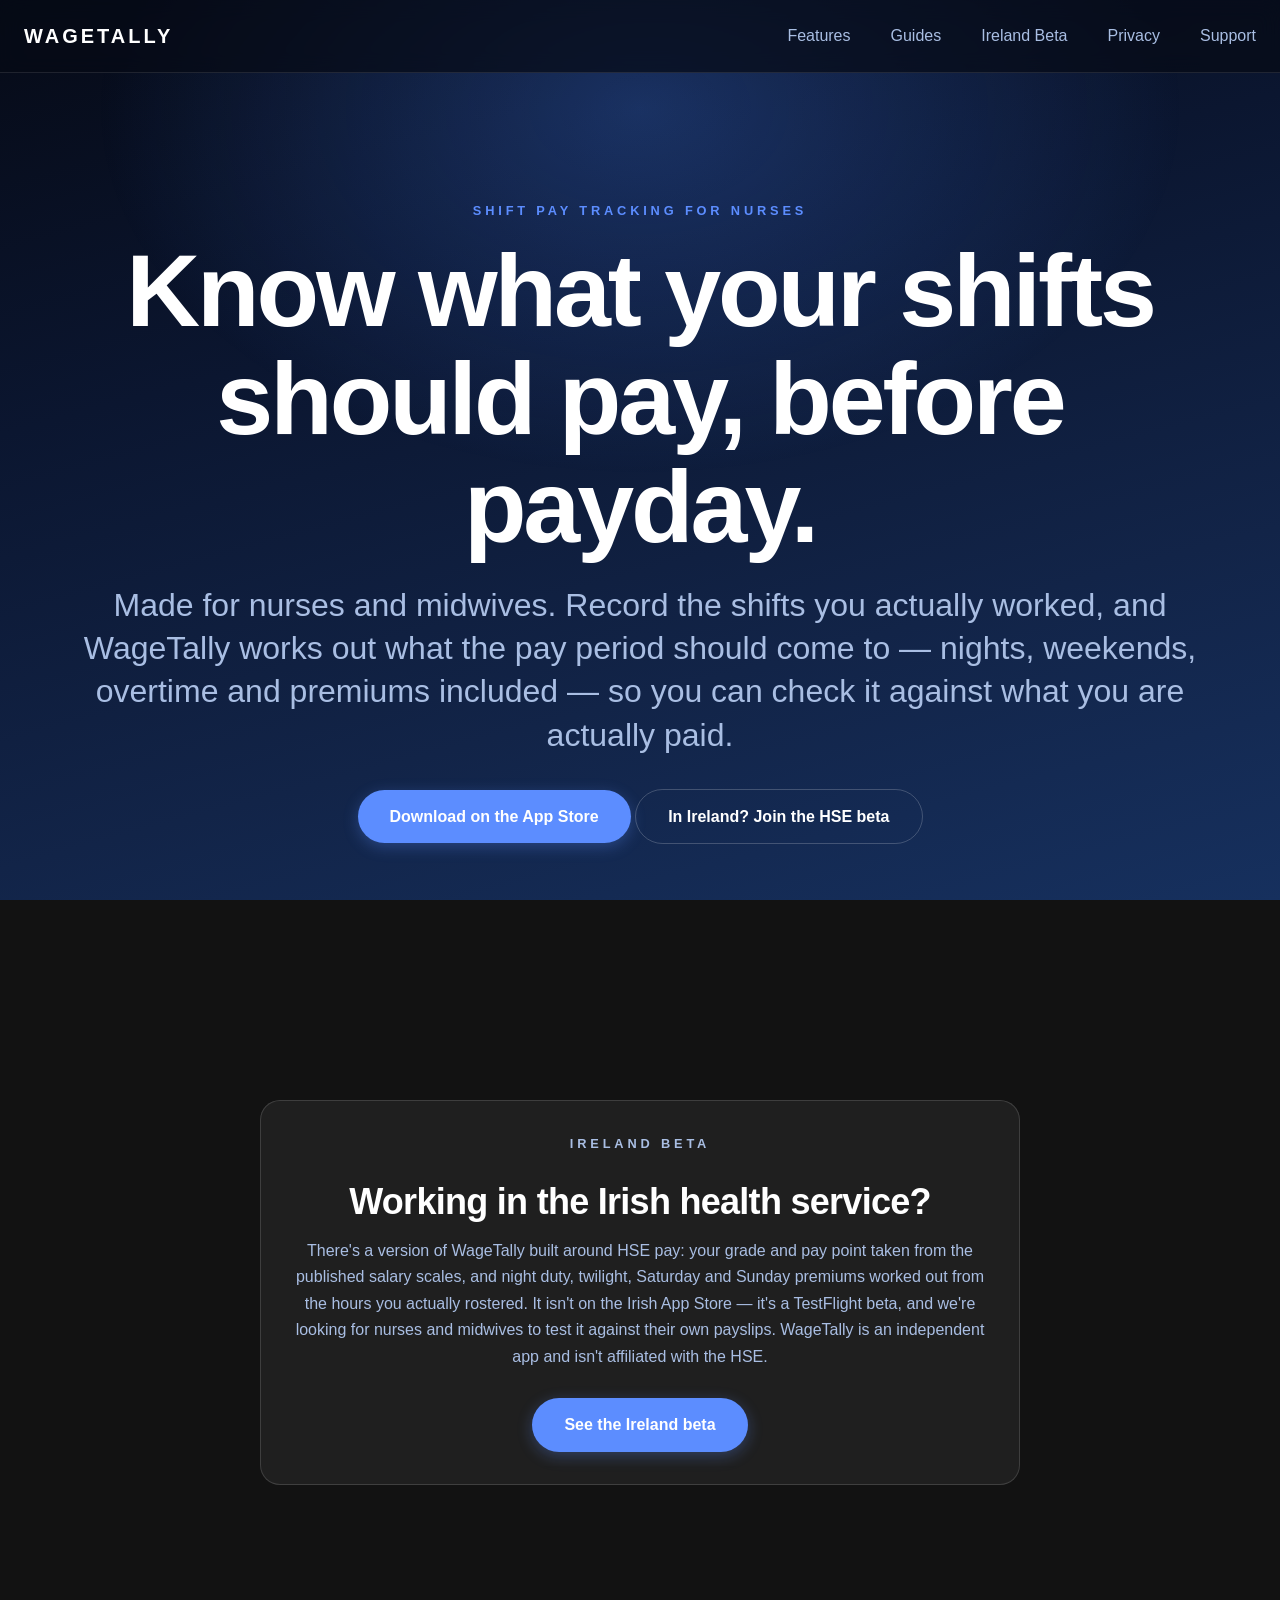
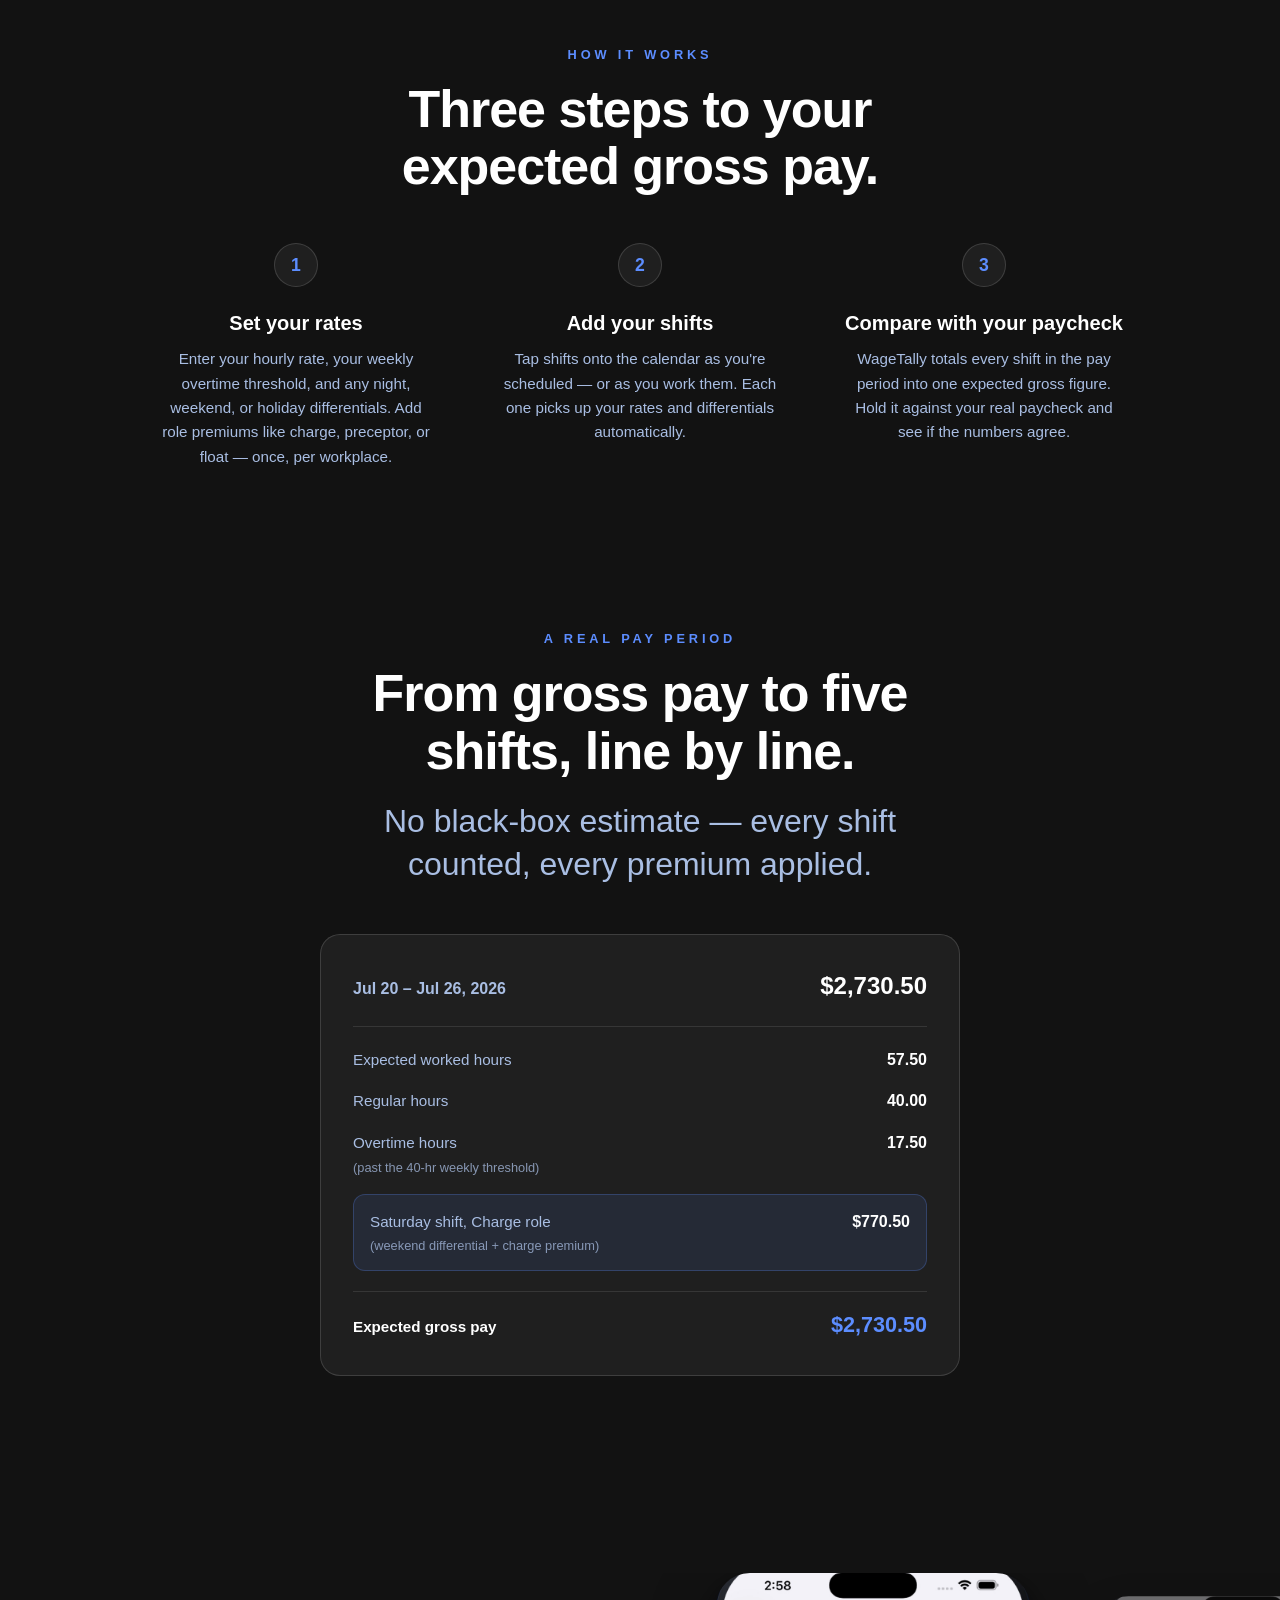
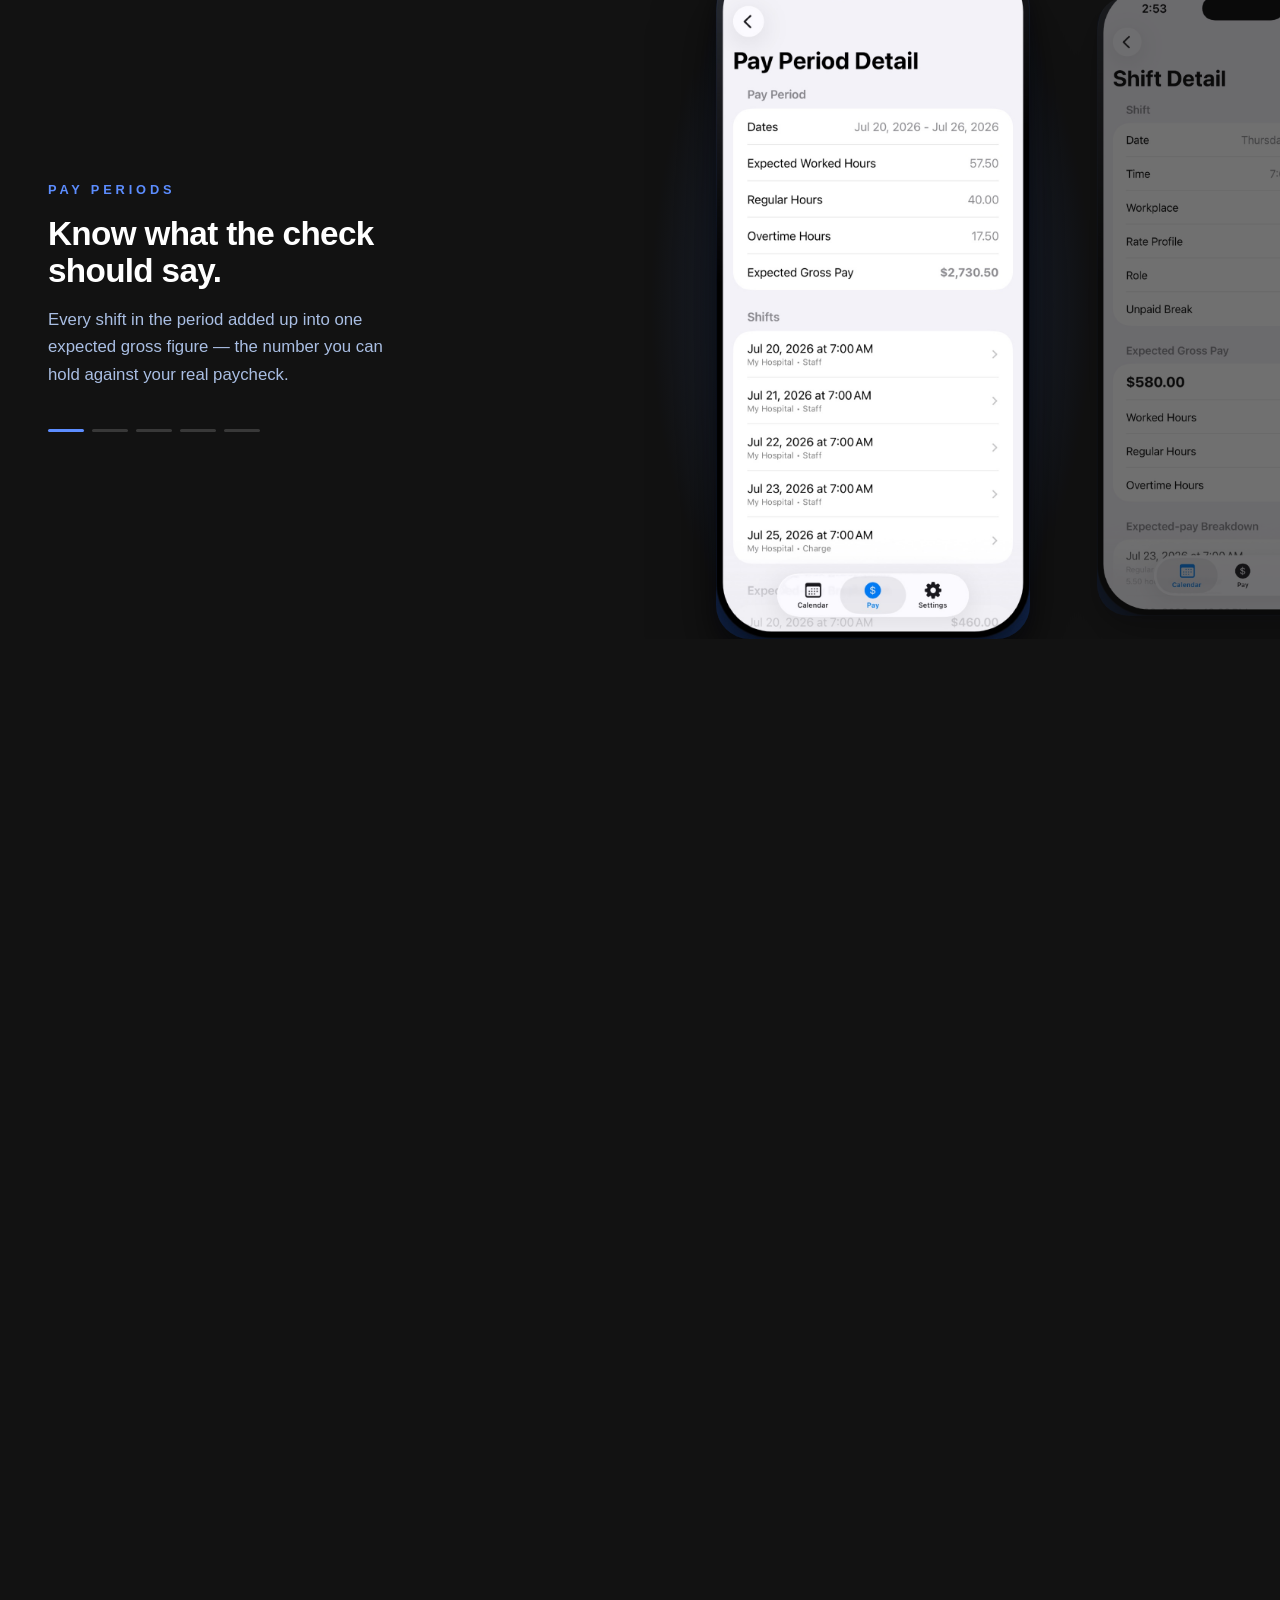
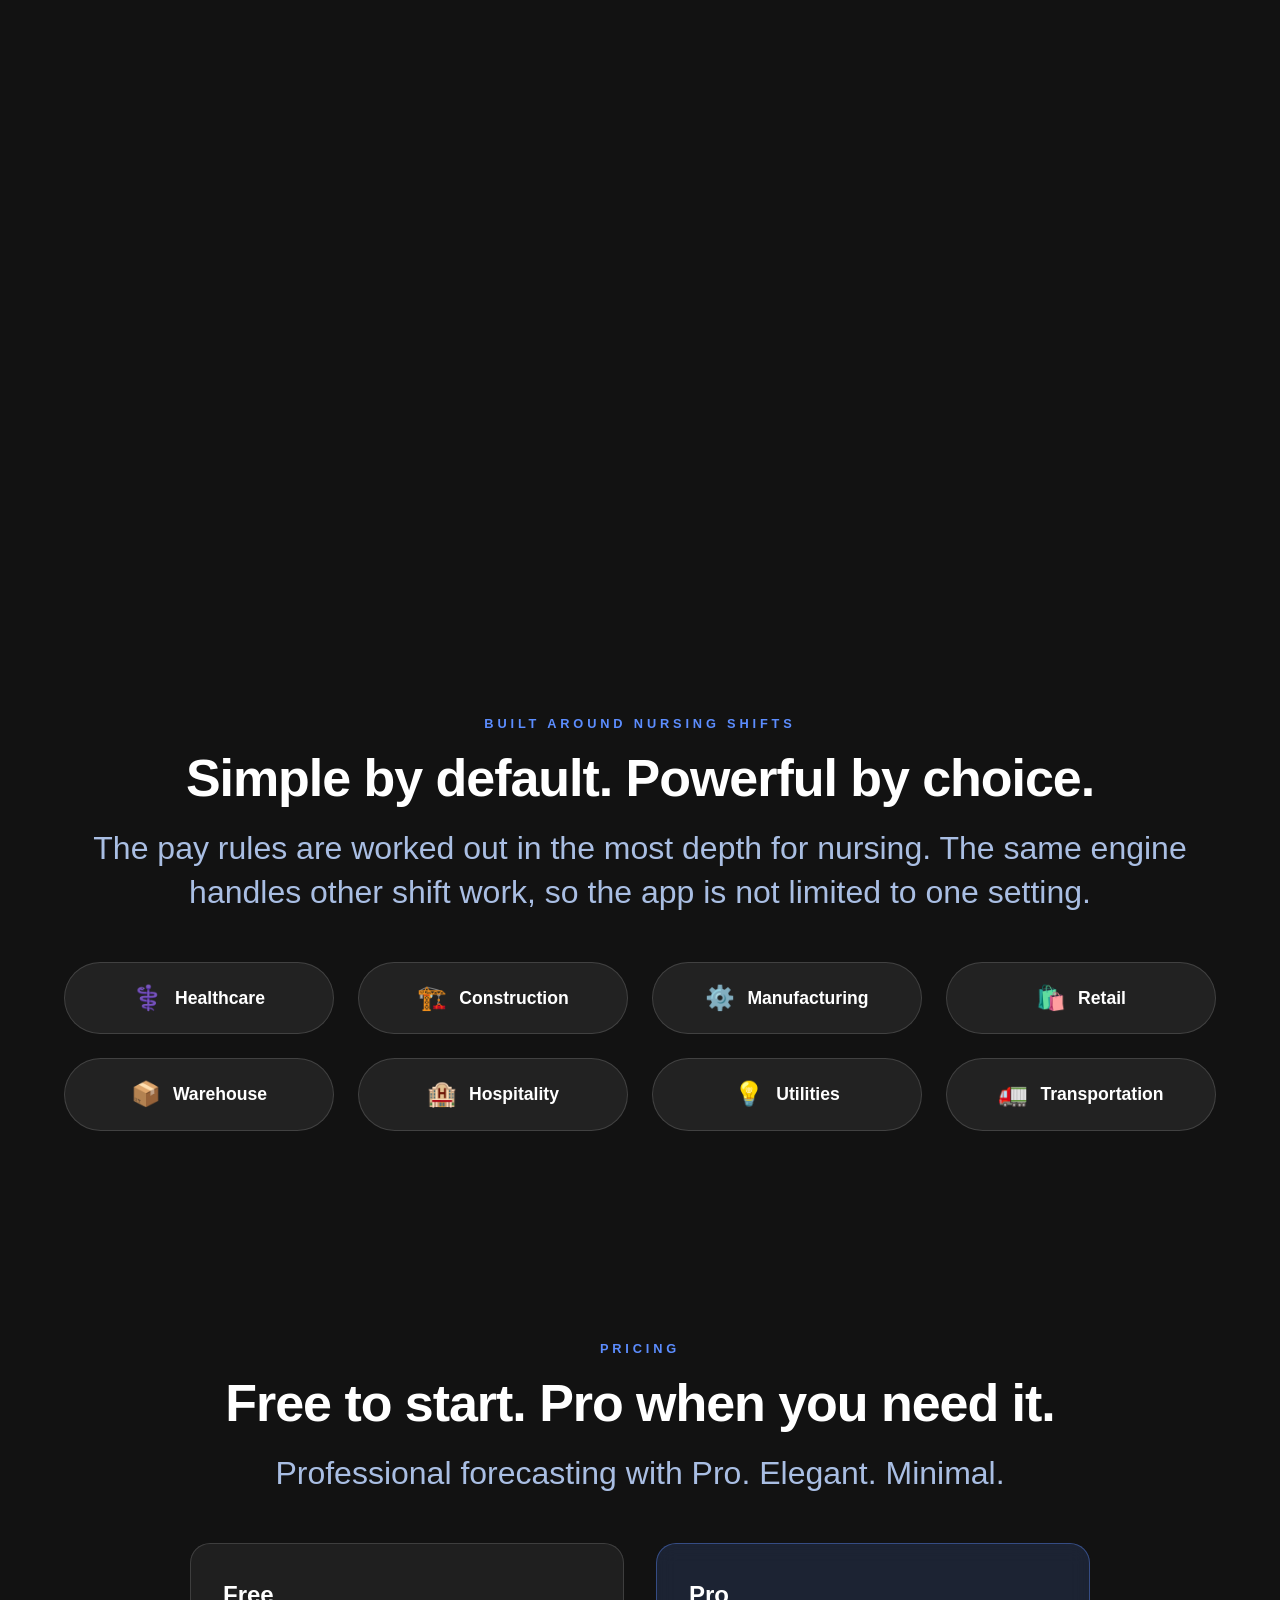
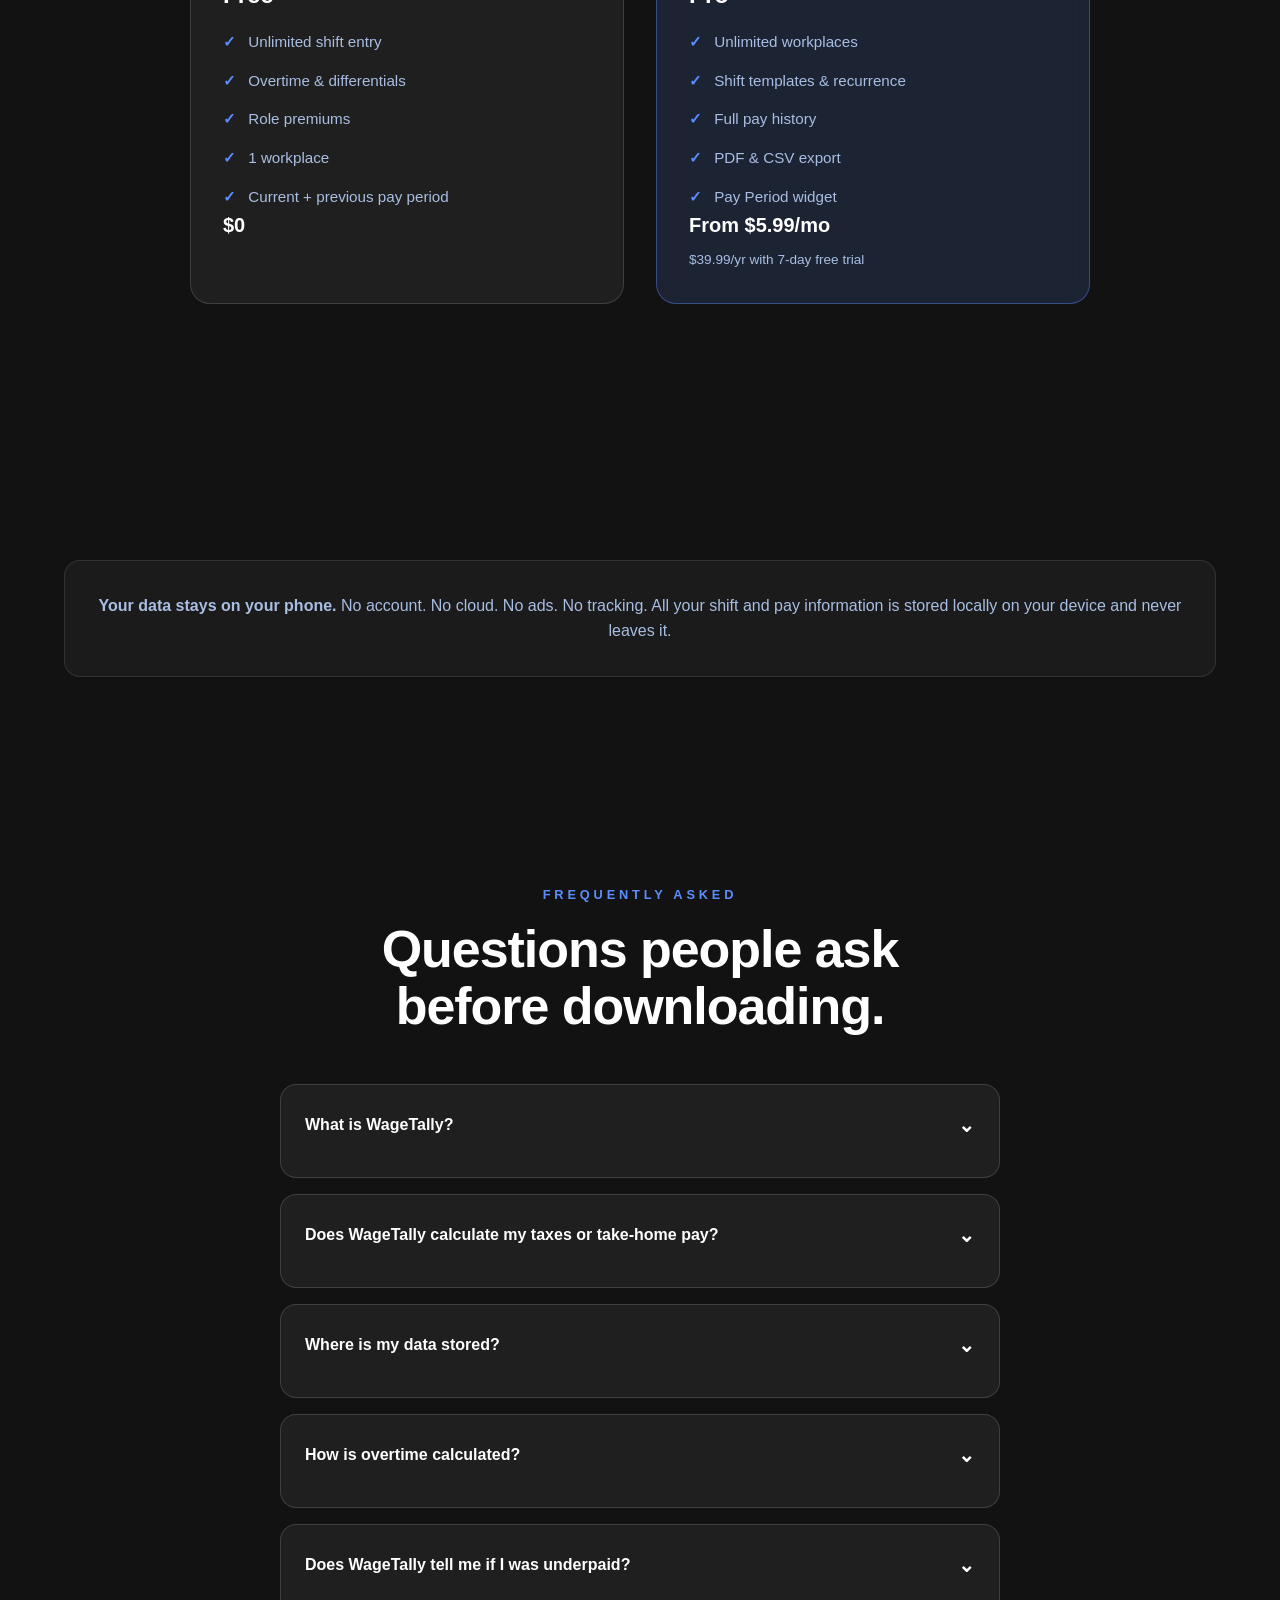
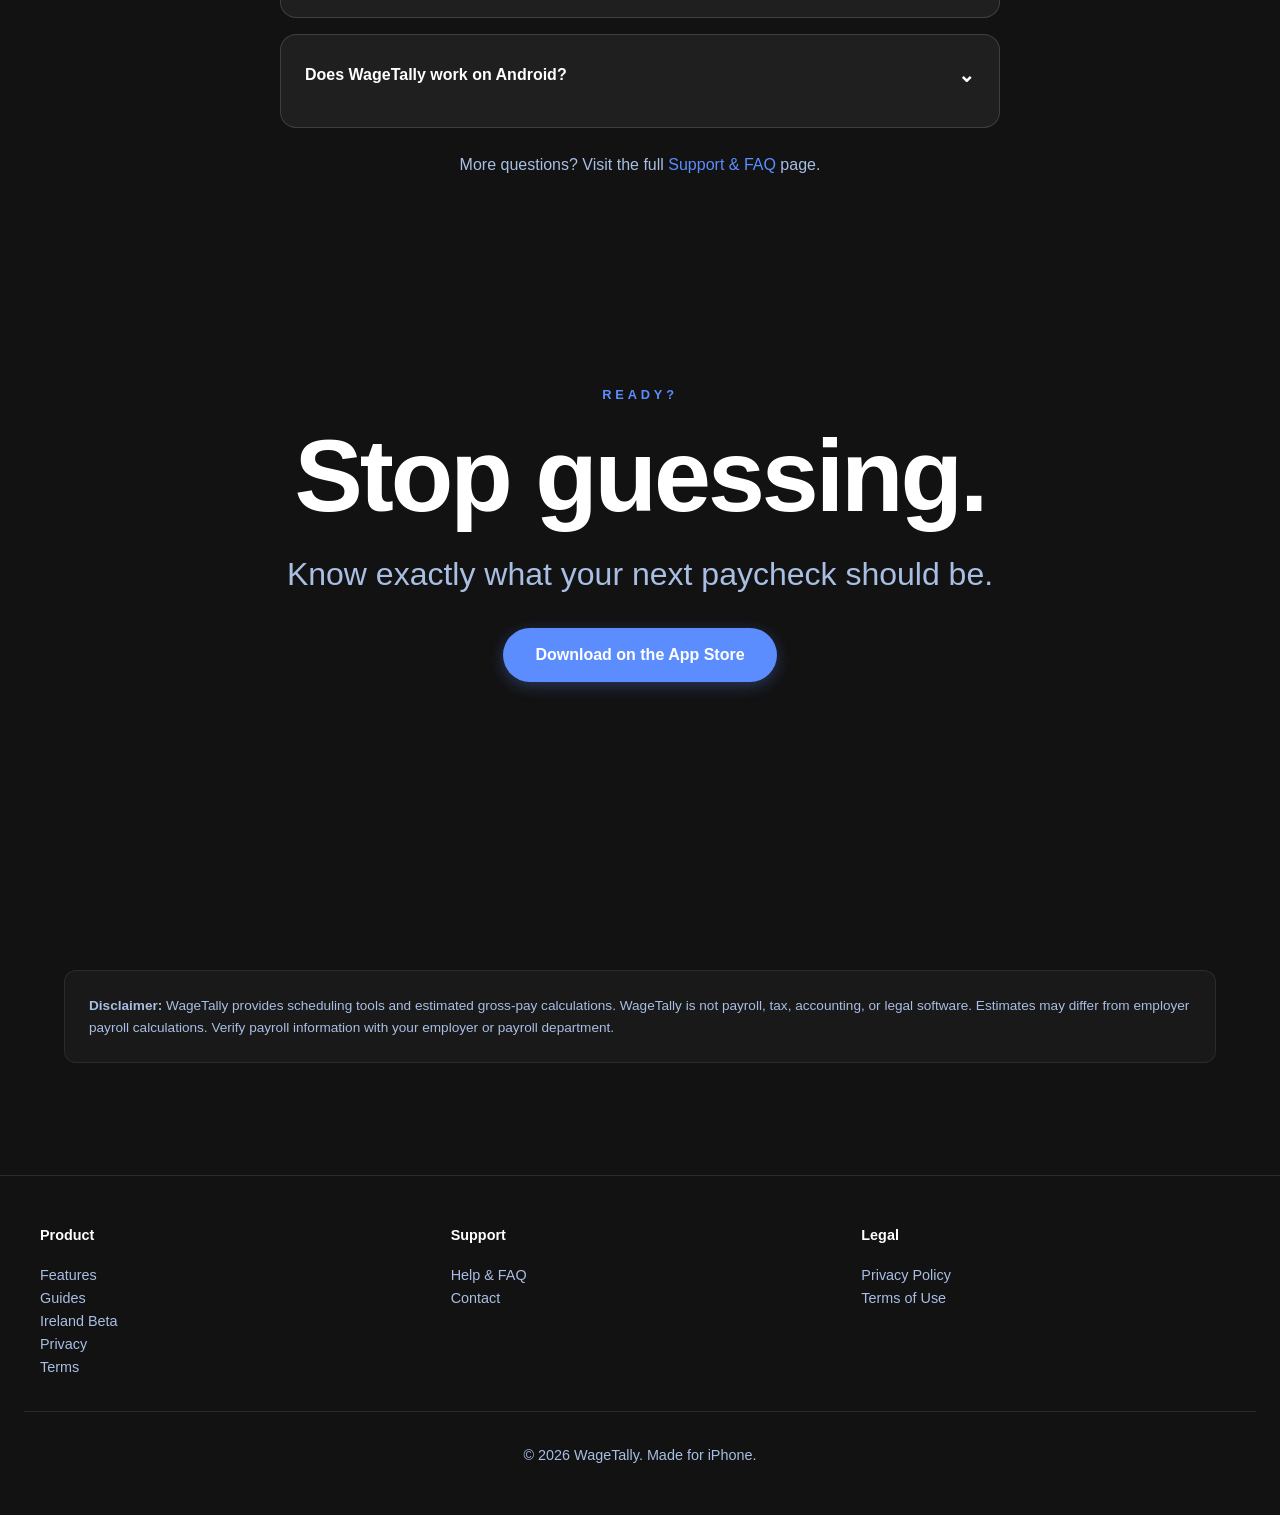
<file: index.html>
<!DOCTYPE html>
<html lang="en">
<head>
  <meta charset="UTF-8">
  <meta name="viewport" content="width=device-width, initial-scale=1.0">
  <title>WageTally – Shift Pay Tracking for Nurses</title>
  <meta name="description" content="Shift pay tracking for nurses. Record the shifts you actually worked and WageTally works out what the pay period should come to — nights, weekends and overtime included.">

  <!-- Open Graph -->
  <meta property="og:title" content="WageTally – Shift Pay Tracking for Nurses">
  <meta property="og:description" content="Record the shifts you worked and see what the pay period should come to. Built for nurses, with HSE pay support for Ireland in beta.">
  <meta property="og:image" content="https://wage-tally.com/assets/WageTally-og.jpg">
  <meta property="og:type" content="website">
  <link rel="canonical" href="https://wage-tally.com/">

  <!-- Country targeting. WageTally has no .ie domain, so the Ireland signal has
       to come from hreflang rather than a ccTLD. The set is reciprocal — /ie/
       carries the identical block — which is what makes it valid. -->
  <link rel="alternate" hreflang="en-IE" href="https://wage-tally.com/ie/">
  <link rel="alternate" hreflang="en" href="https://wage-tally.com/">
  <link rel="alternate" hreflang="x-default" href="https://wage-tally.com/">

  <!-- JSON-LD Structured Data -->
  <script type="application/ld+json">
  {
    "@context": "https://schema.org/",
    "@type": "SoftwareApplication",
    "name": "WageTally",
    "description": "Calculate your expected gross pay for every shift. Compare it against your actual paycheck to catch mistakes.",
    "operatingSystem": "iOS",
    "applicationCategory": "FinanceApplication",
    "downloadUrl": "https://apps.apple.com/app/id6794703602",
    "offers": [
      {
        "@type": "Offer",
        "price": "0",
        "priceCurrency": "USD",
        "name": "Free"
      },
      {
        "@type": "Offer",
        "price": "5.99",
        "priceCurrency": "USD",
        "name": "Pro Monthly",
        "description": "From $5.99/mo"
      },
      {
        "@type": "Offer",
        "price": "39.99",
        "priceCurrency": "USD",
        "name": "Pro Annual",
        "description": "$39.99/yr with 7-day free trial"
      }
    ]
  }
  </script>

  <script type="application/ld+json">
  {
    "@context": "https://schema.org/",
    "@type": "Organization",
    "name": "WageTally",
    "url": "https://wage-tally.com/",
    "logo": "https://wage-tally.com/assets/WageTally-og.jpg"
  }
  </script>

  <script type="application/ld+json">
  {
    "@context": "https://schema.org/",
    "@type": "WebSite",
    "name": "WageTally",
    "url": "https://wage-tally.com/"
  }
  </script>

  <script type="application/ld+json">
  {
    "@context": "https://schema.org/",
    "@type": "FAQPage",
    "mainEntity": [
      {
        "@type": "Question",
        "name": "What is WageTally?",
        "acceptedAnswer": {
          "@type": "Answer",
          "text": "WageTally is an iOS app that helps nurses and other hourly workers track their shifts and calculate their expected gross pay — including overtime, differentials, and role premiums. You enter your shifts and rates, and WageTally does the math so you can compare your expected pay against your actual paycheck."
        }
      },
      {
        "@type": "Question",
        "name": "Does WageTally calculate my taxes or take-home pay?",
        "acceptedAnswer": {
          "@type": "Answer",
          "text": "No. WageTally calculates gross pay only — the total you earn before taxes, deductions, or other withholdings. It does not calculate taxes, net/take-home pay, or anything related to payroll withholding."
        }
      },
      {
        "@type": "Question",
        "name": "Where is my data stored?",
        "acceptedAnswer": {
          "@type": "Answer",
          "text": "All your data — shifts, rates, workplaces, differentials, and role premiums — is stored locally on your iPhone only. It is never transmitted to a server, cloud, or third party."
        }
      },
      {
        "@type": "Question",
        "name": "How is overtime calculated?",
        "acceptedAnswer": {
          "@type": "Answer",
          "text": "WageTally calculates weekly overtime based on a threshold you set (default 40 hours per week). Hours worked beyond that threshold in a week are classified as overtime. WageTally does not calculate daily overtime."
        }
      },
      {
        "@type": "Question",
        "name": "Does WageTally tell me if I was underpaid?",
        "acceptedAnswer": {
          "@type": "Answer",
          "text": "WageTally shows you the difference between your expected gross pay and your actual paycheck. It does not provide legal advice or determine whether you were actually underpaid — always verify with your employer or payroll department."
        }
      },
      {
        "@type": "Question",
        "name": "Does WageTally work on Android?",
        "acceptedAnswer": {
          "@type": "Answer",
          "text": "No. WageTally is an iOS app and requires an iPhone with iOS 17 or later."
        }
      }
    ]
  }
  </script>

  <link rel="stylesheet" href="styles.css?v=17">
  <link rel="icon" type="image/svg+xml" href="data:image/svg+xml,<svg xmlns='http://www.w3.org/2000/svg' viewBox='0 0 100 100'><text y='75' font-size='75' font-weight='bold' fill='%235C8DFF'>$</text></svg>">
  <!-- Google tag (gtag.js) — GA4. Consent Mode v2 defaults every storage type
       to denied, so no analytics cookies are set. That keeps /ie/ inside the
       ePrivacy consent rules and keeps the privacy policy accurate. -->
  <script async src="https://www.googletagmanager.com/gtag/js?id=G-8NJ8VV0837"></script>
  <script>
    window.dataLayer = window.dataLayer || [];
    function gtag(){dataLayer.push(arguments);}
    gtag('consent', 'default', {
      'ad_storage': 'denied',
      'ad_user_data': 'denied',
      'ad_personalization': 'denied',
      'analytics_storage': 'denied'
    });
    gtag('js', new Date());
    gtag('config', 'G-8NJ8VV0837');
  </script>
</head>
<body>
  <!-- Navigation -->
  <header>
    <div class="nav-container">
      <a href="index.html" class="logo">WAGETALLY</a>
      <nav class="nav-links" aria-label="Main">
        <ul>
          <li><a href="#features">Features</a></li>
          <li><a href="articles/">Guides</a></li>
          <li><a href="ie/">Ireland Beta</a></li>
          <li><a href="privacy.html">Privacy</a></li>
          <li><a href="support.html">Support</a></li>
        </ul>
      </nav>
      <button class="mobile-menu-btn" aria-label="Toggle menu">☰</button>
    </div>
  </header>

  <!-- Hero Section -->
  <section class="section-hero">
    <div class="container">
      <div class="hero-text">
        <p class="eyebrow">SHIFT PAY TRACKING FOR NURSES</p>
        <h1>Know what your shifts should pay, before payday.</h1>
        <p class="subheading">Made for nurses and midwives. Record the shifts you actually worked, and WageTally works out what the pay period should come to — nights, weekends, overtime and premiums included — so you can check it against what you are actually paid.</p>
        <a href="https://apps.apple.com/app/id6794703602" class="btn btn-primary">Download on the App Store</a>
        <!-- The App Store listing is the US app. Ireland is a TestFlight beta, so
             an Irish nurse arriving on a shared link needs her route in the hero
             rather than one scroll further down, where a tap on the button above
             would have sent her to a store listing she cannot install from. -->
        <a href="ie/" class="btn btn-secondary">In Ireland? Join the HSE beta</a>
      </div>
    </div>
  </section>

  <!-- Ireland band. There is no .ie domain, so Ireland lives at /ie/ on the
       global domain and this page is what wage-tally.com serves at its root — a
       nurse arriving from an outreach message has to find something built for
       her without hunting the nav. Everything below here is the US story, in
       dollars, and the Irish build is a beta on TestFlight rather than a
       storefront listing. Kept to one card so it reads as a doorway, not a
       competing pitch. -->
  <section class="section" aria-labelledby="ireland-band-heading">
    <div class="container">
      <div class="glass-card home-ireland">
        <p class="eyebrow">Ireland Beta</p>
        <h2 id="ireland-band-heading">Working in the Irish health service?</h2>
        <p>There's a version of WageTally built around HSE pay: your grade and pay point taken from the published salary scales, and night duty, twilight, Saturday and Sunday premiums worked out from the hours you actually rostered. It isn't on the Irish App Store — it's a TestFlight beta, and we're looking for nurses and midwives to test it against their own payslips. WageTally is an independent app and isn't affiliated with the HSE.</p>
        <a href="ie/" class="btn btn-primary">See the Ireland beta</a>
      </div>
    </div>
  </section>

  <!-- How It Works -->
  <section class="section" aria-labelledby="how-it-works-heading">
    <div class="container">
      <div class="section-intro">
        <p class="eyebrow">HOW IT WORKS</p>
        <h2 id="how-it-works-heading">Three steps to your expected gross pay.</h2>
      </div>

      <ol class="steps">
        <li class="step">
          <span class="step-number">1</span>
          <h3>Set your rates</h3>
          <p>Enter your hourly rate, your weekly overtime threshold, and any night, weekend, or holiday differentials. Add role premiums like charge, preceptor, or float — once, per workplace.</p>
        </li>
        <li class="step">
          <span class="step-number">2</span>
          <h3>Add your shifts</h3>
          <p>Tap shifts onto the calendar as you're scheduled — or as you work them. Each one picks up your rates and differentials automatically.</p>
        </li>
        <li class="step">
          <span class="step-number">3</span>
          <h3>Compare with your paycheck</h3>
          <p>WageTally totals every shift in the pay period into one expected gross figure. Hold it against your real paycheck and see if the numbers agree.</p>
        </li>
      </ol>
    </div>
  </section>

  <!-- Worked Example
       Mirrors the numbers shown in gallery slide 01 and 04. Screenshots
       aren't indexable text, so the same real pay period is repeated here
       as semantic HTML — the only copy of these numbers a search engine or
       screen reader can actually read. -->
  <section class="section" aria-labelledby="worked-example-heading">
    <div class="container">
      <div class="section-intro">
        <p class="eyebrow">A REAL PAY PERIOD</p>
        <h2 id="worked-example-heading">From gross pay to five shifts, line by line.</h2>
        <p class="subheading">No black-box estimate — every shift counted, every premium applied.</p>
      </div>

      <div class="worked-example glass-card">
        <div class="worked-example-header">
          <span>Jul 20 – Jul 26, 2026</span>
          <span class="worked-example-total">$2,730.50</span>
        </div>
        <dl class="worked-example-rows">
          <div class="worked-example-row">
            <dt>Expected worked hours</dt>
            <dd>57.50</dd>
          </div>
          <div class="worked-example-row">
            <dt>Regular hours</dt>
            <dd>40.00</dd>
          </div>
          <div class="worked-example-row">
            <dt>Overtime hours <span class="worked-example-note">(past the 40-hr weekly threshold)</span></dt>
            <dd>17.50</dd>
          </div>
          <div class="worked-example-row worked-example-highlight">
            <dt>Saturday shift, Charge role <span class="worked-example-note">(weekend differential + charge premium)</span></dt>
            <dd>$770.50</dd>
          </div>
          <div class="worked-example-row worked-example-row-total">
            <dt>Expected gross pay</dt>
            <dd>$2,730.50</dd>
          </div>
        </dl>
      </div>
    </div>
  </section>

  <!-- Feature gallery.
       The source PNGs are 1290x2796 App Store compositions; the device sits at
       x 265-1024 in every one of them. .device crops to just the phone so the
       headlines can be real web type instead of pixels. --crop-y is the only
       per-slide value: the comps differ solely in vertical offset. -->
  <section id="features" class="pin">
    <div class="pin-stage">
      <div class="pin-copy">
        <p class="eyebrow" data-copy="eyebrow">Pay periods</p>
        <h2 data-copy="title">Know what the check should say.</h2>
        <p data-copy="body">Every shift in the period added up into one expected gross figure — the number you can hold against your real paycheck.</p>
        <ol class="pin-rail" aria-hidden="true">
          <li class="is-active"></li><li></li><li></li><li></li><li></li>
        </ol>
      </div>

      <div class="pin-viewport">
      <div class="pin-track" role="region" aria-label="WageTally app screens" tabindex="0">
        <figure class="slide">
          <div class="device" style="--crop-y:-59.553%">
            <img src="assets/web/ShiftProof-01-KnowYourNextPaycheck.jpg" width="1400" height="3035" alt="Pay Period Detail screen showing 57.50 expected worked hours split into 40.00 regular and 17.50 overtime, for an expected gross pay of $2,730.50, above the list of shifts in that period.">
          </div>
          <figcaption>
            <p class="eyebrow">Pay periods</p>
            <h3>Know what the check should say.</h3>
            <p>Every shift in the period added up into one expected gross figure — the number you can hold against your real paycheck.</p>
          </figcaption>
        </figure>

        <figure class="slide">
          <div class="device" style="--crop-y:-62.655%">
            <img src="assets/web/ShiftProof-02-AutomaticOvertime.jpg" width="1400" height="3035" loading="lazy" alt="Shift Detail screen for a 7:00 AM to 7:00 PM shift, breaking 11.50 worked hours into 5.50 regular and 6.00 overtime hours for $580.00 expected gross pay.">
          </div>
          <figcaption>
            <p class="eyebrow">Overtime</p>
            <h3>Past your weekly threshold, counted for you.</h3>
            <p>Set the weekly threshold once. Regular and overtime hours are split automatically, every week.</p>
          </figcaption>
        </figure>

        <figure class="slide">
          <div class="device" style="--crop-y:-59.553%">
            <img src="assets/web/ShiftProof-03-TrackEveryShift.jpg" width="1400" height="3035" loading="lazy" alt="Month calendar for July 2026 with 7:00 AM shift chips placed across the working week of the 20th through the 25th.">
          </div>
          <figcaption>
            <p class="eyebrow">Schedule</p>
            <h3>A calendar built for shift work.</h3>
            <p>Add a shift in seconds and see the whole month at a glance.</p>
          </figcaption>
        </figure>

        <figure class="slide">
          <div class="device" style="--crop-y:-62.655%">
            <img src="assets/web/ShiftProof-04-NeverMissPremiumPay.jpg" width="1400" height="3035" loading="lazy" alt="Shift Detail for a Saturday shift worked in the Charge role, showing $770.50 expected gross pay with all 11.50 hours counted as overtime.">
          </div>
          <figcaption>
            <p class="eyebrow">Premium pay</p>
            <h3>Differentials and role pay, never missed.</h3>
            <p>Night, weekend and holiday differentials, plus charge, preceptor and float premiums — all folded into the expected gross.</p>
          </figcaption>
        </figure>

        <figure class="slide">
          <div class="device" style="--crop-y:-59.553%">
            <img src="assets/web/ShiftProof-05-MonthlyEarnings.jpg" width="1400" height="3035" loading="lazy" alt="Pay tab listing two pay periods: 57.50 hours totalling $2,730.50, and 11.50 hours totalling $460.00.">
          </div>
          <figcaption>
            <p class="eyebrow">History</p>
            <h3>Every pay period, in one place.</h3>
            <p>Look back across periods to see what you earned and when.</p>
          </figcaption>
        </figure>
      </div>
      </div>
    </div>
  </section>

  <!-- Industries Section -->
  <section class="section">
    <div class="container">
      <div style="text-align: center; margin-bottom: 3rem;">
        <p class="eyebrow">BUILT AROUND NURSING SHIFTS</p>
        <h2>Simple by default. Powerful by choice.</h2>
        <p class="subheading">The pay rules are worked out in the most depth for nursing. The same engine handles other shift work, so the app is not limited to one setting.</p>
      </div>

      <div class="industries">
        <div class="industry-pill">
          <span class="industry-icon">⚕️</span>
          <span>Healthcare</span>
        </div>
        <div class="industry-pill">
          <span class="industry-icon">🏗️</span>
          <span>Construction</span>
        </div>
        <div class="industry-pill">
          <span class="industry-icon">⚙️</span>
          <span>Manufacturing</span>
        </div>
        <div class="industry-pill">
          <span class="industry-icon">🛍️</span>
          <span>Retail</span>
        </div>
        <div class="industry-pill">
          <span class="industry-icon">📦</span>
          <span>Warehouse</span>
        </div>
        <div class="industry-pill">
          <span class="industry-icon">🏨</span>
          <span>Hospitality</span>
        </div>
        <div class="industry-pill">
          <span class="industry-icon">💡</span>
          <span>Utilities</span>
        </div>
        <div class="industry-pill">
          <span class="industry-icon">🚛</span>
          <span>Transportation</span>
        </div>
      </div>

    </div>
  </section>

  <!-- Pricing Section -->
  <section class="section">
    <div class="container">
      <div style="text-align: center; margin-bottom: 3rem;">
        <p class="eyebrow">PRICING</p>
        <h2>Free to start. Pro when you need it.</h2>
        <p class="subheading">Professional forecasting with Pro. Elegant. Minimal.</p>
      </div>

      <div class="pricing-grid">
        <!-- Free Tier -->
        <div class="glass-card">
          <h3>Free</h3>
          <ul class="pricing-features">
            <li>Unlimited shift entry</li>
            <li>Overtime & differentials</li>
            <li>Role premiums</li>
            <li>1 workplace</li>
            <li>Current + previous pay period</li>
          </ul>
          <div class="pricing-cta">$0</div>
        </div>

        <!-- Pro Tier -->
        <div class="glass-card glass-card-pro">
          <h3>Pro</h3>
          <ul class="pricing-features">
            <li>Unlimited workplaces</li>
            <li>Shift templates & recurrence</li>
            <li>Full pay history</li>
            <li>PDF & CSV export</li>
            <li>Pay Period widget</li>
          </ul>
          <div class="pricing-cta">From $5.99/mo</div>
          <p style="font-size: 0.85rem; color: var(--color-text-secondary); margin-top: 0.5rem;">$39.99/yr with 7-day free trial</p>
        </div>
      </div>

    </div>
  </section>

  <!-- Privacy Strip -->
  <section class="section">
    <div class="container">
      <div class="privacy-strip">
        <p><strong>Your data stays on your phone.</strong> No account. No cloud. No ads. No tracking. All your shift and pay information is stored locally on your device and never leaves it.</p>
      </div>
    </div>
  </section>

  <!-- FAQ -->
  <section class="section" aria-labelledby="faq-heading">
    <div class="container">
      <div class="section-intro">
        <p class="eyebrow">FREQUENTLY ASKED</p>
        <h2 id="faq-heading">Questions people ask before downloading.</h2>
      </div>

      <div class="faq-list">
      <div class="faq-item">
        <div class="faq-question">
          <span>What is WageTally?</span>
          <span class="faq-toggle">⌄</span>
        </div>
        <div class="faq-answer">
          <p>WageTally is an iOS app that helps nurses and other hourly workers track their shifts and calculate their expected gross pay — including overtime, differentials, and role premiums. You enter your shifts and rates, and WageTally does the math so you can compare your expected pay against your actual paycheck.</p>
        </div>
      </div>

      <div class="faq-item">
        <div class="faq-question">
          <span>Does WageTally calculate my taxes or take-home pay?</span>
          <span class="faq-toggle">⌄</span>
        </div>
        <div class="faq-answer">
          <p>No. WageTally calculates <strong>gross pay only</strong> — the total you earn before taxes, deductions, or other withholdings. It does not calculate taxes, net/take-home pay, or anything related to payroll withholding.</p>
        </div>
      </div>

      <div class="faq-item">
        <div class="faq-question">
          <span>Where is my data stored?</span>
          <span class="faq-toggle">⌄</span>
        </div>
        <div class="faq-answer">
          <p>All your data — shifts, rates, workplaces, differentials, and role premiums — is stored <strong>locally on your iPhone only</strong>. It is never transmitted to a server, cloud, or third party.</p>
        </div>
      </div>

      <div class="faq-item">
        <div class="faq-question">
          <span>How is overtime calculated?</span>
          <span class="faq-toggle">⌄</span>
        </div>
        <div class="faq-answer">
          <p>WageTally calculates <strong>weekly overtime</strong> based on a threshold you set (default 40 hours per week). Hours worked beyond that threshold in a week are classified as overtime. WageTally does <strong>not</strong> calculate daily overtime.</p>
        </div>
      </div>

      <div class="faq-item">
        <div class="faq-question">
          <span>Does WageTally tell me if I was underpaid?</span>
          <span class="faq-toggle">⌄</span>
        </div>
        <div class="faq-answer">
          <p>WageTally shows you the <strong>difference between your expected gross pay and your actual paycheck</strong>. It does <strong>not</strong> provide legal advice or determine whether you were actually underpaid — always verify with your employer or payroll department.</p>
        </div>
      </div>

      <div class="faq-item">
        <div class="faq-question">
          <span>Does WageTally work on Android?</span>
          <span class="faq-toggle">⌄</span>
        </div>
        <div class="faq-answer">
          <p>No. WageTally is an iOS app and requires an iPhone with iOS 17 or later.</p>
        </div>
      </div>
      </div>

      <p class="faq-more">More questions? Visit the full <a href="support.html">Support &amp; FAQ</a> page.</p>
    </div>
  </section>

  <!-- Final CTA -->
  <section class="section-hero">
    <div class="container">
      <div class="hero-text">
        <p class="eyebrow">READY?</p>
        <h2 class="cta-heading">Stop guessing.</h2>
        <p class="subheading">Know exactly what your next paycheck should be.</p>
        <a href="https://apps.apple.com/app/id6794703602" class="btn btn-primary">Download on the App Store</a>
      </div>
    </div>
  </section>

  <!-- Disclaimer -->
  <section class="section">
    <div class="container">
      <div class="disclaimer">
        <p><strong>Disclaimer:</strong> WageTally provides scheduling tools and estimated gross-pay calculations. WageTally is not payroll, tax, accounting, or legal software. Estimates may differ from employer payroll calculations. Verify payroll information with your employer or payroll department.</p>
      </div>
    </div>
  </section>

  <!-- Footer -->
  <footer>
    <div class="footer-content">
      <div class="footer-section">
        <h4>Product</h4>
        <ul>
          <li><a href="#features">Features</a></li>
          <li><a href="articles/">Guides</a></li>
          <li><a href="ie/">Ireland Beta</a></li>
          <li><a href="privacy.html">Privacy</a></li>
          <li><a href="terms.html">Terms</a></li>
        </ul>
      </div>
      <div class="footer-section">
        <h4>Support</h4>
        <ul>
          <li><a href="support.html">Help & FAQ</a></li>
          <li><a href="mailto:brock@wage-tally.com">Contact</a></li>
        </ul>
      </div>
      <div class="footer-section">
        <h4>Legal</h4>
        <ul>
          <li><a href="privacy.html">Privacy Policy</a></li>
          <li><a href="terms.html">Terms of Use</a></li>
        </ul>
      </div>
    </div>
    <div class="footer-bottom">
      <p>&copy; 2026 WageTally. Made for iPhone.</p>
    </div>
  </footer>

  <script src="main.js?v=16"></script>
</body>
</html>
</file>
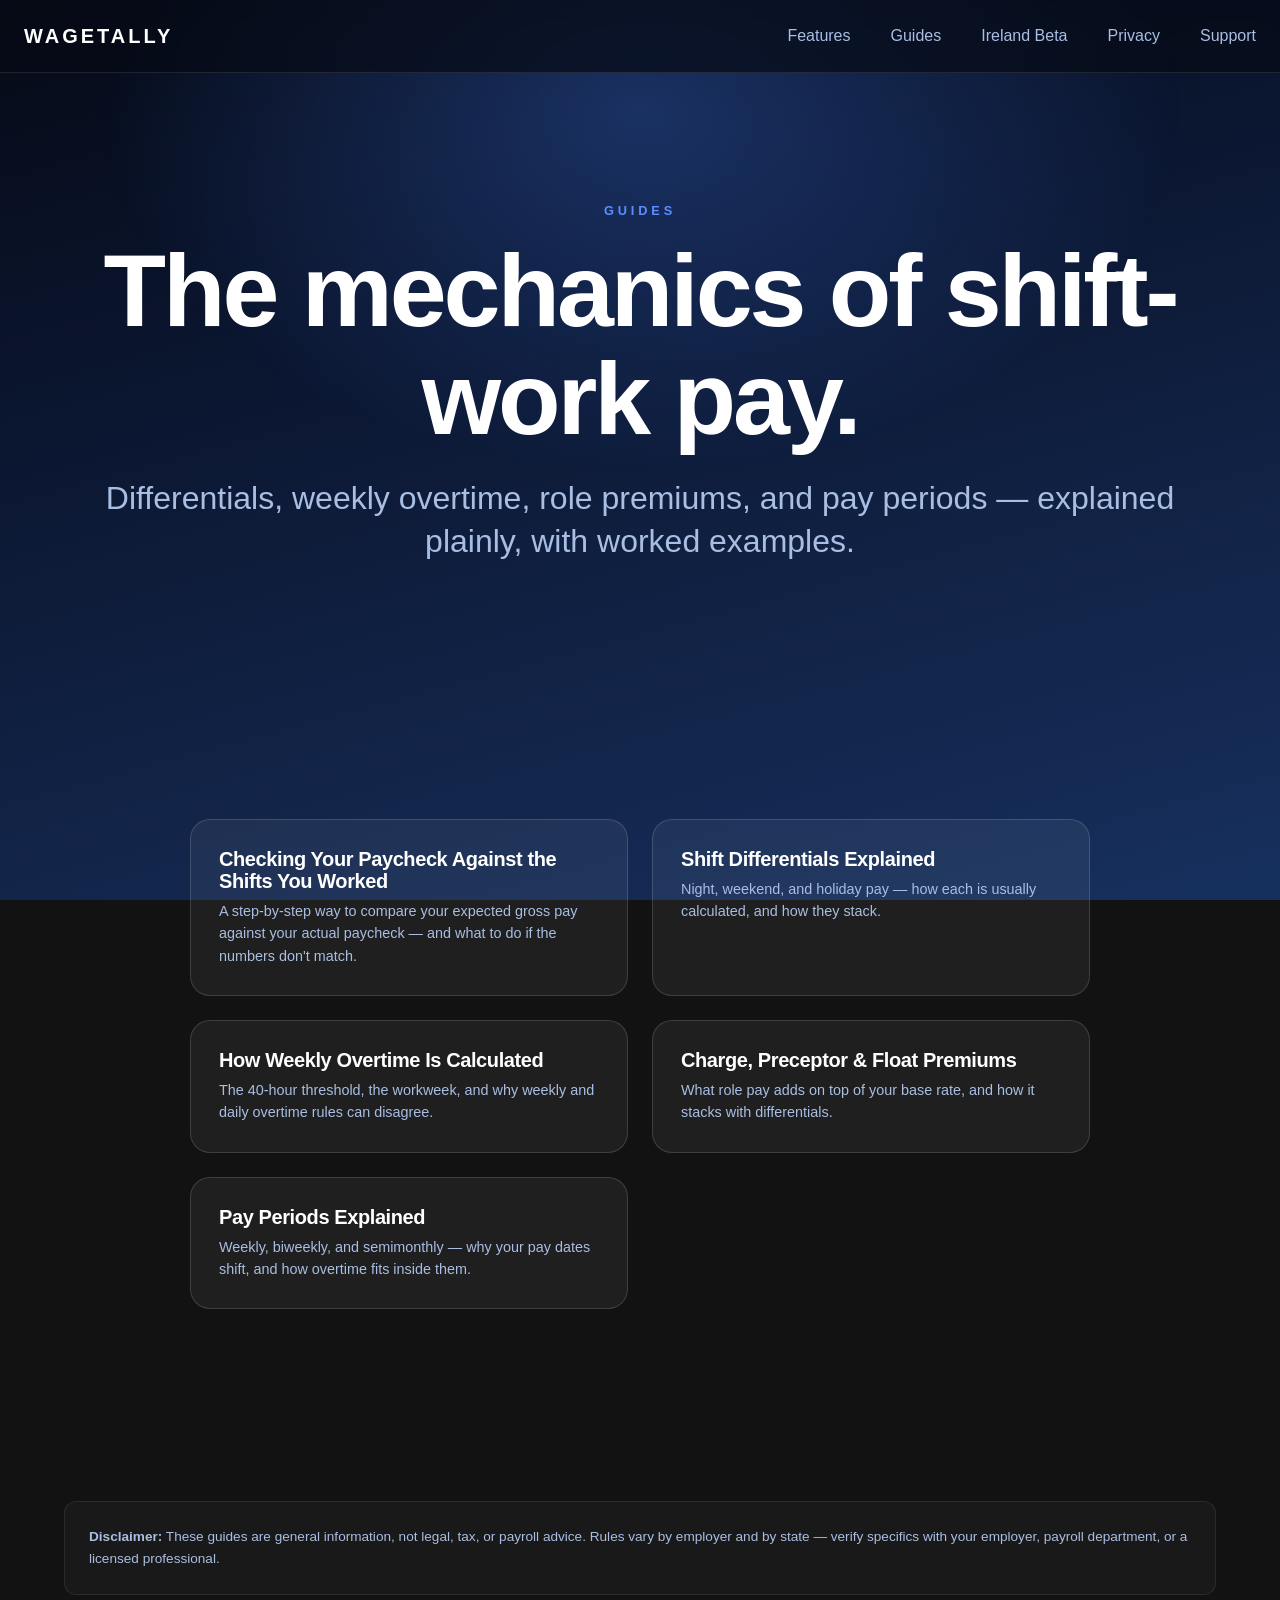
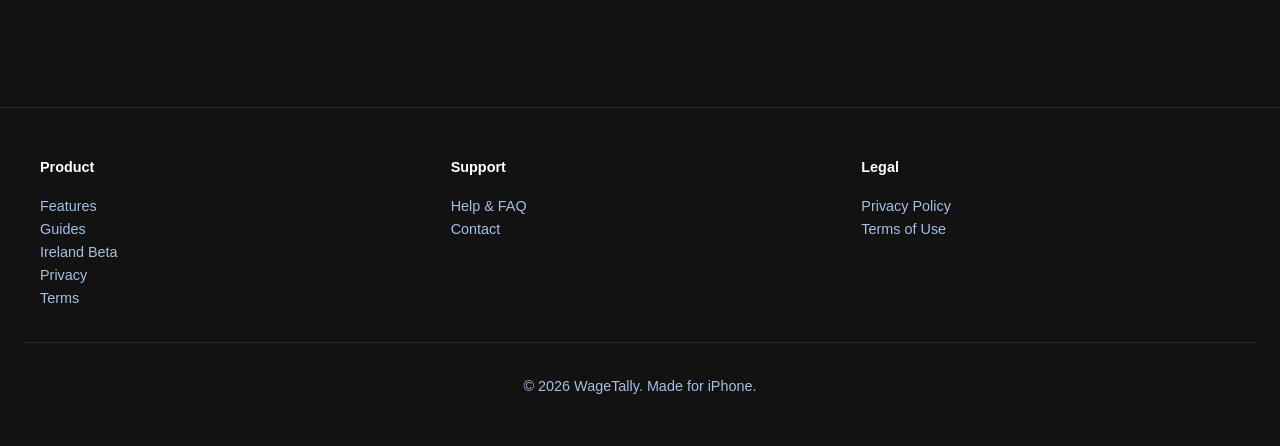
<file: articles/index.html>
<!DOCTYPE html>
<html lang="en">
<head>
  <meta charset="UTF-8">
  <meta name="viewport" content="width=device-width, initial-scale=1.0">
  <title>Guides – WageTally</title>
  <meta name="description" content="Guides to shift differentials, weekly overtime, role premiums, and pay periods — the mechanics behind checking your paycheck against the shifts you worked.">
  <meta property="og:title" content="Guides – WageTally">
  <meta property="og:description" content="Guides to shift differentials, weekly overtime, role premiums, and pay periods.">
  <meta property="og:type" content="website">
  <link rel="canonical" href="https://wage-tally.com/articles/">

  <script type="application/ld+json">
  {
    "@context": "https://schema.org/",
    "@type": "BreadcrumbList",
    "itemListElement": [
      { "@type": "ListItem", "position": 1, "name": "WageTally", "item": "https://wage-tally.com/" },
      { "@type": "ListItem", "position": 2, "name": "Guides" }
    ]
  }
  </script>

  <link rel="stylesheet" href="../styles.css?v=17">
  <link rel="icon" type="image/svg+xml" href="data:image/svg+xml,<svg xmlns='http://www.w3.org/2000/svg' viewBox='0 0 100 100'><text y='75' font-size='75' font-weight='bold' fill='%235C8DFF'>$</text></svg>">
  <!-- Google tag (gtag.js) — GA4. Consent Mode v2 defaults every storage type
       to denied, so no analytics cookies are set. That keeps /ie/ inside the
       ePrivacy consent rules and keeps the privacy policy accurate. -->
  <script async src="https://www.googletagmanager.com/gtag/js?id=G-8NJ8VV0837"></script>
  <script>
    window.dataLayer = window.dataLayer || [];
    function gtag(){dataLayer.push(arguments);}
    gtag('consent', 'default', {
      'ad_storage': 'denied',
      'ad_user_data': 'denied',
      'ad_personalization': 'denied',
      'analytics_storage': 'denied'
    });
    gtag('js', new Date());
    gtag('config', 'G-8NJ8VV0837');
  </script>
</head>
<body>
  <header>
    <div class="nav-container">
      <a href="../index.html" class="logo">WAGETALLY</a>
      <nav class="nav-links" aria-label="Main">
        <ul>
          <li><a href="../index.html#features">Features</a></li>
          <li><a href="../articles/">Guides</a></li>
          <li><a href="../ie/">Ireland Beta</a></li>
          <li><a href="../privacy.html">Privacy</a></li>
          <li><a href="../support.html">Support</a></li>
        </ul>
      </nav>
      <button class="mobile-menu-btn" aria-label="Toggle menu">☰</button>
    </div>
  </header>

  <section class="section-hero">
    <div class="container">
      <div class="hero-text">
        <p class="eyebrow">GUIDES</p>
        <h1>The mechanics of shift-work pay.</h1>
        <p class="subheading">Differentials, weekly overtime, role premiums, and pay periods — explained plainly, with worked examples.</p>
      </div>
    </div>
  </section>

  <section class="section">
    <div class="container">
      <div class="articles-index-grid">
        <a class="article-index-card" href="checking-your-paycheck.html">
          <h2>Checking Your Paycheck Against the Shifts You Worked</h2>
          <p>A step-by-step way to compare your expected gross pay against your actual paycheck — and what to do if the numbers don't match.</p>
        </a>
        <a class="article-index-card" href="shift-differentials-explained.html">
          <h2>Shift Differentials Explained</h2>
          <p>Night, weekend, and holiday pay — how each is usually calculated, and how they stack.</p>
        </a>
        <a class="article-index-card" href="weekly-overtime-calculated.html">
          <h2>How Weekly Overtime Is Calculated</h2>
          <p>The 40-hour threshold, the workweek, and why weekly and daily overtime rules can disagree.</p>
        </a>
        <a class="article-index-card" href="role-premiums-explained.html">
          <h2>Charge, Preceptor &amp; Float Premiums</h2>
          <p>What role pay adds on top of your base rate, and how it stacks with differentials.</p>
        </a>
        <a class="article-index-card" href="pay-periods-explained.html">
          <h2>Pay Periods Explained</h2>
          <p>Weekly, biweekly, and semimonthly — why your pay dates shift, and how overtime fits inside them.</p>
        </a>
      </div>
    </div>
  </section>

  <section class="section">
    <div class="container">
      <div class="disclaimer">
        <p><strong>Disclaimer:</strong> These guides are general information, not legal, tax, or payroll advice. Rules vary by employer and by state — verify specifics with your employer, payroll department, or a licensed professional.</p>
      </div>
    </div>
  </section>

  <footer>
    <div class="footer-content">
      <div class="footer-section">
        <h4>Product</h4>
        <ul>
          <li><a href="../index.html#features">Features</a></li>
          <li><a href="../articles/">Guides</a></li>
          <li><a href="../ie/">Ireland Beta</a></li>
          <li><a href="../privacy.html">Privacy</a></li>
          <li><a href="../terms.html">Terms</a></li>
        </ul>
      </div>
      <div class="footer-section">
        <h4>Support</h4>
        <ul>
          <li><a href="../support.html">Help &amp; FAQ</a></li>
          <li><a href="mailto:brock@wage-tally.com">Contact</a></li>
        </ul>
      </div>
      <div class="footer-section">
        <h4>Legal</h4>
        <ul>
          <li><a href="../privacy.html">Privacy Policy</a></li>
          <li><a href="../terms.html">Terms of Use</a></li>
        </ul>
      </div>
    </div>
    <div class="footer-bottom">
      <p>&copy; 2026 WageTally. Made for iPhone.</p>
    </div>
  </footer>

  <script src="../main.js?v=16"></script>
</body>
</html>
</file>
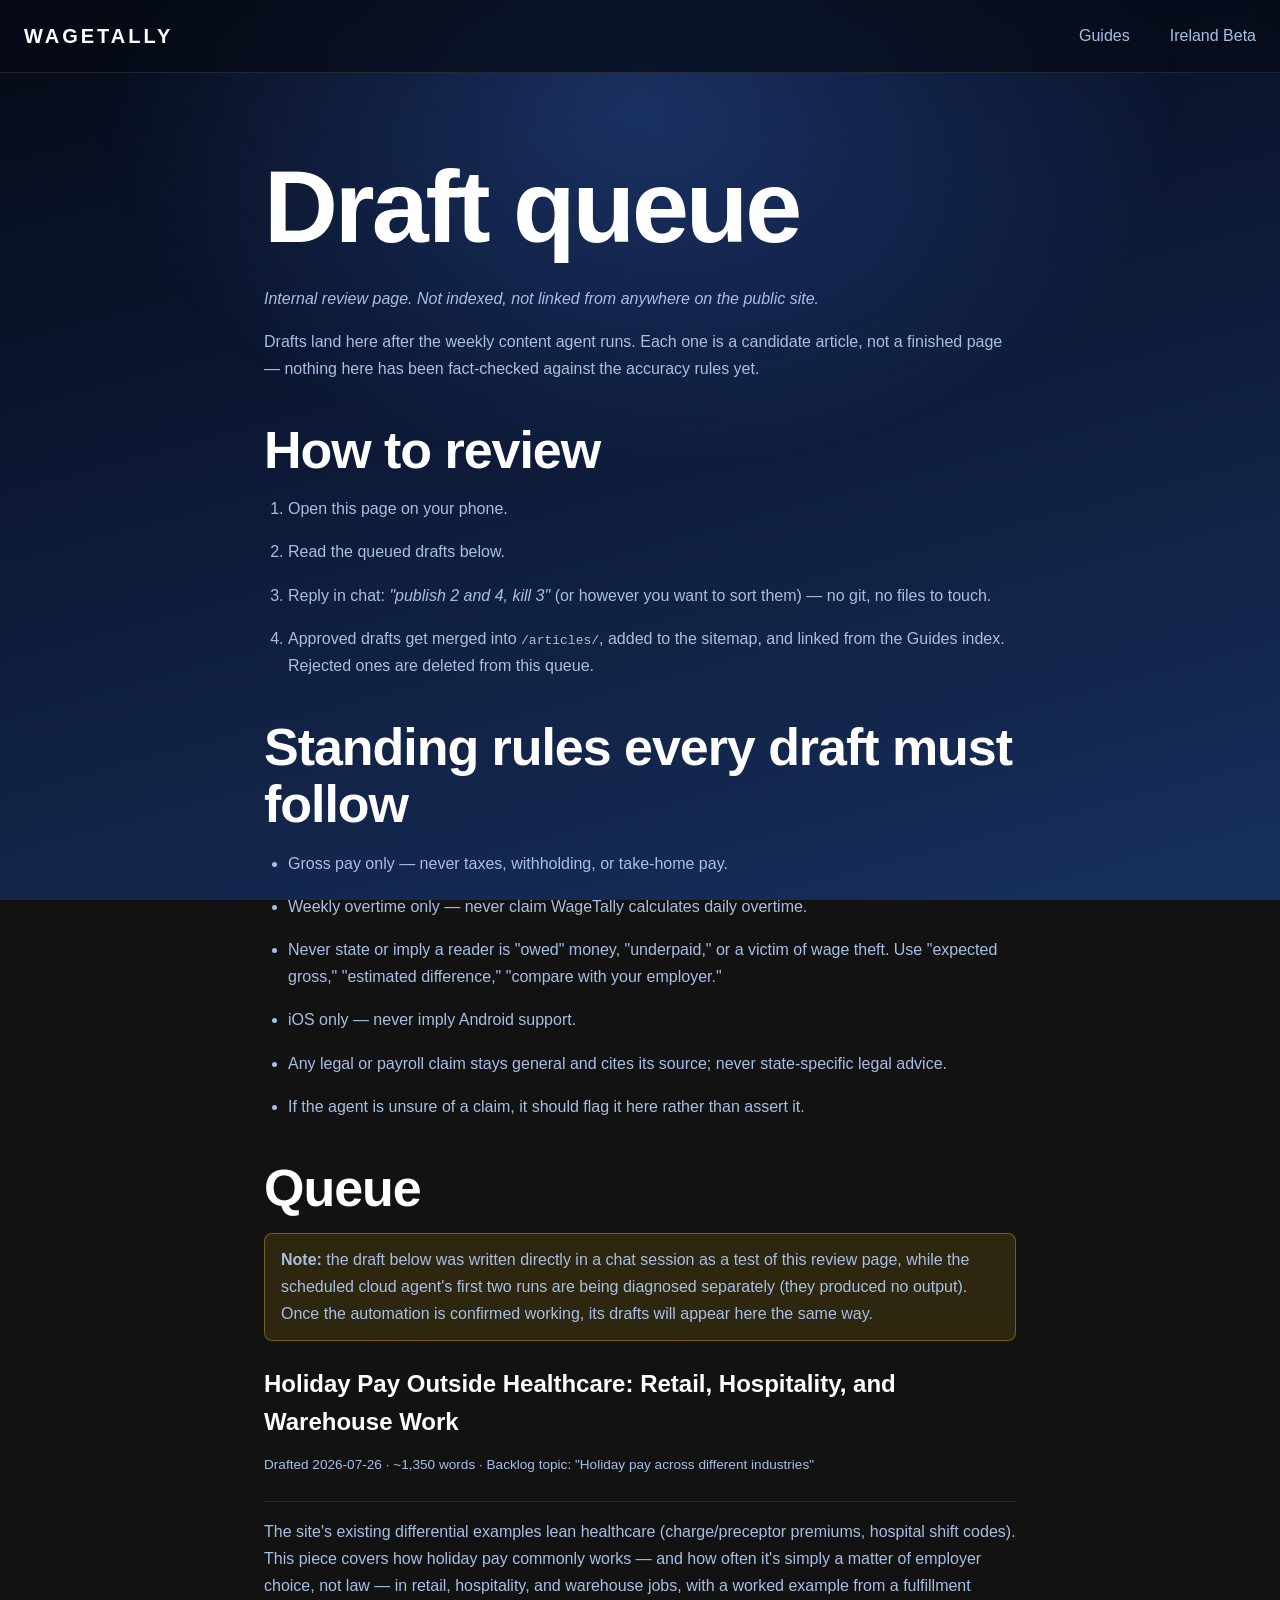
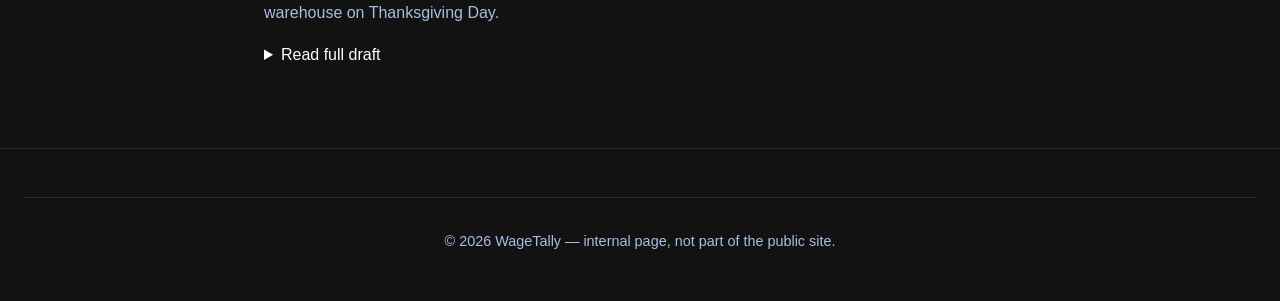
<file: drafts/index.html>
<!DOCTYPE html>
<html lang="en">
<head>
  <meta charset="UTF-8">
  <meta name="viewport" content="width=device-width, initial-scale=1.0">
  <title>Draft queue – WageTally (internal)</title>
  <!-- This page is intentionally excluded from search: robots meta below AND
       a Disallow rule in /robots.txt. It exists only so Brock can read queued
       drafts on his phone and reply in chat with which to publish. Nothing
       here is a finished, reviewed page. -->
  <meta name="robots" content="noindex, nofollow">
  <link rel="stylesheet" href="../styles.css?v=17">
  <link rel="icon" type="image/svg+xml" href="data:image/svg+xml,<svg xmlns='http://www.w3.org/2000/svg' viewBox='0 0 100 100'><text y='75' font-size='75' font-weight='bold' fill='%235C8DFF'>$</text></svg>">
</head>
<body>
  <header>
    <div class="nav-container">
      <a href="../index.html" class="logo">WAGETALLY</a>
      <nav class="nav-links" aria-label="Main">
        <ul>
          <li><a href="../articles/">Guides</a></li>
          <li><a href="../ie/">Ireland Beta</a></li>
        </ul>
      </nav>
    </div>
  </header>

  <section class="section">
    <div class="container policy-content">
      <h1>Draft queue</h1>
      <p><em>Internal review page. Not indexed, not linked from anywhere on the public site.</em></p>

      <p>Drafts land here after the weekly content agent runs. Each one is a candidate article, not a finished page — nothing here has been fact-checked against the accuracy rules yet.</p>

      <h2>How to review</h2>
      <ol>
        <li>Open this page on your phone.</li>
        <li>Read the queued drafts below.</li>
        <li>Reply in chat: <em>"publish 2 and 4, kill 3"</em> (or however you want to sort them) — no git, no files to touch.</li>
        <li>Approved drafts get merged into <code>/articles/</code>, added to the sitemap, and linked from the Guides index. Rejected ones are deleted from this queue.</li>
      </ol>

      <h2>Standing rules every draft must follow</h2>
      <ul>
        <li>Gross pay only — never taxes, withholding, or take-home pay.</li>
        <li>Weekly overtime only — never claim WageTally calculates daily overtime.</li>
        <li>Never state or imply a reader is "owed" money, "underpaid," or a victim of wage theft. Use "expected gross," "estimated difference," "compare with your employer."</li>
        <li>iOS only — never imply Android support.</li>
        <li>Any legal or payroll claim stays general and cites its source; never state-specific legal advice.</li>
        <li>If the agent is unsure of a claim, it should flag it here rather than assert it.</li>
      </ul>

      <h2>Queue</h2>

      <p style="background: rgba(255,193,7,0.12); border: 1px solid rgba(255,193,7,0.35); border-radius: 8px; padding: 0.75rem 1rem;"><strong>Note:</strong> the draft below was written directly in a chat session as a test of this review page, while the scheduled cloud agent's first two runs are being diagnosed separately (they produced no output). Once the automation is confirmed working, its drafts will appear here the same way.</p>

      <div id="queue-list">
        <article class="draft-item">
          <h3>Holiday Pay Outside Healthcare: Retail, Hospitality, and Warehouse Work</h3>
          <p class="article-meta">Drafted 2026-07-26 · ~1,350 words · Backlog topic: "Holiday pay across different industries"</p>
          <p>The site's existing differential examples lean healthcare (charge/preceptor premiums, hospital shift codes). This piece covers how holiday pay commonly works — and how often it's simply a matter of employer choice, not law — in retail, hospitality, and warehouse jobs, with a worked example from a fulfillment warehouse on Thanksgiving Day.</p>
          <details>
            <summary>Read full draft</summary>
            <div style="margin-top: 1rem;">

<h4>Holiday Pay Outside Healthcare: Retail, Hospitality, and Warehouse Work</h4>

<p>Most of the examples on this site so far come from healthcare, where charge pay and preceptor premiums are common vocabulary. But holiday pay looks different — and is arguably more confusing — in retail, hospitality, and warehouse work, where "holiday shift" often means something closer to "the busiest day of the year" than "a day most people have off." Here's how it commonly works, and the one fact that surprises most people: none of it is required by federal law.</p>

<h4>The federal baseline: nothing is required</h4>
<p>The Fair Labor Standards Act (FLSA) — the federal law that sets minimum wage and overtime rules — does not require employers to pay extra for work on a holiday, weekend, or night, and does not require holidays off at all. The U.S. Department of Labor's own FLSA guidance states plainly that pay for time not worked, including holidays, is "a matter of agreement between an employer and an employee (or the employee's representative)," not a legal requirement. Whatever holiday pay you get — time-and-a-half, a flat bonus, or nothing extra at all — is your employer's policy choice, not a government mandate, unless a specific state law, city ordinance, or union contract says otherwise for your situation.</p>
<p>This is the same principle that governs night and weekend differentials generally (see our <a href="../articles/shift-differentials-explained.html">guide to shift differentials</a>) — holiday pay is just the highest-profile example of it.</p>

<h4>Retail</h4>
<p>Retail holiday pay practices vary enormously by company size and season. Some large retailers pay a premium (often time-and-a-half or a flat per-hour add-on) for hours worked on a short list of recognized holidays — commonly Thanksgiving Day and Christmas Day, since those are the two days many retailers now choose to close entirely, partly in response to public pressure and partly for staffing reasons. The day after Thanksgiving ("Black Friday") is a different case: it is not a federal holiday at all, and any extra pay for working it is purely a store-specific incentive, not a holiday premium in the legal or conventional sense.</p>

<h4>Hospitality</h4>
<p>Hotels, restaurants, and venues are frequently at their busiest on the holidays other industries treat as days off — New Year's Eve, Thanksgiving, and the December holiday stretch generally. Because guest-facing coverage usually cannot pause for a holiday, many hospitality employers build holiday work into the job's baseline expectations rather than paying a premium for it; where a premium does exist, it is more often tied to specific "black-out" dates set by the employer than to a fixed federal list. Union contracts are more common in larger hotels and can specify holiday premiums explicitly — worth checking directly if you're covered by one, since the terms vary by contract rather than following a single industry standard.</p>

<h4>Warehouse and logistics</h4>
<p>Warehouse and fulfillment work has its own pattern, driven by seasonal demand rather than the calendar of federal holidays specifically. Peak season — roughly Black Friday through the December shipping cutoff — is when many warehouse employers offer their largest voluntary incentives: holiday-specific premiums, shift bonuses, or temporary rate increases to attract and retain staff during the highest-volume weeks of the year. These incentives are set and can be changed by each employer independently; they are not a baseline you can assume applies elsewhere in the industry.</p>

<h4>A worked example</h4>
<p>Here's what a Thanksgiving Day shift looks like at a fulfillment warehouse where the employer's own policy pays 1.5x for hours worked on that specific holiday:</p>

<div class="worked-example glass-card">
  <div class="worked-example-header">
    <span>Thu, Nov 26, 2026 · Warehouse associate</span>
    <span class="worked-example-total">$330.00</span>
  </div>
  <dl class="worked-example-rows">
    <div class="worked-example-row">
      <dt>Worked hours</dt>
      <dd>10.00</dd>
    </div>
    <div class="worked-example-row">
      <dt>Base rate</dt>
      <dd>$22.00/hr</dd>
    </div>
    <div class="worked-example-row worked-example-highlight">
      <dt>Holiday premium <span class="worked-example-note">(company policy: 1.5x for hours worked on a recognized holiday)</span></dt>
      <dd>$33.00/hr</dd>
    </div>
    <div class="worked-example-row worked-example-row-total">
      <dt>Expected gross pay, this shift</dt>
      <dd>$330.00</dd>
    </div>
  </dl>
</div>

<p>Note what's doing the work here: it's entirely the employer's own written policy that turns a $220 shift into a $330 one. A warehouse across town with no such policy would pay $220 for the identical shift, worked on the identical day, and neither employer would be violating any law.</p>

<h4>Checking a holiday shift against your paycheck</h4>
<p>Because holiday pay is policy-driven rather than legally standardized, the most common source of confusion isn't miscalculation — it's an incorrect assumption about which days qualify and what the rate actually is. Before assuming a discrepancy, confirm: which specific days your employer treats as premium holidays (this is sometimes a shorter list than the federal holiday calendar), what the premium rate is, and whether it applies to the whole shift or only to hours that fall within a defined holiday window (similar to how night differentials often apply only to the portion of a shift inside a set overnight window).</p>

<h4>Frequently asked questions</h4>

<div class="faq-item">
  <div class="faq-question"><span>Is holiday pay required by federal law?</span><span class="faq-toggle">⌄</span></div>
  <div class="faq-answer"><p>No. The FLSA does not require extra pay for work on a holiday — it's a matter of employer policy, unless your state, city, or a union contract specifically requires it, or unless the hours happen to trigger weekly overtime independently of the holiday itself.</p></div>
</div>

<div class="faq-item">
  <div class="faq-question"><span>Do retail, hospitality, and warehouse jobs usually pay extra for holidays?</span><span class="faq-toggle">⌄</span></div>
  <div class="faq-answer"><p>It varies widely and isn't safe to assume either way. Some employers pay a premium on a specific short list of holidays; others build holiday coverage into normal expectations with no extra pay; warehouse and logistics employers often focus incentives on the broader peak season rather than specific calendar holidays. Your employee handbook or payroll department is the only reliable source for your specific situation.</p></div>
</div>

<div class="faq-item">
  <div class="faq-question"><span>Does WageTally calculate holiday pay automatically?</span><span class="faq-toggle">⌄</span></div>
  <div class="faq-answer"><p>Yes, the same way it handles night and weekend differentials: set your holiday premium and which dates it applies to once per workplace, and WageTally applies it automatically to shifts you add on those dates. WageTally doesn't determine which days legally qualify as holidays for your job, since that's set by employer policy, not by a government list — you enter the dates that apply to you.</p></div>
</div>

<p style="margin-top: 1.5rem; font-size: 0.85rem; color: var(--color-text-secondary);">This guide is general information, not legal, tax, or payroll advice. Holiday pay policies vary by employer, industry, and sometimes by union contract or state/local law — verify your specific holiday pay terms with your employer or payroll department.</p>

<h4>Sources</h4>
<ul style="font-size: 0.85rem; color: var(--color-text-secondary);">
  <li>U.S. Department of Labor, Wage and Hour Division — Fair Labor Standards Act (FLSA) FAQ, on pay for time not worked (vacation/holiday pay): <a href="https://www.dol.gov/agencies/whd/flsa/faq">dol.gov/agencies/whd/flsa/faq</a></li>
</ul>

            </div>
          </details>
        </article>
      </div>

      <p id="queue-empty" style="display:none;"><em>No drafts queued yet.</em></p>

      <!--
        AGENT: append one <article class="draft-item"> block per draft below
        this comment, inside the <div id="queue-list"> above (create it if
        missing). If the queue becomes empty again, remove the display:none
        from #queue-empty instead of deleting it. Template for a new entry:

        <article class="draft-item">
          <h3>[Working title]</h3>
          <p class="article-meta">Drafted [date] · [word count] words · Backlog topic: "[topic]"</p>
          <p>[2-3 sentence summary of the angle and why it fits the backlog]</p>
          <details><summary>Read full draft</summary>
            <div>[full draft body as HTML, including a Sources list]</div>
          </details>
        </article>
      -->
    </div>
  </section>

  <footer>
    <div class="footer-bottom">
      <p>&copy; 2026 WageTally — internal page, not part of the public site.</p>
    </div>
  </footer>
</body>
</html>
</file>
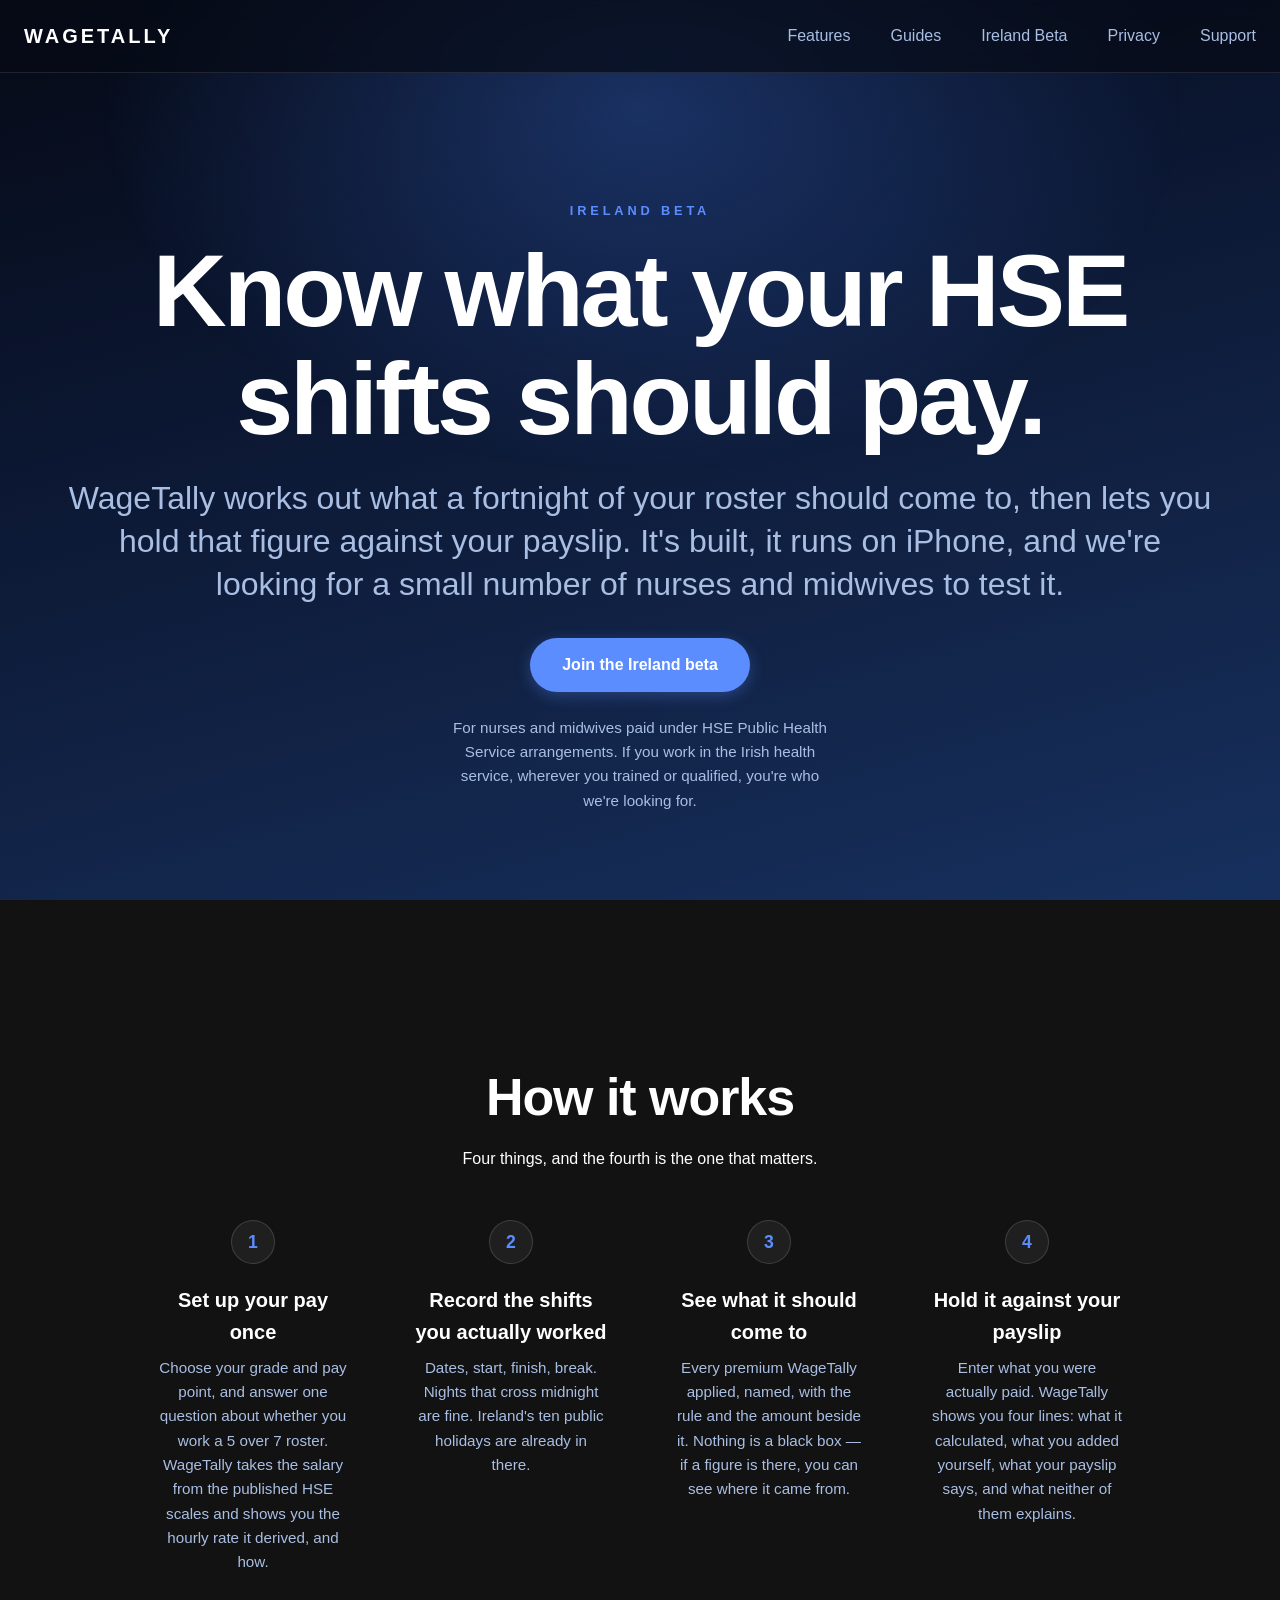
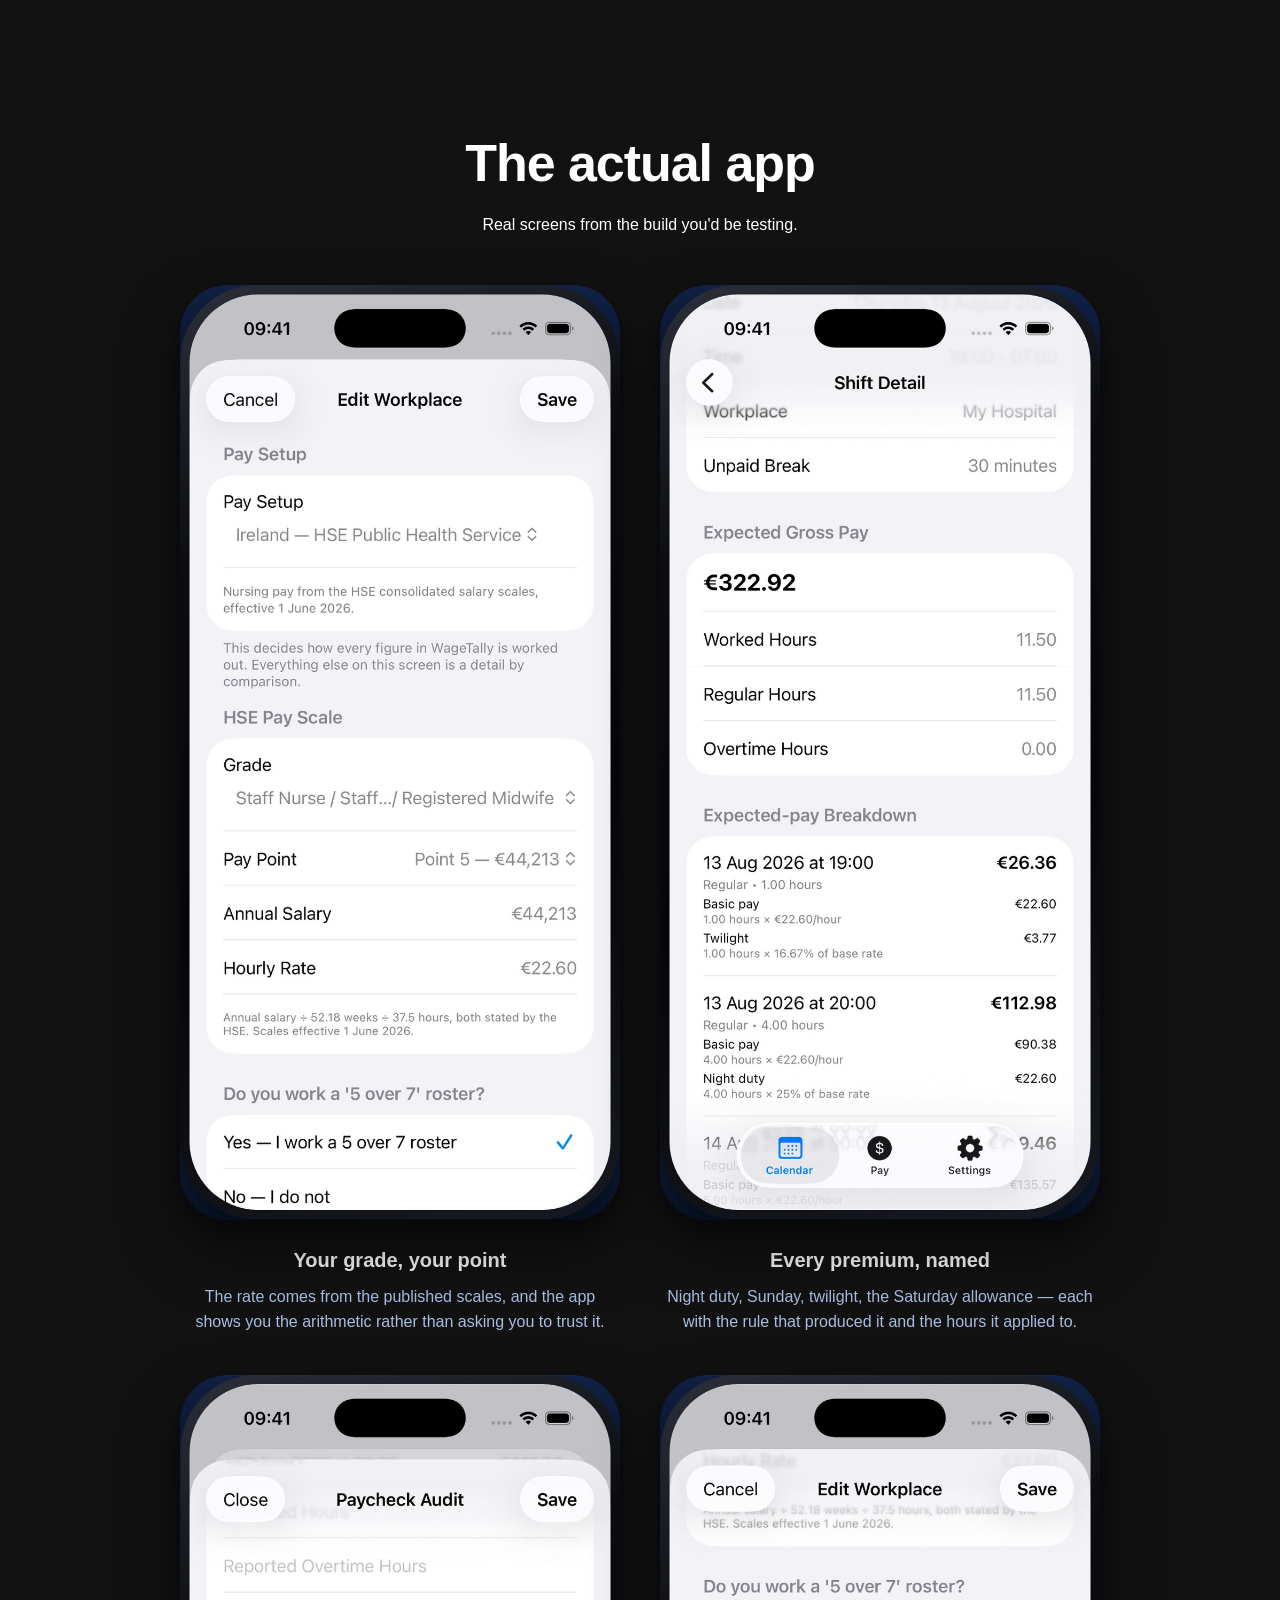
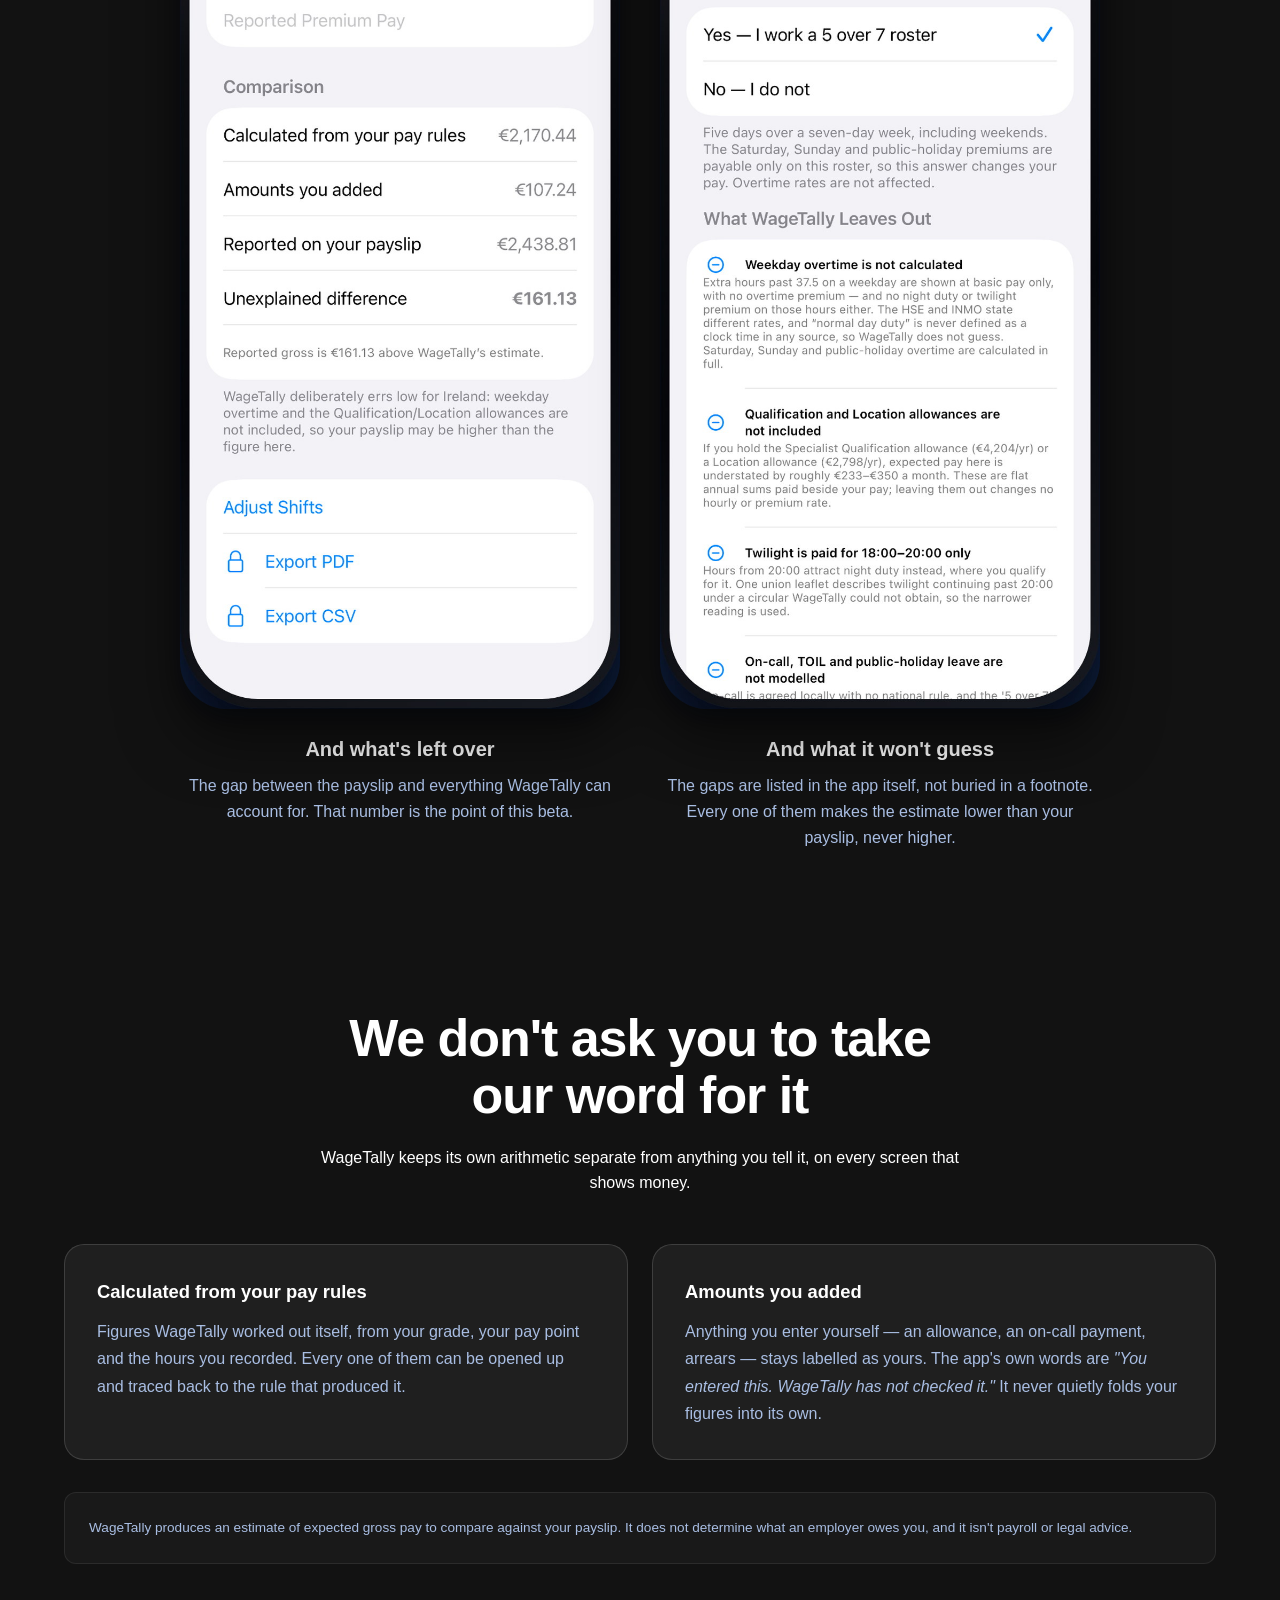
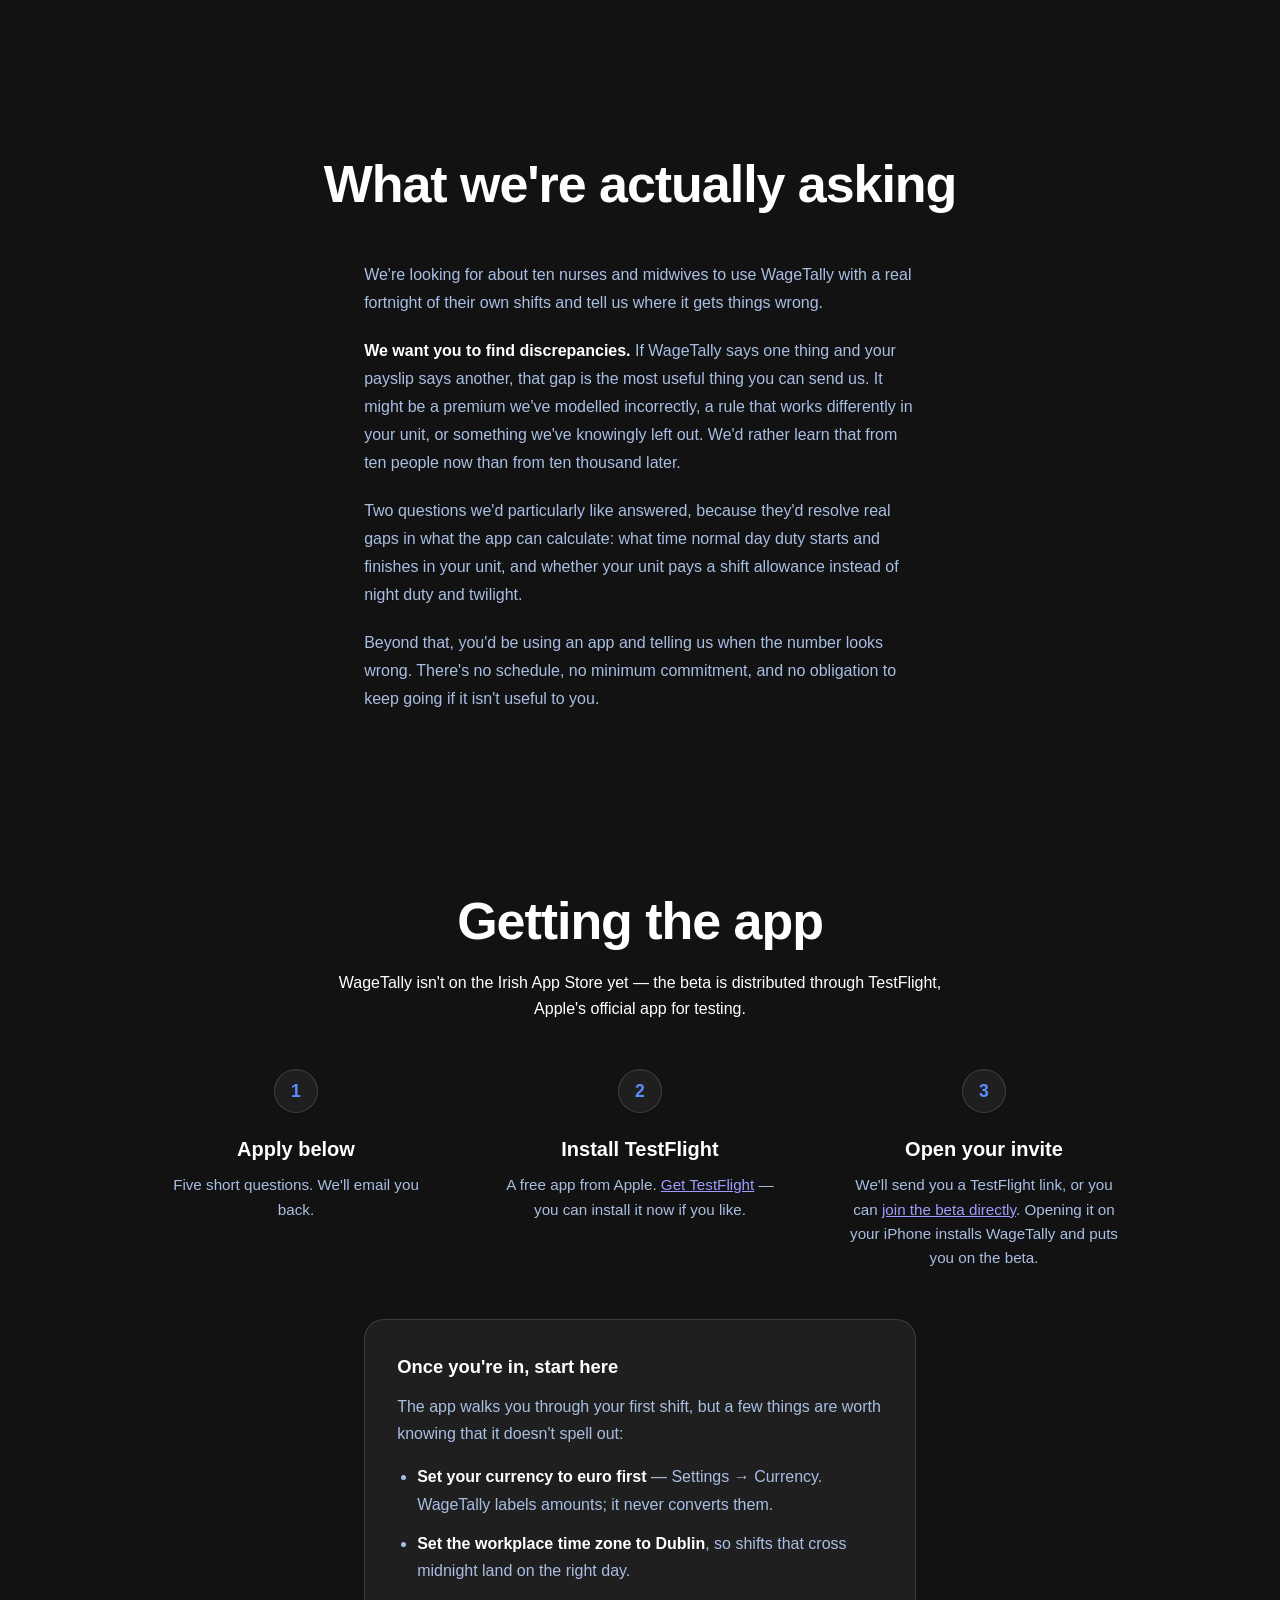
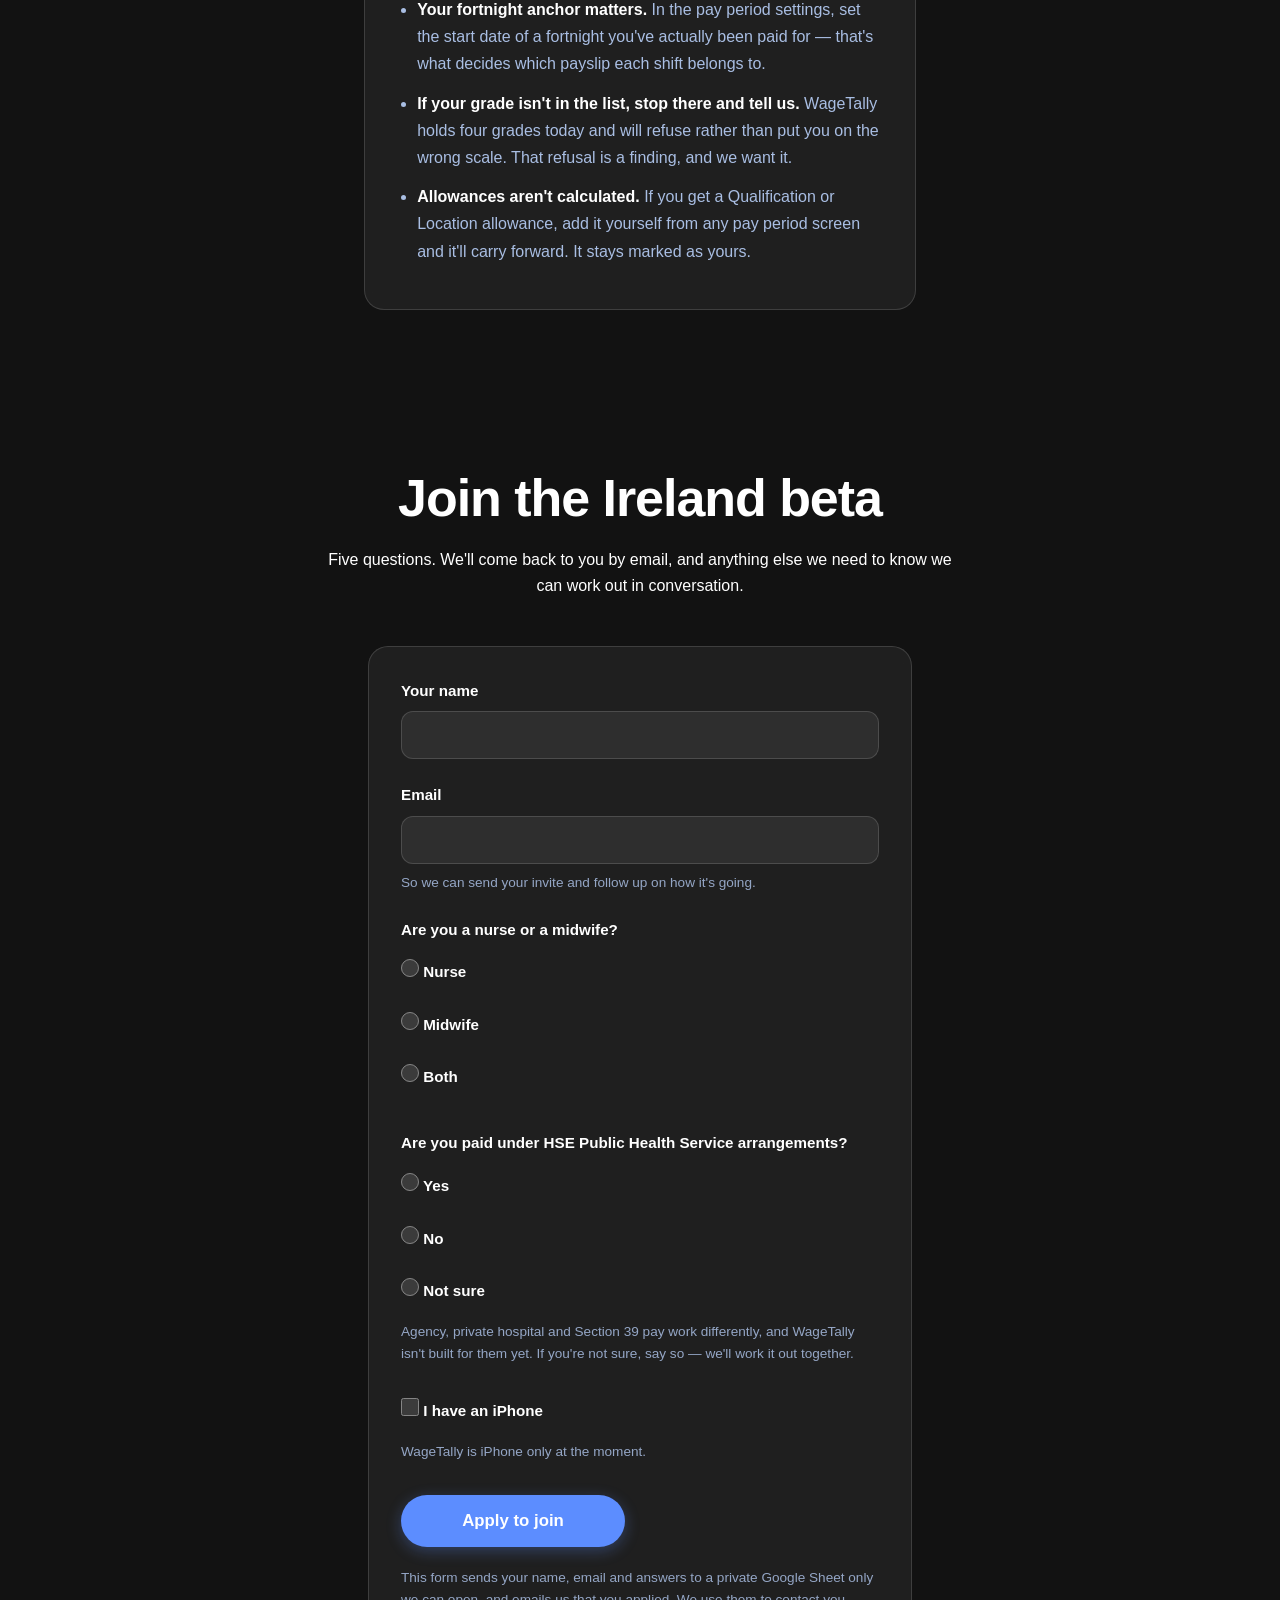
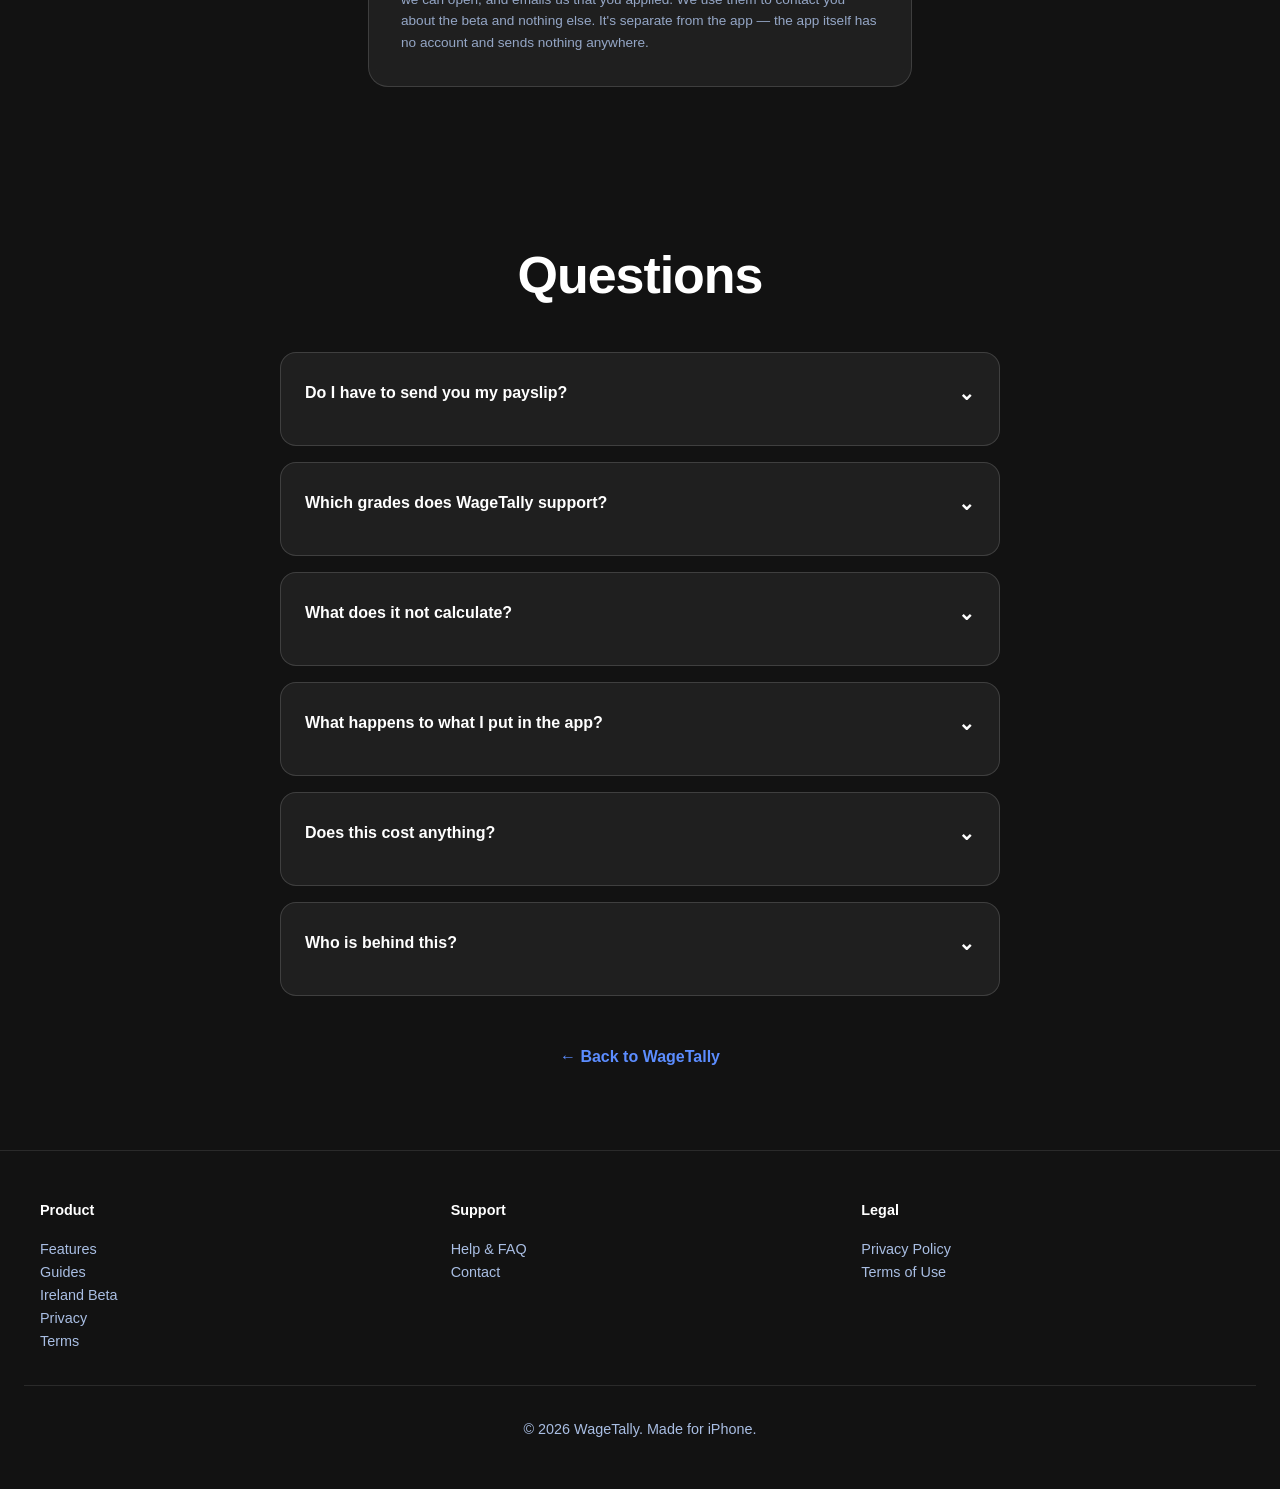
<file: ie/index.html>
<!DOCTYPE html>
<html lang="en">
<head>
  <meta charset="UTF-8">
  <meta name="viewport" content="width=device-width, initial-scale=1.0">
  <title>Ireland Beta – WageTally</title>
  <meta name="description" content="A working iPhone beta that works out what your HSE shifts should pay, from the published salary scales. We're looking for a small number of nurses and midwives to test it against their real payslips.">

  <!-- Open Graph -->
  <meta property="og:title" content="WageTally Ireland Beta – Know what your HSE shifts should pay">
  <meta property="og:description" content="A working iPhone beta built around HSE pay. We're looking for a small number of nurses and midwives to test it against their real shifts and payslips.">
  <meta property="og:image" content="https://wage-tally.com/assets/WageTallyIE-og.jpg">
  <meta property="og:type" content="website">
  <meta property="og:url" content="https://wage-tally.com/ie/">
  <meta name="twitter:card" content="summary_large_image">
  <link rel="canonical" href="https://wage-tally.com/ie/">

  <!-- Country targeting. WageTally has no .ie domain, so the Ireland signal has
       to come from hreflang rather than a ccTLD. The set is reciprocal — the
       homepage carries the identical block — which is what makes it valid. -->
  <link rel="alternate" hreflang="en-IE" href="https://wage-tally.com/ie/">
  <link rel="alternate" hreflang="en" href="https://wage-tally.com/">
  <link rel="alternate" hreflang="x-default" href="https://wage-tally.com/">

  <link rel="stylesheet" href="../styles.css?v=17">
  <link rel="icon" type="image/svg+xml" href="data:image/svg+xml,<svg xmlns='http://www.w3.org/2000/svg' viewBox='0 0 100 100'><text y='75' font-size='75' font-weight='bold' fill='%235C8DFF'>$</text></svg>">
  <!-- Google tag (gtag.js) — GA4. Consent Mode v2 defaults every storage type
       to denied, so no analytics cookies are set. That keeps /ie/ inside the
       ePrivacy consent rules and keeps the privacy policy accurate. -->
  <script async src="https://www.googletagmanager.com/gtag/js?id=G-8NJ8VV0837"></script>
  <script>
    window.dataLayer = window.dataLayer || [];
    function gtag(){dataLayer.push(arguments);}
    gtag('consent', 'default', {
      'ad_storage': 'denied',
      'ad_user_data': 'denied',
      'ad_personalization': 'denied',
      'analytics_storage': 'denied'
    });
    gtag('js', new Date());
    gtag('config', 'G-8NJ8VV0837');
  </script>
</head>
<body>
  <!-- Navigation -->
  <header>
    <div class="nav-container">
      <a href="../index.html" class="logo">WAGETALLY</a>
      <nav class="nav-links" aria-label="Main">
        <ul>
          <li><a href="../index.html#features">Features</a></li>
          <li><a href="../articles/">Guides</a></li>
          <li><a href="../ie/" aria-current="page">Ireland Beta</a></li>
          <li><a href="../privacy.html">Privacy</a></li>
          <li><a href="../support.html">Support</a></li>
        </ul>
      </nav>
      <button class="mobile-menu-btn" aria-label="Toggle menu">☰</button>
    </div>
  </header>

  <!-- Hero -->
  <section class="section-hero">
    <div class="container">
      <div class="hero-text">
        <p class="eyebrow">Ireland Beta</p>
        <h1>Know what your HSE shifts should pay.</h1>
        <p class="subheading">WageTally works out what a fortnight of your roster should come to, then lets you hold that figure against your payslip. It's built, it runs on iPhone, and we're looking for a small number of nurses and midwives to test it.</p>
        <a href="#apply" class="btn btn-primary">Join the Ireland beta</a>
        <p class="beta-qualifier">For nurses and midwives paid under HSE Public Health Service arrangements. If you work in the Irish health service, wherever you trained or qualified, you're who we're looking for.</p>
      </div>
    </div>
  </section>

  <!-- How it works -->
  <section class="section" aria-labelledby="how-heading">
    <div class="container">
      <div class="section-intro">
        <h2 id="how-heading">How it works</h2>
        <p>Four things, and the fourth is the one that matters.</p>
      </div>
      <ol class="steps steps-four">
        <li class="step">
          <span class="step-number">1</span>
          <h3>Set up your pay once</h3>
          <p>Choose your grade and pay point, and answer one question about whether you work a 5 over 7 roster. WageTally takes the salary from the published HSE scales and shows you the hourly rate it derived, and how.</p>
        </li>
        <li class="step">
          <span class="step-number">2</span>
          <h3>Record the shifts you actually worked</h3>
          <p>Dates, start, finish, break. Nights that cross midnight are fine. Ireland's ten public holidays are already in there.</p>
        </li>
        <li class="step">
          <span class="step-number">3</span>
          <h3>See what it should come to</h3>
          <p>Every premium WageTally applied, named, with the rule and the amount beside it. Nothing is a black box — if a figure is there, you can see where it came from.</p>
        </li>
        <li class="step">
          <span class="step-number">4</span>
          <h3>Hold it against your payslip</h3>
          <p>Enter what you were actually paid. WageTally shows you four lines: what it calculated, what you added yourself, what your payslip says, and what neither of them explains.</p>
        </li>
      </ol>
    </div>
  </section>

  <!-- Screenshots -->
  <section class="section" aria-labelledby="screens-heading">
    <div class="container">
      <div class="section-intro">
        <h2 id="screens-heading">The actual app</h2>
        <p>Real screens from the build you'd be testing.</p>
      </div>
      <div class="ie-screens">
        <figure class="ie-screen">
          <div class="device" style="--crop-y:-60.794%">
            <img src="../assets/web/WageTallyIE-02-BuiltAroundHSEPay.jpg" width="1400" height="3034" alt="Workplace setup screen with Pay Setup set to Ireland — HSE Public Health Service, Grade set to Staff Nurse / Registered Midwife, Pay Point 5 at 44,213 euro, an annual salary of 44,213 euro and an hourly rate of 22.60 euro, noted as the annual salary divided by 52.18 weeks and 37.5 hours, both stated by the HSE.">
          </div>
          <figcaption>
            <h3>Your grade, your point</h3>
            <p>The rate comes from the published scales, and the app shows you the arithmetic rather than asking you to trust it.</p>
          </figcaption>
        </figure>
        <figure class="ie-screen">
          <div class="device" style="--crop-y:-60.794%">
            <img src="../assets/web/WageTallyIE-04-EveryPremiumExplained.jpg" width="1400" height="3034" loading="lazy" alt="Shift detail for a night shift showing expected gross pay of 322.92 euro over 11.50 hours, then a breakdown splitting the shift by rule: basic pay at 22.60 euro an hour throughout, twilight at 16.67 percent of base rate for the 19:00 hour, and night duty at 25 percent of base rate from 20:00, each line showing the hours it applied to.">
          </div>
          <figcaption>
            <h3>Every premium, named</h3>
            <p>Night duty, Sunday, twilight, the Saturday allowance — each with the rule that produced it and the hours it applied to.</p>
          </figcaption>
        </figure>
        <figure class="ie-screen">
          <div class="device" style="--crop-y:-60.794%">
            <img src="../assets/web/WageTallyIE-06-CompareAgainstYourPayslip.jpg" width="1400" height="3034" loading="lazy" alt="Paycheck comparison listing 2,170.44 euro calculated from your pay rules, 107.24 euro in amounts you added, 2,438.81 euro reported on your payslip, and an unexplained difference of 161.13 euro, above a note that WageTally deliberately errs low for Ireland.">
          </div>
          <figcaption>
            <h3>And what's left over</h3>
            <p>The gap between the payslip and everything WageTally can account for. That number is the point of this beta.</p>
          </figcaption>
        </figure>
        <figure class="ie-screen">
          <div class="device" style="--crop-y:-60.794%">
            <img src="../assets/web/WageTallyIE-08-ItTellsYouWhatItDoesntKnow.jpg" width="1400" height="3034" loading="lazy" alt="A section headed What WageTally Leaves Out, listing weekday overtime as not calculated, Qualification and Location allowances as not included, twilight as paid for 18:00 to 20:00 only, and on-call, TOIL and public-holiday leave as not modelled.">
          </div>
          <figcaption>
            <h3>And what it won't guess</h3>
            <p>The gaps are listed in the app itself, not buried in a footnote. Every one of them makes the estimate lower than your payslip, never higher.</p>
          </figcaption>
        </figure>
      </div>
    </div>
  </section>

  <!-- Provenance -->
  <section class="section" aria-labelledby="provenance-heading">
    <div class="container">
      <div class="section-intro">
        <h2 id="provenance-heading">We don't ask you to take our word for it</h2>
        <p>WageTally keeps its own arithmetic separate from anything you tell it, on every screen that shows money.</p>
      </div>
      <div class="ie-two-up">
        <div class="glass-card">
          <h3>Calculated from your pay rules</h3>
          <p>Figures WageTally worked out itself, from your grade, your pay point and the hours you recorded. Every one of them can be opened up and traced back to the rule that produced it.</p>
        </div>
        <div class="glass-card">
          <h3>Amounts you added</h3>
          <p>Anything you enter yourself — an allowance, an on-call payment, arrears — stays labelled as yours. The app's own words are <em>"You entered this. WageTally has not checked it."</em> It never quietly folds your figures into its own.</p>
        </div>
      </div>
      <p class="disclaimer">WageTally produces an estimate of expected gross pay to compare against your payslip. It does not determine what an employer owes you, and it isn't payroll or legal advice.</p>
    </div>
  </section>

  <!-- What we're asking -->
  <section class="section" aria-labelledby="asking-heading">
    <div class="container">
      <div class="section-intro">
        <h2 id="asking-heading">What we're actually asking</h2>
      </div>
      <div class="ie-prose">
        <p>We're looking for about ten nurses and midwives to use WageTally with a real fortnight of their own shifts and tell us where it gets things wrong.</p>
        <p><strong>We want you to find discrepancies.</strong> If WageTally says one thing and your payslip says another, that gap is the most useful thing you can send us. It might be a premium we've modelled incorrectly, a rule that works differently in your unit, or something we've knowingly left out. We'd rather learn that from ten people now than from ten thousand later.</p>
        <p>Two questions we'd particularly like answered, because they'd resolve real gaps in what the app can calculate: what time normal day duty starts and finishes in your unit, and whether your unit pays a shift allowance instead of night duty and twilight.</p>
        <p>Beyond that, you'd be using an app and telling us when the number looks wrong. There's no schedule, no minimum commitment, and no obligation to keep going if it isn't useful to you.</p>
      </div>
    </div>
  </section>

  <!-- Getting started -->
  <section class="section" aria-labelledby="start-heading">
    <div class="container">
      <div class="section-intro">
        <h2 id="start-heading">Getting the app</h2>
        <p>WageTally isn't on the Irish App Store yet — the beta is distributed through TestFlight, Apple's official app for testing.</p>
      </div>
      <ol class="steps">
        <li class="step">
          <span class="step-number">1</span>
          <h3>Apply below</h3>
          <p>Five short questions. We'll email you back.</p>
        </li>
        <li class="step">
          <span class="step-number">2</span>
          <h3>Install TestFlight</h3>
          <p>A free app from Apple. <a href="https://apps.apple.com/app/testflight/id899247664">Get TestFlight</a> — you can install it now if you like.</p>
        </li>
        <li class="step">
          <span class="step-number">3</span>
          <h3>Open your invite</h3>
          <p>We'll send you a TestFlight link, or you can <a href="https://testflight.apple.com/join/f9T3AmDC">join the beta directly</a>. Opening it on your iPhone installs WageTally and puts you on the beta.</p>
        </li>
      </ol>

      <div class="glass-card ie-firstrun">
        <h3>Once you're in, start here</h3>
        <p>The app walks you through your first shift, but a few things are worth knowing that it doesn't spell out:</p>
        <ul>
          <li><strong>Set your currency to euro first</strong> — Settings → Currency. WageTally labels amounts; it never converts them.</li>
          <li><strong>Set the workplace time zone to Dublin</strong>, so shifts that cross midnight land on the right day.</li>
          <li><strong>Your fortnight anchor matters.</strong> In the pay period settings, set the start date of a fortnight you've actually been paid for — that's what decides which payslip each shift belongs to.</li>
          <li><strong>If your grade isn't in the list, stop there and tell us.</strong> WageTally holds four grades today and will refuse rather than put you on the wrong scale. That refusal is a finding, and we want it.</li>
          <li><strong>Allowances aren't calculated.</strong> If you get a Qualification or Location allowance, add it yourself from any pay period screen and it'll carry forward. It stays marked as yours.</li>
        </ul>
      </div>
    </div>
  </section>

  <!-- Apply -->
  <section class="section" id="apply" aria-labelledby="apply-heading">
    <div class="container">
      <div class="section-intro">
        <h2 id="apply-heading">Join the Ireland beta</h2>
        <p>Five questions. We'll come back to you by email, and anything else we need to know we can work out in conversation.</p>
      </div>

      <div class="glass-card ie-form-card">
        <!-- The endpoint lives in ONE place: BETA_FORM_ENDPOINT at the top of
             main.js. It is deliberately empty until a real form exists, and
             there is no action="" fallback here on purpose — a placeholder
             endpoint would post applicants to a third-party 404 page. While the
             endpoint is empty, main.js intercepts the submit and shows them a
             route that actually works. -->
        <form class="ie-form" method="POST">
          <div class="ie-field">
            <label for="name">Your name</label>
            <input type="text" id="name" name="name" autocomplete="name" required>
          </div>

          <div class="ie-field">
            <label for="email">Email</label>
            <input type="email" id="email" name="email" autocomplete="email" required>
            <p class="ie-hint">So we can send your invite and follow up on how it's going.</p>
          </div>

          <fieldset class="ie-field">
            <legend>Are you a nurse or a midwife?</legend>
            <label class="ie-radio"><input type="radio" name="role" value="Nurse" required> Nurse</label>
            <label class="ie-radio"><input type="radio" name="role" value="Midwife"> Midwife</label>
            <label class="ie-radio"><input type="radio" name="role" value="Both"> Both</label>
          </fieldset>

          <fieldset class="ie-field">
            <legend>Are you paid under HSE Public Health Service arrangements?</legend>
            <label class="ie-radio"><input type="radio" name="hse" value="Yes" required> Yes</label>
            <label class="ie-radio"><input type="radio" name="hse" value="No"> No</label>
            <label class="ie-radio"><input type="radio" name="hse" value="Not sure"> Not sure</label>
            <p class="ie-hint">Agency, private hospital and Section 39 pay work differently, and WageTally isn't built for them yet. If you're not sure, say so — we'll work it out together.</p>
          </fieldset>

          <div class="ie-field">
            <label class="ie-radio"><input type="checkbox" name="iphone" value="Yes" required> I have an iPhone</label>
            <p class="ie-hint">WageTally is iPhone only at the moment.</p>
          </div>

          <!-- Spam traps, both checked server-side. "website" is a honeypot:
               off-screen and skipped by keyboard and screen readers, so only a
               form-filling bot ever puts anything in it. "elapsed" is how long
               the form was open, filled by main.js on submit — nobody reads
               five questions in under two and a half seconds. Neither is
               required, so neither can ever block a real applicant. -->
          <input type="text" name="website" tabindex="-1" autocomplete="off" aria-hidden="true"
                 style="position:absolute;left:-9999px;width:1px;height:1px;opacity:0">
          <input type="hidden" name="elapsed" value="">
          <input type="hidden" name="source" value="">
          <input type="hidden" name="referrer" value="">

          <p class="ie-form-error" id="ie-form-error" role="alert" hidden>That didn't send — something went wrong at our end, not yours. Email <a href="mailto:brock@wage-tally.com">brock@wage-tally.com</a> and you'll go straight on the list.</p>

          <button type="submit" class="btn btn-primary">Apply to join</button>
          <p class="ie-hint ie-form-privacy">This form sends your name, email and answers to a private Google Sheet only we can open, and emails us that you applied. We use them to contact you about the beta and nothing else. It's separate from the app — the app itself has no account and sends nothing anywhere.</p>
          <noscript>
            <p class="ie-hint">This form needs JavaScript to send. With it switched off, email <a href="mailto:brock@wage-tally.com">brock@wage-tally.com</a> instead — your name, whether you're a nurse or midwife, and whether you're paid under HSE Public Health Service arrangements is all we need. You can <a href="https://testflight.apple.com/join/f9T3AmDC">install the beta on TestFlight</a> straight away either way.</p>
          </noscript>
        </form>

        <!-- Replaces the form after a successful submit. The TestFlight link is
             revealed here, not above, so an applicant is screened and reachable
             before they install. -->
        <div class="ie-form-done" id="ie-form-done" hidden>
          <h3>You're in.</h3>
          <p>Open this on your iPhone and TestFlight will install WageTally:</p>
          <a class="btn btn-primary" href="https://testflight.apple.com/join/f9T3AmDC">Install the beta</a>
          <p class="ie-hint">We'll be in touch by email in a day or two. If the link gives you any trouble, just reply and we'll sort it out.</p>
        </div>

        <!-- Shown instead of a submit while BETA_FORM_ENDPOINT is empty. It says
             plainly that nothing was sent, which the error state above cannot do
             honestly — that one blames a transient fault. TestFlight is revealed
             here even though the design normally screens first, because the link
             is already public in "Getting the app" above and stranding someone is
             the worse outcome. -->
        <div class="ie-form-done" id="ie-form-unconfigured" hidden>
          <h3>Nothing was sent — and that's our fault, not yours.</h3>
          <p>The application form isn't connected to anything yet. Your answers stayed in your browser. Both of these work right now:</p>
          <a class="btn btn-primary" href="https://testflight.apple.com/join/f9T3AmDC">Install the beta on TestFlight</a>
          <p class="ie-hint">Then email <a id="ie-form-mailto" href="mailto:brock@wage-tally.com">brock@wage-tally.com</a> so we know who you are and can follow up — that link opens a message with the answers you just typed already in it. Nothing is sent until you press send in your own mail app.</p>
        </div>
      </div>
    </div>
  </section>

  <!-- FAQ -->
  <section class="section" aria-labelledby="faq-heading">
    <div class="container">
      <div class="section-intro">
        <h2 id="faq-heading">Questions</h2>
      </div>
      <div class="faq-list">
        <div class="faq-item">
          <div class="faq-question">
            <span>Do I have to send you my payslip?</span>
            <span class="faq-toggle">⌄</span>
          </div>
          <div class="faq-answer">
            <p>No. You can take part without sending us anything at all — just tell us where the figure disagreed with what you were paid.</p>
            <p>Later on, if you're willing, we may ask about the structure of a payslip: the earnings lines, their descriptions, hours and rates. If we ever do, we'd ask you to black out everything else first. We're interested in how pay is put together, not in who you are. We will never ask for your PPS number, staff or employee number, bank details, date of birth or address, and you never have to send anything you'd rather not.</p>
          </div>
        </div>
        <div class="faq-item">
          <div class="faq-question">
            <span>Which grades does WageTally support?</span>
            <span class="faq-toggle">⌄</span>
          </div>
          <div class="faq-answer">
            <p>Four today: Staff Nurse (including Staff Nurse Community and Registered Midwife, which share a scale), Mental Health Staff Nurse, Senior Staff Nurse (General), and Senior Staff Nurse (Mental Health).</p>
            <p>Enhanced Nurse, the CNM grades, Clinical Nurse Specialist and Staff Midwife aren't in yet. If you pick your grade and it isn't listed, the app tells you so and stops — it won't put you on a different grade's scale. Apply anyway and tell us which grade you're on; knowing which ones to add next is useful to us.</p>
          </div>
        </div>
        <div class="faq-item">
          <div class="faq-question">
            <span>What does it not calculate?</span>
            <span class="faq-toggle">⌄</span>
          </div>
          <div class="faq-answer">
            <p>Weekday overtime, deliberately. The HSE and the INMO describe the rates differently and neither defines "normal day duty" as a clock time, so WageTally shows those hours at basic pay and says so rather than guessing.</p>
            <p>Twilight is paid for 18:00–20:00 only. Qualification and Location allowances, on-call and call-out payments aren't calculated either — you can add those yourself, and they stay marked as amounts you entered.</p>
            <p>Every one of these gaps makes the figure lower than your payslip, never higher. The app lists them on screen next to the money.</p>
          </div>
        </div>
        <div class="faq-item">
          <div class="faq-question">
            <span>What happens to what I put in the app?</span>
            <span class="faq-toggle">⌄</span>
          </div>
          <div class="faq-answer">
            <p>It stays on your iPhone. The WageTally app has no account and no sign-in, doesn't sync to any cloud, and contains no analytics or tracking of any kind — your shifts and pay figures are not sent anywhere, including to us. The only thing that reaches us is what you choose to tell us directly.</p>
          </div>
        </div>
        <div class="faq-item">
          <div class="faq-question">
            <span>Does this cost anything?</span>
            <span class="faq-toggle">⌄</span>
          </div>
          <div class="faq-answer">
            <p>No. Taking part is free, and everything you need to check a pay period against your payslip is in the free version.</p>
          </div>
        </div>
        <div class="faq-item">
          <div class="faq-question">
            <span>Who is behind this?</span>
            <span class="faq-toggle">⌄</span>
          </div>
          <div class="faq-answer">
            <p>WageTally is an independent app. It isn't affiliated with, endorsed by or connected to the HSE, the INMO, any hospital or any government body. The pay scales it uses are public documents.</p>
          </div>
        </div>
      </div>
      <p class="ie-back"><a href="../index.html">← Back to WageTally</a></p>
    </div>
  </section>

  <!-- Footer -->
  <footer>
    <div class="footer-content">
      <div class="footer-section">
        <h4>Product</h4>
        <ul>
          <li><a href="../index.html#features">Features</a></li>
          <li><a href="../articles/">Guides</a></li>
          <li><a href="../ie/">Ireland Beta</a></li>
          <li><a href="../privacy.html">Privacy</a></li>
          <li><a href="../terms.html">Terms</a></li>
        </ul>
      </div>
      <div class="footer-section">
        <h4>Support</h4>
        <ul>
          <li><a href="../support.html">Help &amp; FAQ</a></li>
          <li><a href="mailto:brock@wage-tally.com">Contact</a></li>
        </ul>
      </div>
      <div class="footer-section">
        <h4>Legal</h4>
        <ul>
          <li><a href="../privacy.html">Privacy Policy</a></li>
          <li><a href="../terms.html">Terms of Use</a></li>
        </ul>
      </div>
    </div>
    <div class="footer-bottom">
      <p>&copy; 2026 WageTally. Made for iPhone.</p>
    </div>
  </footer>

  <script src="../main.js?v=16"></script>
</body>
</html>
</file>
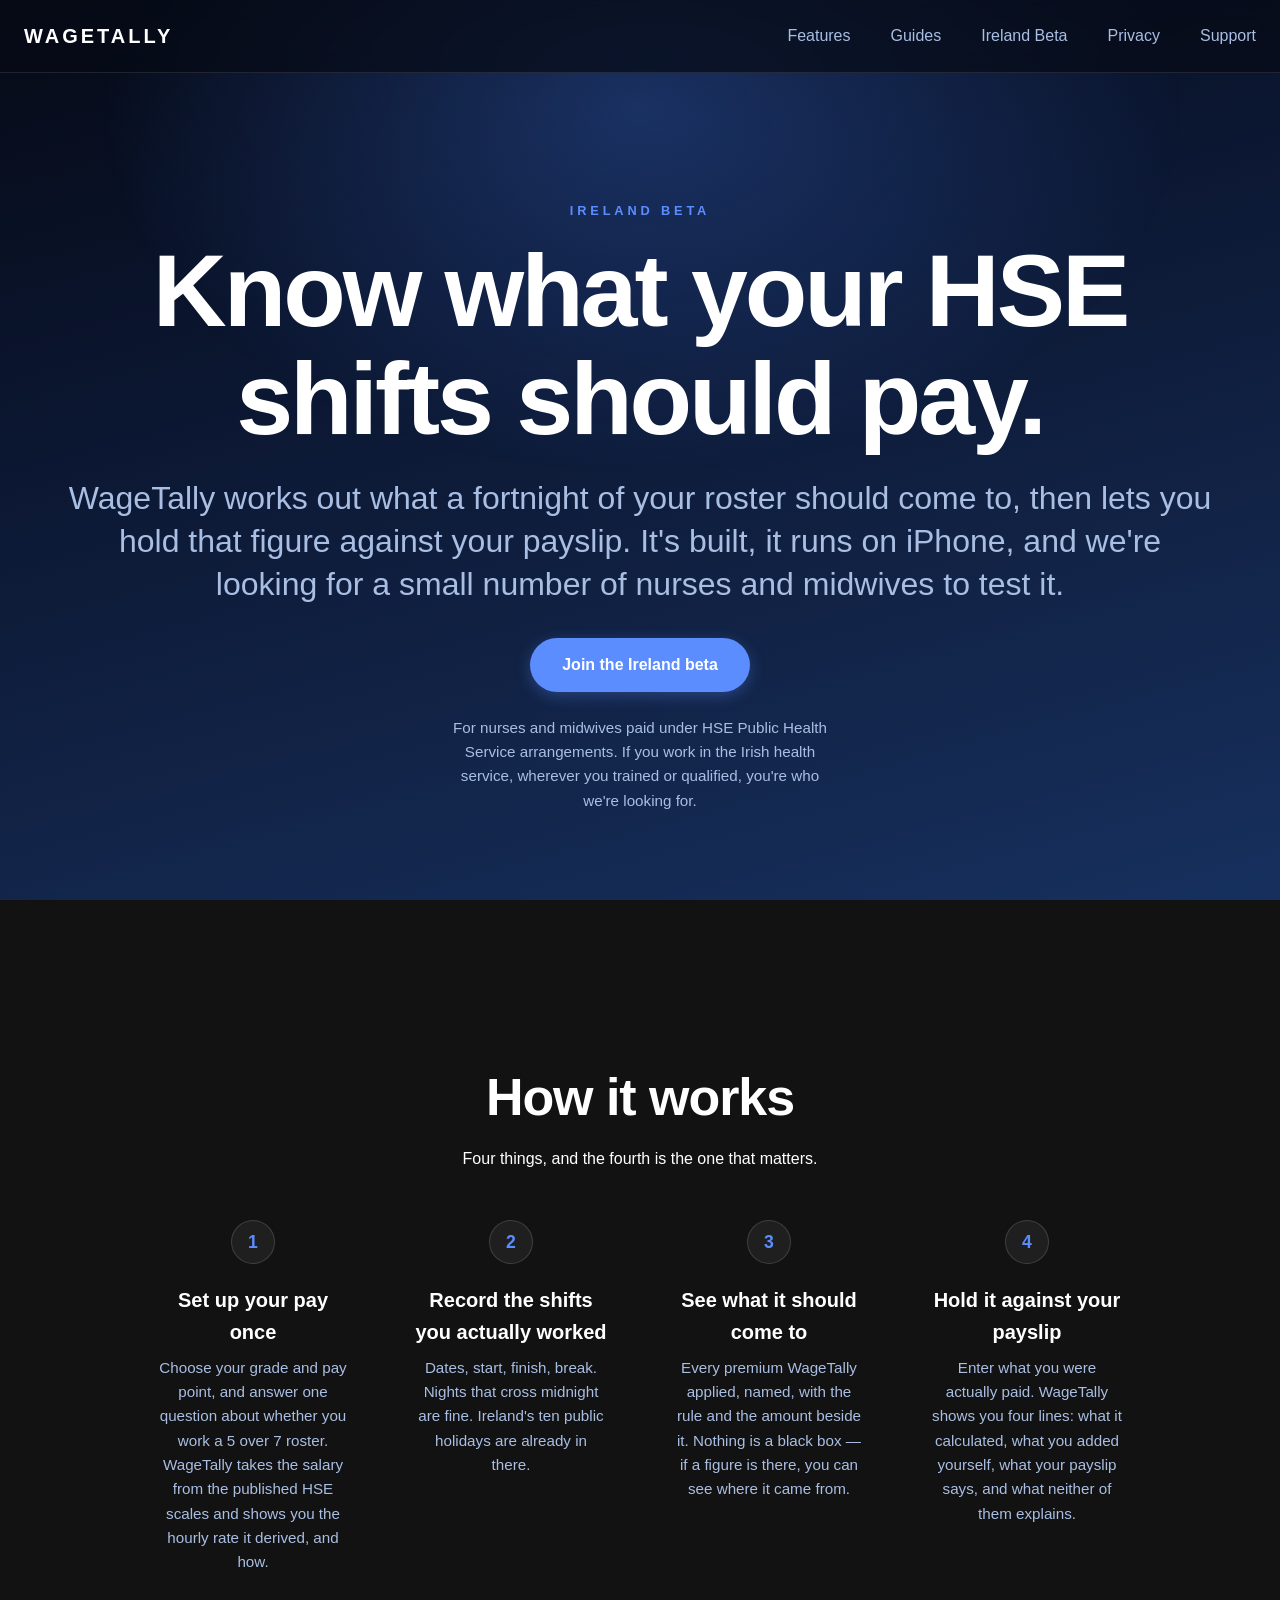
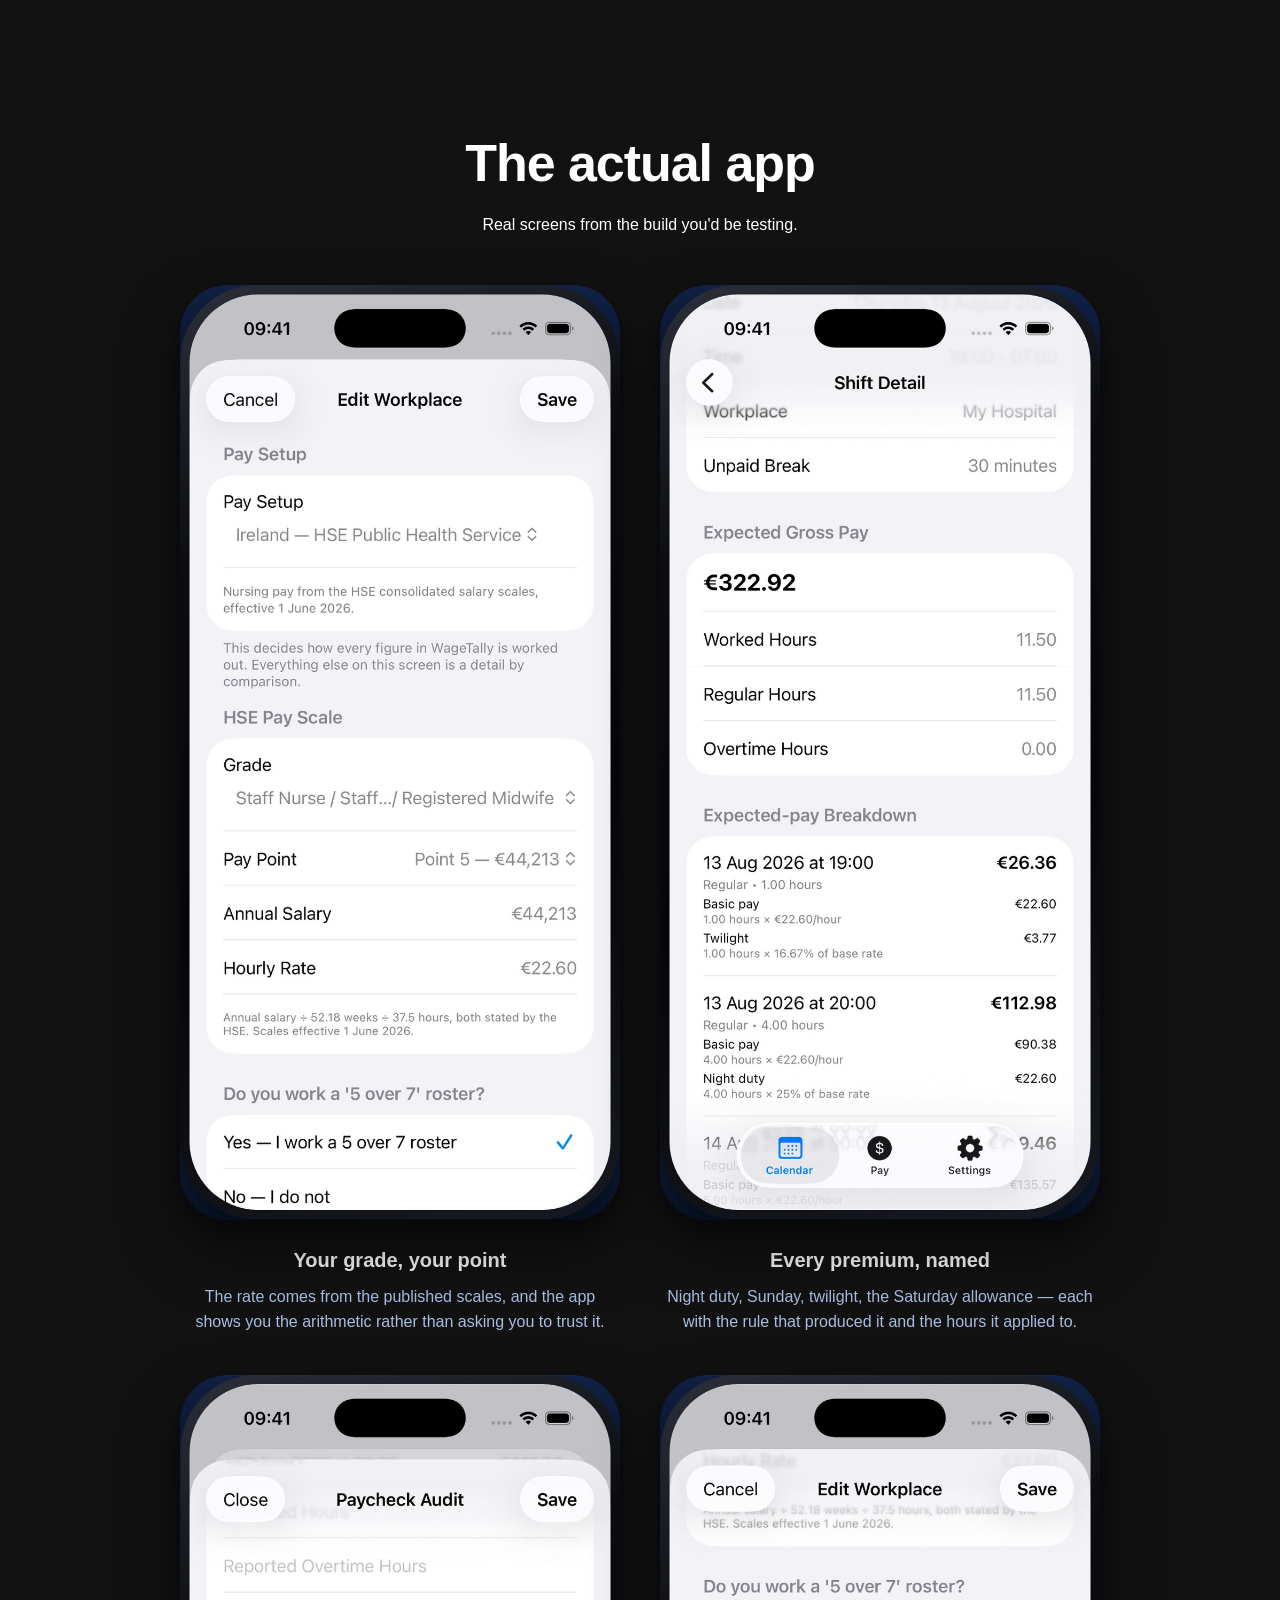
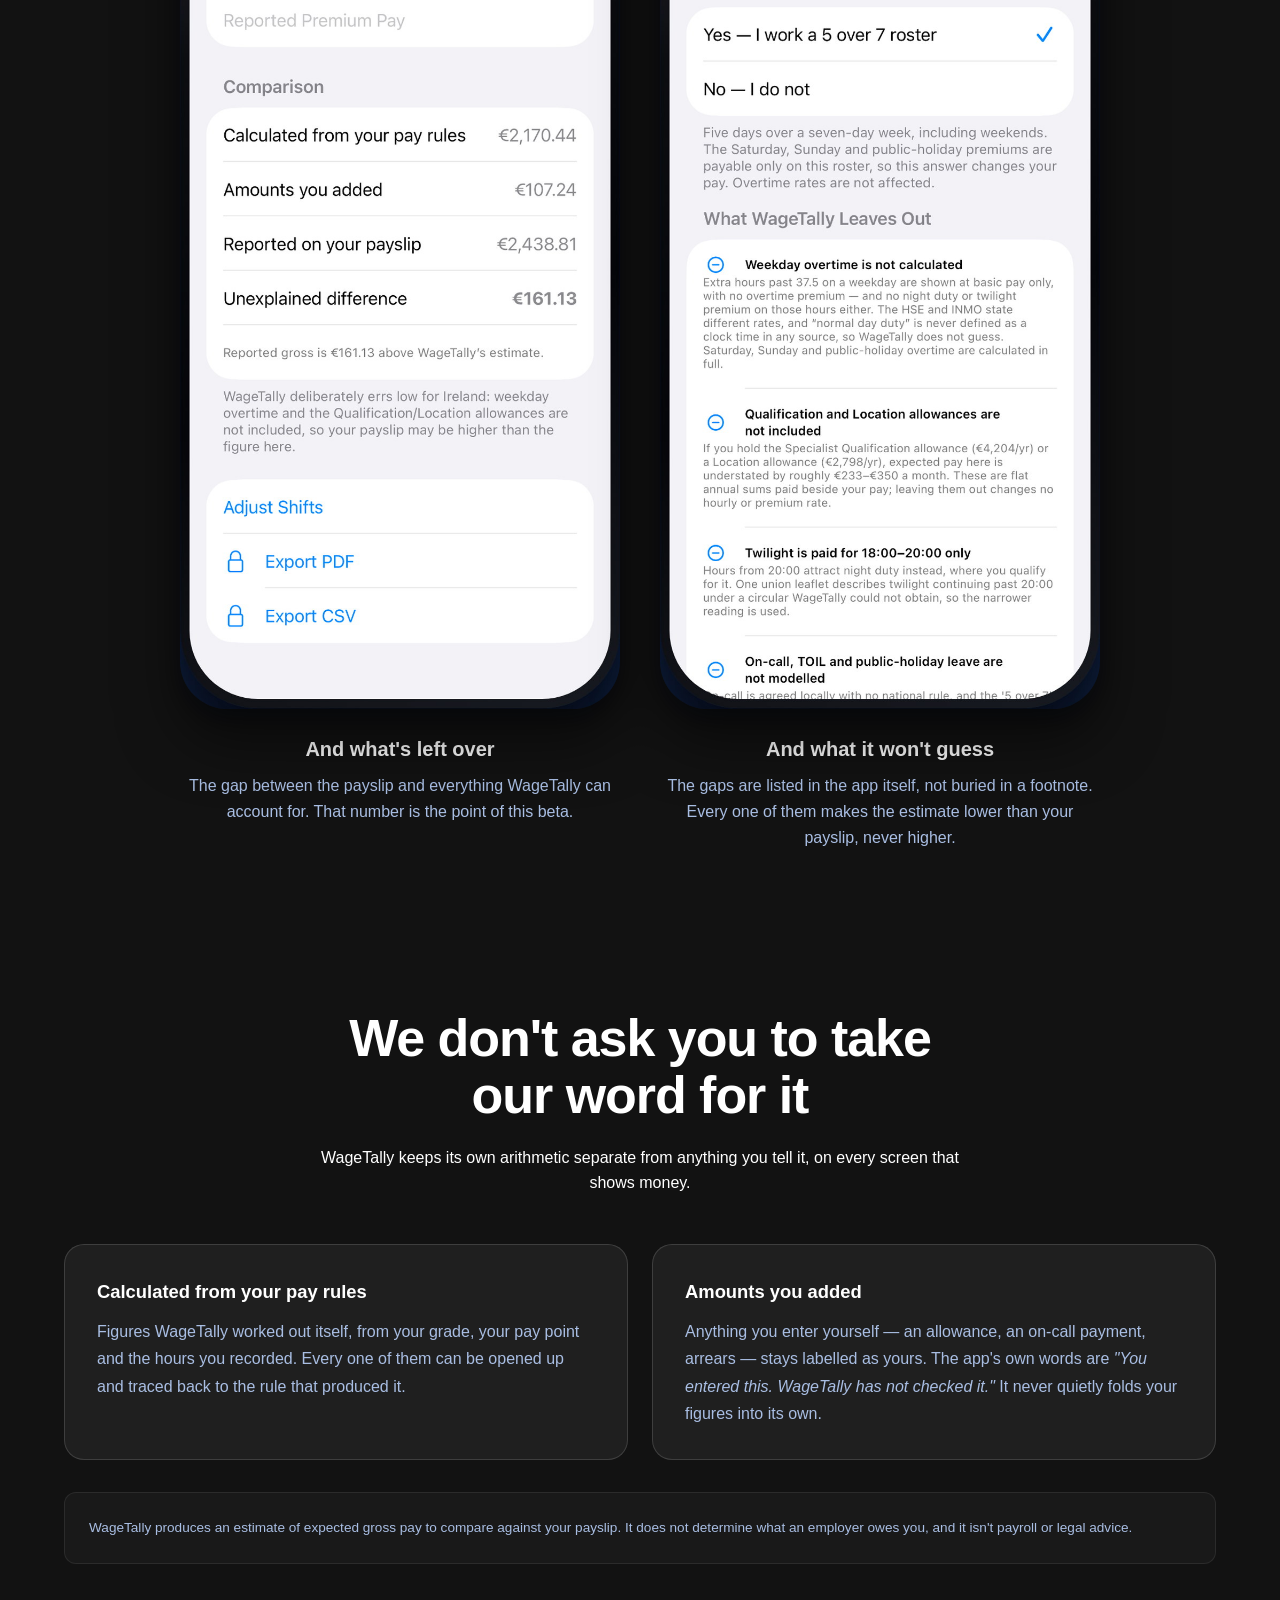
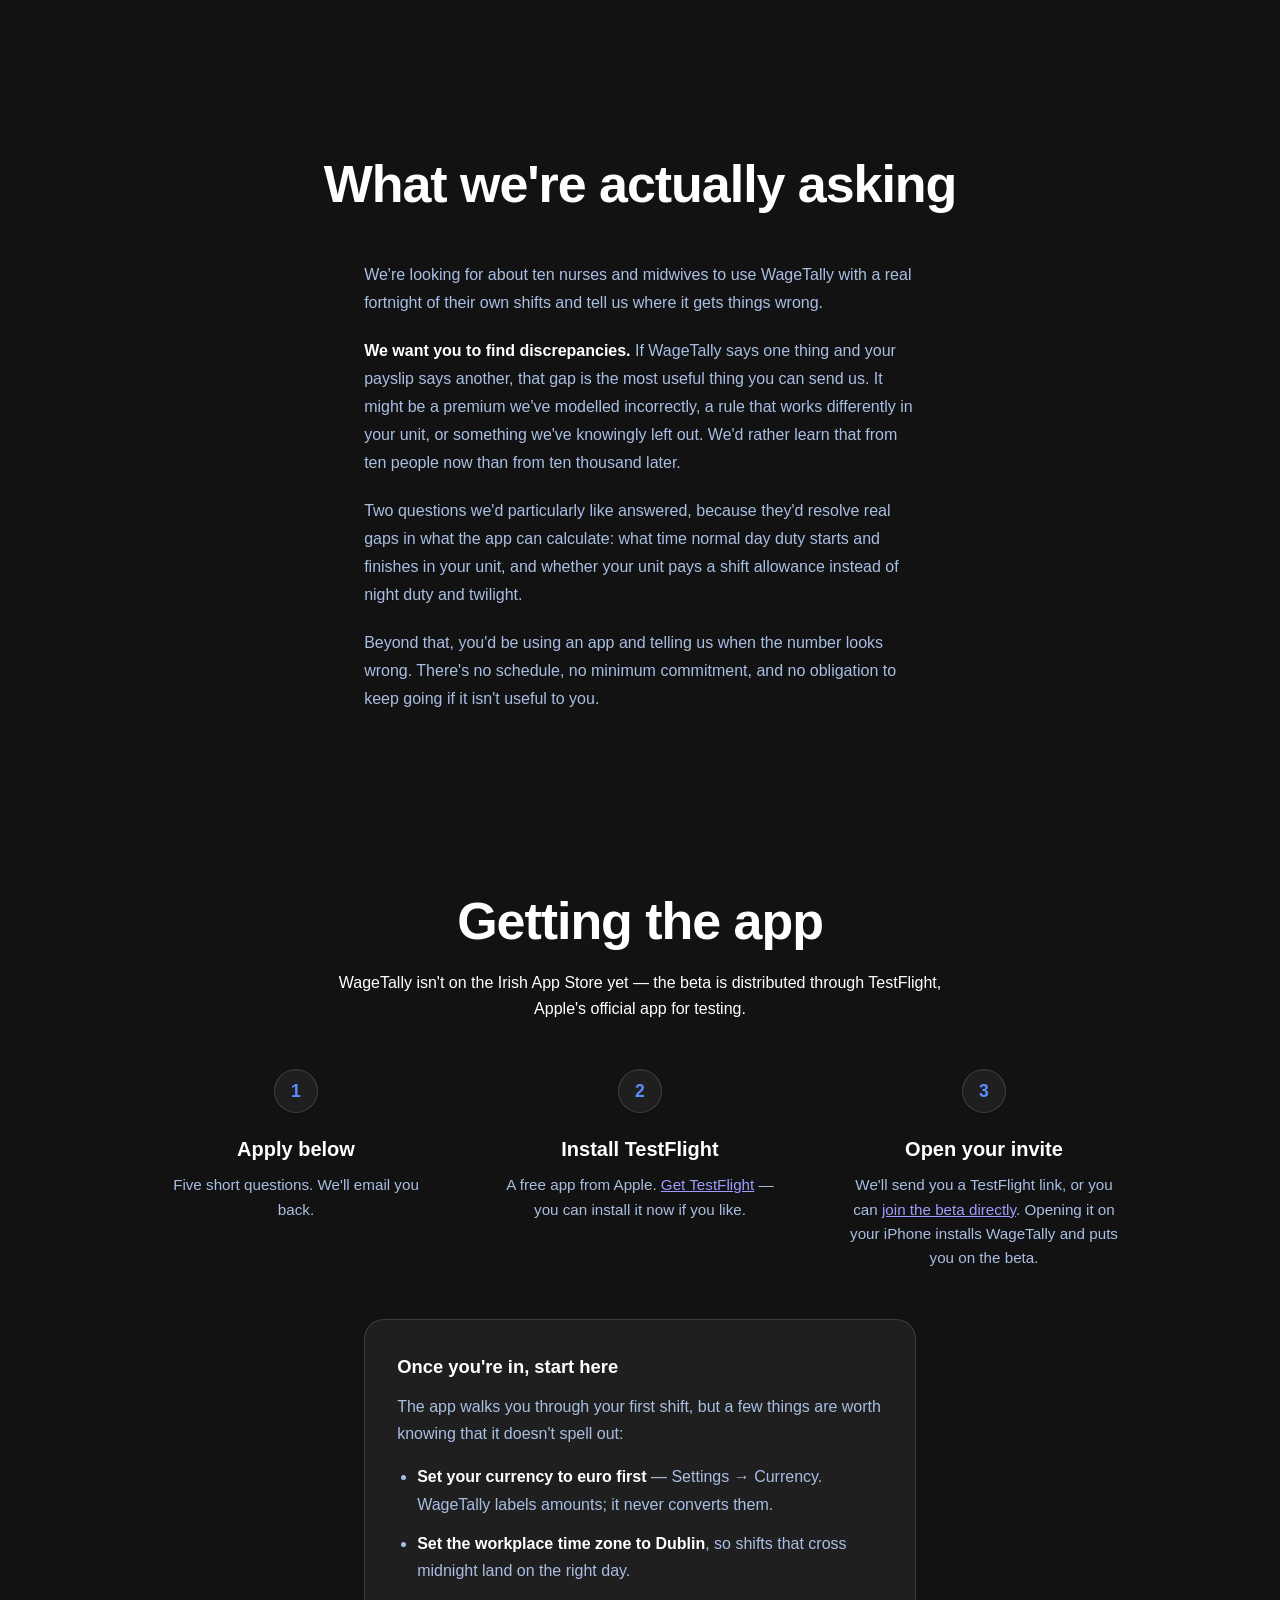
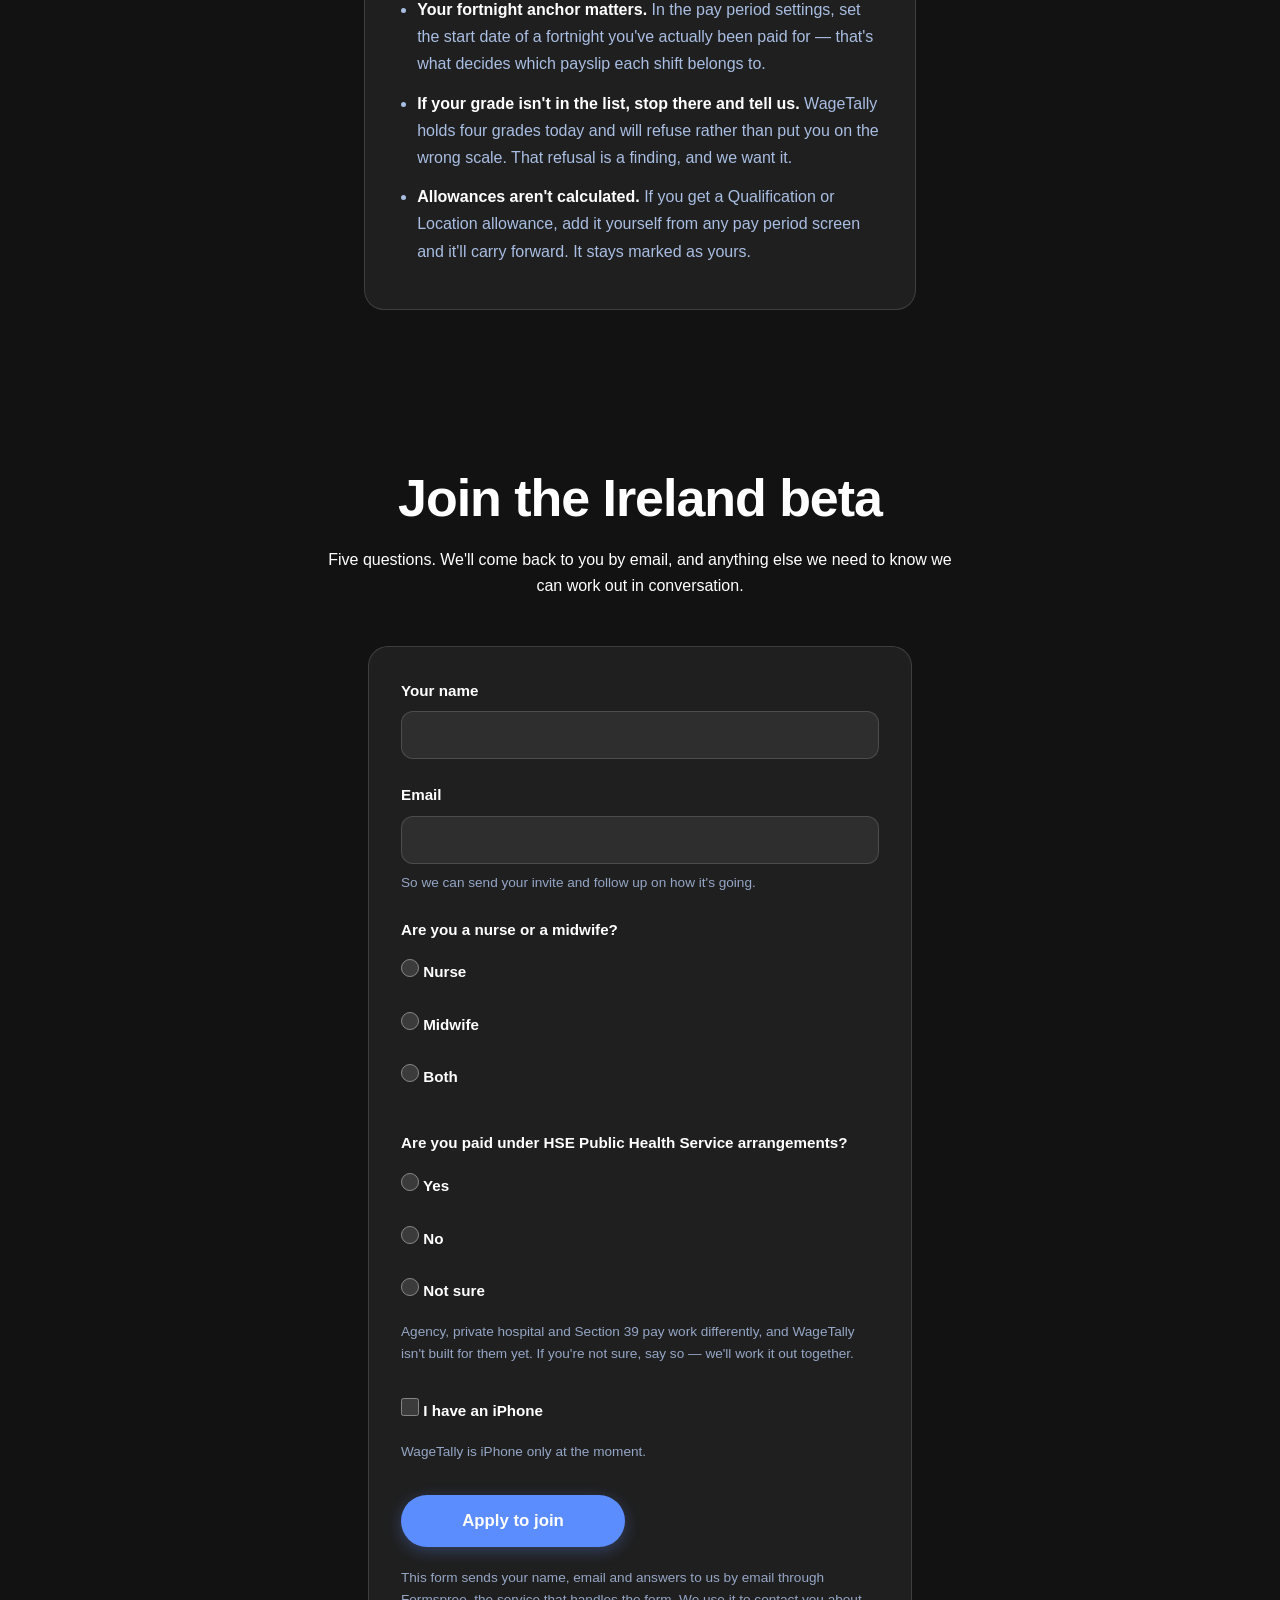
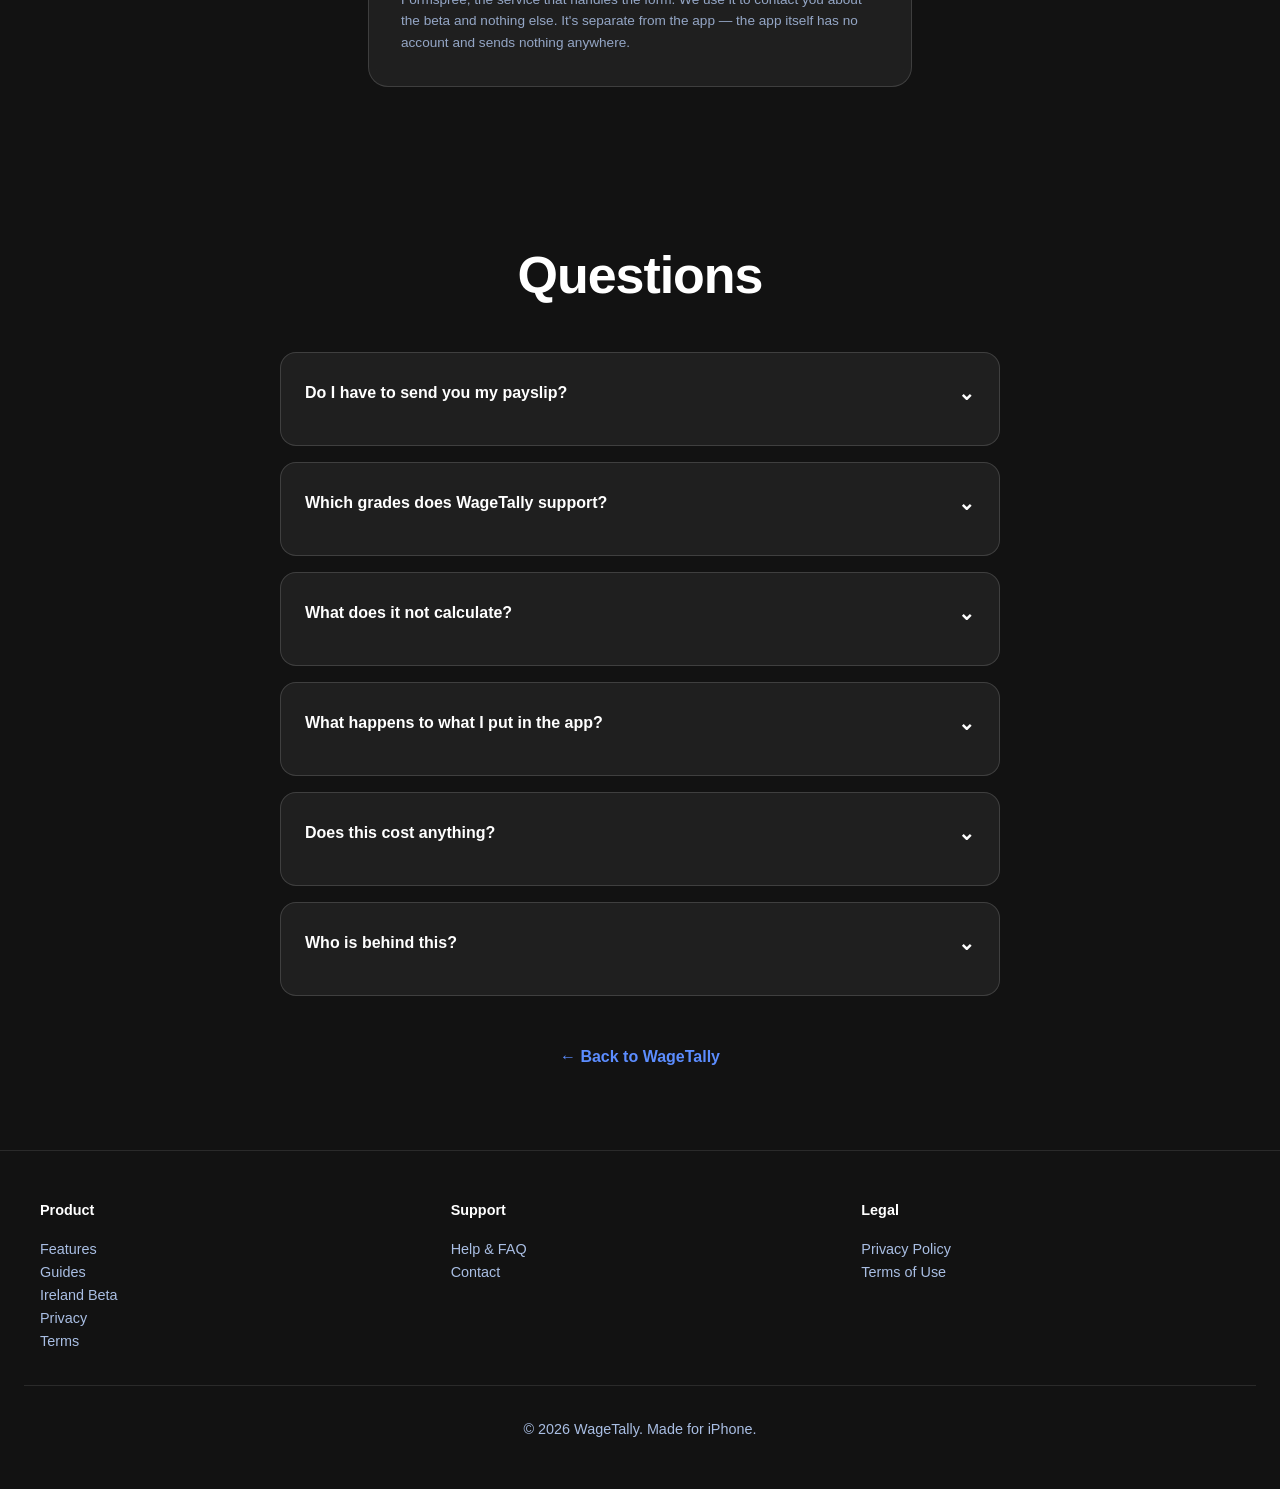
<file: ireland-beta.html>
<!DOCTYPE html>
<html lang="en">
<head>
  <meta charset="UTF-8">
  <meta name="viewport" content="width=device-width, initial-scale=1.0">
  <title>Ireland Beta – WageTally</title>
  <meta name="description" content="A working iPhone beta that works out what your HSE shifts should pay, from the published salary scales. We're looking for a small number of nurses and midwives to test it against their real payslips.">

  <!-- Open Graph -->
  <meta property="og:title" content="WageTally Ireland Beta – Know what your HSE shifts should pay">
  <meta property="og:description" content="A working iPhone beta built around HSE pay. We're looking for a small number of nurses and midwives to test it against their real shifts and payslips.">
  <meta property="og:image" content="https://bfoster1267-ctrl.github.io/Shiftproof-website/assets/WageTallyIE-og.jpg">
  <meta property="og:type" content="website">
  <meta property="og:url" content="https://bfoster1267-ctrl.github.io/Shiftproof-website/ireland-beta.html">
  <meta name="twitter:card" content="summary_large_image">
  <link rel="canonical" href="https://bfoster1267-ctrl.github.io/Shiftproof-website/ireland-beta.html">

  <link rel="stylesheet" href="styles.css?v=16">
  <link rel="icon" type="image/svg+xml" href="data:image/svg+xml,<svg xmlns='http://www.w3.org/2000/svg' viewBox='0 0 100 100'><text y='75' font-size='75' font-weight='bold' fill='%235C8DFF'>$</text></svg>">
</head>
<body>
  <!-- Navigation -->
  <header>
    <div class="nav-container">
      <a href="index.html" class="logo">WAGETALLY</a>
      <nav class="nav-links" aria-label="Main">
        <ul>
          <li><a href="index.html#features">Features</a></li>
          <li><a href="articles/">Guides</a></li>
          <li><a href="ireland-beta.html" aria-current="page">Ireland Beta</a></li>
          <li><a href="privacy.html">Privacy</a></li>
          <li><a href="support.html">Support</a></li>
        </ul>
      </nav>
      <button class="mobile-menu-btn" aria-label="Toggle menu">☰</button>
    </div>
  </header>

  <!-- Hero -->
  <section class="section-hero">
    <div class="container">
      <div class="hero-text">
        <p class="eyebrow">Ireland Beta</p>
        <h1>Know what your HSE shifts should pay.</h1>
        <p class="subheading">WageTally works out what a fortnight of your roster should come to, then lets you hold that figure against your payslip. It's built, it runs on iPhone, and we're looking for a small number of nurses and midwives to test it.</p>
        <a href="#apply" class="btn btn-primary">Join the Ireland beta</a>
        <p class="beta-qualifier">For nurses and midwives paid under HSE Public Health Service arrangements. If you work in the Irish health service, wherever you trained or qualified, you're who we're looking for.</p>
      </div>
    </div>
  </section>

  <!-- How it works -->
  <section class="section" aria-labelledby="how-heading">
    <div class="container">
      <div class="section-intro">
        <h2 id="how-heading">How it works</h2>
        <p>Four things, and the fourth is the one that matters.</p>
      </div>
      <ol class="steps steps-four">
        <li class="step">
          <span class="step-number">1</span>
          <h3>Set up your pay once</h3>
          <p>Choose your grade and pay point, and answer one question about whether you work a 5 over 7 roster. WageTally takes the salary from the published HSE scales and shows you the hourly rate it derived, and how.</p>
        </li>
        <li class="step">
          <span class="step-number">2</span>
          <h3>Record the shifts you actually worked</h3>
          <p>Dates, start, finish, break. Nights that cross midnight are fine. Ireland's ten public holidays are already in there.</p>
        </li>
        <li class="step">
          <span class="step-number">3</span>
          <h3>See what it should come to</h3>
          <p>Every premium WageTally applied, named, with the rule and the amount beside it. Nothing is a black box — if a figure is there, you can see where it came from.</p>
        </li>
        <li class="step">
          <span class="step-number">4</span>
          <h3>Hold it against your payslip</h3>
          <p>Enter what you were actually paid. WageTally shows you four lines: what it calculated, what you added yourself, what your payslip says, and what neither of them explains.</p>
        </li>
      </ol>
    </div>
  </section>

  <!-- Screenshots -->
  <section class="section" aria-labelledby="screens-heading">
    <div class="container">
      <div class="section-intro">
        <h2 id="screens-heading">The actual app</h2>
        <p>Real screens from the build you'd be testing.</p>
      </div>
      <div class="ie-screens">
        <figure class="ie-screen">
          <div class="device" style="--crop-y:-60.794%">
            <img src="assets/web/WageTallyIE-02-BuiltAroundHSEPay.jpg" width="1400" height="3034" alt="Workplace setup screen with Pay Setup set to Ireland — HSE Public Health Service, Grade set to Staff Nurse / Registered Midwife, Pay Point 5 at 44,213 euro, an annual salary of 44,213 euro and an hourly rate of 22.60 euro, noted as the annual salary divided by 52.18 weeks and 37.5 hours, both stated by the HSE.">
          </div>
          <figcaption>
            <h3>Your grade, your point</h3>
            <p>The rate comes from the published scales, and the app shows you the arithmetic rather than asking you to trust it.</p>
          </figcaption>
        </figure>
        <figure class="ie-screen">
          <div class="device" style="--crop-y:-60.794%">
            <img src="assets/web/WageTallyIE-04-EveryPremiumExplained.jpg" width="1400" height="3034" loading="lazy" alt="Shift detail for a night shift showing expected gross pay of 322.92 euro over 11.50 hours, then a breakdown splitting the shift by rule: basic pay at 22.60 euro an hour throughout, twilight at 16.67 percent of base rate for the 19:00 hour, and night duty at 25 percent of base rate from 20:00, each line showing the hours it applied to.">
          </div>
          <figcaption>
            <h3>Every premium, named</h3>
            <p>Night duty, Sunday, twilight, the Saturday allowance — each with the rule that produced it and the hours it applied to.</p>
          </figcaption>
        </figure>
        <figure class="ie-screen">
          <div class="device" style="--crop-y:-60.794%">
            <img src="assets/web/WageTallyIE-06-CompareAgainstYourPayslip.jpg" width="1400" height="3034" loading="lazy" alt="Paycheck comparison listing 2,170.44 euro calculated from your pay rules, 107.24 euro in amounts you added, 2,438.81 euro reported on your payslip, and an unexplained difference of 161.13 euro, above a note that WageTally deliberately errs low for Ireland.">
          </div>
          <figcaption>
            <h3>And what's left over</h3>
            <p>The gap between the payslip and everything WageTally can account for. That number is the point of this beta.</p>
          </figcaption>
        </figure>
        <figure class="ie-screen">
          <div class="device" style="--crop-y:-60.794%">
            <img src="assets/web/WageTallyIE-08-ItTellsYouWhatItDoesntKnow.jpg" width="1400" height="3034" loading="lazy" alt="A section headed What WageTally Leaves Out, listing weekday overtime as not calculated, Qualification and Location allowances as not included, twilight as paid for 18:00 to 20:00 only, and on-call, TOIL and public-holiday leave as not modelled.">
          </div>
          <figcaption>
            <h3>And what it won't guess</h3>
            <p>The gaps are listed in the app itself, not buried in a footnote. Every one of them makes the estimate lower than your payslip, never higher.</p>
          </figcaption>
        </figure>
      </div>
    </div>
  </section>

  <!-- Provenance -->
  <section class="section" aria-labelledby="provenance-heading">
    <div class="container">
      <div class="section-intro">
        <h2 id="provenance-heading">We don't ask you to take our word for it</h2>
        <p>WageTally keeps its own arithmetic separate from anything you tell it, on every screen that shows money.</p>
      </div>
      <div class="ie-two-up">
        <div class="glass-card">
          <h3>Calculated from your pay rules</h3>
          <p>Figures WageTally worked out itself, from your grade, your pay point and the hours you recorded. Every one of them can be opened up and traced back to the rule that produced it.</p>
        </div>
        <div class="glass-card">
          <h3>Amounts you added</h3>
          <p>Anything you enter yourself — an allowance, an on-call payment, arrears — stays labelled as yours. The app's own words are <em>"You entered this. WageTally has not checked it."</em> It never quietly folds your figures into its own.</p>
        </div>
      </div>
      <p class="disclaimer">WageTally produces an estimate of expected gross pay to compare against your payslip. It does not determine what an employer owes you, and it isn't payroll or legal advice.</p>
    </div>
  </section>

  <!-- What we're asking -->
  <section class="section" aria-labelledby="asking-heading">
    <div class="container">
      <div class="section-intro">
        <h2 id="asking-heading">What we're actually asking</h2>
      </div>
      <div class="ie-prose">
        <p>We're looking for about ten nurses and midwives to use WageTally with a real fortnight of their own shifts and tell us where it gets things wrong.</p>
        <p><strong>We want you to find discrepancies.</strong> If WageTally says one thing and your payslip says another, that gap is the most useful thing you can send us. It might be a premium we've modelled incorrectly, a rule that works differently in your unit, or something we've knowingly left out. We'd rather learn that from ten people now than from ten thousand later.</p>
        <p>Two questions we'd particularly like answered, because they'd resolve real gaps in what the app can calculate: what time normal day duty starts and finishes in your unit, and whether your unit pays a shift allowance instead of night duty and twilight.</p>
        <p>Beyond that, you'd be using an app and telling us when the number looks wrong. There's no schedule, no minimum commitment, and no obligation to keep going if it isn't useful to you.</p>
      </div>
    </div>
  </section>

  <!-- Getting started -->
  <section class="section" aria-labelledby="start-heading">
    <div class="container">
      <div class="section-intro">
        <h2 id="start-heading">Getting the app</h2>
        <p>WageTally isn't on the Irish App Store yet — the beta is distributed through TestFlight, Apple's official app for testing.</p>
      </div>
      <ol class="steps">
        <li class="step">
          <span class="step-number">1</span>
          <h3>Apply below</h3>
          <p>Five short questions. We'll email you back.</p>
        </li>
        <li class="step">
          <span class="step-number">2</span>
          <h3>Install TestFlight</h3>
          <p>A free app from Apple. <a href="https://apps.apple.com/app/testflight/id899247664">Get TestFlight</a> — you can install it now if you like.</p>
        </li>
        <li class="step">
          <span class="step-number">3</span>
          <h3>Open your invite</h3>
          <p>We'll send you a TestFlight link, or you can <a href="https://testflight.apple.com/join/f9T3AmDC">join the beta directly</a>. Opening it on your iPhone installs WageTally and puts you on the beta.</p>
        </li>
      </ol>

      <div class="glass-card ie-firstrun">
        <h3>Once you're in, start here</h3>
        <p>The app walks you through your first shift, but a few things are worth knowing that it doesn't spell out:</p>
        <ul>
          <li><strong>Set your currency to euro first</strong> — Settings → Currency. WageTally labels amounts; it never converts them.</li>
          <li><strong>Set the workplace time zone to Dublin</strong>, so shifts that cross midnight land on the right day.</li>
          <li><strong>Your fortnight anchor matters.</strong> In the pay period settings, set the start date of a fortnight you've actually been paid for — that's what decides which payslip each shift belongs to.</li>
          <li><strong>If your grade isn't in the list, stop there and tell us.</strong> WageTally holds four grades today and will refuse rather than put you on the wrong scale. That refusal is a finding, and we want it.</li>
          <li><strong>Allowances aren't calculated.</strong> If you get a Qualification or Location allowance, add it yourself from any pay period screen and it'll carry forward. It stays marked as yours.</li>
        </ul>
      </div>
    </div>
  </section>

  <!-- Apply -->
  <section class="section" id="apply" aria-labelledby="apply-heading">
    <div class="container">
      <div class="section-intro">
        <h2 id="apply-heading">Join the Ireland beta</h2>
        <p>Five questions. We'll come back to you by email, and anything else we need to know we can work out in conversation.</p>
      </div>

      <div class="glass-card ie-form-card">
        <!-- The endpoint lives in ONE place: BETA_FORM_ENDPOINT at the top of
             main.js. It is deliberately empty until a real form exists, and
             there is no action="" fallback here on purpose — a placeholder
             endpoint would post applicants to a third-party 404 page. While the
             endpoint is empty, main.js intercepts the submit and shows them a
             route that actually works. -->
        <form class="ie-form" method="POST">
          <div class="ie-field">
            <label for="name">Your name</label>
            <input type="text" id="name" name="name" autocomplete="name" required>
          </div>

          <div class="ie-field">
            <label for="email">Email</label>
            <input type="email" id="email" name="email" autocomplete="email" required>
            <p class="ie-hint">So we can send your invite and follow up on how it's going.</p>
          </div>

          <fieldset class="ie-field">
            <legend>Are you a nurse or a midwife?</legend>
            <label class="ie-radio"><input type="radio" name="role" value="Nurse" required> Nurse</label>
            <label class="ie-radio"><input type="radio" name="role" value="Midwife"> Midwife</label>
            <label class="ie-radio"><input type="radio" name="role" value="Both"> Both</label>
          </fieldset>

          <fieldset class="ie-field">
            <legend>Are you paid under HSE Public Health Service arrangements?</legend>
            <label class="ie-radio"><input type="radio" name="hse" value="Yes" required> Yes</label>
            <label class="ie-radio"><input type="radio" name="hse" value="No"> No</label>
            <label class="ie-radio"><input type="radio" name="hse" value="Not sure"> Not sure</label>
            <p class="ie-hint">Agency, private hospital and Section 39 pay work differently, and WageTally isn't built for them yet. If you're not sure, say so — we'll work it out together.</p>
          </fieldset>

          <div class="ie-field">
            <label class="ie-radio"><input type="checkbox" name="iphone" value="Yes" required> I have an iPhone</label>
            <p class="ie-hint">WageTally is iPhone only at the moment.</p>
          </div>

          <p class="ie-form-error" id="ie-form-error" role="alert" hidden>That didn't send — something went wrong at our end, not yours. Email <a href="mailto:bfoster1267@gmail.com">bfoster1267@gmail.com</a> and you'll go straight on the list.</p>

          <button type="submit" class="btn btn-primary">Apply to join</button>
          <p class="ie-hint ie-form-privacy">This form sends your name, email and answers to us by email through Formspree, the service that handles the form. We use it to contact you about the beta and nothing else. It's separate from the app — the app itself has no account and sends nothing anywhere.</p>
          <noscript>
            <p class="ie-hint">This form needs JavaScript to send. With it switched off, email <a href="mailto:bfoster1267@gmail.com">bfoster1267@gmail.com</a> instead — your name, whether you're a nurse or midwife, and whether you're paid under HSE Public Health Service arrangements is all we need. You can <a href="https://testflight.apple.com/join/f9T3AmDC">install the beta on TestFlight</a> straight away either way.</p>
          </noscript>
        </form>

        <!-- Replaces the form after a successful submit. The TestFlight link is
             revealed here, not above, so an applicant is screened and reachable
             before they install. -->
        <div class="ie-form-done" id="ie-form-done" hidden>
          <h3>You're in.</h3>
          <p>Open this on your iPhone and TestFlight will install WageTally:</p>
          <a class="btn btn-primary" href="https://testflight.apple.com/join/f9T3AmDC">Install the beta</a>
          <p class="ie-hint">We'll be in touch by email in a day or two. If the link gives you any trouble, just reply and we'll sort it out.</p>
        </div>

        <!-- Shown instead of a submit while BETA_FORM_ENDPOINT is empty. It says
             plainly that nothing was sent, which the error state above cannot do
             honestly — that one blames a transient fault. TestFlight is revealed
             here even though the design normally screens first, because the link
             is already public in "Getting the app" above and stranding someone is
             the worse outcome. -->
        <div class="ie-form-done" id="ie-form-unconfigured" hidden>
          <h3>Nothing was sent — and that's our fault, not yours.</h3>
          <p>The application form isn't connected to anything yet. Your answers stayed in your browser. Both of these work right now:</p>
          <a class="btn btn-primary" href="https://testflight.apple.com/join/f9T3AmDC">Install the beta on TestFlight</a>
          <p class="ie-hint">Then email <a id="ie-form-mailto" href="mailto:bfoster1267@gmail.com">bfoster1267@gmail.com</a> so we know who you are and can follow up — that link opens a message with the answers you just typed already in it. Nothing is sent until you press send in your own mail app.</p>
        </div>
      </div>
    </div>
  </section>

  <!-- FAQ -->
  <section class="section" aria-labelledby="faq-heading">
    <div class="container">
      <div class="section-intro">
        <h2 id="faq-heading">Questions</h2>
      </div>
      <div class="faq-list">
        <div class="faq-item">
          <div class="faq-question">
            <span>Do I have to send you my payslip?</span>
            <span class="faq-toggle">⌄</span>
          </div>
          <div class="faq-answer">
            <p>No. You can take part without sending us anything at all — just tell us where the figure disagreed with what you were paid.</p>
            <p>Later on, if you're willing, we may ask about the structure of a payslip: the earnings lines, their descriptions, hours and rates. If we ever do, we'd ask you to black out everything else first. We're interested in how pay is put together, not in who you are. We will never ask for your PPS number, staff or employee number, bank details, date of birth or address, and you never have to send anything you'd rather not.</p>
          </div>
        </div>
        <div class="faq-item">
          <div class="faq-question">
            <span>Which grades does WageTally support?</span>
            <span class="faq-toggle">⌄</span>
          </div>
          <div class="faq-answer">
            <p>Four today: Staff Nurse (including Staff Nurse Community and Registered Midwife, which share a scale), Mental Health Staff Nurse, Senior Staff Nurse (General), and Senior Staff Nurse (Mental Health).</p>
            <p>Enhanced Nurse, the CNM grades, Clinical Nurse Specialist and Staff Midwife aren't in yet. If you pick your grade and it isn't listed, the app tells you so and stops — it won't put you on a different grade's scale. Apply anyway and tell us which grade you're on; knowing which ones to add next is useful to us.</p>
          </div>
        </div>
        <div class="faq-item">
          <div class="faq-question">
            <span>What does it not calculate?</span>
            <span class="faq-toggle">⌄</span>
          </div>
          <div class="faq-answer">
            <p>Weekday overtime, deliberately. The HSE and the INMO describe the rates differently and neither defines "normal day duty" as a clock time, so WageTally shows those hours at basic pay and says so rather than guessing.</p>
            <p>Twilight is paid for 18:00–20:00 only. Qualification and Location allowances, on-call and call-out payments aren't calculated either — you can add those yourself, and they stay marked as amounts you entered.</p>
            <p>Every one of these gaps makes the figure lower than your payslip, never higher. The app lists them on screen next to the money.</p>
          </div>
        </div>
        <div class="faq-item">
          <div class="faq-question">
            <span>What happens to what I put in the app?</span>
            <span class="faq-toggle">⌄</span>
          </div>
          <div class="faq-answer">
            <p>It stays on your iPhone. WageTally has no account and no sign-in, doesn't sync to any cloud, and contains no analytics or tracking of any kind — your shifts and pay figures are not sent anywhere, including to us. The only thing that reaches us is what you choose to tell us directly.</p>
          </div>
        </div>
        <div class="faq-item">
          <div class="faq-question">
            <span>Does this cost anything?</span>
            <span class="faq-toggle">⌄</span>
          </div>
          <div class="faq-answer">
            <p>No. Taking part is free, and everything you need to check a pay period against your payslip is in the free version.</p>
          </div>
        </div>
        <div class="faq-item">
          <div class="faq-question">
            <span>Who is behind this?</span>
            <span class="faq-toggle">⌄</span>
          </div>
          <div class="faq-answer">
            <p>WageTally is an independent app. It isn't affiliated with, endorsed by or connected to the HSE, the INMO, any hospital or any government body. The pay scales it uses are public documents.</p>
          </div>
        </div>
      </div>
      <p class="ie-back"><a href="index.html">← Back to WageTally</a></p>
    </div>
  </section>

  <!-- Footer -->
  <footer>
    <div class="footer-content">
      <div class="footer-section">
        <h4>Product</h4>
        <ul>
          <li><a href="index.html#features">Features</a></li>
          <li><a href="articles/">Guides</a></li>
          <li><a href="ireland-beta.html">Ireland Beta</a></li>
          <li><a href="privacy.html">Privacy</a></li>
          <li><a href="terms.html">Terms</a></li>
        </ul>
      </div>
      <div class="footer-section">
        <h4>Support</h4>
        <ul>
          <li><a href="support.html">Help &amp; FAQ</a></li>
          <li><a href="mailto:bfoster1267@gmail.com">Contact</a></li>
        </ul>
      </div>
      <div class="footer-section">
        <h4>Legal</h4>
        <ul>
          <li><a href="privacy.html">Privacy Policy</a></li>
          <li><a href="terms.html">Terms of Use</a></li>
        </ul>
      </div>
    </div>
    <div class="footer-bottom">
      <p>&copy; 2026 WageTally. Made for iPhone.</p>
    </div>
  </footer>

  <script src="main.js?v=7"></script>
</body>
</html>
</file>
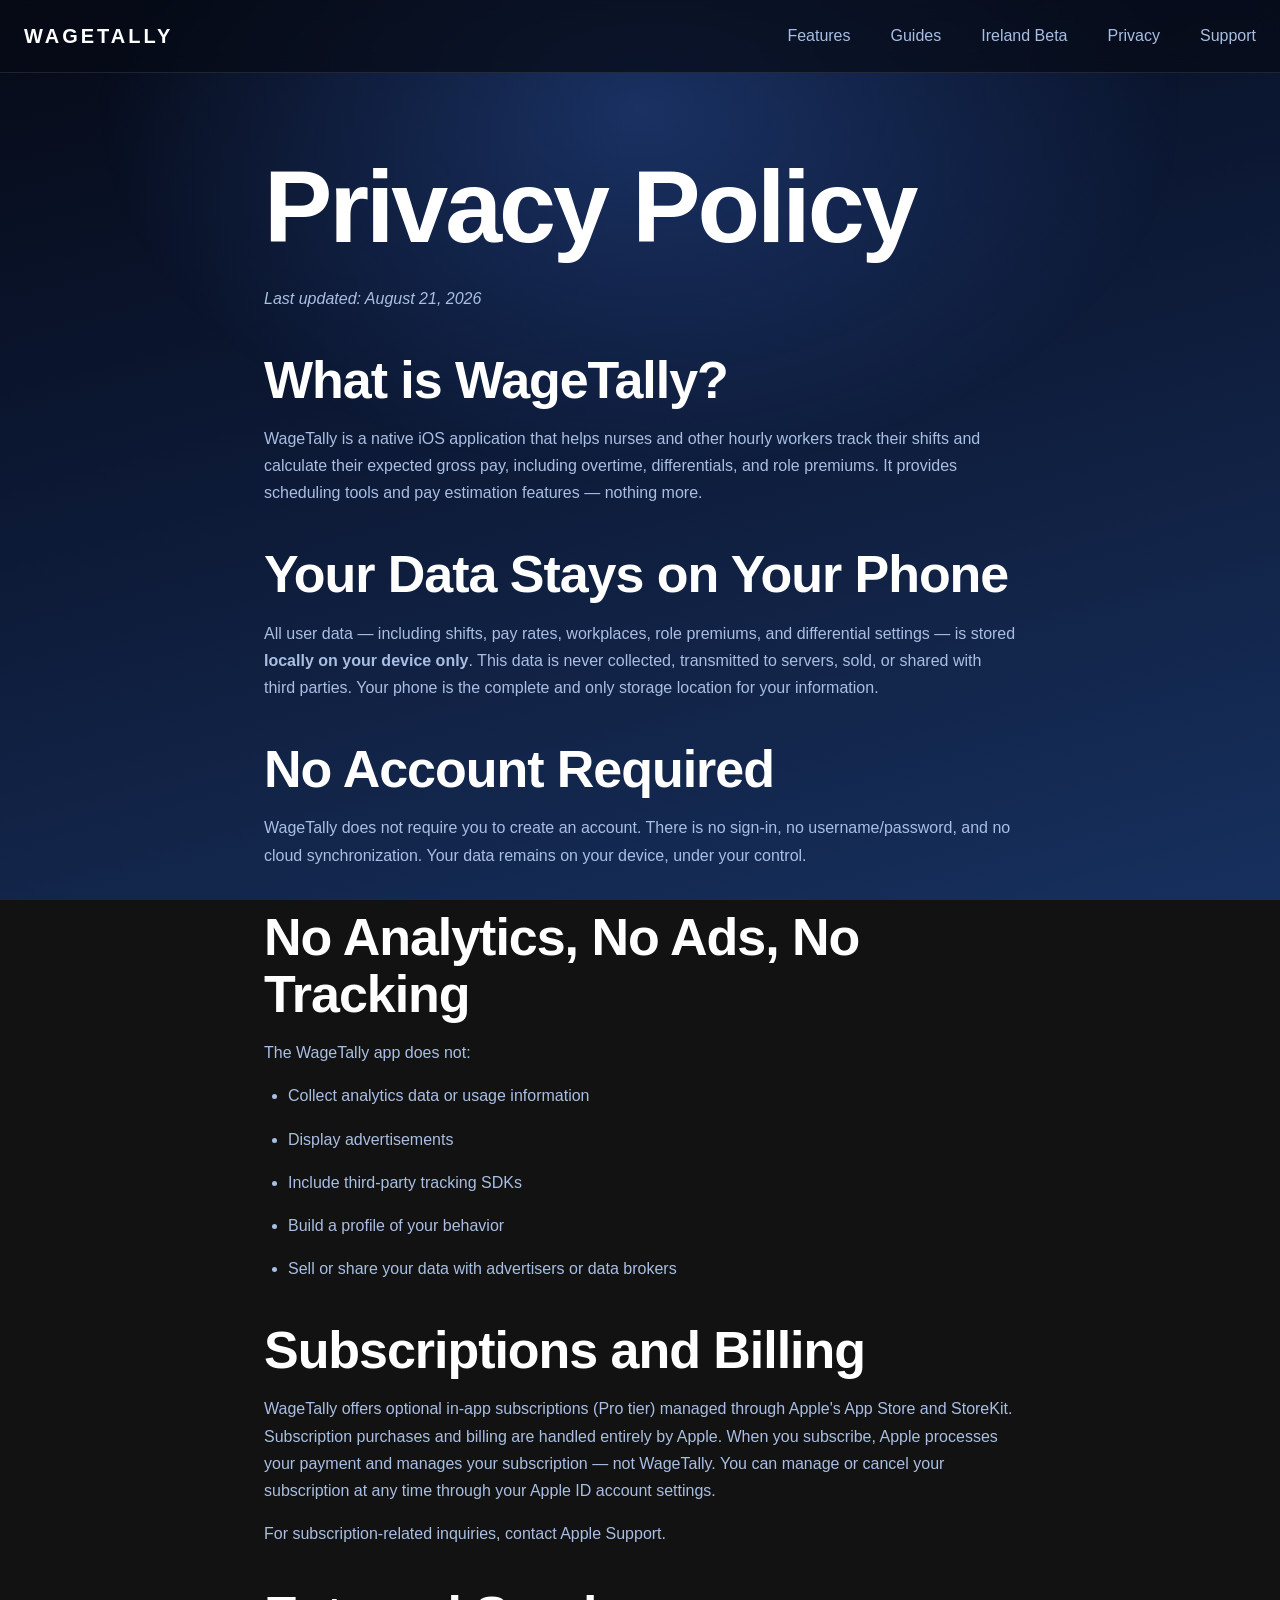
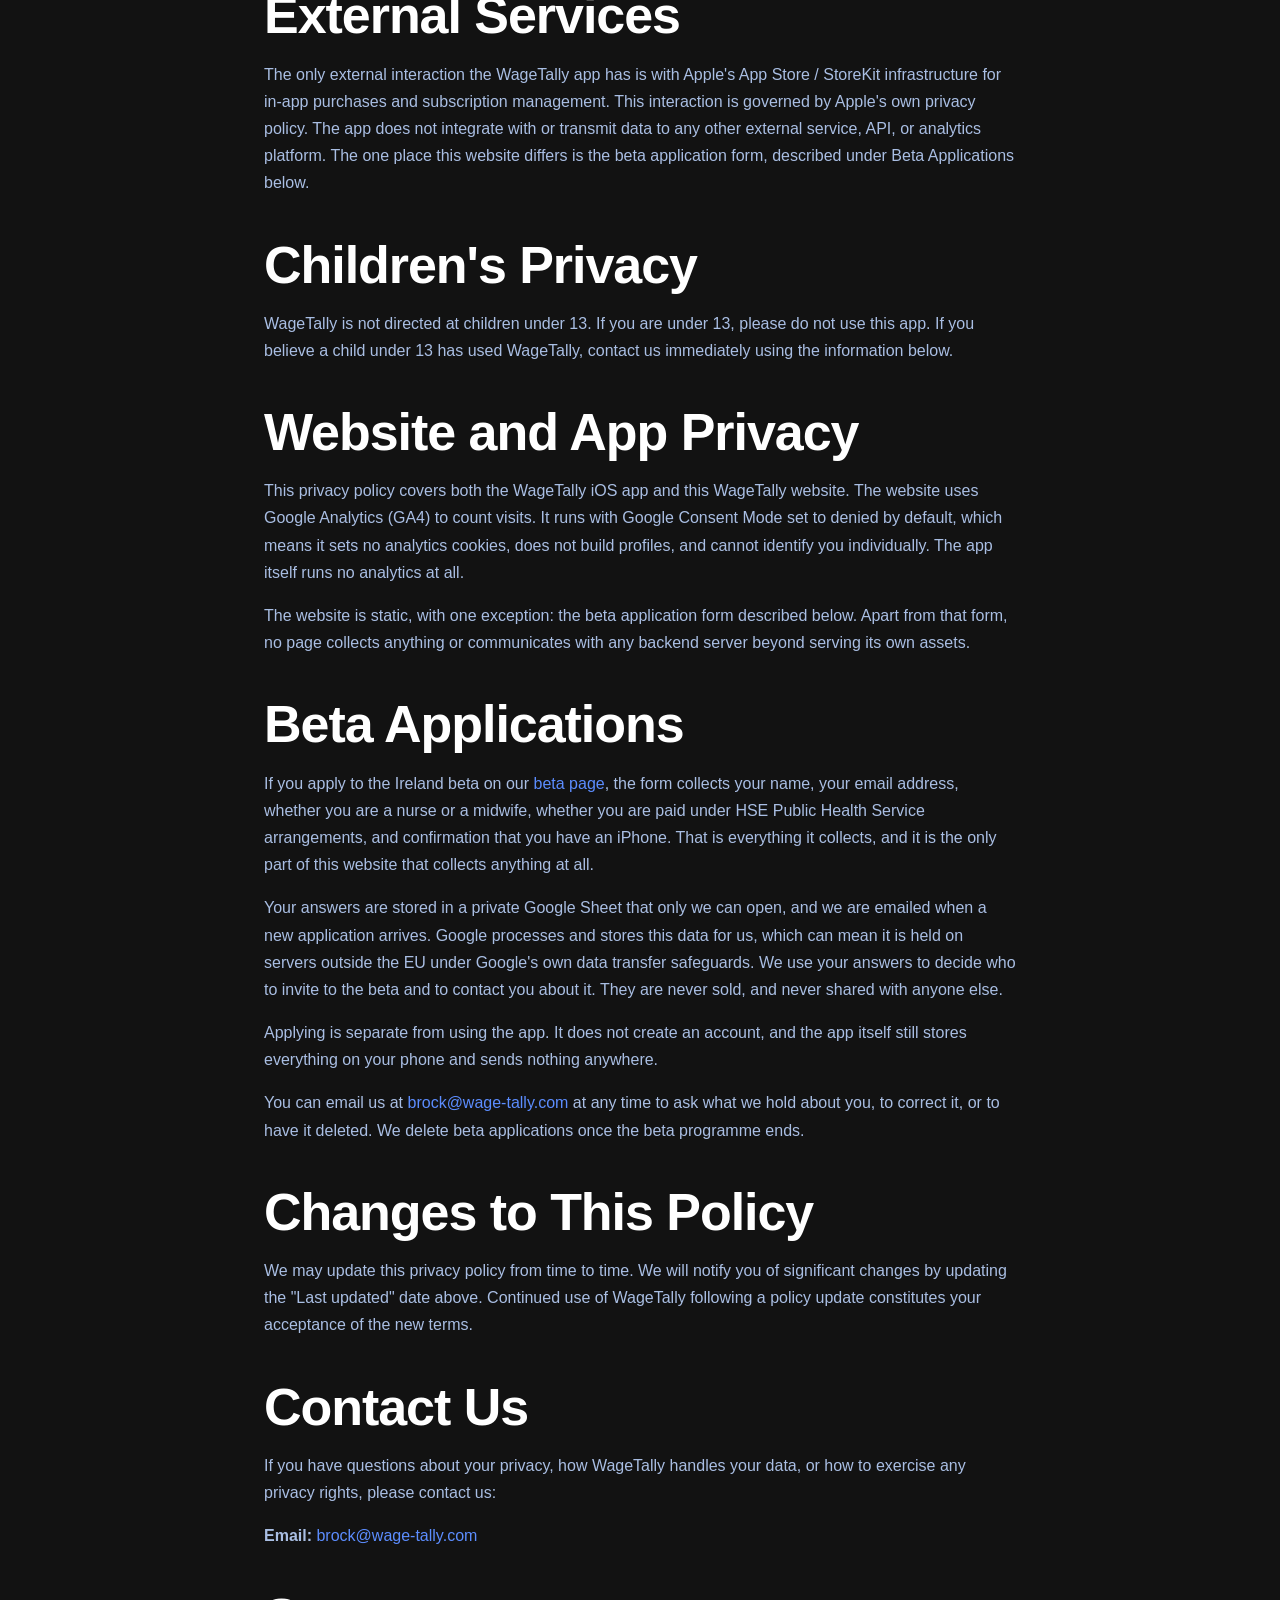
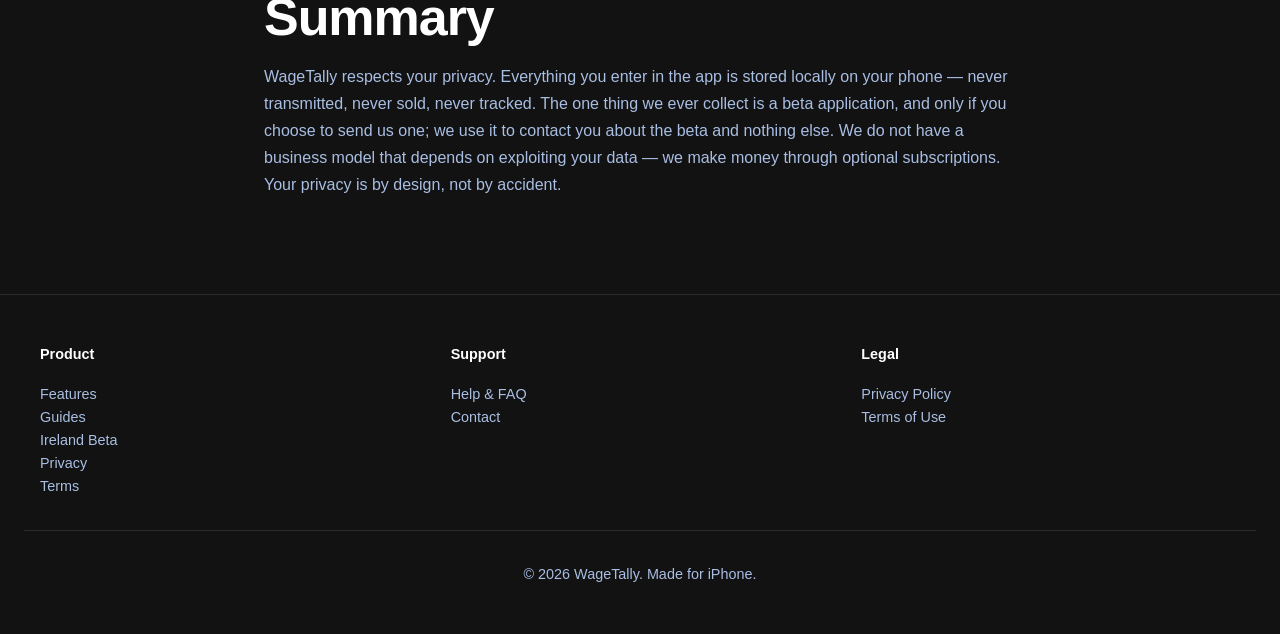
<file: privacy.html>
<!DOCTYPE html>
<html lang="en">
<head>
  <meta charset="UTF-8">
  <meta name="viewport" content="width=device-width, initial-scale=1.0">
  <title>Privacy Policy – WageTally</title>
  <meta name="description" content="WageTally privacy policy. Learn how we protect your data with local-only storage and no tracking.">
  <meta property="og:title" content="Privacy Policy – WageTally">
  <meta property="og:description" content="Learn how WageTally protects your privacy.">
  <meta property="og:type" content="website">
  <link rel="canonical" href="https://wage-tally.com/privacy.html">
  <link rel="stylesheet" href="styles.css?v=17">
  <link rel="icon" type="image/svg+xml" href="data:image/svg+xml,<svg xmlns='http://www.w3.org/2000/svg' viewBox='0 0 100 100'><text y='75' font-size='75' font-weight='bold' fill='%235C8DFF'>$</text></svg>">
  <!-- Google tag (gtag.js) — GA4. Consent Mode v2 defaults every storage type
       to denied, so no analytics cookies are set. That keeps /ie/ inside the
       ePrivacy consent rules and keeps the privacy policy accurate. -->
  <script async src="https://www.googletagmanager.com/gtag/js?id=G-8NJ8VV0837"></script>
  <script>
    window.dataLayer = window.dataLayer || [];
    function gtag(){dataLayer.push(arguments);}
    gtag('consent', 'default', {
      'ad_storage': 'denied',
      'ad_user_data': 'denied',
      'ad_personalization': 'denied',
      'analytics_storage': 'denied'
    });
    gtag('js', new Date());
    gtag('config', 'G-8NJ8VV0837');
  </script>
</head>
<body>
  <!-- Navigation -->
  <header>
    <div class="nav-container">
      <a href="index.html" class="logo">WAGETALLY</a>
      <nav class="nav-links" aria-label="Main">
        <ul>
          <li><a href="index.html#features">Features</a></li>
          <li><a href="articles/">Guides</a></li>
          <li><a href="ie/">Ireland Beta</a></li>
          <li><a href="privacy.html">Privacy</a></li>
          <li><a href="support.html">Support</a></li>
        </ul>
      </nav>
      <button class="mobile-menu-btn" aria-label="Toggle menu">☰</button>
    </div>
  </header>

  <!-- Content -->
  <section class="section">
    <div class="container policy-content">
      <h1>Privacy Policy</h1>
      <p><em>Last updated: August 21, 2026</em></p>

      <h2>What is WageTally?</h2>
      <p>WageTally is a native iOS application that helps nurses and other hourly workers track their shifts and calculate their expected gross pay, including overtime, differentials, and role premiums. It provides scheduling tools and pay estimation features — nothing more.</p>

      <h2>Your Data Stays on Your Phone</h2>
      <p>All user data — including shifts, pay rates, workplaces, role premiums, and differential settings — is stored <strong>locally on your device only</strong>. This data is never collected, transmitted to servers, sold, or shared with third parties. Your phone is the complete and only storage location for your information.</p>

      <h2>No Account Required</h2>
      <p>WageTally does not require you to create an account. There is no sign-in, no username/password, and no cloud synchronization. Your data remains on your device, under your control.</p>

      <h2>No Analytics, No Ads, No Tracking</h2>
      <p>The WageTally app does not:</p>
      <ul>
        <li>Collect analytics data or usage information</li>
        <li>Display advertisements</li>
        <li>Include third-party tracking SDKs</li>
        <li>Build a profile of your behavior</li>
        <li>Sell or share your data with advertisers or data brokers</li>
      </ul>

      <h2>Subscriptions and Billing</h2>
      <p>WageTally offers optional in-app subscriptions (Pro tier) managed through Apple's App Store and StoreKit. Subscription purchases and billing are handled entirely by Apple. When you subscribe, Apple processes your payment and manages your subscription — not WageTally. You can manage or cancel your subscription at any time through your Apple ID account settings.</p>
      <p>For subscription-related inquiries, contact Apple Support.</p>

      <h2>External Services</h2>
      <p>The only external interaction the WageTally app has is with Apple's App Store / StoreKit infrastructure for in-app purchases and subscription management. This interaction is governed by Apple's own privacy policy. The app does not integrate with or transmit data to any other external service, API, or analytics platform. The one place this website differs is the beta application form, described under Beta Applications below.</p>

      <h2>Children's Privacy</h2>
      <p>WageTally is not directed at children under 13. If you are under 13, please do not use this app. If you believe a child under 13 has used WageTally, contact us immediately using the information below.</p>

      <h2>Website and App Privacy</h2>
      <p>This privacy policy covers both the WageTally iOS app and this WageTally website. The website uses Google Analytics (GA4) to count visits. It runs with Google Consent Mode set to denied by default, which means it sets no analytics cookies, does not build profiles, and cannot identify you individually. The app itself runs no analytics at all.</p>
      <p>The website is static, with one exception: the beta application form described below. Apart from that form, no page collects anything or communicates with any backend server beyond serving its own assets.</p>

      <h2>Beta Applications</h2>
      <p>If you apply to the Ireland beta on our <a href="ie/">beta page</a>, the form collects your name, your email address, whether you are a nurse or a midwife, whether you are paid under HSE Public Health Service arrangements, and confirmation that you have an iPhone. That is everything it collects, and it is the only part of this website that collects anything at all.</p>
      <p>Your answers are stored in a private Google Sheet that only we can open, and we are emailed when a new application arrives. Google processes and stores this data for us, which can mean it is held on servers outside the EU under Google's own data transfer safeguards. We use your answers to decide who to invite to the beta and to contact you about it. They are never sold, and never shared with anyone else.</p>
      <p>Applying is separate from using the app. It does not create an account, and the app itself still stores everything on your phone and sends nothing anywhere.</p>
      <p>You can email us at <a href="mailto:brock@wage-tally.com">brock@wage-tally.com</a> at any time to ask what we hold about you, to correct it, or to have it deleted. We delete beta applications once the beta programme ends.</p>

      <h2>Changes to This Policy</h2>
      <p>We may update this privacy policy from time to time. We will notify you of significant changes by updating the "Last updated" date above. Continued use of WageTally following a policy update constitutes your acceptance of the new terms.</p>

      <h2>Contact Us</h2>
      <p>If you have questions about your privacy, how WageTally handles your data, or how to exercise any privacy rights, please contact us:</p>
      <p>
        <strong>Email:</strong> <a href="mailto:brock@wage-tally.com">brock@wage-tally.com</a><br>
        <!-- TODO: Confirm contact email address and add optional mailing address -->
      </p>

      <h2>Summary</h2>
      <p>WageTally respects your privacy. Everything you enter in the app is stored locally on your phone — never transmitted, never sold, never tracked. The one thing we ever collect is a beta application, and only if you choose to send us one; we use it to contact you about the beta and nothing else. We do not have a business model that depends on exploiting your data — we make money through optional subscriptions. Your privacy is by design, not by accident.</p>
    </div>
  </section>

  <!-- Footer -->
  <footer>
    <div class="footer-content">
      <div class="footer-section">
        <h4>Product</h4>
        <ul>
          <li><a href="index.html#features">Features</a></li>
          <li><a href="articles/">Guides</a></li>
          <li><a href="ie/">Ireland Beta</a></li>
          <li><a href="privacy.html">Privacy</a></li>
          <li><a href="terms.html">Terms</a></li>
        </ul>
      </div>
      <div class="footer-section">
        <h4>Support</h4>
        <ul>
          <li><a href="support.html">Help & FAQ</a></li>
          <li><a href="mailto:brock@wage-tally.com">Contact</a></li>
        </ul>
      </div>
      <div class="footer-section">
        <h4>Legal</h4>
        <ul>
          <li><a href="privacy.html">Privacy Policy</a></li>
          <li><a href="terms.html">Terms of Use</a></li>
        </ul>
      </div>
    </div>
    <div class="footer-bottom">
      <p>&copy; 2026 WageTally. Made for iPhone.</p>
    </div>
  </footer>

  <script src="main.js?v=16"></script>
</body>
</html>
</file>
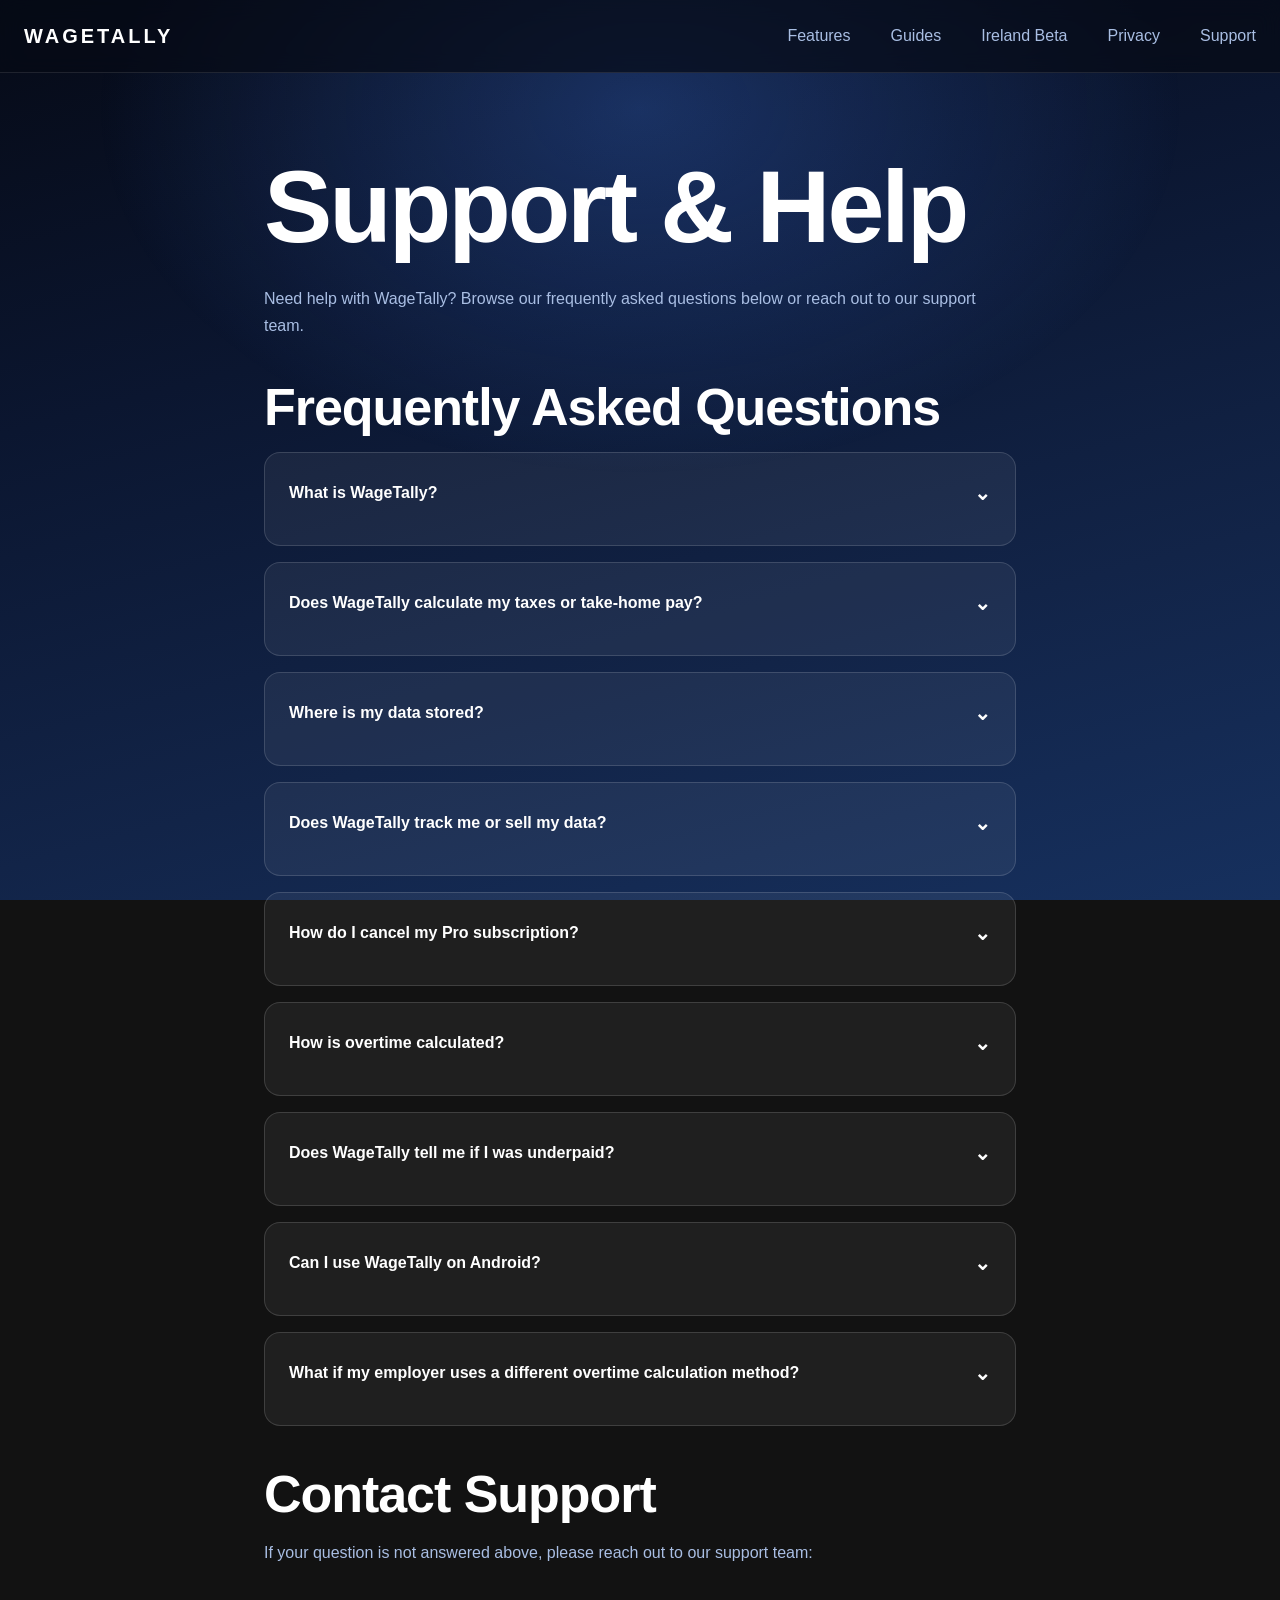
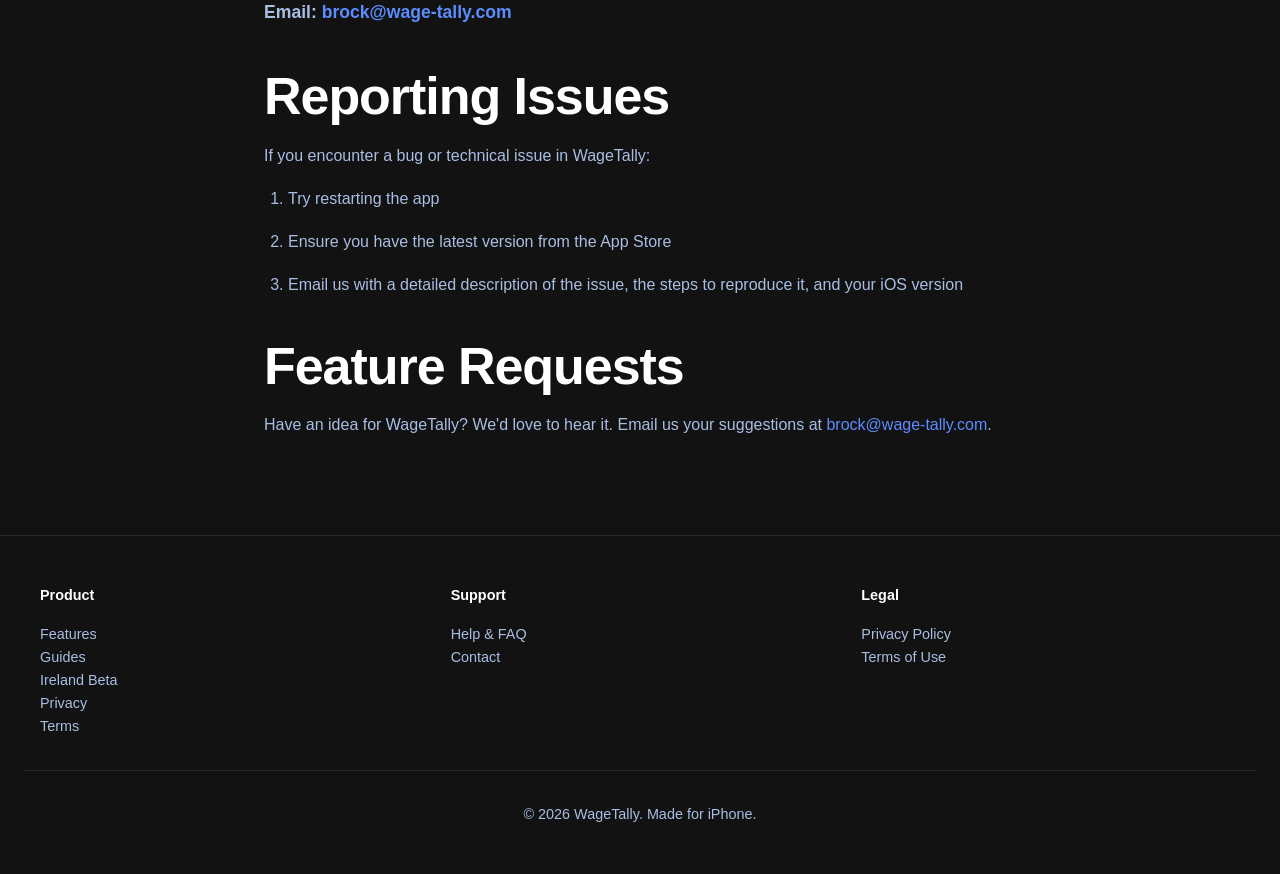
<file: support.html>
<!DOCTYPE html>
<html lang="en">
<head>
  <meta charset="UTF-8">
  <meta name="viewport" content="width=device-width, initial-scale=1.0">
  <title>Support & FAQ – WageTally</title>
  <meta name="description" content="WageTally Support. Frequently asked questions and contact information for help with the app.">
  <meta property="og:title" content="Support & FAQ – WageTally">
  <meta property="og:description" content="Get help with WageTally. Browse our FAQ or contact support.">
  <meta property="og:type" content="website">
  <link rel="canonical" href="https://wage-tally.com/support.html">
  <link rel="stylesheet" href="styles.css?v=17">
  <link rel="icon" type="image/svg+xml" href="data:image/svg+xml,<svg xmlns='http://www.w3.org/2000/svg' viewBox='0 0 100 100'><text y='75' font-size='75' font-weight='bold' fill='%235C8DFF'>$</text></svg>">
  <!-- Google tag (gtag.js) — GA4. Consent Mode v2 defaults every storage type
       to denied, so no analytics cookies are set. That keeps /ie/ inside the
       ePrivacy consent rules and keeps the privacy policy accurate. -->
  <script async src="https://www.googletagmanager.com/gtag/js?id=G-8NJ8VV0837"></script>
  <script>
    window.dataLayer = window.dataLayer || [];
    function gtag(){dataLayer.push(arguments);}
    gtag('consent', 'default', {
      'ad_storage': 'denied',
      'ad_user_data': 'denied',
      'ad_personalization': 'denied',
      'analytics_storage': 'denied'
    });
    gtag('js', new Date());
    gtag('config', 'G-8NJ8VV0837');
  </script>
</head>
<body>
  <!-- Navigation -->
  <header>
    <div class="nav-container">
      <a href="index.html" class="logo">WAGETALLY</a>
      <nav class="nav-links" aria-label="Main">
        <ul>
          <li><a href="index.html#features">Features</a></li>
          <li><a href="articles/">Guides</a></li>
          <li><a href="ie/">Ireland Beta</a></li>
          <li><a href="privacy.html">Privacy</a></li>
          <li><a href="support.html">Support</a></li>
        </ul>
      </nav>
      <button class="mobile-menu-btn" aria-label="Toggle menu">☰</button>
    </div>
  </header>

  <!-- Content -->
  <section class="section">
    <div class="container policy-content">
      <h1>Support & Help</h1>

      <p>Need help with WageTally? Browse our frequently asked questions below or reach out to our support team.</p>

      <h2>Frequently Asked Questions</h2>

      <div class="faq-item">
        <div class="faq-question">
          <span>What is WageTally?</span>
          <span class="faq-toggle">⌄</span>
        </div>
        <div class="faq-answer">
          <p>WageTally is an iOS app that helps nurses and other hourly workers track their shifts and calculate their expected gross pay — including overtime, differentials, and role premiums. You enter your shifts and rates, and WageTally does the math so you can compare your expected pay against your actual paycheck and catch any discrepancies.</p>
        </div>
      </div>

      <div class="faq-item">
        <div class="faq-question">
          <span>Does WageTally calculate my taxes or take-home pay?</span>
          <span class="faq-toggle">⌄</span>
        </div>
        <div class="faq-answer">
          <p>No. WageTally calculates <strong>gross pay only</strong> — the total you earn before taxes, deductions, or other withholdings. It does not calculate taxes, net/take-home pay, deductions, or anything related to payroll withholding. You must consult with your employer or a tax professional for tax-related questions.</p>
        </div>
      </div>

      <div class="faq-item">
        <div class="faq-question">
          <span>Where is my data stored?</span>
          <span class="faq-toggle">⌄</span>
        </div>
        <div class="faq-answer">
          <p>All your data — shifts, rates, workplaces, differentials, and role premiums — is stored <strong>locally on your iPhone only</strong>. It is never transmitted to a server, cloud, or third party. Your phone is the only place your data lives. If you delete the app, your data is deleted.</p>
        </div>
      </div>

      <div class="faq-item">
        <div class="faq-question">
          <span>Does WageTally track me or sell my data?</span>
          <span class="faq-toggle">⌄</span>
        </div>
        <div class="faq-answer">
          <p>No. The WageTally app does not collect analytics, track your behavior, display ads, or sell your data to anyone. There are no third-party tracking SDKs in the app. This website counts visits with Google Analytics, configured to set no cookies, so it cannot identify you. We do not have a business model built on exploiting your data. See our <a href="privacy.html">Privacy Policy</a> for full details.</p>
        </div>
      </div>

      <div class="faq-item">
        <div class="faq-question">
          <span>How do I cancel my Pro subscription?</span>
          <span class="faq-toggle">⌄</span>
        </div>
        <div class="faq-answer">
          <p>You can cancel your Pro subscription at any time through your Apple ID settings. Go to Settings → [Your Name] → Subscriptions → WageTally → Cancel Subscription. Your access to Pro features will continue through the end of your current billing period. Refunds must be requested directly from Apple.</p>
        </div>
      </div>

      <div class="faq-item">
        <div class="faq-question">
          <span>How is overtime calculated?</span>
          <span class="faq-toggle">⌄</span>
        </div>
        <div class="faq-answer">
          <p>WageTally calculates <strong>weekly overtime</strong> based on a threshold you set (default is 40 hours per week). Any hours worked beyond that threshold in a week are classified as overtime. WageTally does <strong>not</strong> calculate daily overtime. Check your employer's overtime rules to ensure WageTally is configured correctly for your situation.</p>
        </div>
      </div>

      <div class="faq-item">
        <div class="faq-question">
          <span>Does WageTally tell me if I was underpaid?</span>
          <span class="faq-toggle">⌄</span>
        </div>
        <div class="faq-answer">
          <p>WageTally shows you the <strong>difference between your expected gross pay and your actual paycheck</strong>. If there is a significant difference, it may indicate an error — either in WageTally (if your rates are misconfigured) or on your employer's side. WageTally does <strong>not</strong> provide legal advice or determine whether you were actually underpaid. Always verify with your employer or payroll department before taking any action.</p>
        </div>
      </div>

      <div class="faq-item">
        <div class="faq-question">
          <span>Can I use WageTally on Android?</span>
          <span class="faq-toggle">⌄</span>
        </div>
        <div class="faq-answer">
          <p>No. WageTally is an iOS app and requires iPhone with iOS 17 or later. It is not available on Android at this time.</p>
        </div>
      </div>

      <div class="faq-item">
        <div class="faq-question">
          <span>What if my employer uses a different overtime calculation method?</span>
          <span class="faq-toggle">⌄</span>
        </div>
        <div class="faq-answer">
          <p>WageTally uses weekly overtime only. If your employer calculates daily overtime, state-specific overtime, or uses a different method, WageTally may not match your paycheck exactly. In that case, you will need to manually adjust or verify the difference. Always check with your employer about their specific overtime rules.</p>
        </div>
      </div>

      <h2>Contact Support</h2>
      <p>If your question is not answered above, please reach out to our support team:</p>
      <p style="margin: 2rem 0; font-size: 1.1rem;">
        <strong>Email:</strong> <a href="mailto:brock@wage-tally.com" style="color: var(--color-brand-blue); text-decoration: none; font-weight: 700;">brock@wage-tally.com</a>
      </p>
      <!-- TODO: Confirm email address and optionally add response time SLA -->

      <h2>Reporting Issues</h2>
      <p>If you encounter a bug or technical issue in WageTally:</p>
      <ol>
        <li>Try restarting the app</li>
        <li>Ensure you have the latest version from the App Store</li>
        <li>Email us with a detailed description of the issue, the steps to reproduce it, and your iOS version</li>
      </ol>

      <h2>Feature Requests</h2>
      <p>Have an idea for WageTally? We'd love to hear it. Email us your suggestions at <a href="mailto:brock@wage-tally.com">brock@wage-tally.com</a>.</p>
    </div>
  </section>

  <!-- Footer -->
  <footer>
    <div class="footer-content">
      <div class="footer-section">
        <h4>Product</h4>
        <ul>
          <li><a href="index.html#features">Features</a></li>
          <li><a href="articles/">Guides</a></li>
          <li><a href="ie/">Ireland Beta</a></li>
          <li><a href="privacy.html">Privacy</a></li>
          <li><a href="terms.html">Terms</a></li>
        </ul>
      </div>
      <div class="footer-section">
        <h4>Support</h4>
        <ul>
          <li><a href="support.html">Help & FAQ</a></li>
          <li><a href="mailto:brock@wage-tally.com">Contact</a></li>
        </ul>
      </div>
      <div class="footer-section">
        <h4>Legal</h4>
        <ul>
          <li><a href="privacy.html">Privacy Policy</a></li>
          <li><a href="terms.html">Terms of Use</a></li>
        </ul>
      </div>
    </div>
    <div class="footer-bottom">
      <p>&copy; 2026 WageTally. Made for iPhone.</p>
    </div>
  </footer>

  <script src="main.js?v=16"></script>
</body>
</html>
</file>
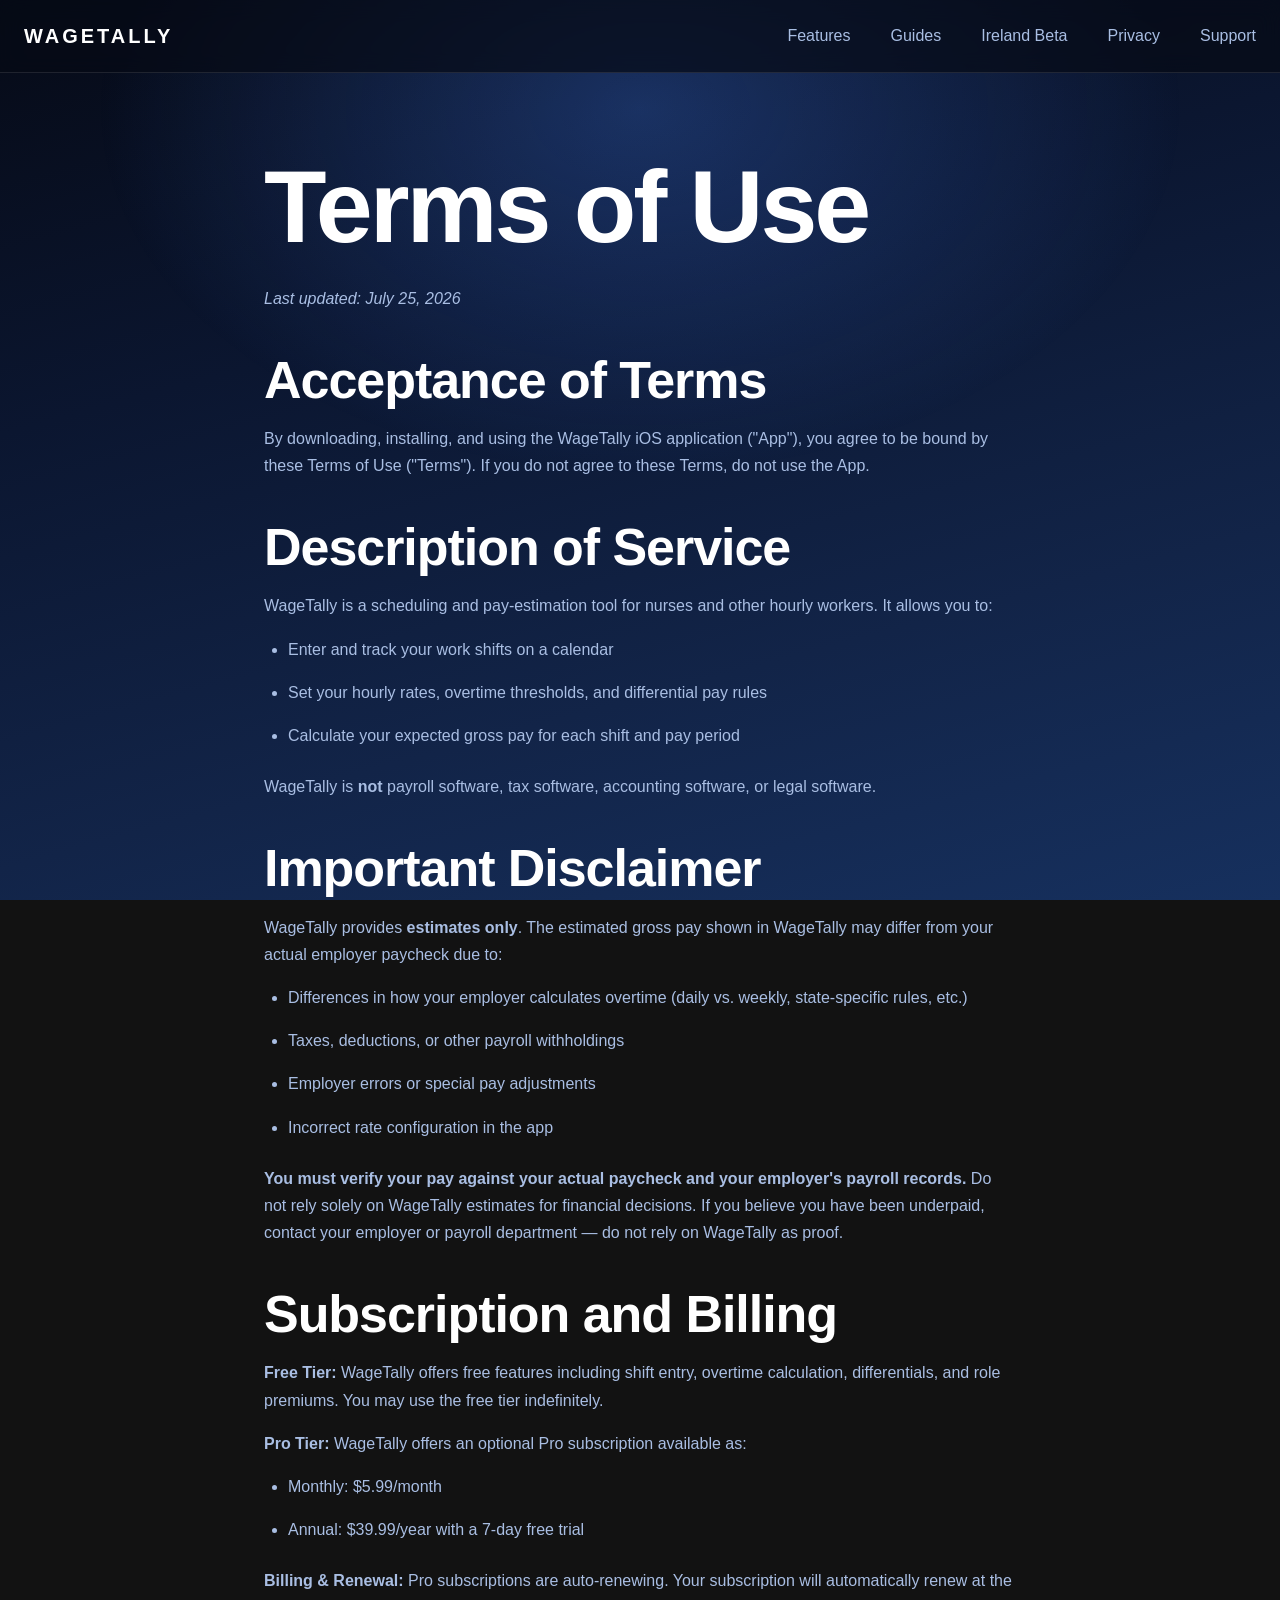
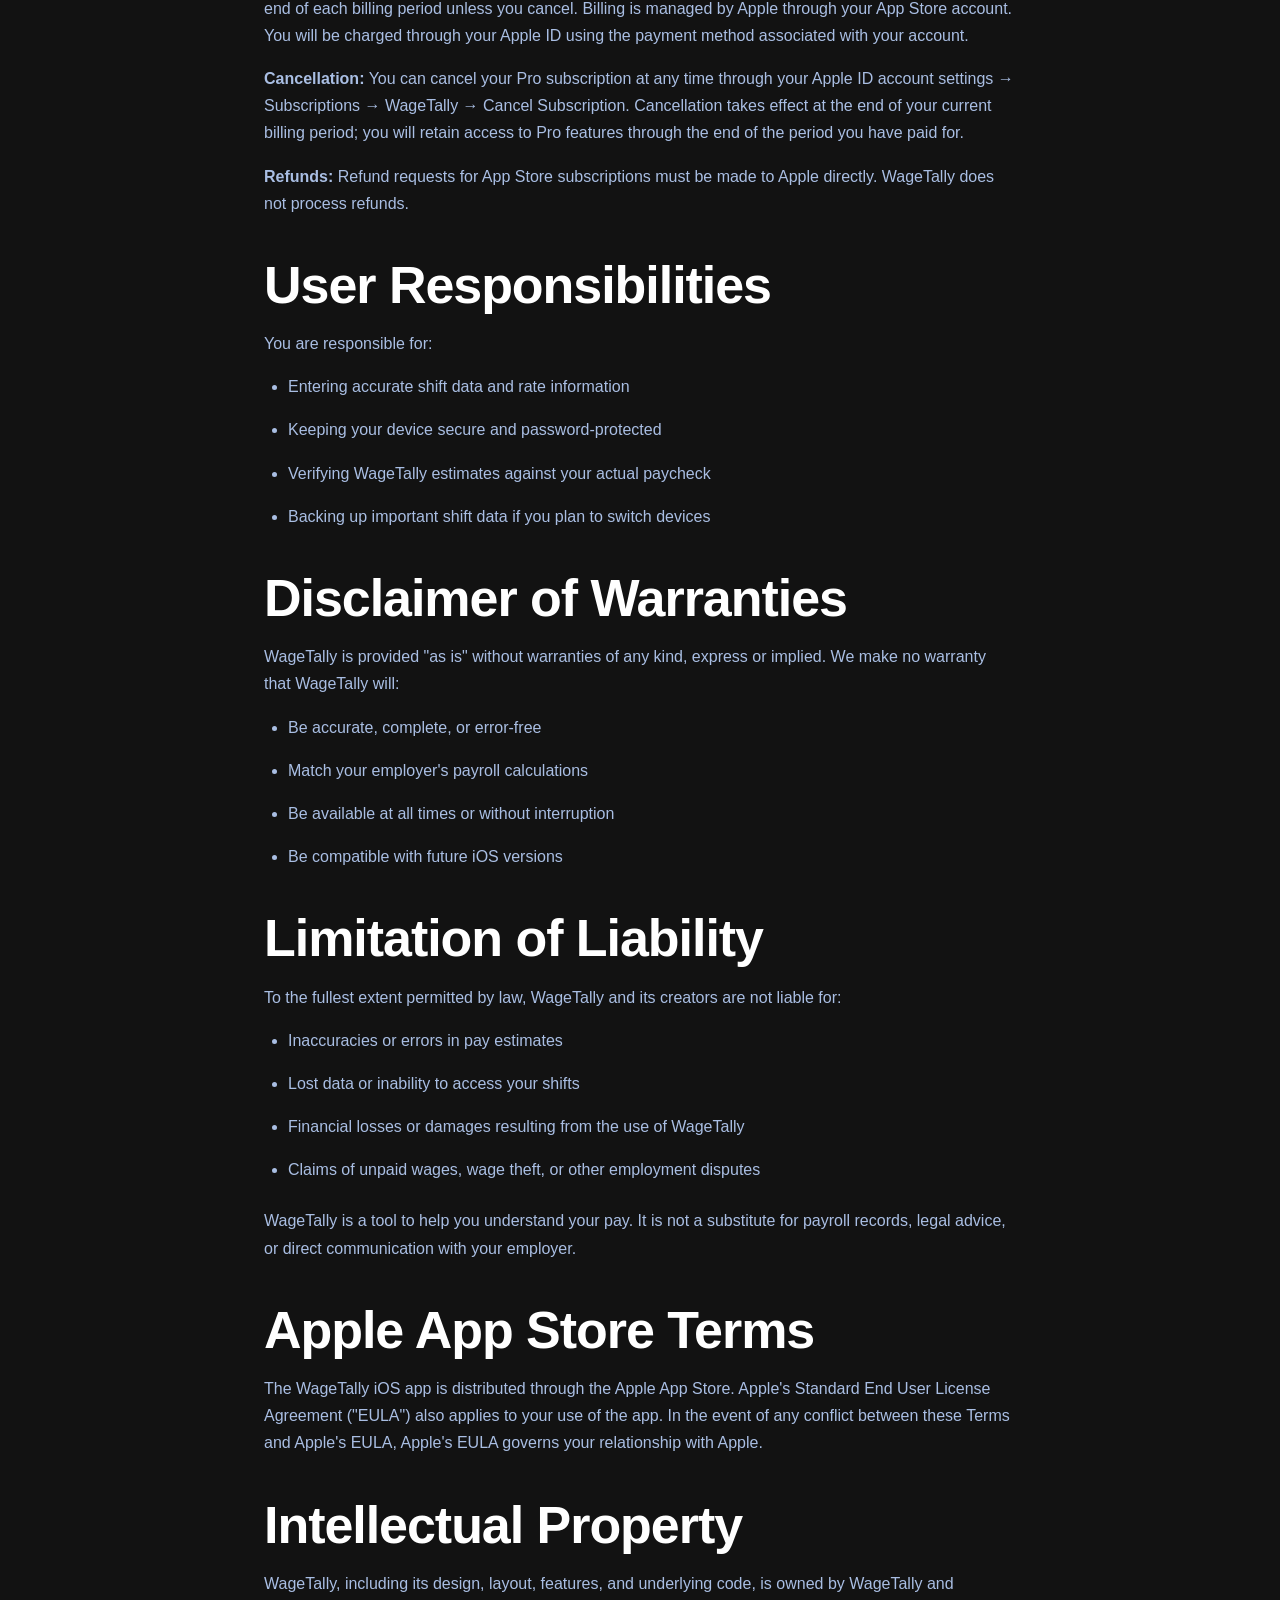
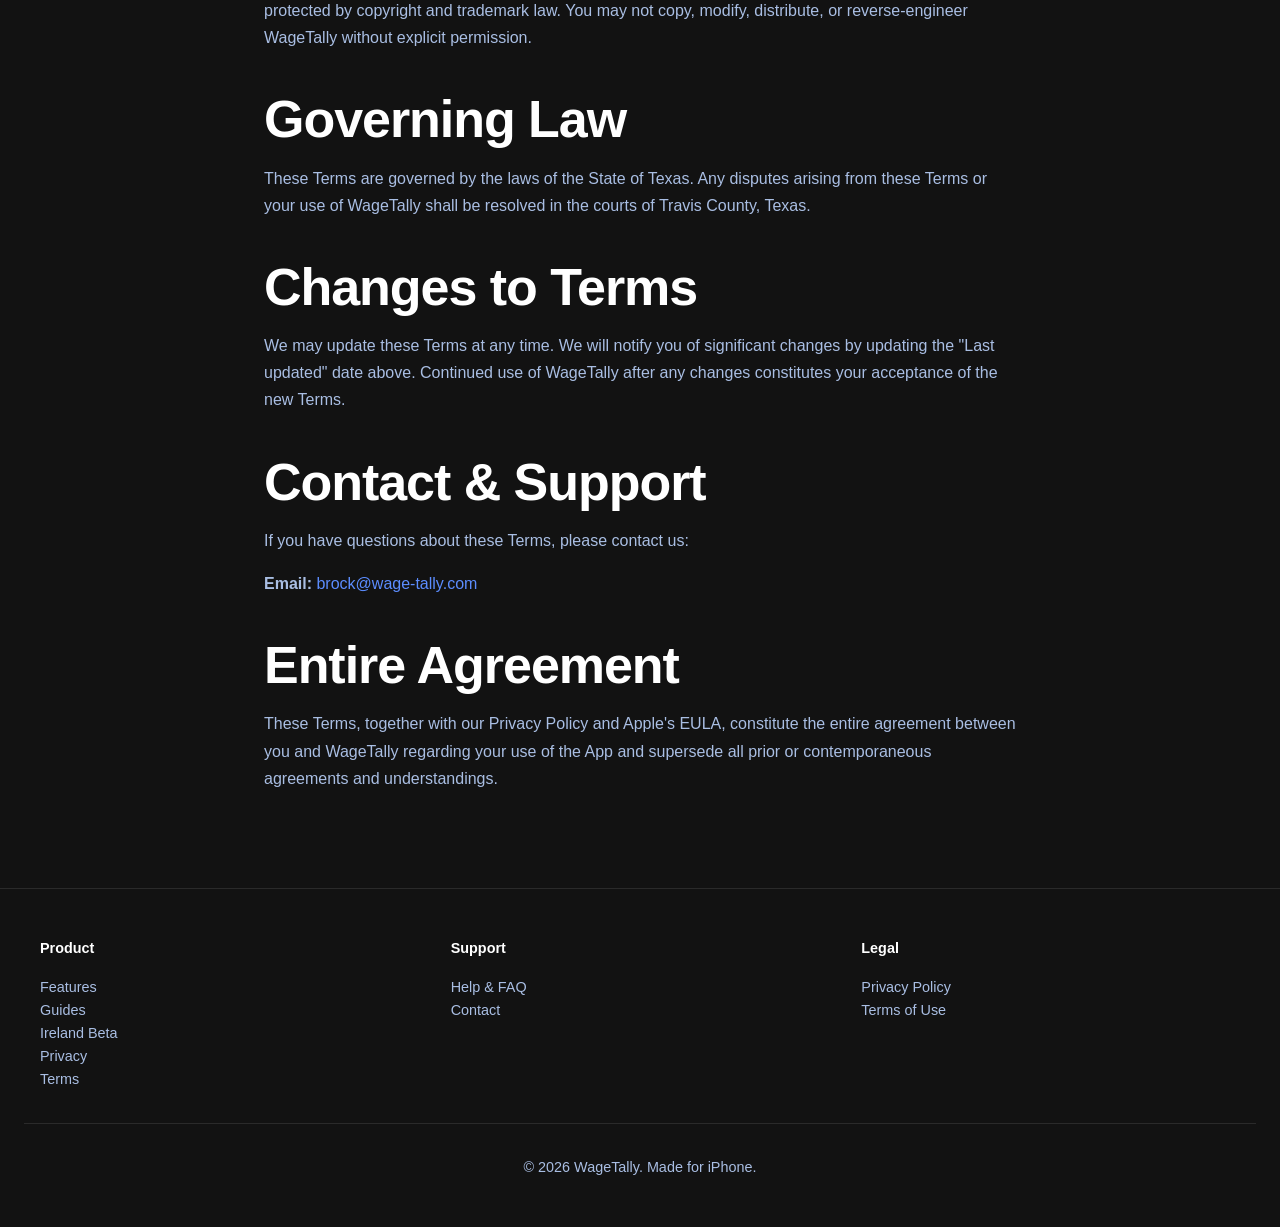
<file: terms.html>
<!DOCTYPE html>
<html lang="en">
<head>
  <meta charset="UTF-8">
  <meta name="viewport" content="width=device-width, initial-scale=1.0">
  <title>Terms of Use – WageTally</title>
  <meta name="description" content="WageTally Terms of Use. Read our service terms, disclaimers, and subscription billing information.">
  <meta property="og:title" content="Terms of Use – WageTally">
  <meta property="og:description" content="WageTally Terms of Use and Service Agreement.">
  <meta property="og:type" content="website">
  <link rel="canonical" href="https://wage-tally.com/terms.html">
  <link rel="stylesheet" href="styles.css?v=17">
  <link rel="icon" type="image/svg+xml" href="data:image/svg+xml,<svg xmlns='http://www.w3.org/2000/svg' viewBox='0 0 100 100'><text y='75' font-size='75' font-weight='bold' fill='%235C8DFF'>$</text></svg>">
  <!-- Google tag (gtag.js) — GA4. Consent Mode v2 defaults every storage type
       to denied, so no analytics cookies are set. That keeps /ie/ inside the
       ePrivacy consent rules and keeps the privacy policy accurate. -->
  <script async src="https://www.googletagmanager.com/gtag/js?id=G-8NJ8VV0837"></script>
  <script>
    window.dataLayer = window.dataLayer || [];
    function gtag(){dataLayer.push(arguments);}
    gtag('consent', 'default', {
      'ad_storage': 'denied',
      'ad_user_data': 'denied',
      'ad_personalization': 'denied',
      'analytics_storage': 'denied'
    });
    gtag('js', new Date());
    gtag('config', 'G-8NJ8VV0837');
  </script>
</head>
<body>
  <!-- Navigation -->
  <header>
    <div class="nav-container">
      <a href="index.html" class="logo">WAGETALLY</a>
      <nav class="nav-links" aria-label="Main">
        <ul>
          <li><a href="index.html#features">Features</a></li>
          <li><a href="articles/">Guides</a></li>
          <li><a href="ie/">Ireland Beta</a></li>
          <li><a href="privacy.html">Privacy</a></li>
          <li><a href="support.html">Support</a></li>
        </ul>
      </nav>
      <button class="mobile-menu-btn" aria-label="Toggle menu">☰</button>
    </div>
  </header>

  <!-- Content -->
  <section class="section">
    <div class="container policy-content">
      <h1>Terms of Use</h1>
      <p><em>Last updated: July 25, 2026</em></p>

      <h2>Acceptance of Terms</h2>
      <p>By downloading, installing, and using the WageTally iOS application ("App"), you agree to be bound by these Terms of Use ("Terms"). If you do not agree to these Terms, do not use the App.</p>

      <h2>Description of Service</h2>
      <p>WageTally is a scheduling and pay-estimation tool for nurses and other hourly workers. It allows you to:</p>
      <ul>
        <li>Enter and track your work shifts on a calendar</li>
        <li>Set your hourly rates, overtime thresholds, and differential pay rules</li>
        <li>Calculate your expected gross pay for each shift and pay period</li>
      </ul>
      <p>WageTally is <strong>not</strong> payroll software, tax software, accounting software, or legal software.</p>

      <h2>Important Disclaimer</h2>
      <p>WageTally provides <strong>estimates only</strong>. The estimated gross pay shown in WageTally may differ from your actual employer paycheck due to:</p>
      <ul>
        <li>Differences in how your employer calculates overtime (daily vs. weekly, state-specific rules, etc.)</li>
        <li>Taxes, deductions, or other payroll withholdings</li>
        <li>Employer errors or special pay adjustments</li>
        <li>Incorrect rate configuration in the app</li>
      </ul>
      <p><strong>You must verify your pay against your actual paycheck and your employer's payroll records.</strong> Do not rely solely on WageTally estimates for financial decisions. If you believe you have been underpaid, contact your employer or payroll department — do not rely on WageTally as proof.</p>

      <h2>Subscription and Billing</h2>
      <p><strong>Free Tier:</strong> WageTally offers free features including shift entry, overtime calculation, differentials, and role premiums. You may use the free tier indefinitely.</p>
      <p><strong>Pro Tier:</strong> WageTally offers an optional Pro subscription available as:</p>
      <ul>
        <li>Monthly: $5.99/month</li>
        <li>Annual: $39.99/year with a 7-day free trial</li>
      </ul>
      <p><strong>Billing & Renewal:</strong> Pro subscriptions are auto-renewing. Your subscription will automatically renew at the end of each billing period unless you cancel. Billing is managed by Apple through your App Store account. You will be charged through your Apple ID using the payment method associated with your account.</p>
      <p><strong>Cancellation:</strong> You can cancel your Pro subscription at any time through your Apple ID account settings → Subscriptions → WageTally → Cancel Subscription. Cancellation takes effect at the end of your current billing period; you will retain access to Pro features through the end of the period you have paid for.</p>
      <p><strong>Refunds:</strong> Refund requests for App Store subscriptions must be made to Apple directly. WageTally does not process refunds.</p>

      <h2>User Responsibilities</h2>
      <p>You are responsible for:</p>
      <ul>
        <li>Entering accurate shift data and rate information</li>
        <li>Keeping your device secure and password-protected</li>
        <li>Verifying WageTally estimates against your actual paycheck</li>
        <li>Backing up important shift data if you plan to switch devices</li>
      </ul>

      <h2>Disclaimer of Warranties</h2>
      <p>WageTally is provided "as is" without warranties of any kind, express or implied. We make no warranty that WageTally will:</p>
      <ul>
        <li>Be accurate, complete, or error-free</li>
        <li>Match your employer's payroll calculations</li>
        <li>Be available at all times or without interruption</li>
        <li>Be compatible with future iOS versions</li>
      </ul>

      <h2>Limitation of Liability</h2>
      <p>To the fullest extent permitted by law, WageTally and its creators are not liable for:</p>
      <ul>
        <li>Inaccuracies or errors in pay estimates</li>
        <li>Lost data or inability to access your shifts</li>
        <li>Financial losses or damages resulting from the use of WageTally</li>
        <li>Claims of unpaid wages, wage theft, or other employment disputes</li>
      </ul>
      <p>WageTally is a tool to help you understand your pay. It is not a substitute for payroll records, legal advice, or direct communication with your employer.</p>

      <h2>Apple App Store Terms</h2>
      <p>The WageTally iOS app is distributed through the Apple App Store. Apple's Standard End User License Agreement ("EULA") also applies to your use of the app. In the event of any conflict between these Terms and Apple's EULA, Apple's EULA governs your relationship with Apple.</p>

      <h2>Intellectual Property</h2>
      <p>WageTally, including its design, layout, features, and underlying code, is owned by WageTally and protected by copyright and trademark law. You may not copy, modify, distribute, or reverse-engineer WageTally without explicit permission.</p>

      <h2>Governing Law</h2>
      <p>These Terms are governed by the laws of the State of Texas. Any disputes arising from these Terms or your use of WageTally shall be resolved in the courts of Travis County, Texas.</p>

      <h2>Changes to Terms</h2>
      <p>We may update these Terms at any time. We will notify you of significant changes by updating the "Last updated" date above. Continued use of WageTally after any changes constitutes your acceptance of the new Terms.</p>

      <h2>Contact & Support</h2>
      <p>If you have questions about these Terms, please contact us:</p>
      <p>
        <strong>Email:</strong> <a href="mailto:brock@wage-tally.com">brock@wage-tally.com</a><br>
        <!-- TODO: Confirm contact email and optional mailing address -->
      </p>

      <h2>Entire Agreement</h2>
      <p>These Terms, together with our Privacy Policy and Apple's EULA, constitute the entire agreement between you and WageTally regarding your use of the App and supersede all prior or contemporaneous agreements and understandings.</p>
    </div>
  </section>

  <!-- Footer -->
  <footer>
    <div class="footer-content">
      <div class="footer-section">
        <h4>Product</h4>
        <ul>
          <li><a href="index.html#features">Features</a></li>
          <li><a href="articles/">Guides</a></li>
          <li><a href="ie/">Ireland Beta</a></li>
          <li><a href="privacy.html">Privacy</a></li>
          <li><a href="terms.html">Terms</a></li>
        </ul>
      </div>
      <div class="footer-section">
        <h4>Support</h4>
        <ul>
          <li><a href="support.html">Help & FAQ</a></li>
          <li><a href="mailto:brock@wage-tally.com">Contact</a></li>
        </ul>
      </div>
      <div class="footer-section">
        <h4>Legal</h4>
        <ul>
          <li><a href="privacy.html">Privacy Policy</a></li>
          <li><a href="terms.html">Terms of Use</a></li>
        </ul>
      </div>
    </div>
    <div class="footer-bottom">
      <p>&copy; 2026 WageTally. Made for iPhone.</p>
    </div>
  </footer>

  <script src="main.js?v=16"></script>
</body>
</html>
</file>
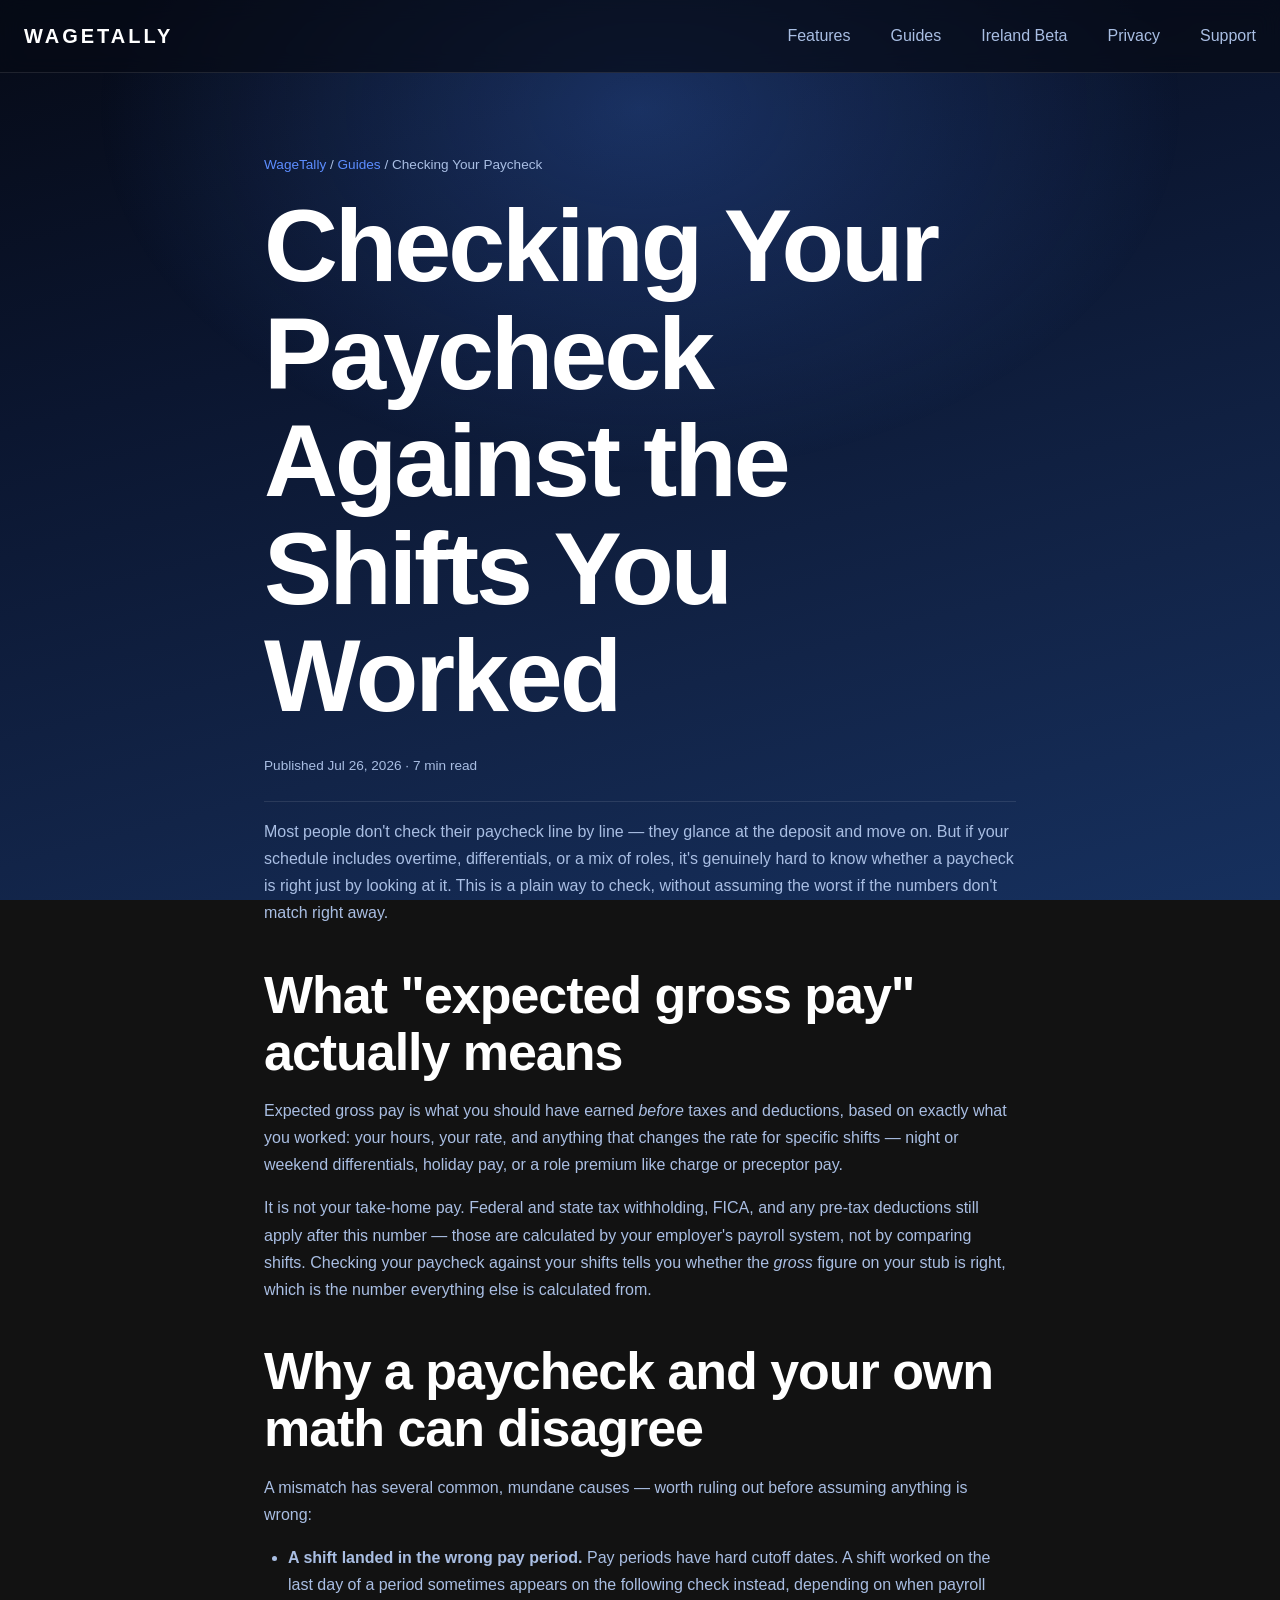
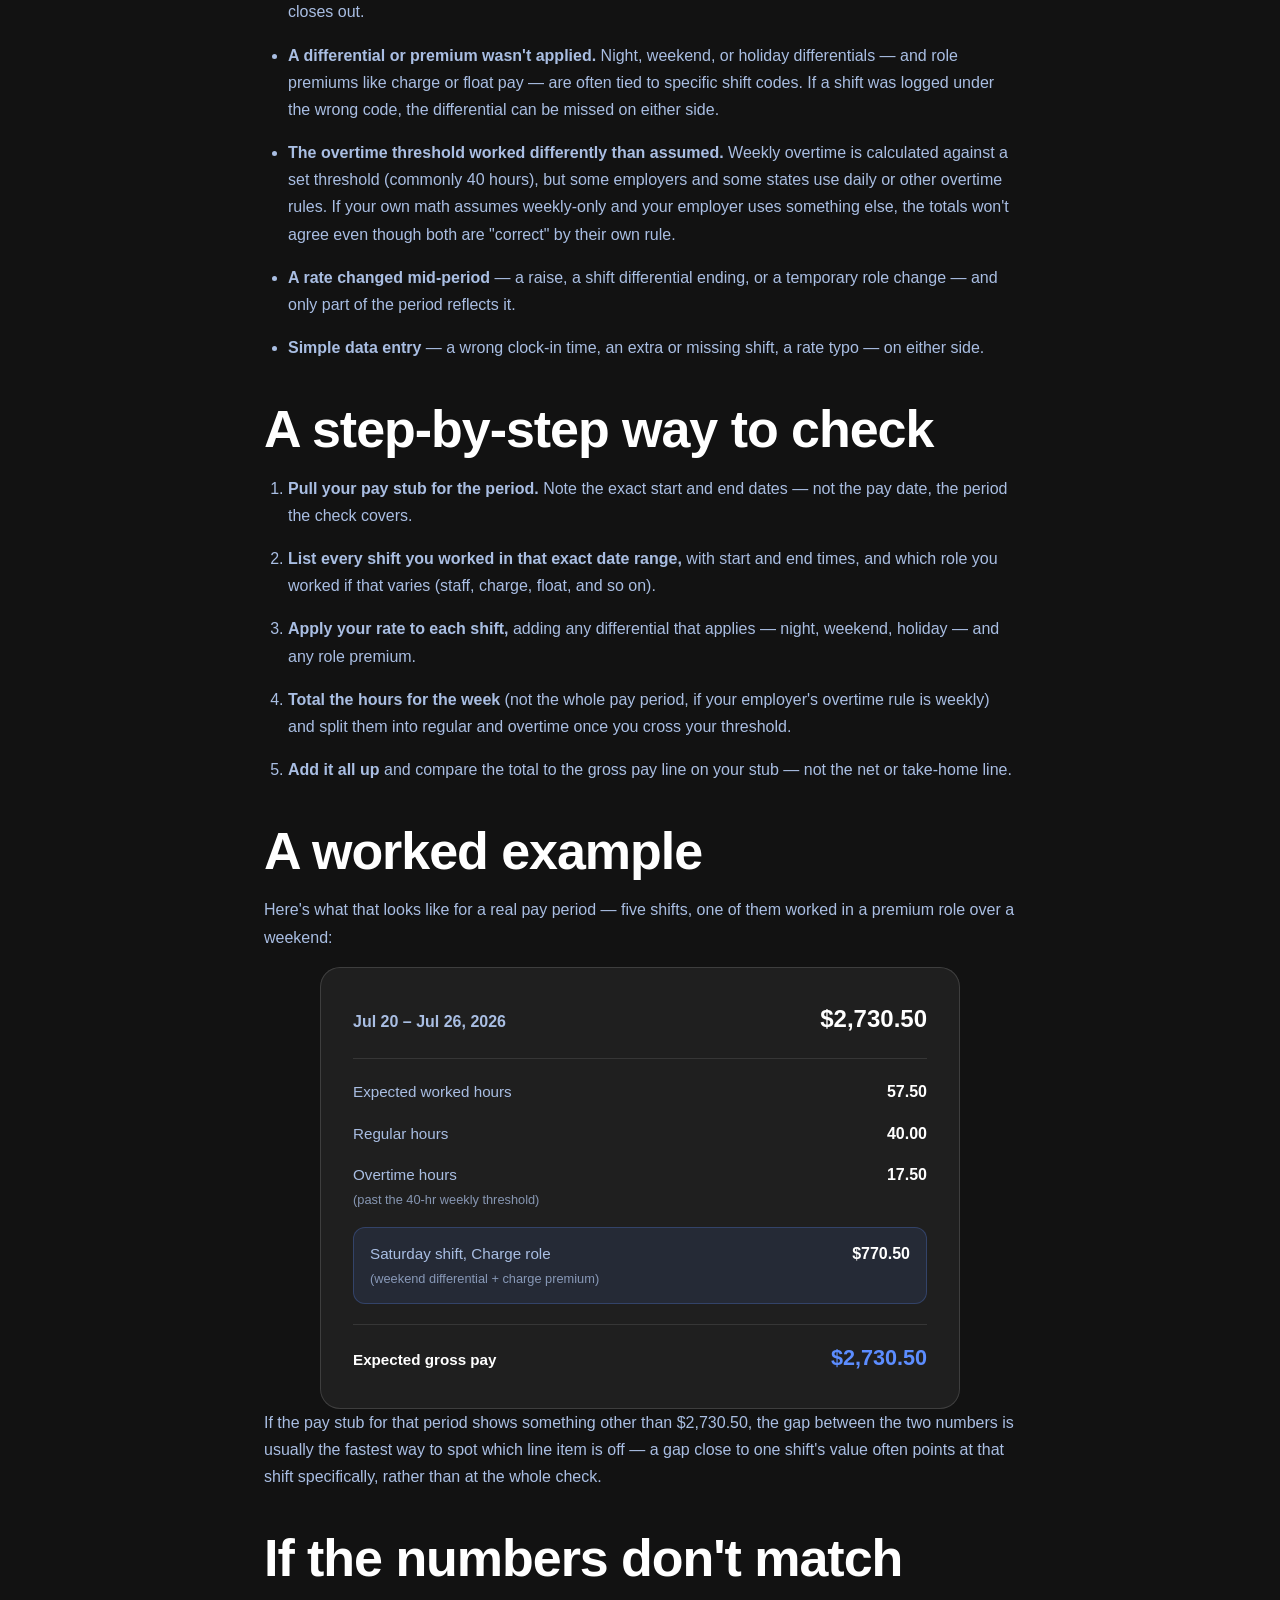
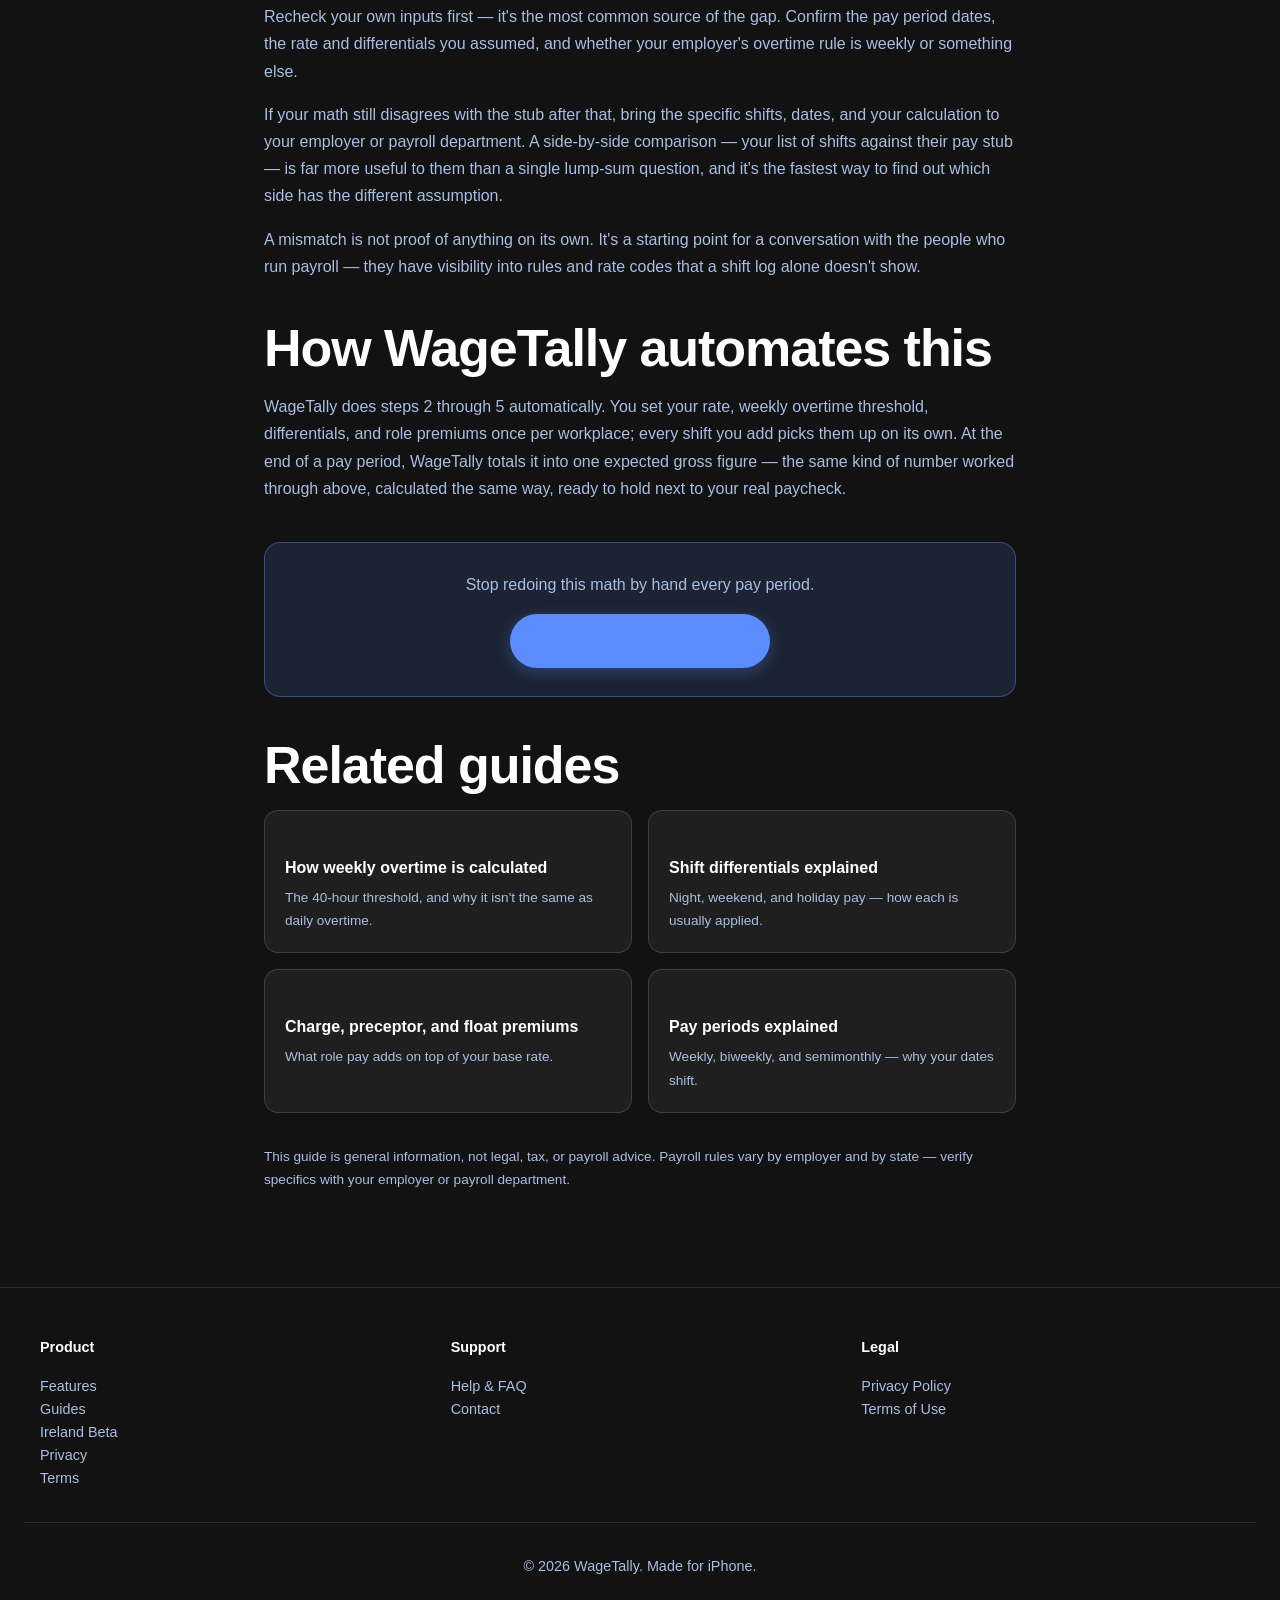
<file: articles/checking-your-paycheck.html>
<!DOCTYPE html>
<html lang="en">
<head>
  <meta charset="UTF-8">
  <meta name="viewport" content="width=device-width, initial-scale=1.0">
  <title>Checking Your Paycheck Against the Shifts You Worked – WageTally</title>
  <meta name="description" content="A step-by-step way to compare your expected gross pay against your actual paycheck — what to check first, and what to do if the numbers don't match.">
  <meta property="og:title" content="Checking Your Paycheck Against the Shifts You Worked">
  <meta property="og:description" content="A step-by-step way to compare your expected gross pay against your actual paycheck.">
  <meta property="og:image" content="https://wage-tally.com/assets/WageTally-og.jpg">
  <meta property="og:type" content="article">
  <link rel="canonical" href="https://wage-tally.com/articles/checking-your-paycheck.html">

  <script type="application/ld+json">
  {
    "@context": "https://schema.org/",
    "@type": "Article",
    "headline": "Checking Your Paycheck Against the Shifts You Worked",
    "description": "A step-by-step way to compare your expected gross pay against your actual paycheck.",
    "author": { "@type": "Organization", "name": "WageTally" },
    "publisher": { "@type": "Organization", "name": "WageTally" },
    "datePublished": "2026-07-26",
    "dateModified": "2026-07-26"
  }
  </script>
  <script type="application/ld+json">
  {
    "@context": "https://schema.org/",
    "@type": "BreadcrumbList",
    "itemListElement": [
      { "@type": "ListItem", "position": 1, "name": "WageTally", "item": "https://wage-tally.com/" },
      { "@type": "ListItem", "position": 2, "name": "Guides", "item": "https://wage-tally.com/articles/" },
      { "@type": "ListItem", "position": 3, "name": "Checking Your Paycheck Against the Shifts You Worked" }
    ]
  }
  </script>
  <script type="application/ld+json">
  {
    "@context": "https://schema.org/",
    "@type": "FAQPage",
    "mainEntity": [
      {
        "@type": "Question",
        "name": "What does \"expected gross pay\" mean?",
        "acceptedAnswer": { "@type": "Answer", "text": "Expected gross pay is what you should have earned before taxes and deductions, based on the shifts you worked, your rate, and any differentials or premiums that apply. It is not take-home pay — taxes and deductions still come out after." }
      },
      {
        "@type": "Question",
        "name": "My expected gross pay doesn't match my paycheck. Was I underpaid?",
        "acceptedAnswer": { "@type": "Answer", "text": "Not necessarily. A mismatch can come from a missed differential, an overtime rule that works differently than you assumed, a shift logged on the wrong date, or a simple data-entry error on either side. Recheck your own inputs first, then bring the specific shifts and dates to your employer or payroll department to review together." }
      },
      {
        "@type": "Question",
        "name": "What information do I need to check a paycheck?",
        "acceptedAnswer": { "@type": "Answer", "text": "Your pay stub for the period, the exact dates and hours of every shift you worked in it, your hourly rate, your weekly overtime threshold, and any differentials or role premiums that applied to specific shifts." }
      }
    ]
  }
  </script>

  <link rel="stylesheet" href="../styles.css?v=17">
  <link rel="icon" type="image/svg+xml" href="data:image/svg+xml,<svg xmlns='http://www.w3.org/2000/svg' viewBox='0 0 100 100'><text y='75' font-size='75' font-weight='bold' fill='%235C8DFF'>$</text></svg>">
  <!-- Google tag (gtag.js) — GA4. Consent Mode v2 defaults every storage type
       to denied, so no analytics cookies are set. That keeps /ie/ inside the
       ePrivacy consent rules and keeps the privacy policy accurate. -->
  <script async src="https://www.googletagmanager.com/gtag/js?id=G-8NJ8VV0837"></script>
  <script>
    window.dataLayer = window.dataLayer || [];
    function gtag(){dataLayer.push(arguments);}
    gtag('consent', 'default', {
      'ad_storage': 'denied',
      'ad_user_data': 'denied',
      'ad_personalization': 'denied',
      'analytics_storage': 'denied'
    });
    gtag('js', new Date());
    gtag('config', 'G-8NJ8VV0837');
  </script>
</head>
<body>
  <header>
    <div class="nav-container">
      <a href="../index.html" class="logo">WAGETALLY</a>
      <nav class="nav-links" aria-label="Main">
        <ul>
          <li><a href="../index.html#features">Features</a></li>
          <li><a href="../articles/">Guides</a></li>
          <li><a href="../ie/">Ireland Beta</a></li>
          <li><a href="../privacy.html">Privacy</a></li>
          <li><a href="../support.html">Support</a></li>
        </ul>
      </nav>
      <button class="mobile-menu-btn" aria-label="Toggle menu">☰</button>
    </div>
  </header>

  <section class="section">
    <div class="container policy-content">
      <p class="breadcrumbs"><a href="../index.html">WageTally</a> / <a href="../articles/">Guides</a> / Checking Your Paycheck</p>

      <h1>Checking Your Paycheck Against the Shifts You Worked</h1>
      <p class="article-meta">Published Jul 26, 2026 · 7 min read</p>

      <p>Most people don't check their paycheck line by line — they glance at the deposit and move on. But if your schedule includes overtime, differentials, or a mix of roles, it's genuinely hard to know whether a paycheck is right just by looking at it. This is a plain way to check, without assuming the worst if the numbers don't match right away.</p>

      <h2>What "expected gross pay" actually means</h2>
      <p>Expected gross pay is what you should have earned <em>before</em> taxes and deductions, based on exactly what you worked: your hours, your rate, and anything that changes the rate for specific shifts — night or weekend differentials, holiday pay, or a role premium like charge or preceptor pay.</p>
      <p>It is not your take-home pay. Federal and state tax withholding, FICA, and any pre-tax deductions still apply after this number — those are calculated by your employer's payroll system, not by comparing shifts. Checking your paycheck against your shifts tells you whether the <em>gross</em> figure on your stub is right, which is the number everything else is calculated from.</p>

      <h2>Why a paycheck and your own math can disagree</h2>
      <p>A mismatch has several common, mundane causes — worth ruling out before assuming anything is wrong:</p>
      <ul>
        <li><strong>A shift landed in the wrong pay period.</strong> Pay periods have hard cutoff dates. A shift worked on the last day of a period sometimes appears on the following check instead, depending on when payroll closes out.</li>
        <li><strong>A differential or premium wasn't applied.</strong> Night, weekend, or holiday differentials — and role premiums like charge or float pay — are often tied to specific shift codes. If a shift was logged under the wrong code, the differential can be missed on either side.</li>
        <li><strong>The overtime threshold worked differently than assumed.</strong> Weekly overtime is calculated against a set threshold (commonly 40 hours), but some employers and some states use daily or other overtime rules. If your own math assumes weekly-only and your employer uses something else, the totals won't agree even though both are "correct" by their own rule.</li>
        <li><strong>A rate changed mid-period</strong> — a raise, a shift differential ending, or a temporary role change — and only part of the period reflects it.</li>
        <li><strong>Simple data entry</strong> — a wrong clock-in time, an extra or missing shift, a rate typo — on either side.</li>
      </ul>

      <h2>A step-by-step way to check</h2>
      <ol>
        <li><strong>Pull your pay stub for the period.</strong> Note the exact start and end dates — not the pay date, the period the check covers.</li>
        <li><strong>List every shift you worked in that exact date range,</strong> with start and end times, and which role you worked if that varies (staff, charge, float, and so on).</li>
        <li><strong>Apply your rate to each shift,</strong> adding any differential that applies — night, weekend, holiday — and any role premium.</li>
        <li><strong>Total the hours for the week</strong> (not the whole pay period, if your employer's overtime rule is weekly) and split them into regular and overtime once you cross your threshold.</li>
        <li><strong>Add it all up</strong> and compare the total to the gross pay line on your stub — not the net or take-home line.</li>
      </ol>

      <h2>A worked example</h2>
      <p>Here's what that looks like for a real pay period — five shifts, one of them worked in a premium role over a weekend:</p>

      <div class="worked-example glass-card">
        <div class="worked-example-header">
          <span>Jul 20 – Jul 26, 2026</span>
          <span class="worked-example-total">$2,730.50</span>
        </div>
        <dl class="worked-example-rows">
          <div class="worked-example-row">
            <dt>Expected worked hours</dt>
            <dd>57.50</dd>
          </div>
          <div class="worked-example-row">
            <dt>Regular hours</dt>
            <dd>40.00</dd>
          </div>
          <div class="worked-example-row">
            <dt>Overtime hours <span class="worked-example-note">(past the 40-hr weekly threshold)</span></dt>
            <dd>17.50</dd>
          </div>
          <div class="worked-example-row worked-example-highlight">
            <dt>Saturday shift, Charge role <span class="worked-example-note">(weekend differential + charge premium)</span></dt>
            <dd>$770.50</dd>
          </div>
          <div class="worked-example-row worked-example-row-total">
            <dt>Expected gross pay</dt>
            <dd>$2,730.50</dd>
          </div>
        </dl>
      </div>

      <p>If the pay stub for that period shows something other than $2,730.50, the gap between the two numbers is usually the fastest way to spot which line item is off — a gap close to one shift's value often points at that shift specifically, rather than at the whole check.</p>

      <h2>If the numbers don't match</h2>
      <p>Recheck your own inputs first — it's the most common source of the gap. Confirm the pay period dates, the rate and differentials you assumed, and whether your employer's overtime rule is weekly or something else.</p>
      <p>If your math still disagrees with the stub after that, bring the specific shifts, dates, and your calculation to your employer or payroll department. A side-by-side comparison — your list of shifts against their pay stub — is far more useful to them than a single lump-sum question, and it's the fastest way to find out which side has the different assumption.</p>
      <p>A mismatch is not proof of anything on its own. It's a starting point for a conversation with the people who run payroll — they have visibility into rules and rate codes that a shift log alone doesn't show.</p>

      <h2>How WageTally automates this</h2>
      <p>WageTally does steps 2 through 5 automatically. You set your rate, weekly overtime threshold, differentials, and role premiums once per workplace; every shift you add picks them up on its own. At the end of a pay period, WageTally totals it into one expected gross figure — the same kind of number worked through above, calculated the same way, ready to hold next to your real paycheck.</p>

      <div class="article-cta-box">
        <p>Stop redoing this math by hand every pay period.</p>
        <a href="https://apps.apple.com/app/id6794703602" class="btn btn-primary">Download WageTally Free</a>
      </div>

      <h2 class="related-heading">Related guides</h2>
      <div class="related-grid">
        <a class="related-card" href="weekly-overtime-calculated.html">
          <h3>How weekly overtime is calculated</h3>
          <p>The 40-hour threshold, and why it isn't the same as daily overtime.</p>
        </a>
        <a class="related-card" href="shift-differentials-explained.html">
          <h3>Shift differentials explained</h3>
          <p>Night, weekend, and holiday pay — how each is usually applied.</p>
        </a>
        <a class="related-card" href="role-premiums-explained.html">
          <h3>Charge, preceptor, and float premiums</h3>
          <p>What role pay adds on top of your base rate.</p>
        </a>
        <a class="related-card" href="pay-periods-explained.html">
          <h3>Pay periods explained</h3>
          <p>Weekly, biweekly, and semimonthly — why your dates shift.</p>
        </a>
      </div>

      <p style="margin-top: 2rem; font-size: 0.85rem; color: var(--color-text-secondary);">This guide is general information, not legal, tax, or payroll advice. Payroll rules vary by employer and by state — verify specifics with your employer or payroll department.</p>
    </div>
  </section>

  <footer>
    <div class="footer-content">
      <div class="footer-section">
        <h4>Product</h4>
        <ul>
          <li><a href="../index.html#features">Features</a></li>
          <li><a href="../articles/">Guides</a></li>
          <li><a href="../ie/">Ireland Beta</a></li>
          <li><a href="../privacy.html">Privacy</a></li>
          <li><a href="../terms.html">Terms</a></li>
        </ul>
      </div>
      <div class="footer-section">
        <h4>Support</h4>
        <ul>
          <li><a href="../support.html">Help &amp; FAQ</a></li>
          <li><a href="mailto:brock@wage-tally.com">Contact</a></li>
        </ul>
      </div>
      <div class="footer-section">
        <h4>Legal</h4>
        <ul>
          <li><a href="../privacy.html">Privacy Policy</a></li>
          <li><a href="../terms.html">Terms of Use</a></li>
        </ul>
      </div>
    </div>
    <div class="footer-bottom">
      <p>&copy; 2026 WageTally. Made for iPhone.</p>
    </div>
  </footer>

  <script src="../main.js?v=16"></script>
</body>
</html>
</file>
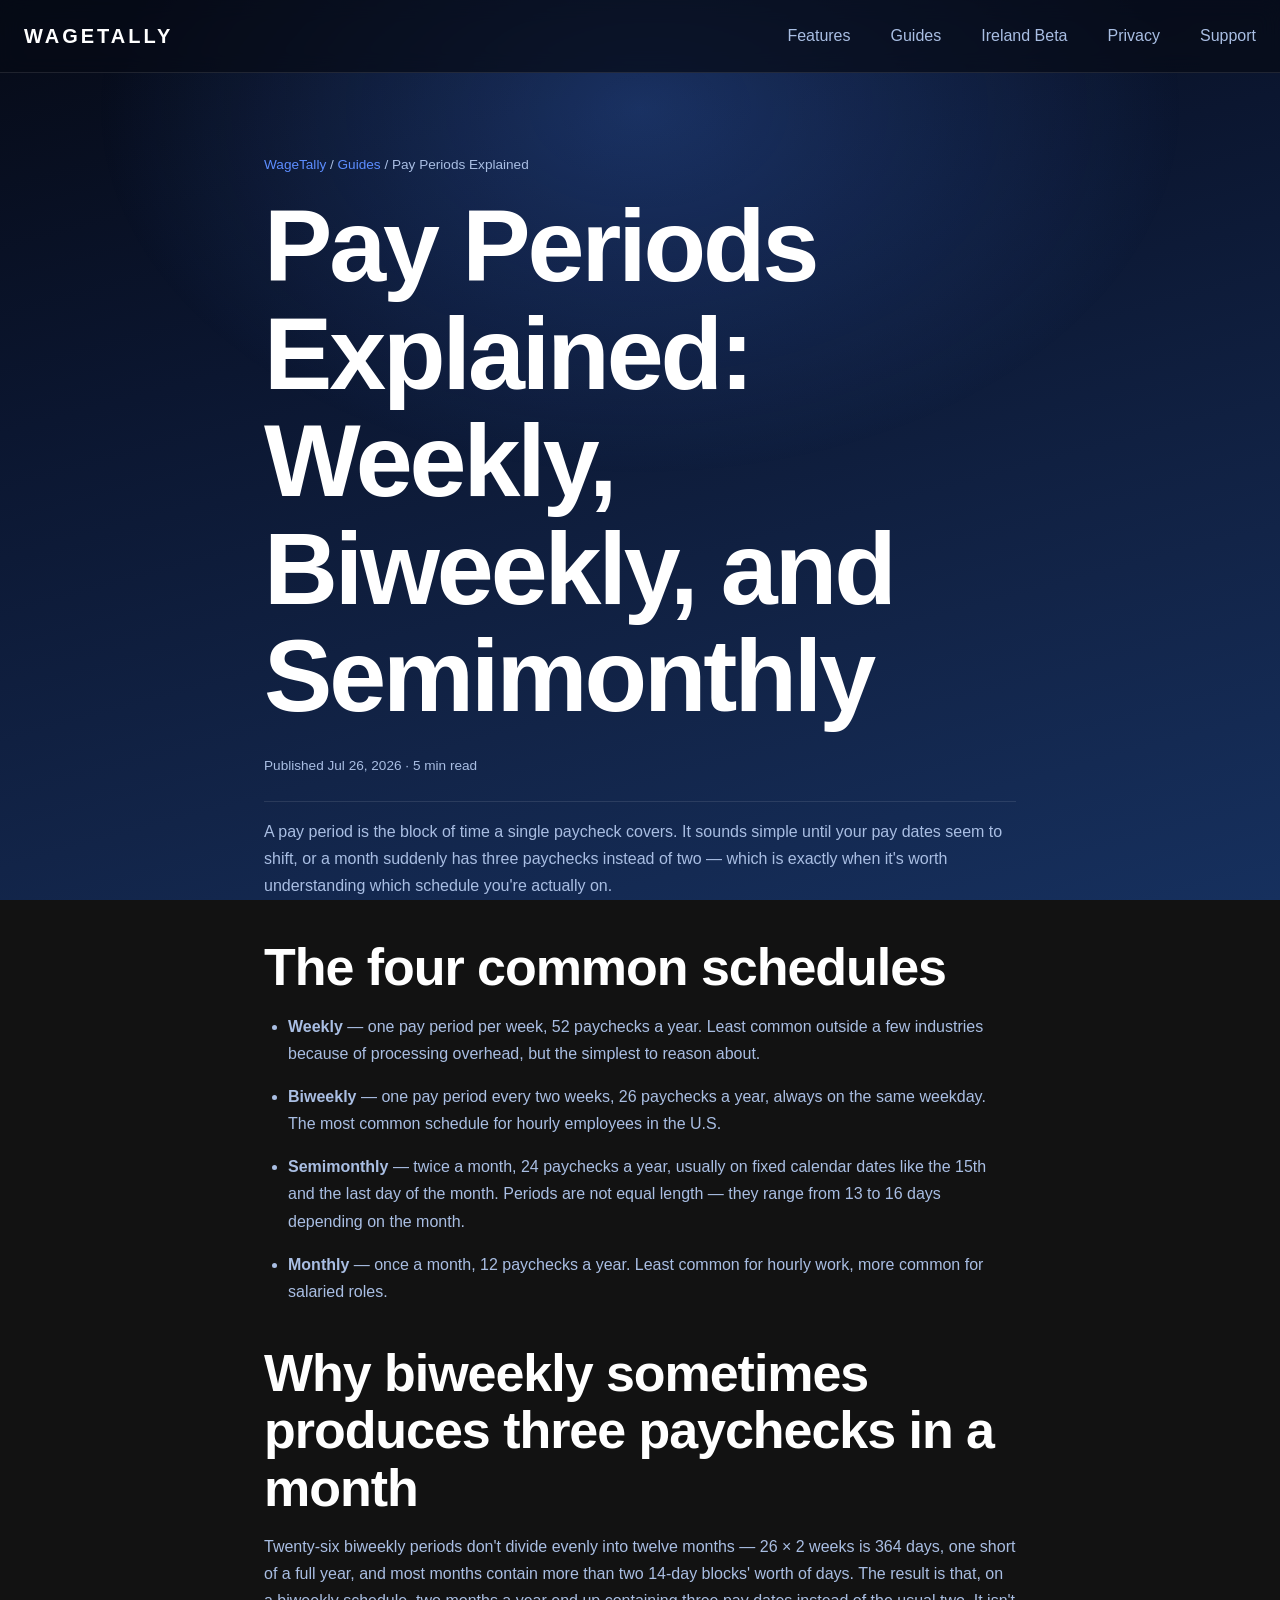
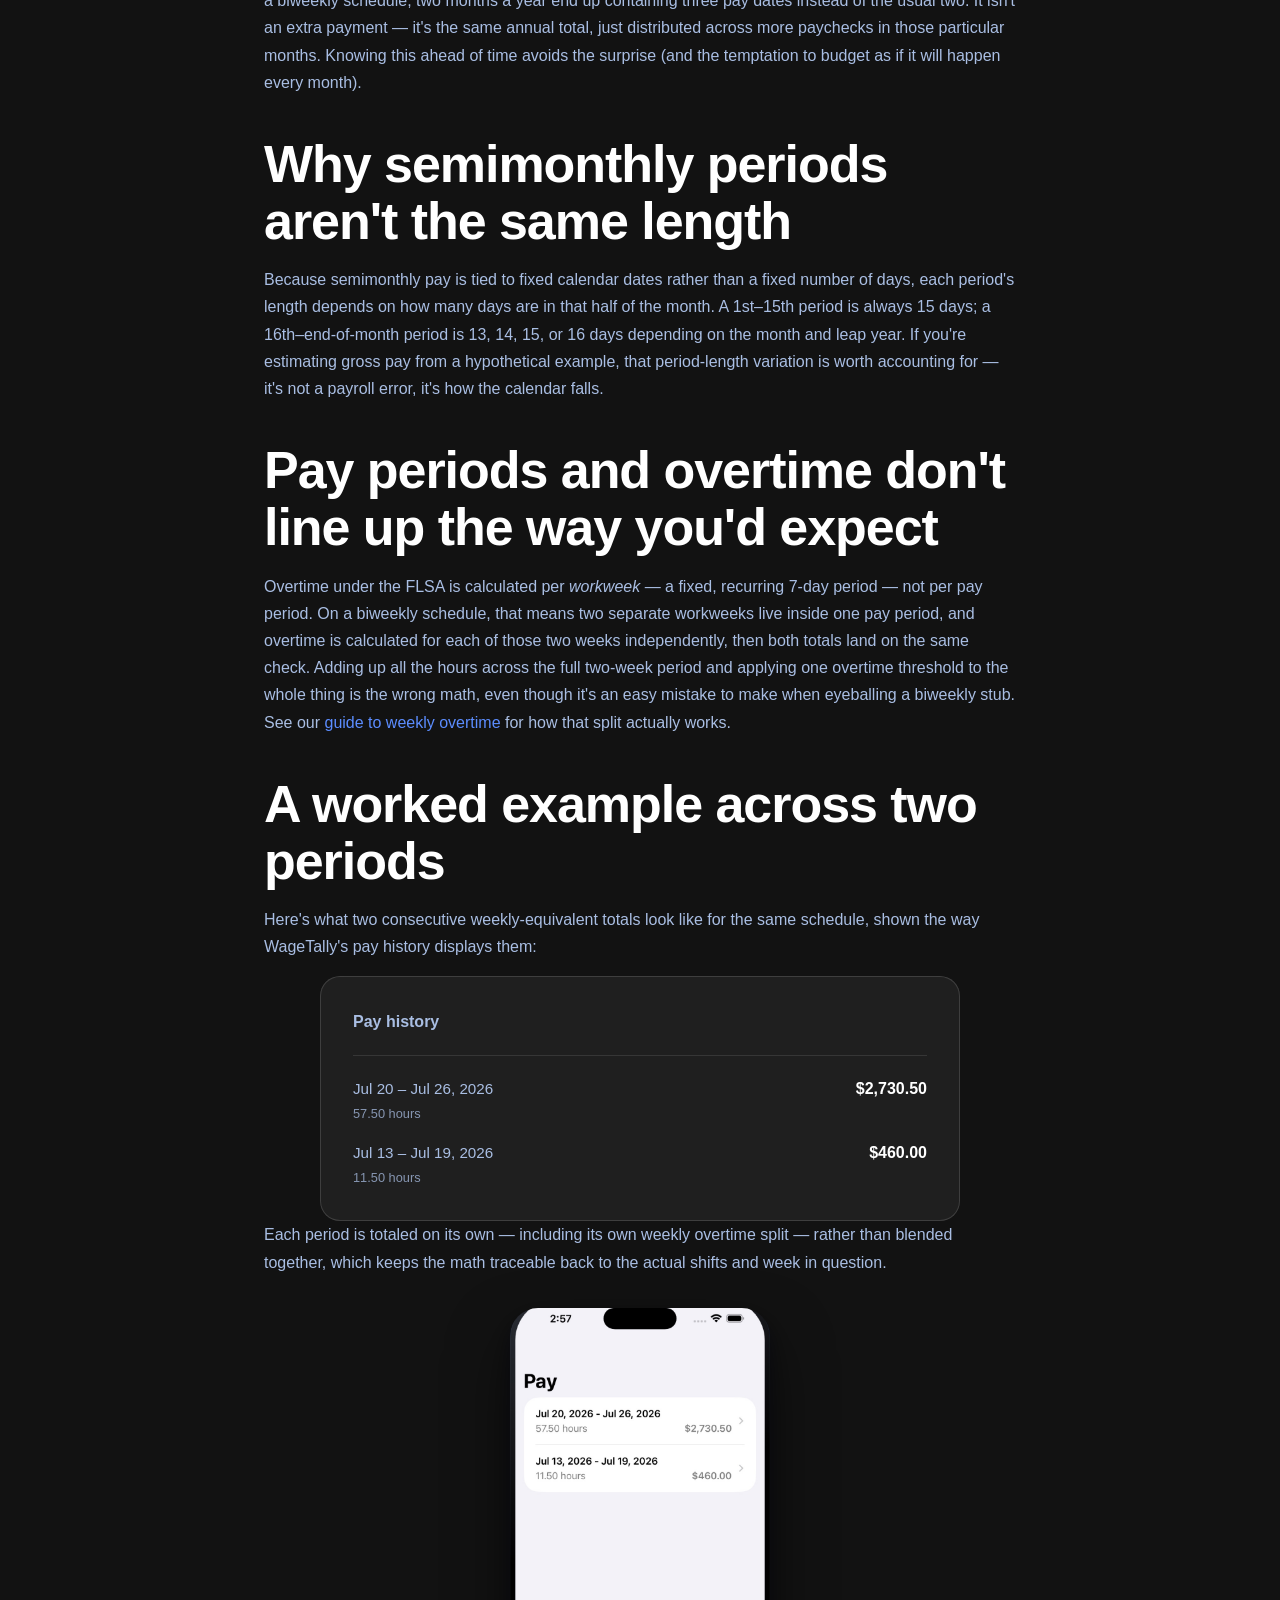
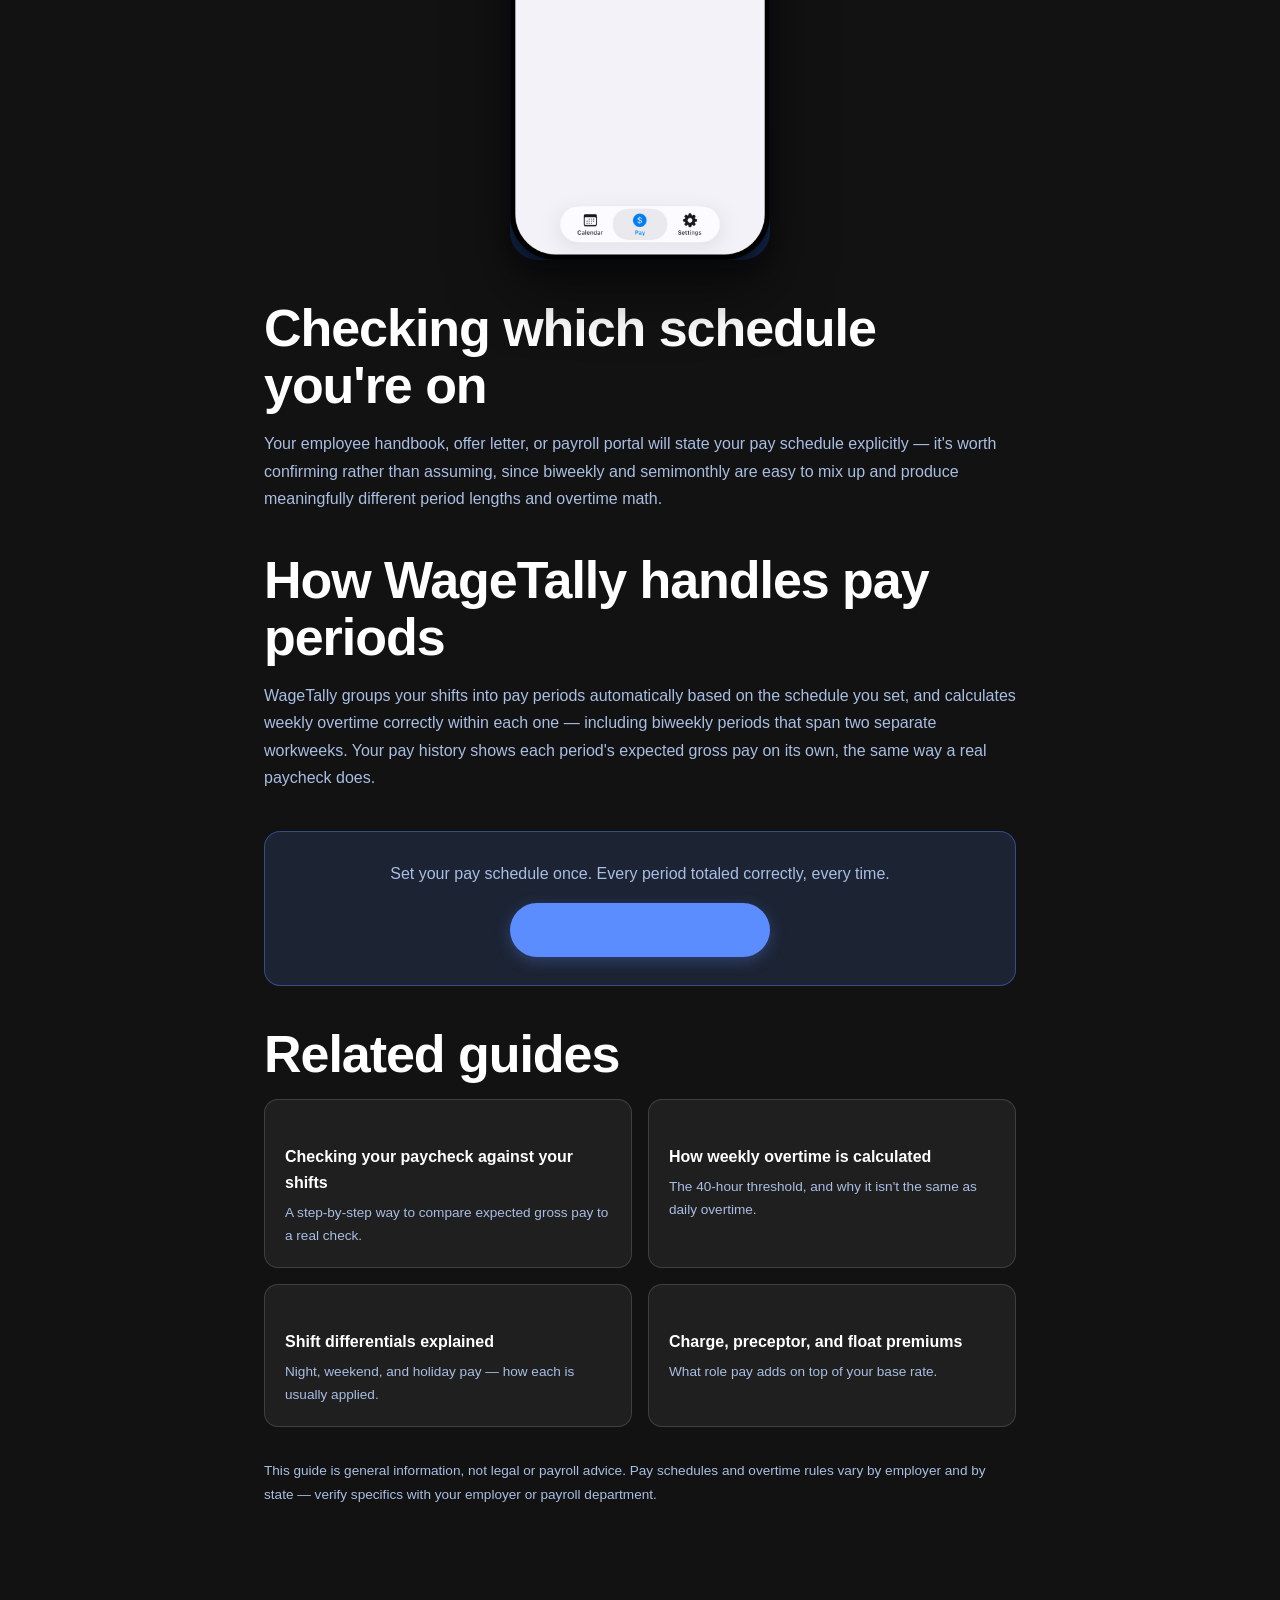
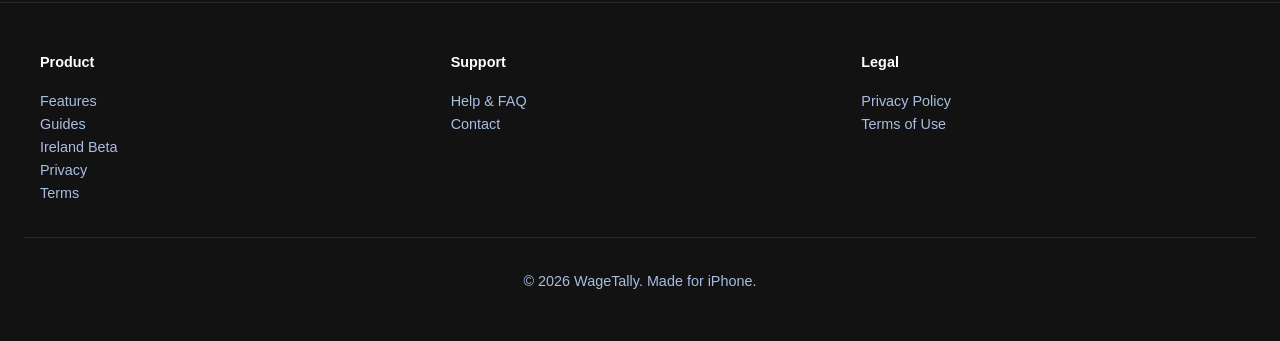
<file: articles/pay-periods-explained.html>
<!DOCTYPE html>
<html lang="en">
<head>
  <meta charset="UTF-8">
  <meta name="viewport" content="width=device-width, initial-scale=1.0">
  <title>Pay Periods Explained: Weekly, Biweekly & Semimonthly – WageTally</title>
  <meta name="description" content="The difference between weekly, biweekly, and semimonthly pay periods, why your pay dates shift, and why it matters for how overtime is calculated.">
  <meta property="og:title" content="Pay Periods Explained: Weekly, Biweekly & Semimonthly">
  <meta property="og:description" content="The difference between weekly, biweekly, and semimonthly pay periods, and why your dates shift.">
  <meta property="og:image" content="https://wage-tally.com/assets/WageTally-og.jpg">
  <meta property="og:type" content="article">
  <link rel="canonical" href="https://wage-tally.com/articles/pay-periods-explained.html">

  <script type="application/ld+json">
  {
    "@context": "https://schema.org/",
    "@type": "Article",
    "headline": "Pay Periods Explained: Weekly, Biweekly & Semimonthly",
    "description": "The difference between weekly, biweekly, and semimonthly pay periods, and why your dates shift.",
    "author": { "@type": "Organization", "name": "WageTally" },
    "publisher": { "@type": "Organization", "name": "WageTally" },
    "datePublished": "2026-07-26",
    "dateModified": "2026-07-26"
  }
  </script>
  <script type="application/ld+json">
  {
    "@context": "https://schema.org/",
    "@type": "BreadcrumbList",
    "itemListElement": [
      { "@type": "ListItem", "position": 1, "name": "WageTally", "item": "https://wage-tally.com/" },
      { "@type": "ListItem", "position": 2, "name": "Guides", "item": "https://wage-tally.com/articles/" },
      { "@type": "ListItem", "position": 3, "name": "Pay Periods Explained" }
    ]
  }
  </script>
  <script type="application/ld+json">
  {
    "@context": "https://schema.org/",
    "@type": "FAQPage",
    "mainEntity": [
      {
        "@type": "Question",
        "name": "What's the difference between biweekly and semimonthly pay?",
        "acceptedAnswer": { "@type": "Answer", "text": "Biweekly pay is every two weeks — 26 paychecks a year, always on the same weekday, each period exactly 14 days. Semimonthly pay is twice a month — 24 paychecks a year, usually on fixed calendar dates like the 15th and last day, so period length varies between 13 and 16 days." }
      },
      {
        "@type": "Question",
        "name": "Why did I get three paychecks in one month?",
        "acceptedAnswer": { "@type": "Answer", "text": "This happens on a biweekly schedule. Because 26 biweekly periods don't divide evenly into 12 months, two months a year end up containing three pay dates instead of two. It's a normal feature of the biweekly calendar, not an extra payment." }
      },
      {
        "@type": "Question",
        "name": "Does the pay period affect how overtime is calculated?",
        "acceptedAnswer": { "@type": "Answer", "text": "Yes, indirectly. Overtime under the FLSA is calculated per workweek, not per pay period. A biweekly pay period contains two separate workweeks, and overtime is calculated for each one individually, then both are added to the same check — never by adding all the hours in the full period together first." }
      }
    ]
  }
  </script>

  <link rel="stylesheet" href="../styles.css?v=17">
  <link rel="icon" type="image/svg+xml" href="data:image/svg+xml,<svg xmlns='http://www.w3.org/2000/svg' viewBox='0 0 100 100'><text y='75' font-size='75' font-weight='bold' fill='%235C8DFF'>$</text></svg>">
  <!-- Google tag (gtag.js) — GA4. Consent Mode v2 defaults every storage type
       to denied, so no analytics cookies are set. That keeps /ie/ inside the
       ePrivacy consent rules and keeps the privacy policy accurate. -->
  <script async src="https://www.googletagmanager.com/gtag/js?id=G-8NJ8VV0837"></script>
  <script>
    window.dataLayer = window.dataLayer || [];
    function gtag(){dataLayer.push(arguments);}
    gtag('consent', 'default', {
      'ad_storage': 'denied',
      'ad_user_data': 'denied',
      'ad_personalization': 'denied',
      'analytics_storage': 'denied'
    });
    gtag('js', new Date());
    gtag('config', 'G-8NJ8VV0837');
  </script>
</head>
<body>
  <header>
    <div class="nav-container">
      <a href="../index.html" class="logo">WAGETALLY</a>
      <nav class="nav-links" aria-label="Main">
        <ul>
          <li><a href="../index.html#features">Features</a></li>
          <li><a href="../articles/">Guides</a></li>
          <li><a href="../ie/">Ireland Beta</a></li>
          <li><a href="../privacy.html">Privacy</a></li>
          <li><a href="../support.html">Support</a></li>
        </ul>
      </nav>
      <button class="mobile-menu-btn" aria-label="Toggle menu">☰</button>
    </div>
  </header>

  <section class="section">
    <div class="container policy-content">
      <p class="breadcrumbs"><a href="../index.html">WageTally</a> / <a href="../articles/">Guides</a> / Pay Periods Explained</p>

      <h1>Pay Periods Explained: Weekly, Biweekly, and Semimonthly</h1>
      <p class="article-meta">Published Jul 26, 2026 · 5 min read</p>

      <p>A pay period is the block of time a single paycheck covers. It sounds simple until your pay dates seem to shift, or a month suddenly has three paychecks instead of two — which is exactly when it's worth understanding which schedule you're actually on.</p>

      <h2>The four common schedules</h2>
      <ul>
        <li><strong>Weekly</strong> — one pay period per week, 52 paychecks a year. Least common outside a few industries because of processing overhead, but the simplest to reason about.</li>
        <li><strong>Biweekly</strong> — one pay period every two weeks, 26 paychecks a year, always on the same weekday. The most common schedule for hourly employees in the U.S.</li>
        <li><strong>Semimonthly</strong> — twice a month, 24 paychecks a year, usually on fixed calendar dates like the 15th and the last day of the month. Periods are not equal length — they range from 13 to 16 days depending on the month.</li>
        <li><strong>Monthly</strong> — once a month, 12 paychecks a year. Least common for hourly work, more common for salaried roles.</li>
      </ul>

      <h2>Why biweekly sometimes produces three paychecks in a month</h2>
      <p>Twenty-six biweekly periods don't divide evenly into twelve months — 26 × 2 weeks is 364 days, one short of a full year, and most months contain more than two 14-day blocks' worth of days. The result is that, on a biweekly schedule, two months a year end up containing three pay dates instead of the usual two. It isn't an extra payment — it's the same annual total, just distributed across more paychecks in those particular months. Knowing this ahead of time avoids the surprise (and the temptation to budget as if it will happen every month).</p>

      <h2>Why semimonthly periods aren't the same length</h2>
      <p>Because semimonthly pay is tied to fixed calendar dates rather than a fixed number of days, each period's length depends on how many days are in that half of the month. A 1st–15th period is always 15 days; a 16th–end-of-month period is 13, 14, 15, or 16 days depending on the month and leap year. If you're estimating gross pay from a hypothetical example, that period-length variation is worth accounting for — it's not a payroll error, it's how the calendar falls.</p>

      <h2>Pay periods and overtime don't line up the way you'd expect</h2>
      <p>Overtime under the FLSA is calculated per <em>workweek</em> — a fixed, recurring 7-day period — not per pay period. On a biweekly schedule, that means two separate workweeks live inside one pay period, and overtime is calculated for each of those two weeks independently, then both totals land on the same check. Adding up all the hours across the full two-week period and applying one overtime threshold to the whole thing is the wrong math, even though it's an easy mistake to make when eyeballing a biweekly stub. See our <a href="weekly-overtime-calculated.html">guide to weekly overtime</a> for how that split actually works.</p>

      <h2>A worked example across two periods</h2>
      <p>Here's what two consecutive weekly-equivalent totals look like for the same schedule, shown the way WageTally's pay history displays them:</p>

      <div class="worked-example glass-card">
        <div class="worked-example-header">
          <span>Pay history</span>
          <span></span>
        </div>
        <dl class="worked-example-rows">
          <div class="worked-example-row">
            <dt>Jul 20 – Jul 26, 2026 <span class="worked-example-note">57.50 hours</span></dt>
            <dd>$2,730.50</dd>
          </div>
          <div class="worked-example-row">
            <dt>Jul 13 – Jul 19, 2026 <span class="worked-example-note">11.50 hours</span></dt>
            <dd>$460.00</dd>
          </div>
        </dl>
      </div>

      <p>Each period is totaled on its own — including its own weekly overtime split — rather than blended together, which keeps the math traceable back to the actual shifts and week in question.</p>

      <div class="article-image">
        <div class="device" style="--crop-y:-59.553%">
          <img src="../assets/web/ShiftProof-05-MonthlyEarnings.jpg" width="1400" height="3035" loading="lazy" alt="Pay tab listing two pay periods with totals of $2,730.50 and $460.00.">
        </div>
      </div>

      <h2>Checking which schedule you're on</h2>
      <p>Your employee handbook, offer letter, or payroll portal will state your pay schedule explicitly — it's worth confirming rather than assuming, since biweekly and semimonthly are easy to mix up and produce meaningfully different period lengths and overtime math.</p>

      <h2>How WageTally handles pay periods</h2>
      <p>WageTally groups your shifts into pay periods automatically based on the schedule you set, and calculates weekly overtime correctly within each one — including biweekly periods that span two separate workweeks. Your pay history shows each period's expected gross pay on its own, the same way a real paycheck does.</p>

      <div class="article-cta-box">
        <p>Set your pay schedule once. Every period totaled correctly, every time.</p>
        <a href="https://apps.apple.com/app/id6794703602" class="btn btn-primary">Download WageTally Free</a>
      </div>

      <h2 class="related-heading">Related guides</h2>
      <div class="related-grid">
        <a class="related-card" href="checking-your-paycheck.html">
          <h3>Checking your paycheck against your shifts</h3>
          <p>A step-by-step way to compare expected gross pay to a real check.</p>
        </a>
        <a class="related-card" href="weekly-overtime-calculated.html">
          <h3>How weekly overtime is calculated</h3>
          <p>The 40-hour threshold, and why it isn't the same as daily overtime.</p>
        </a>
        <a class="related-card" href="shift-differentials-explained.html">
          <h3>Shift differentials explained</h3>
          <p>Night, weekend, and holiday pay — how each is usually applied.</p>
        </a>
        <a class="related-card" href="role-premiums-explained.html">
          <h3>Charge, preceptor, and float premiums</h3>
          <p>What role pay adds on top of your base rate.</p>
        </a>
      </div>

      <p style="margin-top: 2rem; font-size: 0.85rem; color: var(--color-text-secondary);">This guide is general information, not legal or payroll advice. Pay schedules and overtime rules vary by employer and by state — verify specifics with your employer or payroll department.</p>
    </div>
  </section>

  <footer>
    <div class="footer-content">
      <div class="footer-section">
        <h4>Product</h4>
        <ul>
          <li><a href="../index.html#features">Features</a></li>
          <li><a href="../articles/">Guides</a></li>
          <li><a href="../ie/">Ireland Beta</a></li>
          <li><a href="../privacy.html">Privacy</a></li>
          <li><a href="../terms.html">Terms</a></li>
        </ul>
      </div>
      <div class="footer-section">
        <h4>Support</h4>
        <ul>
          <li><a href="../support.html">Help &amp; FAQ</a></li>
          <li><a href="mailto:brock@wage-tally.com">Contact</a></li>
        </ul>
      </div>
      <div class="footer-section">
        <h4>Legal</h4>
        <ul>
          <li><a href="../privacy.html">Privacy Policy</a></li>
          <li><a href="../terms.html">Terms of Use</a></li>
        </ul>
      </div>
    </div>
    <div class="footer-bottom">
      <p>&copy; 2026 WageTally. Made for iPhone.</p>
    </div>
  </footer>

  <script src="../main.js?v=16"></script>
</body>
</html>
</file>
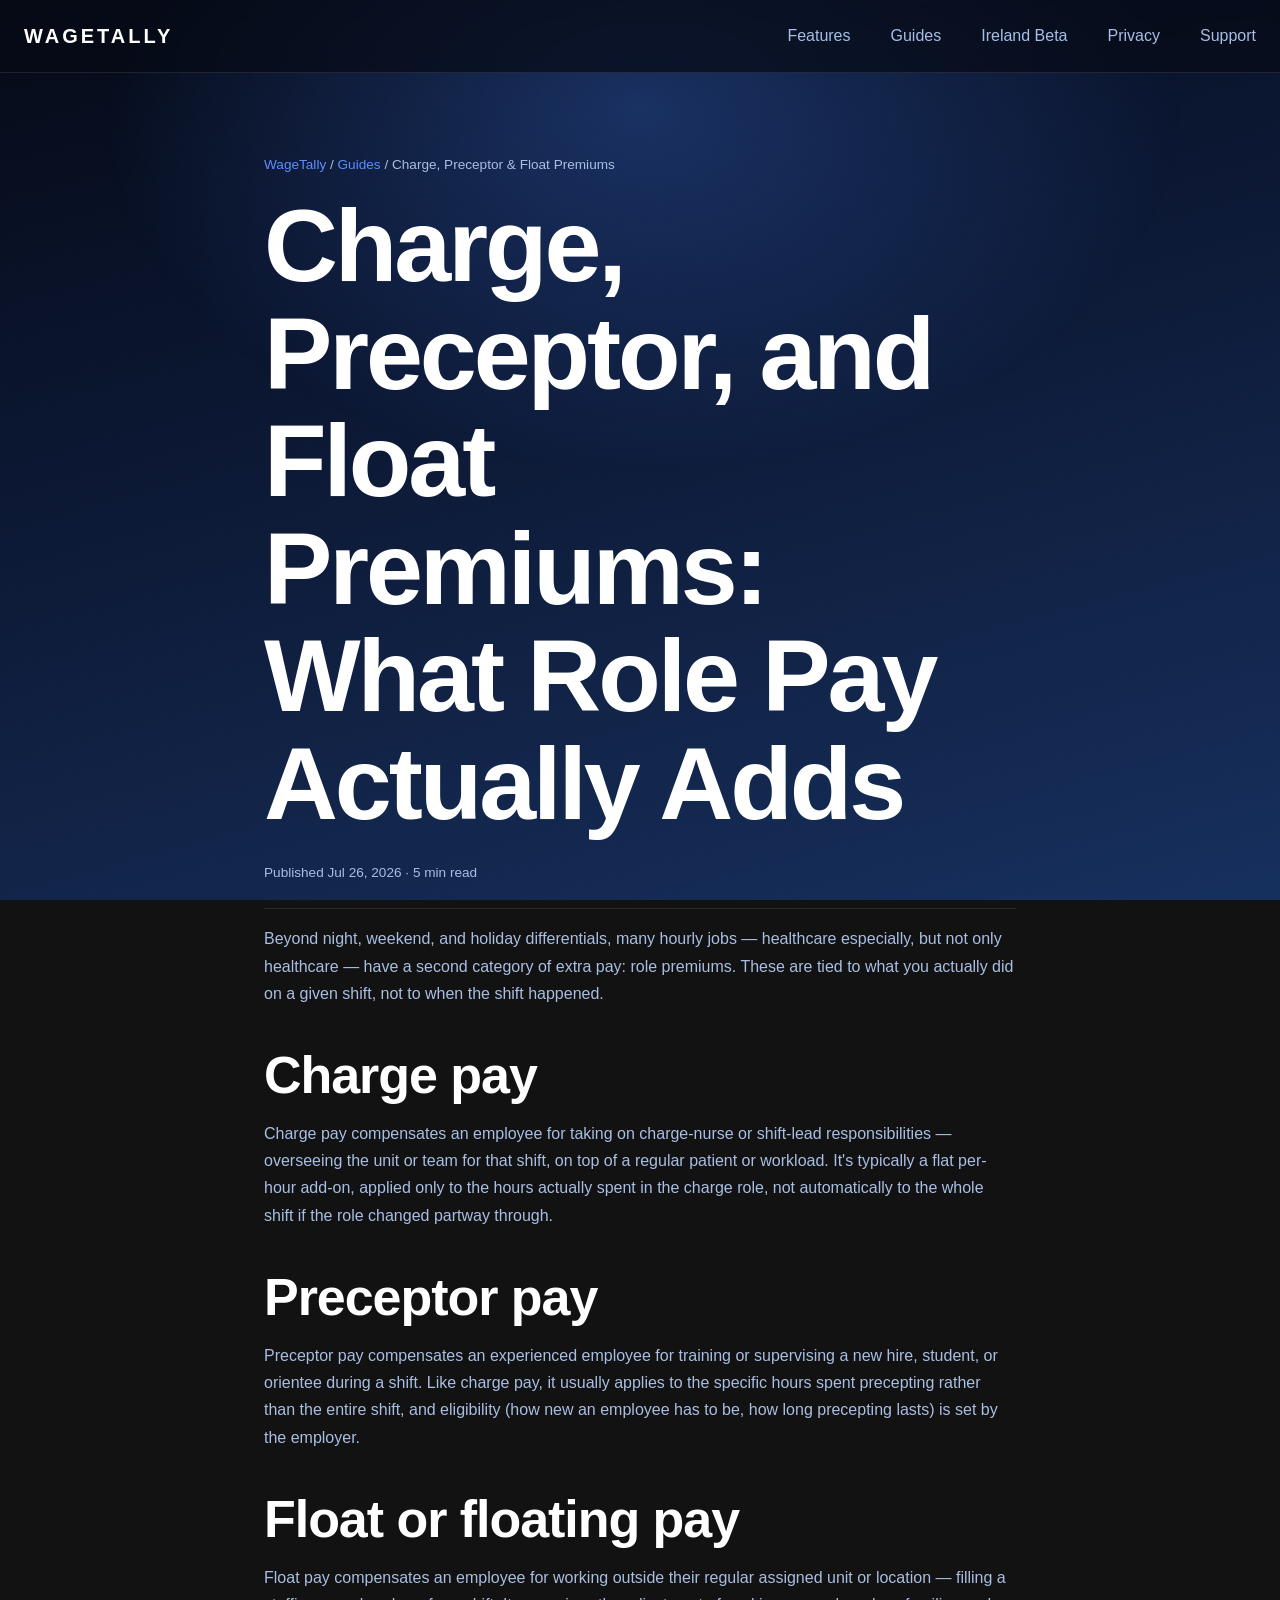
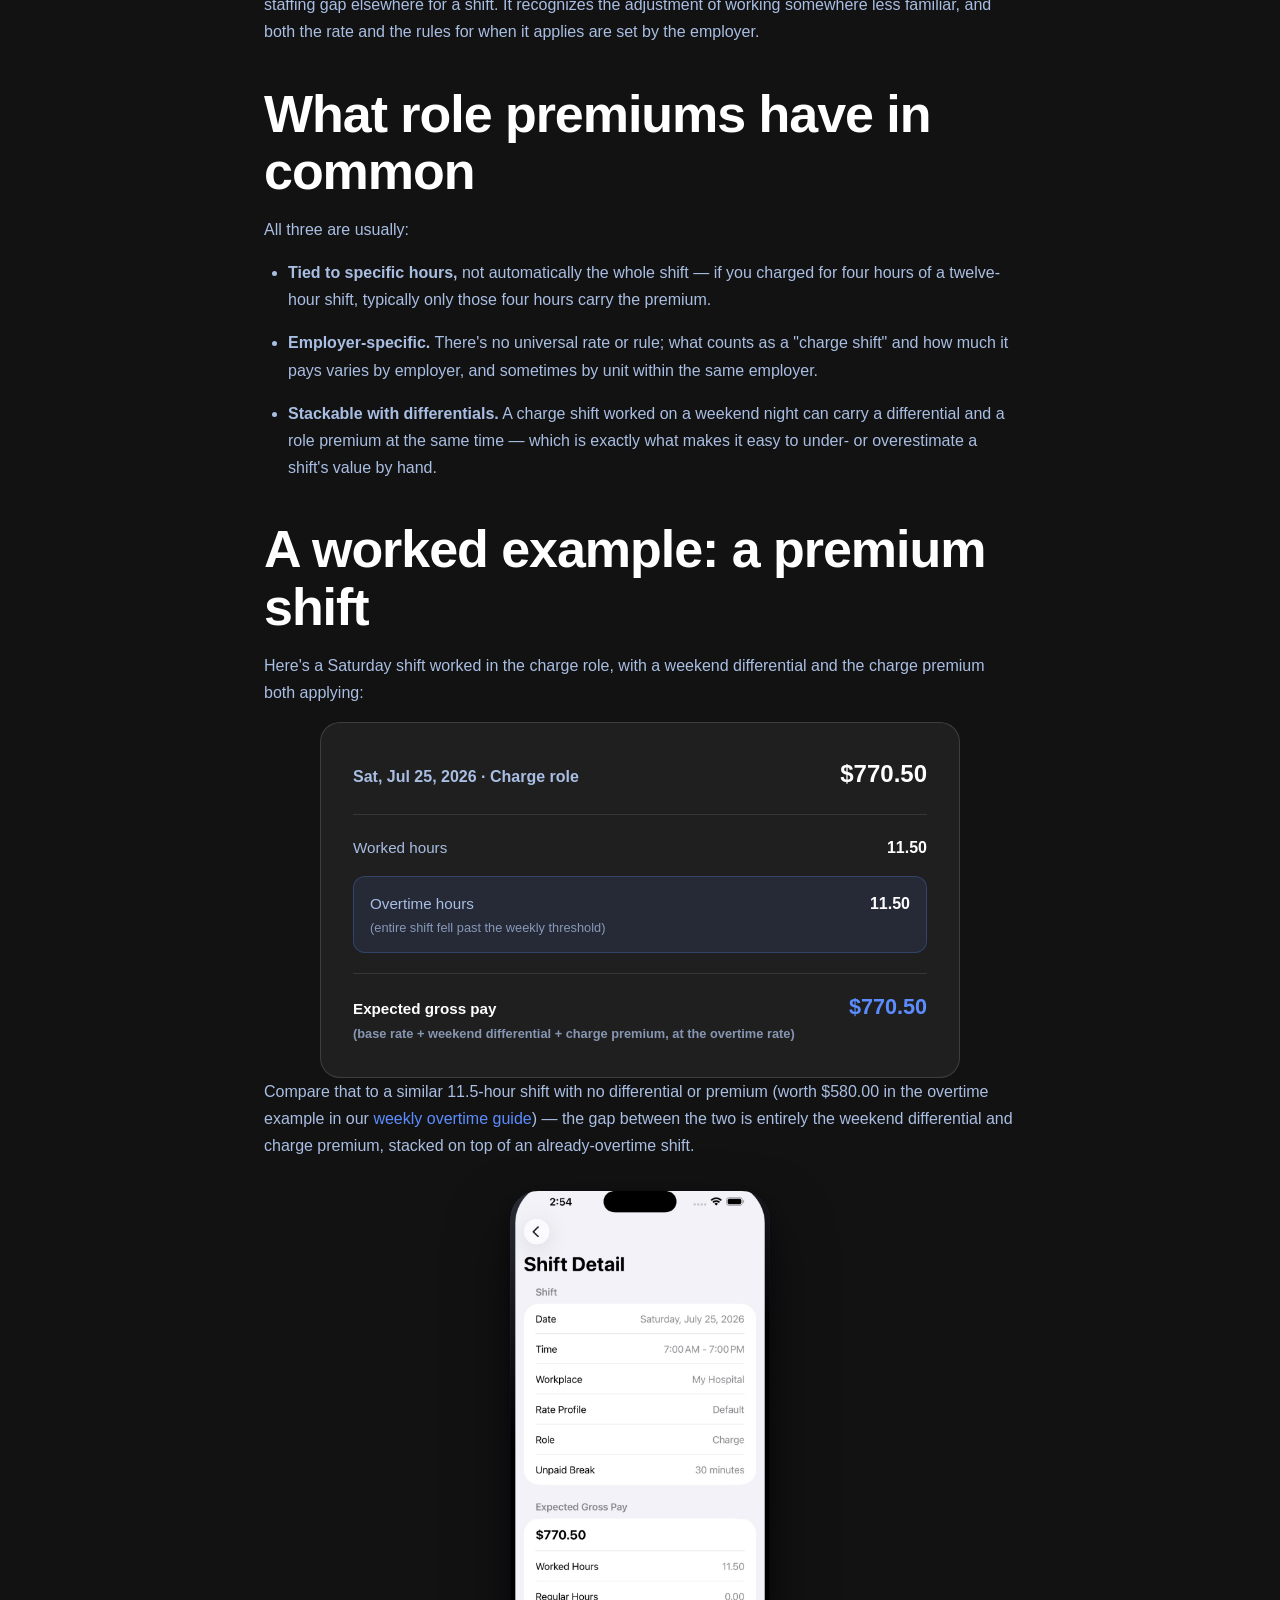
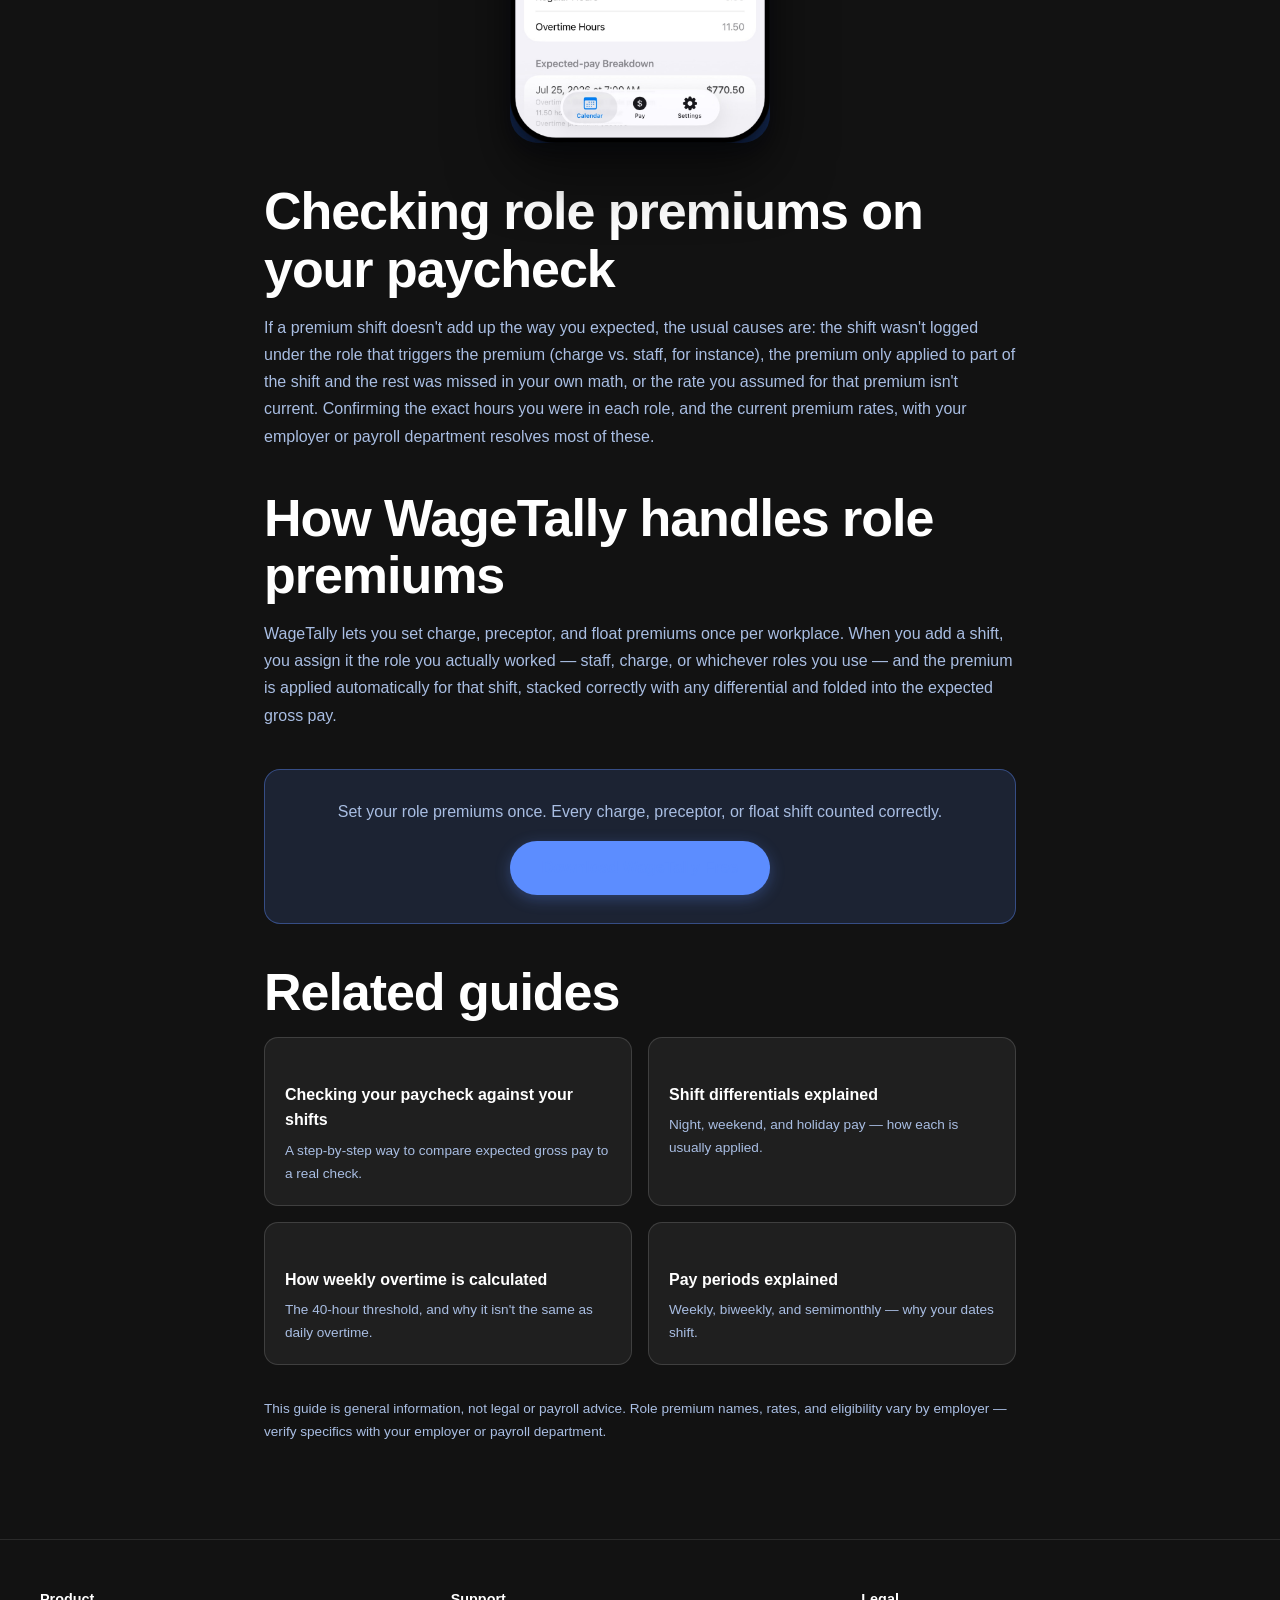
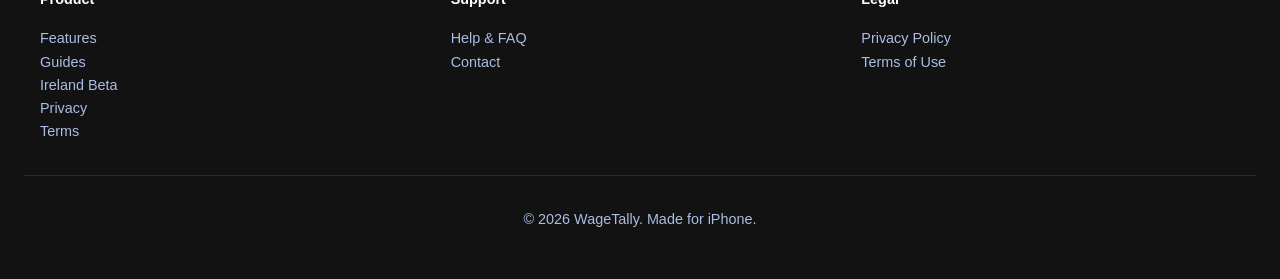
<file: articles/role-premiums-explained.html>
<!DOCTYPE html>
<html lang="en">
<head>
  <meta charset="UTF-8">
  <meta name="viewport" content="width=device-width, initial-scale=1.0">
  <title>Charge, Preceptor & Float Premiums: What Role Pay Adds – WageTally</title>
  <meta name="description" content="What charge, preceptor, and float premiums are, how they're usually paid, and how to make sure they're showing up correctly in your expected gross pay.">
  <meta property="og:title" content="Charge, Preceptor & Float Premiums: What Role Pay Adds">
  <meta property="og:description" content="What charge, preceptor, and float premiums are, and how they're usually paid.">
  <meta property="og:image" content="https://wage-tally.com/assets/WageTally-og.jpg">
  <meta property="og:type" content="article">
  <link rel="canonical" href="https://wage-tally.com/articles/role-premiums-explained.html">

  <script type="application/ld+json">
  {
    "@context": "https://schema.org/",
    "@type": "Article",
    "headline": "Charge, Preceptor & Float Premiums: What Role Pay Adds",
    "description": "What charge, preceptor, and float premiums are, and how they're usually paid.",
    "author": { "@type": "Organization", "name": "WageTally" },
    "publisher": { "@type": "Organization", "name": "WageTally" },
    "datePublished": "2026-07-26",
    "dateModified": "2026-07-26"
  }
  </script>
  <script type="application/ld+json">
  {
    "@context": "https://schema.org/",
    "@type": "BreadcrumbList",
    "itemListElement": [
      { "@type": "ListItem", "position": 1, "name": "WageTally", "item": "https://wage-tally.com/" },
      { "@type": "ListItem", "position": 2, "name": "Guides", "item": "https://wage-tally.com/articles/" },
      { "@type": "ListItem", "position": 3, "name": "Charge, Preceptor & Float Premiums" }
    ]
  }
  </script>
  <script type="application/ld+json">
  {
    "@context": "https://schema.org/",
    "@type": "FAQPage",
    "mainEntity": [
      {
        "@type": "Question",
        "name": "What is charge pay?",
        "acceptedAnswer": { "@type": "Answer", "text": "Charge pay is extra compensation for taking on charge-nurse or shift-lead responsibilities for a shift, on top of your regular role. It is usually paid as a flat per-hour add-on for the hours you were actually acting in that role, not for the whole shift automatically." }
      },
      {
        "@type": "Question",
        "name": "What is preceptor pay?",
        "acceptedAnswer": { "@type": "Answer", "text": "Preceptor pay compensates an experienced employee for training or supervising a new hire or student during a shift. Like charge pay, it typically applies only to the hours spent actively precepting, and the rate and eligibility rules are set by each employer." }
      },
      {
        "@type": "Question",
        "name": "What is float or floating pay?",
        "acceptedAnswer": { "@type": "Answer", "text": "Float pay compensates an employee for working outside their regular assigned unit or location for a shift, often because staffing is short elsewhere. It recognizes the extra adjustment of working in an unfamiliar setting, and the amount and eligibility are set by the employer." }
      }
    ]
  }
  </script>

  <link rel="stylesheet" href="../styles.css?v=17">
  <link rel="icon" type="image/svg+xml" href="data:image/svg+xml,<svg xmlns='http://www.w3.org/2000/svg' viewBox='0 0 100 100'><text y='75' font-size='75' font-weight='bold' fill='%235C8DFF'>$</text></svg>">
  <!-- Google tag (gtag.js) — GA4. Consent Mode v2 defaults every storage type
       to denied, so no analytics cookies are set. That keeps /ie/ inside the
       ePrivacy consent rules and keeps the privacy policy accurate. -->
  <script async src="https://www.googletagmanager.com/gtag/js?id=G-8NJ8VV0837"></script>
  <script>
    window.dataLayer = window.dataLayer || [];
    function gtag(){dataLayer.push(arguments);}
    gtag('consent', 'default', {
      'ad_storage': 'denied',
      'ad_user_data': 'denied',
      'ad_personalization': 'denied',
      'analytics_storage': 'denied'
    });
    gtag('js', new Date());
    gtag('config', 'G-8NJ8VV0837');
  </script>
</head>
<body>
  <header>
    <div class="nav-container">
      <a href="../index.html" class="logo">WAGETALLY</a>
      <nav class="nav-links" aria-label="Main">
        <ul>
          <li><a href="../index.html#features">Features</a></li>
          <li><a href="../articles/">Guides</a></li>
          <li><a href="../ie/">Ireland Beta</a></li>
          <li><a href="../privacy.html">Privacy</a></li>
          <li><a href="../support.html">Support</a></li>
        </ul>
      </nav>
      <button class="mobile-menu-btn" aria-label="Toggle menu">☰</button>
    </div>
  </header>

  <section class="section">
    <div class="container policy-content">
      <p class="breadcrumbs"><a href="../index.html">WageTally</a> / <a href="../articles/">Guides</a> / Charge, Preceptor &amp; Float Premiums</p>

      <h1>Charge, Preceptor, and Float Premiums: What Role Pay Actually Adds</h1>
      <p class="article-meta">Published Jul 26, 2026 · 5 min read</p>

      <p>Beyond night, weekend, and holiday differentials, many hourly jobs — healthcare especially, but not only healthcare — have a second category of extra pay: role premiums. These are tied to what you actually did on a given shift, not to when the shift happened.</p>

      <h2>Charge pay</h2>
      <p>Charge pay compensates an employee for taking on charge-nurse or shift-lead responsibilities — overseeing the unit or team for that shift, on top of a regular patient or workload. It's typically a flat per-hour add-on, applied only to the hours actually spent in the charge role, not automatically to the whole shift if the role changed partway through.</p>

      <h2>Preceptor pay</h2>
      <p>Preceptor pay compensates an experienced employee for training or supervising a new hire, student, or orientee during a shift. Like charge pay, it usually applies to the specific hours spent precepting rather than the entire shift, and eligibility (how new an employee has to be, how long precepting lasts) is set by the employer.</p>

      <h2>Float or floating pay</h2>
      <p>Float pay compensates an employee for working outside their regular assigned unit or location — filling a staffing gap elsewhere for a shift. It recognizes the adjustment of working somewhere less familiar, and both the rate and the rules for when it applies are set by the employer.</p>

      <h2>What role premiums have in common</h2>
      <p>All three are usually:</p>
      <ul>
        <li><strong>Tied to specific hours,</strong> not automatically the whole shift — if you charged for four hours of a twelve-hour shift, typically only those four hours carry the premium.</li>
        <li><strong>Employer-specific.</strong> There's no universal rate or rule; what counts as a "charge shift" and how much it pays varies by employer, and sometimes by unit within the same employer.</li>
        <li><strong>Stackable with differentials.</strong> A charge shift worked on a weekend night can carry a differential and a role premium at the same time — which is exactly what makes it easy to under- or overestimate a shift's value by hand.</li>
      </ul>

      <h2>A worked example: a premium shift</h2>
      <p>Here's a Saturday shift worked in the charge role, with a weekend differential and the charge premium both applying:</p>

      <div class="worked-example glass-card">
        <div class="worked-example-header">
          <span>Sat, Jul 25, 2026 · Charge role</span>
          <span class="worked-example-total">$770.50</span>
        </div>
        <dl class="worked-example-rows">
          <div class="worked-example-row">
            <dt>Worked hours</dt>
            <dd>11.50</dd>
          </div>
          <div class="worked-example-row worked-example-highlight">
            <dt>Overtime hours <span class="worked-example-note">(entire shift fell past the weekly threshold)</span></dt>
            <dd>11.50</dd>
          </div>
          <div class="worked-example-row worked-example-row-total">
            <dt>Expected gross pay <span class="worked-example-note">(base rate + weekend differential + charge premium, at the overtime rate)</span></dt>
            <dd>$770.50</dd>
          </div>
        </dl>
      </div>

      <p>Compare that to a similar 11.5-hour shift with no differential or premium (worth $580.00 in the overtime example in our <a href="weekly-overtime-calculated.html">weekly overtime guide</a>) — the gap between the two is entirely the weekend differential and charge premium, stacked on top of an already-overtime shift.</p>

      <div class="article-image">
        <div class="device" style="--crop-y:-62.655%">
          <img src="../assets/web/ShiftProof-04-NeverMissPremiumPay.jpg" width="1400" height="3035" loading="lazy" alt="Shift Detail screen for a Saturday Charge role shift showing $770.50 expected gross pay.">
        </div>
      </div>

      <h2>Checking role premiums on your paycheck</h2>
      <p>If a premium shift doesn't add up the way you expected, the usual causes are: the shift wasn't logged under the role that triggers the premium (charge vs. staff, for instance), the premium only applied to part of the shift and the rest was missed in your own math, or the rate you assumed for that premium isn't current. Confirming the exact hours you were in each role, and the current premium rates, with your employer or payroll department resolves most of these.</p>

      <h2>How WageTally handles role premiums</h2>
      <p>WageTally lets you set charge, preceptor, and float premiums once per workplace. When you add a shift, you assign it the role you actually worked — staff, charge, or whichever roles you use — and the premium is applied automatically for that shift, stacked correctly with any differential and folded into the expected gross pay.</p>

      <div class="article-cta-box">
        <p>Set your role premiums once. Every charge, preceptor, or float shift counted correctly.</p>
        <a href="https://apps.apple.com/app/id6794703602" class="btn btn-primary">Download WageTally Free</a>
      </div>

      <h2 class="related-heading">Related guides</h2>
      <div class="related-grid">
        <a class="related-card" href="checking-your-paycheck.html">
          <h3>Checking your paycheck against your shifts</h3>
          <p>A step-by-step way to compare expected gross pay to a real check.</p>
        </a>
        <a class="related-card" href="shift-differentials-explained.html">
          <h3>Shift differentials explained</h3>
          <p>Night, weekend, and holiday pay — how each is usually applied.</p>
        </a>
        <a class="related-card" href="weekly-overtime-calculated.html">
          <h3>How weekly overtime is calculated</h3>
          <p>The 40-hour threshold, and why it isn't the same as daily overtime.</p>
        </a>
        <a class="related-card" href="pay-periods-explained.html">
          <h3>Pay periods explained</h3>
          <p>Weekly, biweekly, and semimonthly — why your dates shift.</p>
        </a>
      </div>

      <p style="margin-top: 2rem; font-size: 0.85rem; color: var(--color-text-secondary);">This guide is general information, not legal or payroll advice. Role premium names, rates, and eligibility vary by employer — verify specifics with your employer or payroll department.</p>
    </div>
  </section>

  <footer>
    <div class="footer-content">
      <div class="footer-section">
        <h4>Product</h4>
        <ul>
          <li><a href="../index.html#features">Features</a></li>
          <li><a href="../articles/">Guides</a></li>
          <li><a href="../ie/">Ireland Beta</a></li>
          <li><a href="../privacy.html">Privacy</a></li>
          <li><a href="../terms.html">Terms</a></li>
        </ul>
      </div>
      <div class="footer-section">
        <h4>Support</h4>
        <ul>
          <li><a href="../support.html">Help &amp; FAQ</a></li>
          <li><a href="mailto:brock@wage-tally.com">Contact</a></li>
        </ul>
      </div>
      <div class="footer-section">
        <h4>Legal</h4>
        <ul>
          <li><a href="../privacy.html">Privacy Policy</a></li>
          <li><a href="../terms.html">Terms of Use</a></li>
        </ul>
      </div>
    </div>
    <div class="footer-bottom">
      <p>&copy; 2026 WageTally. Made for iPhone.</p>
    </div>
  </footer>

  <script src="../main.js?v=16"></script>
</body>
</html>
</file>
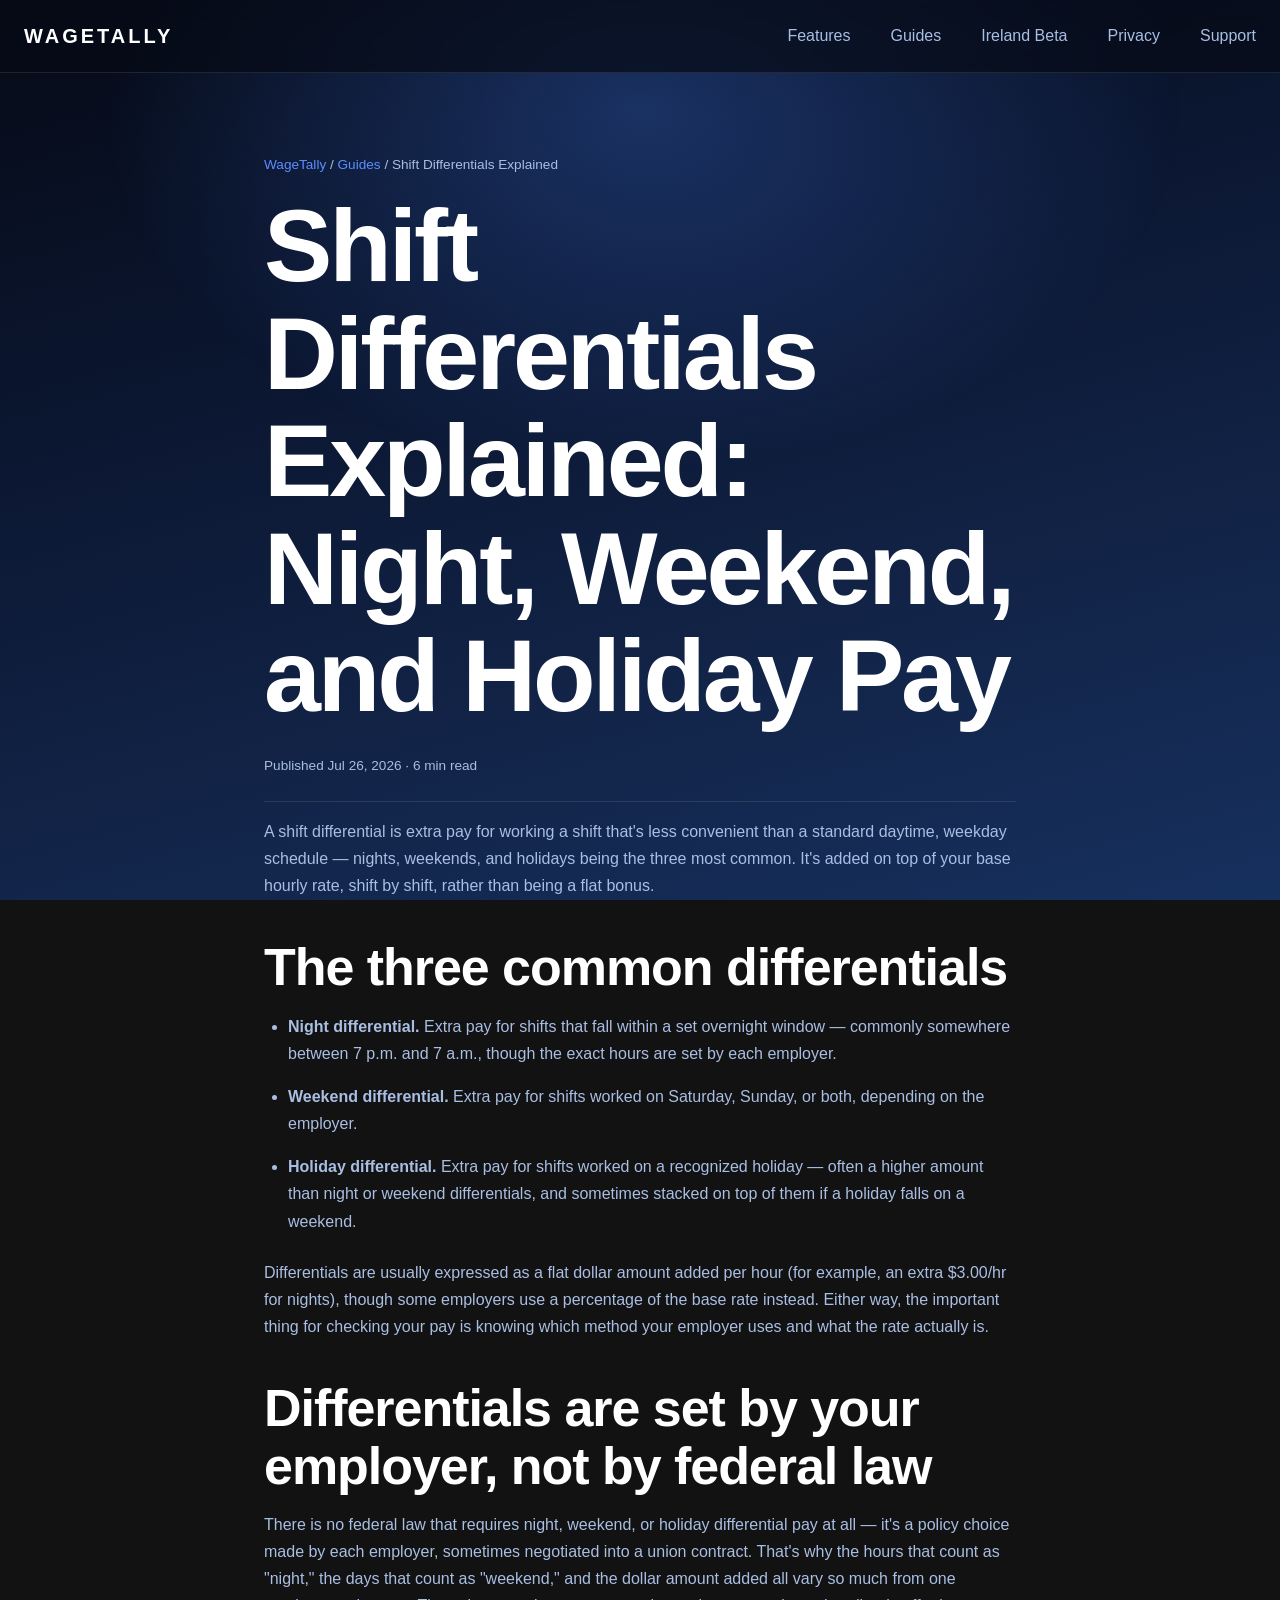
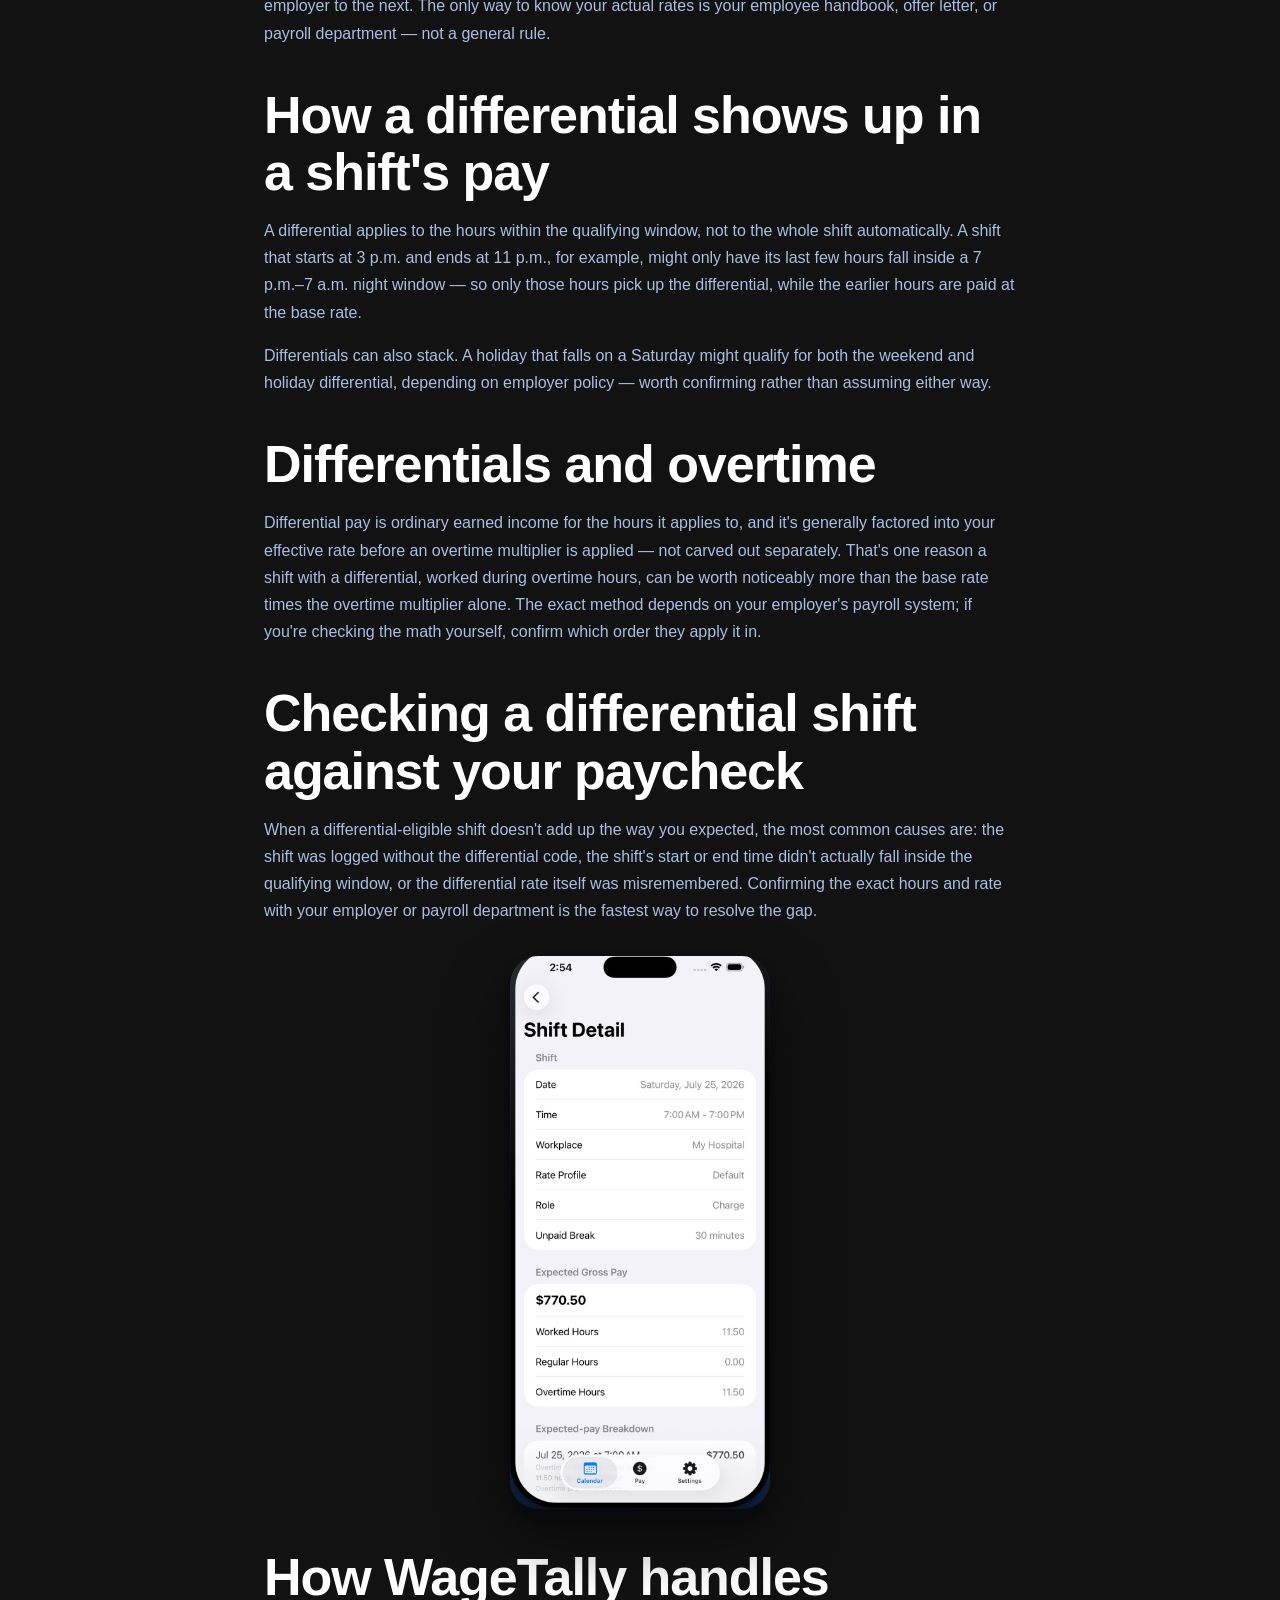
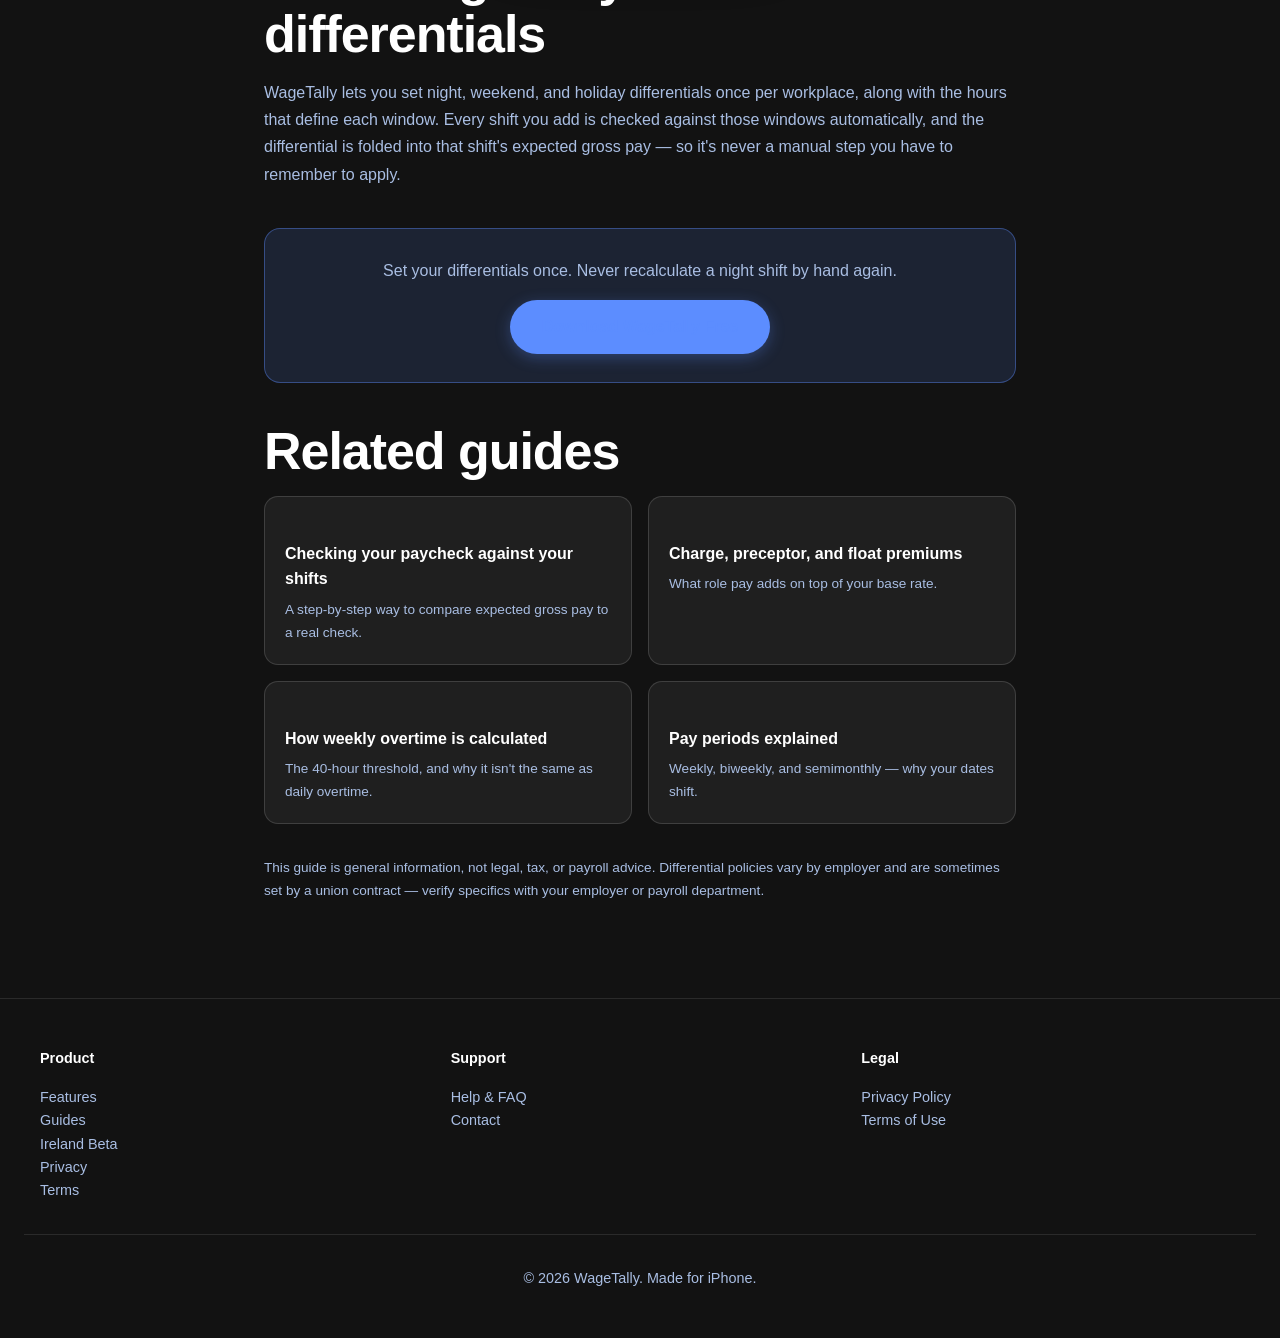
<file: articles/shift-differentials-explained.html>
<!DOCTYPE html>
<html lang="en">
<head>
  <meta charset="UTF-8">
  <meta name="viewport" content="width=device-width, initial-scale=1.0">
  <title>Shift Differentials Explained: Night, Weekend & Holiday Pay – WageTally</title>
  <meta name="description" content="How night, weekend, and holiday shift differentials typically work, how they're usually calculated, and how to check they're showing up in your expected gross pay.">
  <meta property="og:title" content="Shift Differentials Explained: Night, Weekend & Holiday Pay">
  <meta property="og:description" content="How night, weekend, and holiday shift differentials typically work.">
  <meta property="og:image" content="https://wage-tally.com/assets/WageTally-og.jpg">
  <meta property="og:type" content="article">
  <link rel="canonical" href="https://wage-tally.com/articles/shift-differentials-explained.html">

  <script type="application/ld+json">
  {
    "@context": "https://schema.org/",
    "@type": "Article",
    "headline": "Shift Differentials Explained: Night, Weekend & Holiday Pay",
    "description": "How night, weekend, and holiday shift differentials typically work.",
    "author": { "@type": "Organization", "name": "WageTally" },
    "publisher": { "@type": "Organization", "name": "WageTally" },
    "datePublished": "2026-07-26",
    "dateModified": "2026-07-26"
  }
  </script>
  <script type="application/ld+json">
  {
    "@context": "https://schema.org/",
    "@type": "BreadcrumbList",
    "itemListElement": [
      { "@type": "ListItem", "position": 1, "name": "WageTally", "item": "https://wage-tally.com/" },
      { "@type": "ListItem", "position": 2, "name": "Guides", "item": "https://wage-tally.com/articles/" },
      { "@type": "ListItem", "position": 3, "name": "Shift Differentials Explained" }
    ]
  }
  </script>
  <script type="application/ld+json">
  {
    "@context": "https://schema.org/",
    "@type": "FAQPage",
    "mainEntity": [
      {
        "@type": "Question",
        "name": "Is a shift differential the same everywhere?",
        "acceptedAnswer": { "@type": "Answer", "text": "No. Differentials are set by each employer (or a union contract), not by a single federal standard. The hours that count as \"night\" or \"weekend,\" and the amount added, vary by employer and by industry." }
      },
      {
        "@type": "Question",
        "name": "Does a shift differential count toward overtime pay?",
        "acceptedAnswer": { "@type": "Answer", "text": "Generally, differential pay is added to your regular rate before an overtime multiplier is applied, which can make overtime hours on a differential shift worth more than the base rate times the multiplier alone. Confirm the specific method with your employer or payroll department." }
      },
      {
        "@type": "Question",
        "name": "Are shift differentials taxed differently?",
        "acceptedAnswer": { "@type": "Answer", "text": "No. Differential pay is ordinary taxable wages, taxed the same as your regular hourly pay — it is not a bonus and is not given special tax treatment." }
      }
    ]
  }
  </script>

  <link rel="stylesheet" href="../styles.css?v=17">
  <link rel="icon" type="image/svg+xml" href="data:image/svg+xml,<svg xmlns='http://www.w3.org/2000/svg' viewBox='0 0 100 100'><text y='75' font-size='75' font-weight='bold' fill='%235C8DFF'>$</text></svg>">
  <!-- Google tag (gtag.js) — GA4. Consent Mode v2 defaults every storage type
       to denied, so no analytics cookies are set. That keeps /ie/ inside the
       ePrivacy consent rules and keeps the privacy policy accurate. -->
  <script async src="https://www.googletagmanager.com/gtag/js?id=G-8NJ8VV0837"></script>
  <script>
    window.dataLayer = window.dataLayer || [];
    function gtag(){dataLayer.push(arguments);}
    gtag('consent', 'default', {
      'ad_storage': 'denied',
      'ad_user_data': 'denied',
      'ad_personalization': 'denied',
      'analytics_storage': 'denied'
    });
    gtag('js', new Date());
    gtag('config', 'G-8NJ8VV0837');
  </script>
</head>
<body>
  <header>
    <div class="nav-container">
      <a href="../index.html" class="logo">WAGETALLY</a>
      <nav class="nav-links" aria-label="Main">
        <ul>
          <li><a href="../index.html#features">Features</a></li>
          <li><a href="../articles/">Guides</a></li>
          <li><a href="../ie/">Ireland Beta</a></li>
          <li><a href="../privacy.html">Privacy</a></li>
          <li><a href="../support.html">Support</a></li>
        </ul>
      </nav>
      <button class="mobile-menu-btn" aria-label="Toggle menu">☰</button>
    </div>
  </header>

  <section class="section">
    <div class="container policy-content">
      <p class="breadcrumbs"><a href="../index.html">WageTally</a> / <a href="../articles/">Guides</a> / Shift Differentials Explained</p>

      <h1>Shift Differentials Explained: Night, Weekend, and Holiday Pay</h1>
      <p class="article-meta">Published Jul 26, 2026 · 6 min read</p>

      <p>A shift differential is extra pay for working a shift that's less convenient than a standard daytime, weekday schedule — nights, weekends, and holidays being the three most common. It's added on top of your base hourly rate, shift by shift, rather than being a flat bonus.</p>

      <h2>The three common differentials</h2>
      <ul>
        <li><strong>Night differential.</strong> Extra pay for shifts that fall within a set overnight window — commonly somewhere between 7 p.m. and 7 a.m., though the exact hours are set by each employer.</li>
        <li><strong>Weekend differential.</strong> Extra pay for shifts worked on Saturday, Sunday, or both, depending on the employer.</li>
        <li><strong>Holiday differential.</strong> Extra pay for shifts worked on a recognized holiday — often a higher amount than night or weekend differentials, and sometimes stacked on top of them if a holiday falls on a weekend.</li>
      </ul>
      <p>Differentials are usually expressed as a flat dollar amount added per hour (for example, an extra $3.00/hr for nights), though some employers use a percentage of the base rate instead. Either way, the important thing for checking your pay is knowing which method your employer uses and what the rate actually is.</p>

      <h2>Differentials are set by your employer, not by federal law</h2>
      <p>There is no federal law that requires night, weekend, or holiday differential pay at all — it's a policy choice made by each employer, sometimes negotiated into a union contract. That's why the hours that count as "night," the days that count as "weekend," and the dollar amount added all vary so much from one employer to the next. The only way to know your actual rates is your employee handbook, offer letter, or payroll department — not a general rule.</p>

      <h2>How a differential shows up in a shift's pay</h2>
      <p>A differential applies to the hours within the qualifying window, not to the whole shift automatically. A shift that starts at 3 p.m. and ends at 11 p.m., for example, might only have its last few hours fall inside a 7 p.m.–7 a.m. night window — so only those hours pick up the differential, while the earlier hours are paid at the base rate.</p>
      <p>Differentials can also stack. A holiday that falls on a Saturday might qualify for both the weekend and holiday differential, depending on employer policy — worth confirming rather than assuming either way.</p>

      <h2>Differentials and overtime</h2>
      <p>Differential pay is ordinary earned income for the hours it applies to, and it's generally factored into your effective rate before an overtime multiplier is applied — not carved out separately. That's one reason a shift with a differential, worked during overtime hours, can be worth noticeably more than the base rate times the overtime multiplier alone. The exact method depends on your employer's payroll system; if you're checking the math yourself, confirm which order they apply it in.</p>

      <h2>Checking a differential shift against your paycheck</h2>
      <p>When a differential-eligible shift doesn't add up the way you expected, the most common causes are: the shift was logged without the differential code, the shift's start or end time didn't actually fall inside the qualifying window, or the differential rate itself was misremembered. Confirming the exact hours and rate with your employer or payroll department is the fastest way to resolve the gap.</p>

      <div class="article-image">
        <div class="device" style="--crop-y:-62.655%">
          <img src="../assets/web/ShiftProof-04-NeverMissPremiumPay.jpg" width="1400" height="3035" loading="lazy" alt="Shift Detail screen for a Saturday shift showing $770.50 expected gross pay with a weekend differential and charge premium applied.">
        </div>
      </div>

      <h2>How WageTally handles differentials</h2>
      <p>WageTally lets you set night, weekend, and holiday differentials once per workplace, along with the hours that define each window. Every shift you add is checked against those windows automatically, and the differential is folded into that shift's expected gross pay — so it's never a manual step you have to remember to apply.</p>

      <div class="article-cta-box">
        <p>Set your differentials once. Never recalculate a night shift by hand again.</p>
        <a href="https://apps.apple.com/app/id6794703602" class="btn btn-primary">Download WageTally Free</a>
      </div>

      <h2 class="related-heading">Related guides</h2>
      <div class="related-grid">
        <a class="related-card" href="checking-your-paycheck.html">
          <h3>Checking your paycheck against your shifts</h3>
          <p>A step-by-step way to compare expected gross pay to a real check.</p>
        </a>
        <a class="related-card" href="role-premiums-explained.html">
          <h3>Charge, preceptor, and float premiums</h3>
          <p>What role pay adds on top of your base rate.</p>
        </a>
        <a class="related-card" href="weekly-overtime-calculated.html">
          <h3>How weekly overtime is calculated</h3>
          <p>The 40-hour threshold, and why it isn't the same as daily overtime.</p>
        </a>
        <a class="related-card" href="pay-periods-explained.html">
          <h3>Pay periods explained</h3>
          <p>Weekly, biweekly, and semimonthly — why your dates shift.</p>
        </a>
      </div>

      <p style="margin-top: 2rem; font-size: 0.85rem; color: var(--color-text-secondary);">This guide is general information, not legal, tax, or payroll advice. Differential policies vary by employer and are sometimes set by a union contract — verify specifics with your employer or payroll department.</p>
    </div>
  </section>

  <footer>
    <div class="footer-content">
      <div class="footer-section">
        <h4>Product</h4>
        <ul>
          <li><a href="../index.html#features">Features</a></li>
          <li><a href="../articles/">Guides</a></li>
          <li><a href="../ie/">Ireland Beta</a></li>
          <li><a href="../privacy.html">Privacy</a></li>
          <li><a href="../terms.html">Terms</a></li>
        </ul>
      </div>
      <div class="footer-section">
        <h4>Support</h4>
        <ul>
          <li><a href="../support.html">Help &amp; FAQ</a></li>
          <li><a href="mailto:brock@wage-tally.com">Contact</a></li>
        </ul>
      </div>
      <div class="footer-section">
        <h4>Legal</h4>
        <ul>
          <li><a href="../privacy.html">Privacy Policy</a></li>
          <li><a href="../terms.html">Terms of Use</a></li>
        </ul>
      </div>
    </div>
    <div class="footer-bottom">
      <p>&copy; 2026 WageTally. Made for iPhone.</p>
    </div>
  </footer>

  <script src="../main.js?v=16"></script>
</body>
</html>
</file>
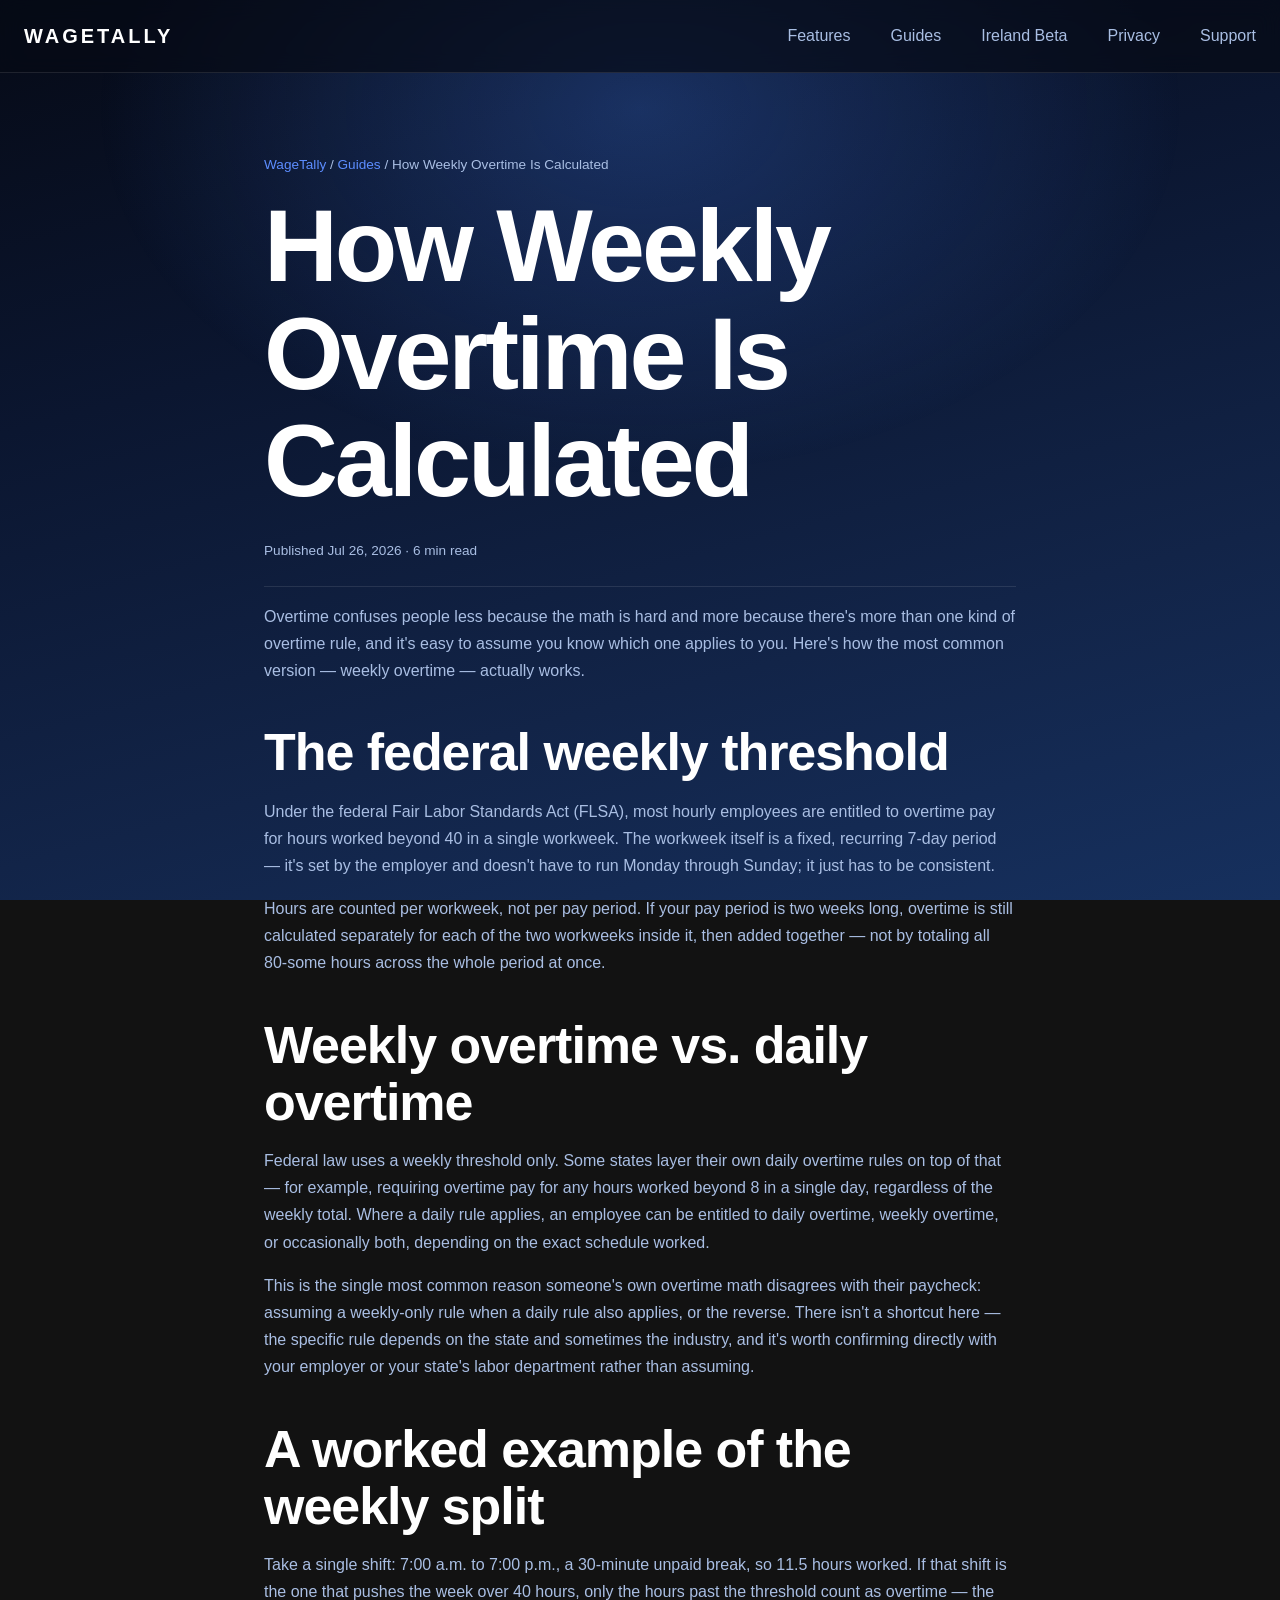
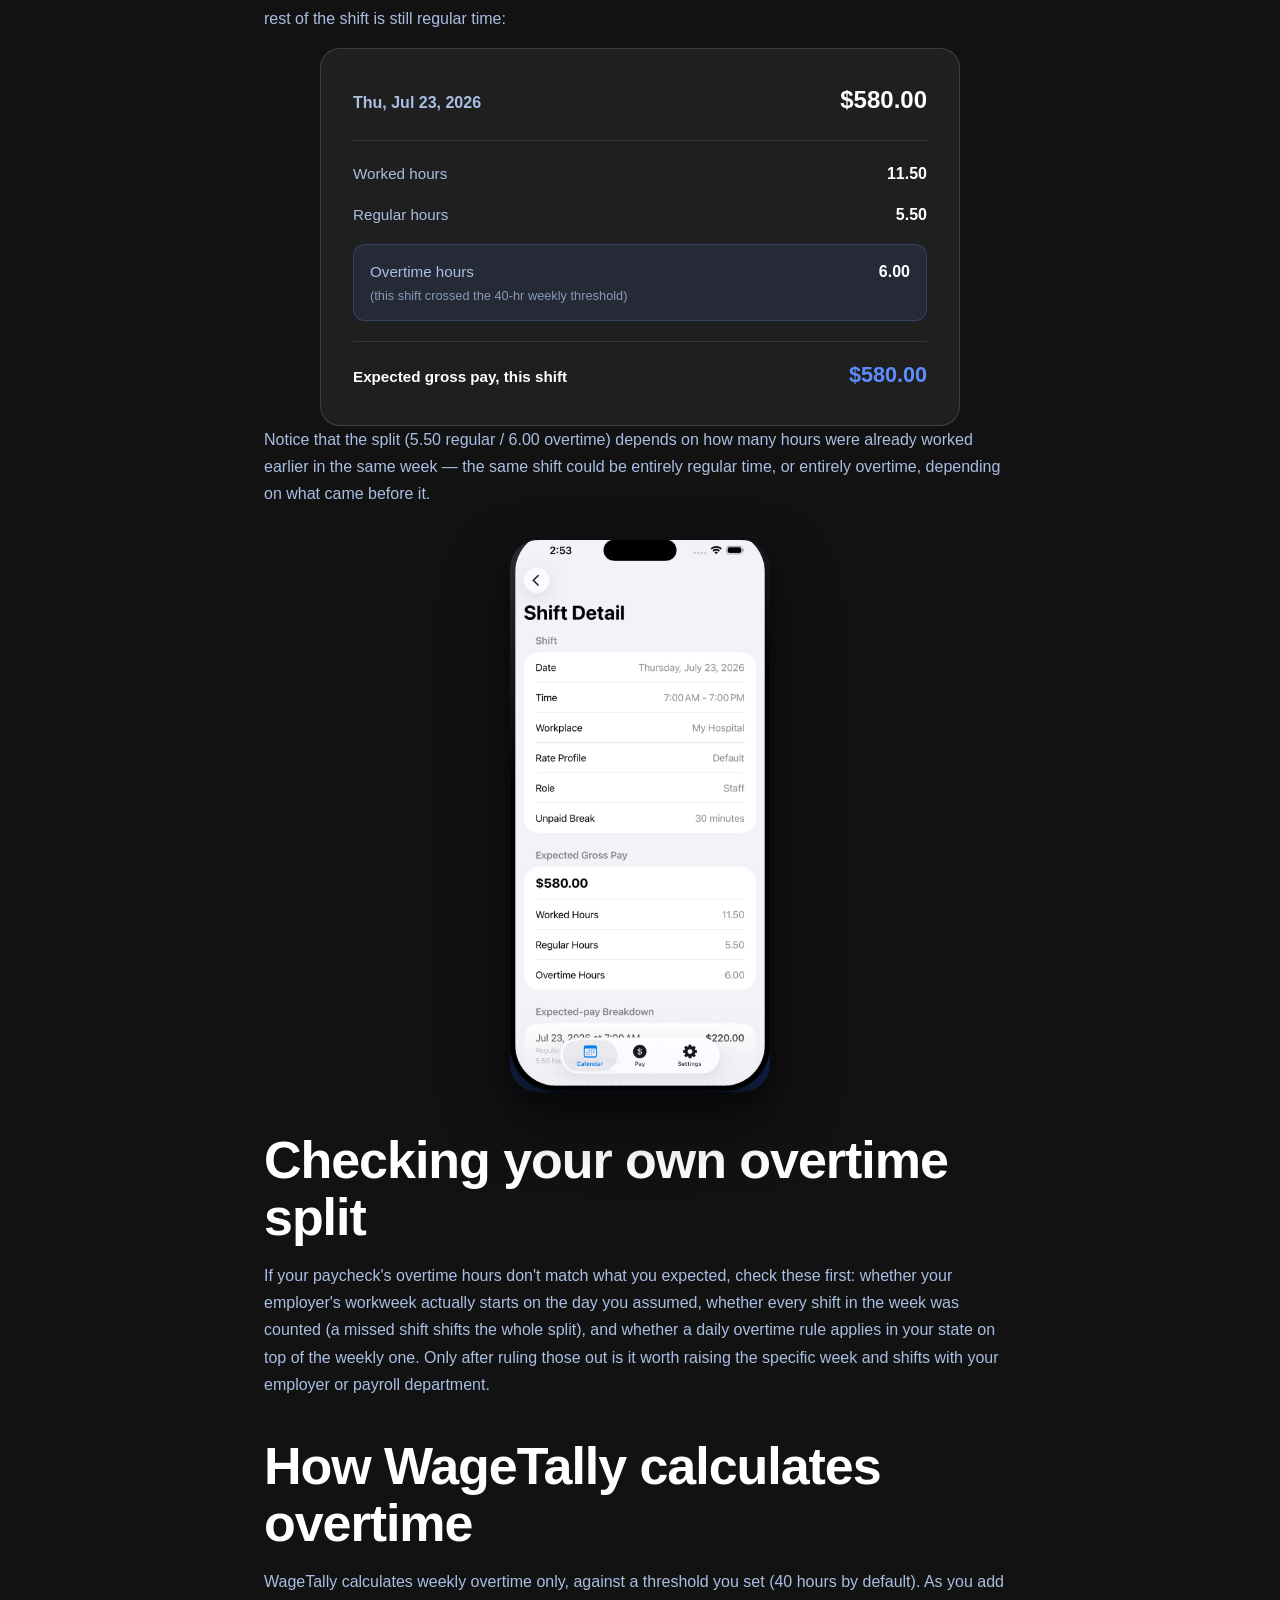
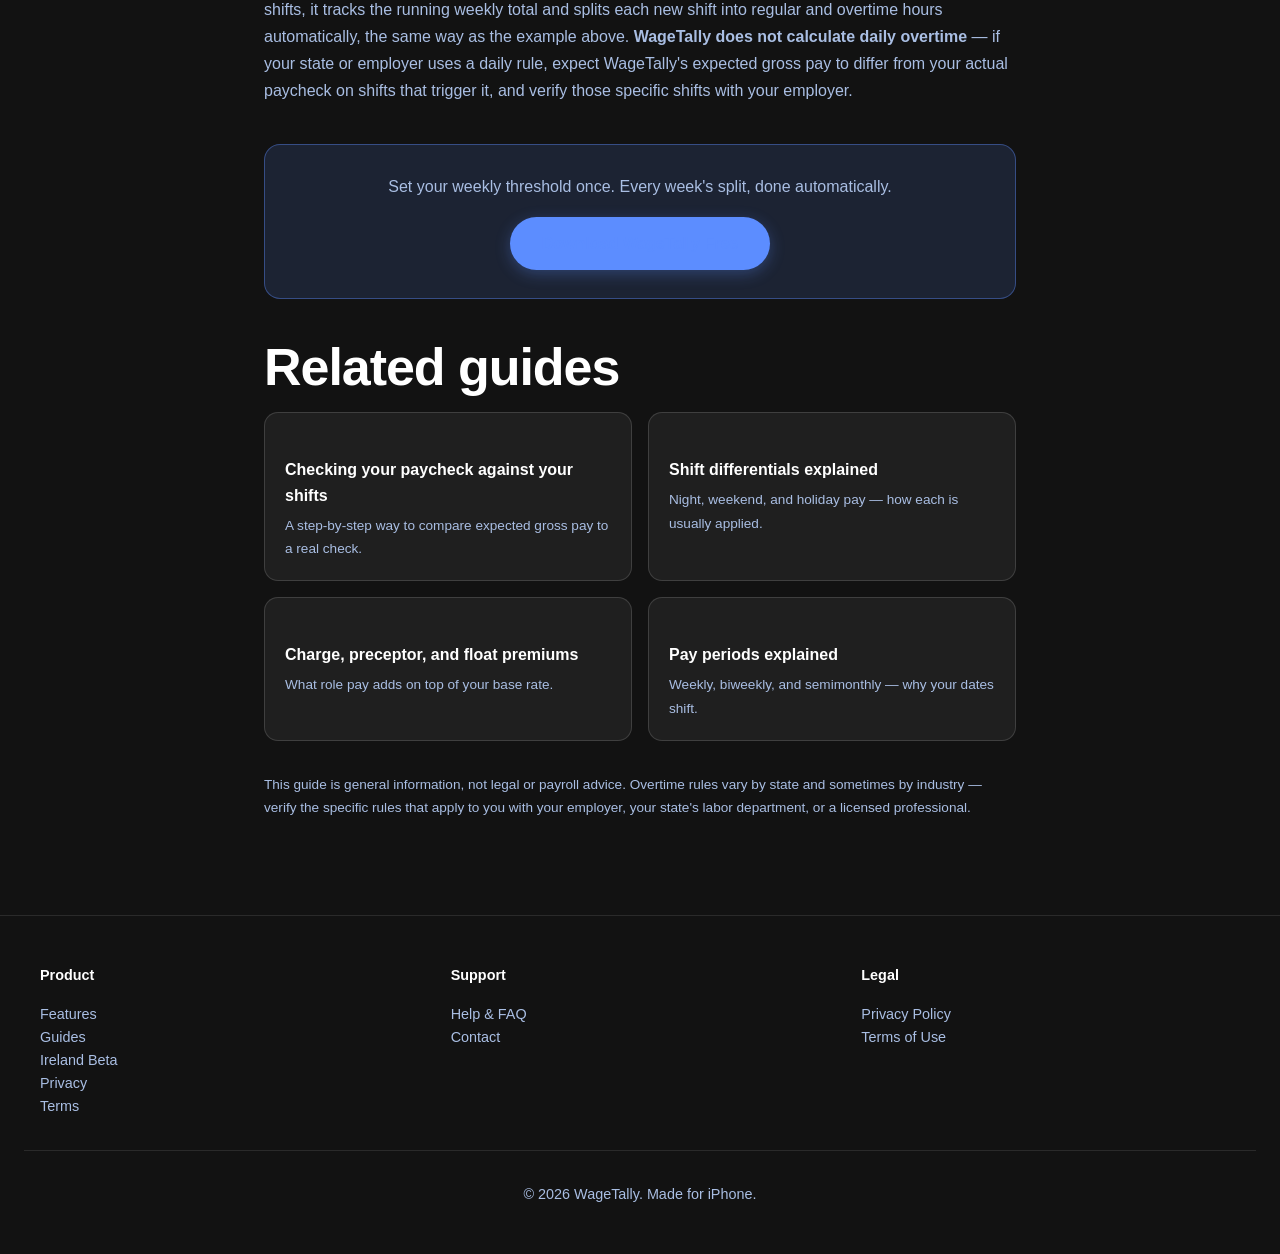
<file: articles/weekly-overtime-calculated.html>
<!DOCTYPE html>
<html lang="en">
<head>
  <meta charset="UTF-8">
  <meta name="viewport" content="width=device-width, initial-scale=1.0">
  <title>How Weekly Overtime Is Calculated – WageTally</title>
  <meta name="description" content="How weekly overtime thresholds work, why weekly and daily overtime rules can disagree, and how to check the overtime split on your own paycheck.">
  <meta property="og:title" content="How Weekly Overtime Is Calculated">
  <meta property="og:description" content="How weekly overtime thresholds work, and why weekly and daily rules can disagree.">
  <meta property="og:image" content="https://wage-tally.com/assets/WageTally-og.jpg">
  <meta property="og:type" content="article">
  <link rel="canonical" href="https://wage-tally.com/articles/weekly-overtime-calculated.html">

  <script type="application/ld+json">
  {
    "@context": "https://schema.org/",
    "@type": "Article",
    "headline": "How Weekly Overtime Is Calculated",
    "description": "How weekly overtime thresholds work, and why weekly and daily rules can disagree.",
    "author": { "@type": "Organization", "name": "WageTally" },
    "publisher": { "@type": "Organization", "name": "WageTally" },
    "datePublished": "2026-07-26",
    "dateModified": "2026-07-26"
  }
  </script>
  <script type="application/ld+json">
  {
    "@context": "https://schema.org/",
    "@type": "BreadcrumbList",
    "itemListElement": [
      { "@type": "ListItem", "position": 1, "name": "WageTally", "item": "https://wage-tally.com/" },
      { "@type": "ListItem", "position": 2, "name": "Guides", "item": "https://wage-tally.com/articles/" },
      { "@type": "ListItem", "position": 3, "name": "How Weekly Overtime Is Calculated" }
    ]
  }
  </script>
  <script type="application/ld+json">
  {
    "@context": "https://schema.org/",
    "@type": "FAQPage",
    "mainEntity": [
      {
        "@type": "Question",
        "name": "What is the standard weekly overtime threshold?",
        "acceptedAnswer": { "@type": "Answer", "text": "Under the federal Fair Labor Standards Act, most hourly employees are entitled to overtime pay after 40 hours worked in a single workweek. The workweek is a fixed, recurring 7-day period set by the employer — it does not have to be Monday to Sunday." }
      },
      {
        "@type": "Question",
        "name": "Is overtime calculated daily or weekly?",
        "acceptedAnswer": { "@type": "Answer", "text": "Federal law uses a weekly threshold. Some states add their own daily overtime rules on top of the federal weekly rule, so an employee working in one of those states can be entitled to daily overtime, weekly overtime, or both, depending on the schedule. WageTally calculates weekly overtime only and does not calculate daily overtime." }
      },
      {
        "@type": "Question",
        "name": "Does WageTally calculate daily overtime?",
        "acceptedAnswer": { "@type": "Answer", "text": "No. WageTally calculates overtime against a weekly threshold you set (40 hours by default). If your employer or state uses a daily overtime rule, WageTally's expected gross pay may not match your actual paycheck exactly, and you should verify daily-overtime-eligible shifts with your employer directly." }
      }
    ]
  }
  </script>

  <link rel="stylesheet" href="../styles.css?v=17">
  <link rel="icon" type="image/svg+xml" href="data:image/svg+xml,<svg xmlns='http://www.w3.org/2000/svg' viewBox='0 0 100 100'><text y='75' font-size='75' font-weight='bold' fill='%235C8DFF'>$</text></svg>">
  <!-- Google tag (gtag.js) — GA4. Consent Mode v2 defaults every storage type
       to denied, so no analytics cookies are set. That keeps /ie/ inside the
       ePrivacy consent rules and keeps the privacy policy accurate. -->
  <script async src="https://www.googletagmanager.com/gtag/js?id=G-8NJ8VV0837"></script>
  <script>
    window.dataLayer = window.dataLayer || [];
    function gtag(){dataLayer.push(arguments);}
    gtag('consent', 'default', {
      'ad_storage': 'denied',
      'ad_user_data': 'denied',
      'ad_personalization': 'denied',
      'analytics_storage': 'denied'
    });
    gtag('js', new Date());
    gtag('config', 'G-8NJ8VV0837');
  </script>
</head>
<body>
  <header>
    <div class="nav-container">
      <a href="../index.html" class="logo">WAGETALLY</a>
      <nav class="nav-links" aria-label="Main">
        <ul>
          <li><a href="../index.html#features">Features</a></li>
          <li><a href="../articles/">Guides</a></li>
          <li><a href="../ie/">Ireland Beta</a></li>
          <li><a href="../privacy.html">Privacy</a></li>
          <li><a href="../support.html">Support</a></li>
        </ul>
      </nav>
      <button class="mobile-menu-btn" aria-label="Toggle menu">☰</button>
    </div>
  </header>

  <section class="section">
    <div class="container policy-content">
      <p class="breadcrumbs"><a href="../index.html">WageTally</a> / <a href="../articles/">Guides</a> / How Weekly Overtime Is Calculated</p>

      <h1>How Weekly Overtime Is Calculated</h1>
      <p class="article-meta">Published Jul 26, 2026 · 6 min read</p>

      <p>Overtime confuses people less because the math is hard and more because there's more than one kind of overtime rule, and it's easy to assume you know which one applies to you. Here's how the most common version — weekly overtime — actually works.</p>

      <h2>The federal weekly threshold</h2>
      <p>Under the federal Fair Labor Standards Act (FLSA), most hourly employees are entitled to overtime pay for hours worked beyond 40 in a single workweek. The workweek itself is a fixed, recurring 7-day period — it's set by the employer and doesn't have to run Monday through Sunday; it just has to be consistent.</p>
      <p>Hours are counted per workweek, not per pay period. If your pay period is two weeks long, overtime is still calculated separately for each of the two workweeks inside it, then added together — not by totaling all 80-some hours across the whole period at once.</p>

      <h2>Weekly overtime vs. daily overtime</h2>
      <p>Federal law uses a weekly threshold only. Some states layer their own daily overtime rules on top of that — for example, requiring overtime pay for any hours worked beyond 8 in a single day, regardless of the weekly total. Where a daily rule applies, an employee can be entitled to daily overtime, weekly overtime, or occasionally both, depending on the exact schedule worked.</p>
      <p>This is the single most common reason someone's own overtime math disagrees with their paycheck: assuming a weekly-only rule when a daily rule also applies, or the reverse. There isn't a shortcut here — the specific rule depends on the state and sometimes the industry, and it's worth confirming directly with your employer or your state's labor department rather than assuming.</p>

      <h2>A worked example of the weekly split</h2>
      <p>Take a single shift: 7:00 a.m. to 7:00 p.m., a 30-minute unpaid break, so 11.5 hours worked. If that shift is the one that pushes the week over 40 hours, only the hours past the threshold count as overtime — the rest of the shift is still regular time:</p>

      <div class="worked-example glass-card">
        <div class="worked-example-header">
          <span>Thu, Jul 23, 2026</span>
          <span class="worked-example-total">$580.00</span>
        </div>
        <dl class="worked-example-rows">
          <div class="worked-example-row">
            <dt>Worked hours</dt>
            <dd>11.50</dd>
          </div>
          <div class="worked-example-row">
            <dt>Regular hours</dt>
            <dd>5.50</dd>
          </div>
          <div class="worked-example-row worked-example-highlight">
            <dt>Overtime hours <span class="worked-example-note">(this shift crossed the 40-hr weekly threshold)</span></dt>
            <dd>6.00</dd>
          </div>
          <div class="worked-example-row worked-example-row-total">
            <dt>Expected gross pay, this shift</dt>
            <dd>$580.00</dd>
          </div>
        </dl>
      </div>

      <p>Notice that the split (5.50 regular / 6.00 overtime) depends on how many hours were already worked earlier in the same week — the same shift could be entirely regular time, or entirely overtime, depending on what came before it.</p>

      <div class="article-image">
        <div class="device" style="--crop-y:-62.655%">
          <img src="../assets/web/ShiftProof-02-AutomaticOvertime.jpg" width="1400" height="3035" loading="lazy" alt="Shift Detail screen showing 5.50 regular hours and 6.00 overtime hours for a single shift.">
        </div>
      </div>

      <h2>Checking your own overtime split</h2>
      <p>If your paycheck's overtime hours don't match what you expected, check these first: whether your employer's workweek actually starts on the day you assumed, whether every shift in the week was counted (a missed shift shifts the whole split), and whether a daily overtime rule applies in your state on top of the weekly one. Only after ruling those out is it worth raising the specific week and shifts with your employer or payroll department.</p>

      <h2>How WageTally calculates overtime</h2>
      <p>WageTally calculates weekly overtime only, against a threshold you set (40 hours by default). As you add shifts, it tracks the running weekly total and splits each new shift into regular and overtime hours automatically, the same way as the example above. <strong>WageTally does not calculate daily overtime</strong> — if your state or employer uses a daily rule, expect WageTally's expected gross pay to differ from your actual paycheck on shifts that trigger it, and verify those specific shifts with your employer.</p>

      <div class="article-cta-box">
        <p>Set your weekly threshold once. Every week's split, done automatically.</p>
        <a href="https://apps.apple.com/app/id6794703602" class="btn btn-primary">Download WageTally Free</a>
      </div>

      <h2 class="related-heading">Related guides</h2>
      <div class="related-grid">
        <a class="related-card" href="checking-your-paycheck.html">
          <h3>Checking your paycheck against your shifts</h3>
          <p>A step-by-step way to compare expected gross pay to a real check.</p>
        </a>
        <a class="related-card" href="shift-differentials-explained.html">
          <h3>Shift differentials explained</h3>
          <p>Night, weekend, and holiday pay — how each is usually applied.</p>
        </a>
        <a class="related-card" href="role-premiums-explained.html">
          <h3>Charge, preceptor, and float premiums</h3>
          <p>What role pay adds on top of your base rate.</p>
        </a>
        <a class="related-card" href="pay-periods-explained.html">
          <h3>Pay periods explained</h3>
          <p>Weekly, biweekly, and semimonthly — why your dates shift.</p>
        </a>
      </div>

      <p style="margin-top: 2rem; font-size: 0.85rem; color: var(--color-text-secondary);">This guide is general information, not legal or payroll advice. Overtime rules vary by state and sometimes by industry — verify the specific rules that apply to you with your employer, your state's labor department, or a licensed professional.</p>
    </div>
  </section>

  <footer>
    <div class="footer-content">
      <div class="footer-section">
        <h4>Product</h4>
        <ul>
          <li><a href="../index.html#features">Features</a></li>
          <li><a href="../articles/">Guides</a></li>
          <li><a href="../ie/">Ireland Beta</a></li>
          <li><a href="../privacy.html">Privacy</a></li>
          <li><a href="../terms.html">Terms</a></li>
        </ul>
      </div>
      <div class="footer-section">
        <h4>Support</h4>
        <ul>
          <li><a href="../support.html">Help &amp; FAQ</a></li>
          <li><a href="mailto:brock@wage-tally.com">Contact</a></li>
        </ul>
      </div>
      <div class="footer-section">
        <h4>Legal</h4>
        <ul>
          <li><a href="../privacy.html">Privacy Policy</a></li>
          <li><a href="../terms.html">Terms of Use</a></li>
        </ul>
      </div>
    </div>
    <div class="footer-bottom">
      <p>&copy; 2026 WageTally. Made for iPhone.</p>
    </div>
  </footer>

  <script src="../main.js?v=16"></script>
</body>
</html>
</file>
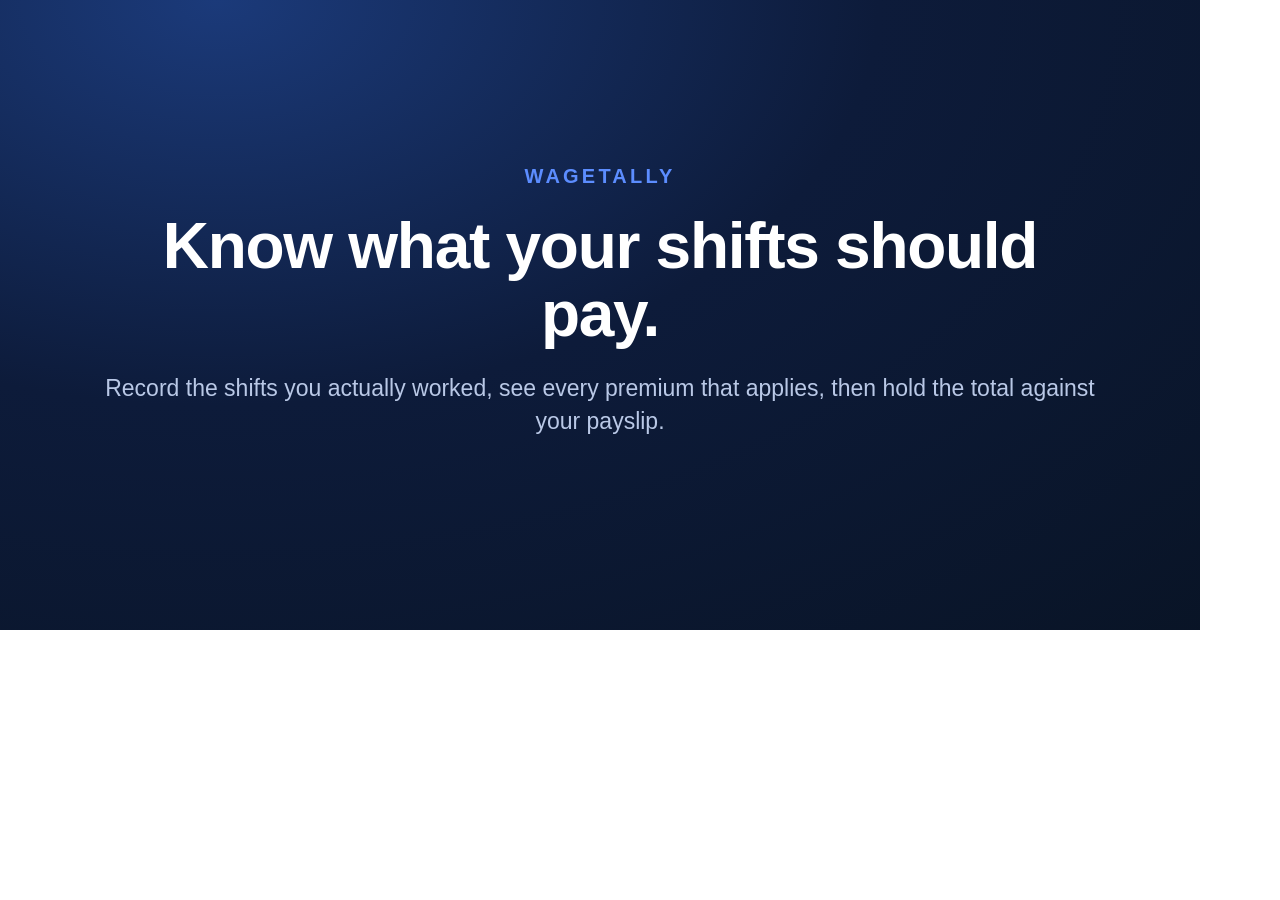
<file: tools/og-card.html>
<!doctype html>
<!-- Generator for the 1200x630 social cards. Rendered headless at exactly
     1200x630; see tools/README-og.md for the commands. Kept in the repo so the
     cards can be regenerated when the wordmark, claim or domain changes.

     Two cards from one file, chosen with ?card=home or ?card=ie:
       home — every page except the Ireland beta. Text only, deliberately: the
              only device shots that are brand-clean and general are the US set,
              and putting a dollar figure on the card for a site whose current
              push is Ireland reads as a mismatch.
       ie   — the Ireland beta page, and the card that actually gets shared in
              outreach. It carries a real device shot, because a nurse who has
              never heard of WageTally is deciding in one glance whether this is
              a working app or a landing page.

     The device shot is windowed out of the shipped composite with the same
     percentages styles.css uses, so no extra asset has to be committed and the
     phone can never drift from what the site shows. -->
<html lang="en"><head><meta charset="utf-8">
<style>
  html,body{margin:0;padding:0;width:1200px;height:630px;overflow:hidden}
  .card{width:1200px;height:630px;display:flex;align-items:center;
        background:radial-gradient(120% 140% at 18% 0%, #1b3a7a 0%, #0d1b3a 46%, #091426 100%);
        font-family:-apple-system,BlinkMacSystemFont,"Segoe UI",Inter,sans-serif;position:relative}
  .left{padding:0 96px;width:100%;text-align:center}
  .eyebrow{font-size:20px;font-weight:700;letter-spacing:.16em;color:#5C8DFF;margin:0 0 22px}
  h1{font-size:64px;line-height:1.06;letter-spacing:-.02em;color:#fff;margin:0 0 24px;font-weight:800}
  p{font-size:23px;line-height:1.42;color:#b9c8e6;margin:0 0 30px}
  .pill{display:inline-block;padding:15px 32px;border-radius:999px;border:1px solid #5C8DFF;
        color:#fff;font-size:20px;font-weight:700}

  /* Two-column variant, used when a device shot is present. */
  body.has-phone .left{width:auto;max-width:660px;text-align:left;padding:0 0 0 84px}
  body.has-phone h1{font-size:54px}
  body.has-phone p{font-size:21px;margin-bottom:26px}

  .phone{position:absolute;right:86px;top:78px;width:296px;
         aspect-ratio:758 / 1611;border-radius:40px;overflow:hidden;
         background:#0b0d11;border:9px solid #10182b;
         box-shadow:0 30px 70px rgba(0,0,0,.5)}
  /* Same window styles.css performs: the composite is 1290 wide and the device
     box inside it is 758 x 1611 at x 266, y 980. */
  .phone img{position:absolute;width:170.185%;left:-35.092%;top:-60.832%;max-width:none}
</style></head><body>
<div class="card">
  <div class="left">
    <p class="eyebrow" id="eyebrow"></p>
    <h1 id="headline"></h1>
    <p id="sub"></p>
    <span class="pill" id="pill"></span>
  </div>
  <div class="phone" id="phone" hidden>
    <img src="../assets/web/WageTallyIE-02-BuiltAroundHSEPay.jpg" alt="">
  </div>
</div>
<script>
  var CARDS = {
    home: {
      eyebrow: 'WAGETALLY',
      headline: 'Know what your shifts should pay.',
      sub: 'Record the shifts you actually worked, see every premium that applies, then hold the total against your payslip.',
      // No pill. "On the App Store" would send people to a listing still named
      // ShiftProof Pay Tracker, and a pricing claim is not worth the risk here.
      pill: '',
      phone: false
    },
    ie: {
      eyebrow: 'WAGETALLY · IRELAND BETA',
      headline: 'Expected pay for the shifts you actually worked.',
      sub: "Built around HSE pay. We're looking for nurses and midwives to test it against their real payslips.",
      pill: 'Now recruiting testers',
      phone: true
    }
  };
  var key = new URLSearchParams(location.search).get('card') || 'home';
  var c = CARDS[key] || CARDS.home;
  document.getElementById('eyebrow').textContent = c.eyebrow;
  document.getElementById('headline').textContent = c.headline;
  document.getElementById('sub').textContent = c.sub;
  var pill = document.getElementById('pill');
  if (c.pill) { pill.textContent = c.pill; } else { pill.remove(); }
  if (c.phone) {
    document.body.classList.add('has-phone');
    document.getElementById('phone').hidden = false;
  }
</script>
</body></html>
</file>
<file: styles.css>
/* WageTally Marketing Website */
/* Design System */

:root {
  --color-brand-blue: #5C8DFF;
  --color-text-primary: #FFFFFF;
  --color-text-secondary: #A9BEE3;
  --color-bg-gradient-1: #060a16;
  --color-bg-gradient-2: #0b1630;
  --color-bg-gradient-3: #122448;
  --color-bg-gradient-4: #16305e;
  --color-glass-bg: rgba(255, 255, 255, 0.06);
  --color-glass-border: rgba(255, 255, 255, 0.14);
  --color-glass-pro-bg: rgba(92, 141, 255, 0.14);
  --color-glass-pro-border: rgba(92, 141, 255, 0.4);
  --font-system: -apple-system, BlinkMacSystemFont, "SF Pro Display", "Segoe UI", Roboto, Helvetica, Arial, sans-serif;
}

* {
  margin: 0;
  padding: 0;
  box-sizing: border-box;
}

html {
  scroll-behavior: smooth;
  color-scheme: dark;
}

body {
  font-family: var(--font-system);
  background: linear-gradient(165deg, var(--color-bg-gradient-1) 0%, var(--color-bg-gradient-2) 35%, var(--color-bg-gradient-3) 70%, var(--color-bg-gradient-4) 100%);
  background-attachment: fixed;
  color: var(--color-text-primary);
  line-height: 1.6;
  overflow-x: hidden;
}

body::before {
  content: '';
  position: fixed;
  top: 0;
  left: 0;
  right: 0;
  height: 60%;
  background: radial-gradient(ellipse at 50% 20%, rgba(70, 132, 255, 0.28), transparent 60%);
  pointer-events: none;
  z-index: -1;
}

/* Typography */
h1 {
  font-size: clamp(2.5rem, 8vw, 8.25rem);
  font-weight: 800;
  letter-spacing: -0.03em;
  line-height: 1.05;
  margin-bottom: 1.5rem;
  color: var(--color-text-primary);
}

h2 {
  font-size: clamp(1.75rem, 5vw, 3.25rem);
  font-weight: 800;
  letter-spacing: -0.02em;
  line-height: 1.1;
  margin-bottom: 1.25rem;
}

h3 {
  font-size: 1.5rem;
  font-weight: 700;
  margin-bottom: 1rem;
}

.eyebrow {
  font-size: 0.8rem;
  font-weight: 700;
  letter-spacing: 0.3em;
  text-transform: uppercase;
  color: var(--color-brand-blue);
  margin-bottom: 1rem;
}

.subheading {
  font-size: clamp(1.25rem, 3vw, 2rem);
  font-weight: 500;
  color: var(--color-text-secondary);
  line-height: 1.35;
  margin-bottom: 2rem;
}

body-text {
  font-size: 1rem;
  color: var(--color-text-secondary);
  line-height: 1.6;
}

/* Navigation */
header {
  position: sticky;
  top: 0;
  z-index: 100;
  backdrop-filter: blur(10px);
  background: rgba(6, 10, 22, 0.7);
  border-bottom: 1px solid rgba(255, 255, 255, 0.1);
}

.nav-container {
  max-width: 1400px;
  margin: 0 auto;
  padding: 1.25rem 1.5rem;
  display: flex;
  justify-content: space-between;
  align-items: center;
}

.logo {
  font-size: 1.25rem;
  font-weight: 800;
  letter-spacing: 0.15em;
  color: var(--color-text-primary);
  text-decoration: none;
}

.nav-links ul {
  display: flex;
  gap: 2.5rem;
  list-style: none;
  margin: 0;
  padding: 0;
}

.nav-links a {
  color: var(--color-text-secondary);
  text-decoration: none;
  font-weight: 500;
  transition: color 0.3s ease;
}

.nav-links a:hover {
  color: var(--color-brand-blue);
}

a:focus-visible,
.mobile-menu-btn:focus-visible,
.faq-question:focus-visible,
.btn:focus-visible {
  outline: 3px solid rgba(92, 141, 255, 0.75);
  outline-offset: 4px;
}

.btn:focus-visible {
  border-radius: 999px;
}

.mobile-menu-btn {
  display: none;
  background: none;
  border: none;
  color: var(--color-text-primary);
  font-size: 1.5rem;
  cursor: pointer;
  /* On a phone this is the only way into the nav, so the hit area has to clear
     the 44px minimum. The glyph keeps its size; only the box around it grows. */
  min-width: 44px;
  min-height: 44px;
  line-height: 44px;
  text-align: center;
  padding: 0;
}

/* Buttons */
.btn {
  display: inline-block;
  padding: 0.875rem 2rem;
  border-radius: 999px;
  font-weight: 700;
  text-decoration: none;
  transition: all 0.3s ease;
  font-size: 1rem;
  text-align: center;
  border: none;
  cursor: pointer;
}

.btn-primary {
  background: var(--color-brand-blue);
  color: var(--color-text-primary);
  box-shadow: 0 4px 15px rgba(92, 141, 255, 0.3);
}

.btn-primary:hover {
  transform: translateY(-2px);
  box-shadow: 0 8px 25px rgba(92, 141, 255, 0.4);
}

.btn-secondary {
  background: transparent;
  border: 1.5px solid rgba(255, 255, 255, 0.2);
  color: var(--color-text-primary);
}

.btn-secondary:hover {
  border-color: rgba(255, 255, 255, 0.4);
  background: rgba(255, 255, 255, 0.05);
}

/* Container & Layout */
.container {
  max-width: 1200px;
  margin: 0 auto;
  padding: 0 1.5rem;
}

.section {
  padding: 5rem 1.5rem;
}

.section-hero {
  padding: 8rem 1.5rem;
  text-align: center;
}

.hero-text {
  margin-bottom: 3rem;
}

/* Glass Cards */
.glass-card {
  background: var(--color-glass-bg);
  border: 1px solid var(--color-glass-border);
  border-radius: 20px;
  padding: 2rem;
  backdrop-filter: blur(10px);
  -webkit-backdrop-filter: blur(10px);
  transition: all 0.3s ease;
}

.glass-card:hover {
  background: rgba(255, 255, 255, 0.08);
  border-color: rgba(255, 255, 255, 0.2);
}

.glass-card-pro {
  background: var(--color-glass-pro-bg);
  border: 1.5px solid var(--color-glass-pro-border);
}

.glass-card-pro:hover {
  background: rgba(92, 141, 255, 0.2);
  border-color: rgba(92, 141, 255, 0.6);
}

/* ==========================================================================
   Device gallery
   The source images are 1290x2796 App Store compositions. Measured from them,
   the phone occupies exactly 759 x 1612 at x 265, with an 82px corner radius.
   .device windows onto precisely that box, so none of the composition's own
   background comes with it.

   That matters: the comp carries a steep internal gradient (rgb(10,20,43) at
   its top through rgb(19,41,82) at its bottom) while the page background is a
   fixed gradient running a different direction. Any comp background left in
   frame can only match the page along one horizontal line, and reads as a
   rectangular patch everywhere else. Cropping it out is the only real fix —
   an edge feather cannot hide a mismatch that spans the whole box.

   Percentages are the device box expressed against the container:
     width  1290/759 = 169.960%
     left   -265/759 = -34.914%
     top    -deviceTop/1612 = --crop-y, the one per-slide value
     radius 82/759 and 82/1612, so it stays 82px at any rendered size

   Measure these from the image; do not derive them from the white screen's
   bounds. Deriving cost 24px off the bottom of the phone, which put the crop
   edge through the screen instead of the bezel.
   ========================================================================== */
.device {
  position: relative;
  width: 100%;
  aspect-ratio: 759 / 1612;
  overflow: hidden;
  border-radius: 10.804% / 5.087%;
  box-shadow: 0 30px 60px rgba(0, 0, 0, 0.5), 0 8px 20px rgba(6, 10, 22, 0.4);
}

.device img {
  position: absolute;
  width: 169.960%;
  height: auto;
  left: -34.914%;
  top: var(--crop-y, -59.553%);
  display: block;
}

/* --------------------------------------------------------------------------
   Base layout: a horizontal swipe carousel with snap points. This is what
   mobile, tablet, reduced-motion and no-JS visitors get, and it must stand on
   its own — no scroll-jacking on touch, where it fights native momentum.

   Deliberately not pinned on phones: pinning makes the device share one
   viewport height with the headline, shrinking it to ~225px, at which point
   the in-app figures stop being readable. Those figures are the pitch.
   -------------------------------------------------------------------------- */
.pin {
  padding: 5rem 0;
}

.pin-stage {
  margin: 0 auto;
}

/* The cross-fading copy is a desktop-only affordance; on mobile each slide
   carries its own caption and only the rail is kept from this block. */
.pin-copy {
  order: 2;
}

.pin-copy [data-copy] {
  display: none;
}

.pin-track {
  display: flex;
  flex-direction: row;
  gap: 1.5rem;
  list-style: none;
  overflow-x: auto;
  /* Both slides peek in at the edges, which is the affordance that says
     "swipe me"; the padding lets the first and last still reach centre. */
  padding-inline: 11vw;
  scroll-snap-type: x mandatory;
  overscroll-behavior-x: contain;
  -webkit-overflow-scrolling: touch;
  scrollbar-width: none;
}

.pin-track::-webkit-scrollbar {
  display: none;
}

.slide {
  margin: 0;
  flex: 0 0 min(78vw, 420px);
  scroll-snap-align: center;
  display: flex;
  flex-direction: column;
  align-items: center;
  gap: 1.5rem;
  /* Opacity only, never scale: animating scale inside a snap container
     fights the snap and produces visible jitter on touch. */
  opacity: 0.55;
  transition: opacity 0.35s ease;
}

.slide.is-active {
  opacity: 1;
}

.slide figcaption {
  max-width: 34ch;
  text-align: center;
}

.slide figcaption h3 {
  font-size: 1.6rem;
  font-weight: 800;
  letter-spacing: -0.02em;
  line-height: 1.15;
  margin-bottom: 0.75rem;
}

.slide figcaption p:not(.eyebrow) {
  color: var(--color-text-secondary);
  line-height: 1.6;
}

/* Shown in both modes — on mobile it sits under the carousel, on desktop
   under the copy column. */
.pin-rail {
  display: flex;
  justify-content: center;
  gap: 0.5rem;
  list-style: none;
  margin-top: 2.5rem;
}

.pin-rail li {
  width: 2.25rem;
  height: 3px;
  border-radius: 999px;
  background: rgba(255, 255, 255, 0.16);
  transition: background 0.3s ease;
}

.pin-rail li.is-active {
  background: var(--color-brand-blue);
}

.pin-track:focus-visible {
  outline: 2px solid var(--color-brand-blue);
  outline-offset: 8px;
  border-radius: 12px;
}

/* --------------------------------------------------------------------------
   Pinned layout. Applied only when main.js adds .is-pinned, which it does
   solely at >=1024px with prefers-reduced-motion unset. Everything above
   remains the fallback.
   -------------------------------------------------------------------------- */
/* JS owns the height while pinned; padding would offset the sticky maths. */
.pin.is-pinned {
  padding: 0;
}

.pin.is-pinned .pin-stage {
  position: sticky;
  top: 0;
  height: 100vh;
  display: flex;
  align-items: center;
  gap: 3rem;
  max-width: none;
  padding: 0 0 0 max(3rem, calc((100vw - 1400px) / 2 + 1.5rem));
  overflow: hidden;
}

.pin.is-pinned .pin-copy {
  display: block;
  order: 0;
  flex: 0 0 30%;
  max-width: 26rem;
}

.pin.is-pinned .pin-copy [data-copy] {
  display: block;
}

.pin.is-pinned .pin-copy h2 {
  font-size: clamp(1.9rem, 2.6vw, 2.9rem);
  margin-bottom: 1rem;
}

.pin.is-pinned .pin-copy > p:not(.eyebrow) {
  color: var(--color-text-secondary);
  font-size: 1.05rem;
  line-height: 1.65;
}

/* Cross-fade between slides' copy */
.pin.is-pinned .pin-copy [data-copy] {
  transition: opacity 0.32s ease, transform 0.32s ease;
}

.pin.is-pinned .pin-copy.is-swapping [data-copy] {
  opacity: 0;
  transform: translateY(0.5rem);
}

.pin.is-pinned .pin-rail {
  justify-content: flex-start;
}

/* The track's own clipping window. Without it, slides translating leftwards
   pass underneath the copy column instead of disappearing behind its edge. */
.pin.is-pinned .pin-viewport {
  flex: 1 1 auto;
  min-width: 0;
  overflow: hidden;
  align-self: center;
}

/* Reset the carousel defaults: while pinned, position comes from a transform,
   so native scrolling and snapping must be off. */
.pin.is-pinned .pin-track {
  align-items: center;
  gap: 3.5rem;
  overflow: visible;
  padding-inline: 0;
  scroll-snap-type: none;
  will-change: transform;
}

.pin.is-pinned .slide {
  flex: 0 0 auto;
  gap: 0;
  scroll-snap-align: none;
  opacity: 0.4;
  transform: scale(0.93);
  transition: opacity 0.45s ease, transform 0.45s ease;
}

.pin.is-pinned .slide.is-active {
  opacity: 1;
  transform: scale(1);
}

.pin.is-pinned .slide .device {
  width: auto;
  height: 74vh;
  max-width: none;
}

/* Brand glow behind the focused device */
.pin.is-pinned .slide::before {
  content: '';
  position: absolute;
  inset: -12% -22%;
  background: radial-gradient(closest-side, rgba(92, 141, 255, 0.30), transparent 100%);
  opacity: 0;
  transition: opacity 0.45s ease;
  pointer-events: none;
  z-index: -1;
}

.pin.is-pinned .slide {
  position: relative;
}

.pin.is-pinned .slide.is-active::before {
  opacity: 1;
}

/* Captions live in the left column while pinned */
.pin.is-pinned .slide figcaption {
  display: none;
}

/* Industries Grid
   Explicit track counts, not auto-fit: 8 pills must divide evenly (2x4 or 4x2)
   or the last row is left orphaned. */
.industries {
  display: grid;
  grid-template-columns: repeat(2, minmax(0, 1fr));
  gap: 1rem;
  margin: 3rem 0;
}

@media (min-width: 900px) {
  .industries {
    grid-template-columns: repeat(4, minmax(0, 1fr));
    gap: 1.5rem;
  }
}

.industry-pill {
  background: rgba(255, 255, 255, 0.07);
  border: 1px solid rgba(255, 255, 255, 0.14);
  border-radius: 999px;
  padding: 1rem 1.5rem;
  text-align: center;
  font-weight: 600;
  font-size: 1.1rem;
  display: flex;
  align-items: center;
  justify-content: center;
  gap: 0.75rem;
  transition: all 0.3s ease;
}

.industry-pill:hover {
  background: rgba(255, 255, 255, 0.1);
  border-color: rgba(92, 141, 255, 0.5);
}

.industry-icon {
  font-size: 1.5rem;
}

/* Pricing Cards */
/* Explicit 2 tracks — auto-fit was resolving to a dead third column. */
.pricing-grid {
  display: grid;
  grid-template-columns: minmax(0, 1fr);
  gap: 2rem;
  margin: 3rem 0;
  max-width: 900px;
  margin-inline: auto;
}

@media (min-width: 768px) {
  .pricing-grid {
    grid-template-columns: repeat(2, minmax(0, 1fr));
  }
}

.pricing-card {
  display: flex;
  flex-direction: column;
  gap: 1.5rem;
}

.pricing-card h3 {
  font-size: 2rem;
  margin-bottom: 0.5rem;
}

.pricing-features {
  display: flex;
  flex-direction: column;
  gap: 1rem;
  flex: 1;
}

.pricing-features li {
  list-style: none;
  padding-left: 0;
  color: var(--color-text-secondary);
  font-size: 0.95rem;
  line-height: 1.5;
}

.pricing-features li:before {
  content: '✓ ';
  color: var(--color-brand-blue);
  font-weight: 700;
  margin-right: 0.5rem;
}

.pricing-cta {
  font-size: 1.25rem;
  font-weight: 700;
  color: var(--color-text-primary);
}

/* Privacy Strip */
.privacy-strip {
  background: rgba(255, 255, 255, 0.04);
  border: 1px solid rgba(255, 255, 255, 0.1);
  border-radius: 16px;
  padding: 2rem;
  text-align: center;
  margin: 3rem 0;
  font-size: 1rem;
  color: var(--color-text-secondary);
  line-height: 1.6;
}

/* Footer */
footer {
  border-top: 1px solid rgba(255, 255, 255, 0.1);
  padding: 3rem 1.5rem;
  text-align: center;
  color: var(--color-text-secondary);
  font-size: 0.9rem;
}

.footer-content {
  max-width: 1200px;
  margin: 0 auto;
  display: grid;
  grid-template-columns: repeat(auto-fit, minmax(200px, 1fr));
  gap: 2rem;
  margin-bottom: 2rem;
  text-align: left;
}

.footer-section h4 {
  color: var(--color-text-primary);
  margin-bottom: 1rem;
  font-size: 0.9rem;
}

.footer-section ul {
  list-style: none;
}

.footer-section a {
  color: var(--color-text-secondary);
  text-decoration: none;
  transition: color 0.3s ease;
}

.footer-section a:hover {
  color: var(--color-brand-blue);
}

.footer-bottom {
  text-align: center;
  padding-top: 2rem;
  border-top: 1px solid rgba(255, 255, 255, 0.1);
}

/* Disclaimer */
.disclaimer {
  background: rgba(255, 255, 255, 0.03);
  border: 1px solid rgba(255, 255, 255, 0.08);
  border-radius: 12px;
  padding: 1.5rem;
  font-size: 0.85rem;
  color: var(--color-text-secondary);
  line-height: 1.6;
  margin: 2rem 0;
}

/* Policy Pages */
.policy-content {
  max-width: 800px;
  margin: 0 auto;
}

.policy-content h2 {
  margin-top: 2.5rem;
  margin-bottom: 1rem;
}

.policy-content h3 {
  margin-top: 1.5rem;
  margin-bottom: 0.75rem;
}

.policy-content p,
.policy-content li {
  color: var(--color-text-secondary);
  margin-bottom: 1rem;
  line-height: 1.7;
}

.policy-content ul,
.policy-content ol {
  margin-left: 1.5rem;
  margin-bottom: 1.5rem;
}

.policy-content a {
  color: var(--color-brand-blue);
  text-decoration: none;
}

.policy-content a:hover {
  text-decoration: underline;
}

/* ==========================================================================
   Article / guide pages (articles/*.html)
   ========================================================================== */
.breadcrumbs {
  font-size: 0.85rem;
  color: var(--color-text-secondary);
  margin-bottom: 1.5rem;
}

.breadcrumbs a {
  color: var(--color-brand-blue);
  text-decoration: none;
}

.breadcrumbs a:hover {
  text-decoration: underline;
}

.article-meta {
  color: var(--color-text-secondary);
  font-size: 0.85rem;
  margin-bottom: 2.5rem;
  padding-bottom: 1.5rem;
  border-bottom: 1px solid rgba(255, 255, 255, 0.1);
}

.article-cta-box {
  background: var(--color-glass-pro-bg);
  border: 1.5px solid var(--color-glass-pro-border);
  border-radius: 16px;
  padding: 1.75rem;
  margin: 2.5rem 0;
  text-align: center;
}

.article-cta-box p {
  color: var(--color-text-secondary);
  margin-bottom: 1rem;
}

.article-image {
  margin: 2rem 0;
  display: flex;
  justify-content: center;
}

.article-image .device {
  max-width: 260px;
}

.related-heading {
  margin-top: 3rem;
}

.related-grid {
  display: grid;
  grid-template-columns: 1fr;
  gap: 1rem;
  margin-top: 1rem;
}

@media (min-width: 640px) {
  .related-grid {
    grid-template-columns: repeat(2, minmax(0, 1fr));
  }
}

.related-card {
  background: var(--color-glass-bg);
  border: 1px solid var(--color-glass-border);
  border-radius: 14px;
  padding: 1.25rem;
  text-decoration: none;
  display: block;
  transition: all 0.3s ease;
}

.related-card:hover {
  background: rgba(255, 255, 255, 0.08);
  border-color: rgba(255, 255, 255, 0.2);
}

.related-card h3 {
  color: var(--color-text-primary);
  font-size: 1rem;
  margin-bottom: 0.35rem;
}

.related-card p {
  color: var(--color-text-secondary);
  font-size: 0.85rem;
  margin: 0;
}

/* Articles index / hub page */
.articles-index-grid {
  display: grid;
  grid-template-columns: 1fr;
  gap: 1.5rem;
  max-width: 900px;
  margin: 0 auto;
}

@media (min-width: 768px) {
  .articles-index-grid {
    grid-template-columns: repeat(2, minmax(0, 1fr));
  }
}

.article-index-card {
  background: var(--color-glass-bg);
  border: 1px solid var(--color-glass-border);
  border-radius: 20px;
  padding: 1.75rem;
  text-decoration: none;
  display: block;
  transition: all 0.3s ease;
}

.article-index-card:hover {
  background: rgba(255, 255, 255, 0.08);
  border-color: rgba(255, 255, 255, 0.2);
}

.article-index-card h2 {
  color: var(--color-text-primary);
  font-size: 1.25rem;
  margin-bottom: 0.5rem;
}

.article-index-card p {
  color: var(--color-text-secondary);
  font-size: 0.9rem;
  line-height: 1.55;
  margin: 0;
}

/* ==========================================================================
   Homepage depth sections: section-intro, how-it-works steps, worked example
   ========================================================================== */
.section-intro {
  text-align: center;
  max-width: 640px;
  margin: 0 auto 3rem;
}

.cta-heading {
  /* Semantically an h2 (only one h1 per page), sized to match the closing
     hero's original visual weight. */
  font-size: clamp(2.5rem, 8vw, 8.25rem);
  font-weight: 800;
  letter-spacing: -0.03em;
  line-height: 1.05;
  margin-bottom: 1.5rem;
  color: var(--color-text-primary);
}

/* How it works */
.steps {
  list-style: none;
  display: grid;
  grid-template-columns: 1fr;
  gap: 2rem;
  max-width: 1000px;
  margin: 0 auto;
}

.step {
  text-align: center;
  padding: 0 1rem;
}

.step-number {
  display: inline-flex;
  align-items: center;
  justify-content: center;
  width: 2.75rem;
  height: 2.75rem;
  border-radius: 50%;
  background: var(--color-glass-bg);
  border: 1px solid var(--color-glass-border);
  color: var(--color-brand-blue);
  font-weight: 800;
  font-size: 1.1rem;
  margin-bottom: 1.25rem;
}

.step h3 {
  font-size: 1.25rem;
  margin-bottom: 0.5rem;
}

.step p {
  color: var(--color-text-secondary);
  line-height: 1.6;
  font-size: 0.95rem;
}

@media (min-width: 768px) {
  .steps {
    grid-template-columns: repeat(3, minmax(0, 1fr));
  }
}

/* Worked example */
.worked-example {
  max-width: 640px;
  margin: 0 auto;
}

.worked-example-header {
  display: flex;
  flex-wrap: wrap;
  justify-content: space-between;
  align-items: baseline;
  gap: 0.35rem 1rem;
  padding-bottom: 1.25rem;
  margin-bottom: 1.25rem;
  border-bottom: 1px solid rgba(255, 255, 255, 0.1);
  font-weight: 600;
  color: var(--color-text-secondary);
}

.worked-example-header > span:first-child {
  white-space: nowrap;
}

.worked-example-total {
  font-size: 1.5rem;
  font-weight: 800;
  color: var(--color-text-primary);
}

.worked-example-rows {
  display: flex;
  flex-direction: column;
  gap: 1rem;
}

.worked-example-row {
  display: flex;
  justify-content: space-between;
  align-items: baseline;
  gap: 1rem;
}

.worked-example-row dt {
  color: var(--color-text-secondary);
  font-size: 0.95rem;
}

.worked-example-row dd {
  font-weight: 700;
  color: var(--color-text-primary);
  white-space: nowrap;
}

.worked-example-note {
  display: block;
  font-size: 0.8rem;
  color: var(--color-text-secondary);
  opacity: 0.75;
  margin-top: 0.15rem;
}

.worked-example-highlight {
  padding: 0.85rem 1rem;
  background: rgba(92, 141, 255, 0.1);
  border: 1px solid rgba(92, 141, 255, 0.25);
  border-radius: 12px;
}

.worked-example-row-total {
  padding-top: 1rem;
  margin-top: 0.25rem;
  border-top: 1px solid rgba(255, 255, 255, 0.1);
}

.worked-example-row-total dt {
  color: var(--color-text-primary);
  font-weight: 700;
}

.worked-example-row-total dd {
  font-size: 1.35rem;
  color: var(--color-brand-blue);
}

/* FAQ */
.faq-list {
  max-width: 720px;
  margin: 0 auto;
}

.faq-more {
  text-align: center;
  color: var(--color-text-secondary);
  margin-top: 1.5rem;
}

.faq-more a {
  color: var(--color-brand-blue);
  text-decoration: none;
}

.faq-more a:hover {
  text-decoration: underline;
}

.faq-item {
  background: var(--color-glass-bg);
  border: 1px solid var(--color-glass-border);
  border-radius: 16px;
  padding: 1.5rem;
  margin-bottom: 1rem;
  cursor: pointer;
  transition: all 0.3s ease;
}

.faq-item:hover {
  background: rgba(255, 255, 255, 0.08);
  border-color: rgba(255, 255, 255, 0.2);
}

.faq-question {
  font-weight: 700;
  color: var(--color-text-primary);
  margin-bottom: 0.75rem;
  display: flex;
  justify-content: space-between;
  align-items: center;
  border-radius: 8px;
}

.faq-answer {
  color: var(--color-text-secondary);
  line-height: 1.7;
  max-height: 0;
  overflow: hidden;
  transition: max-height 0.3s ease;
}

.faq-item.open .faq-answer {
  max-height: 500px;
}

.faq-toggle {
  display: inline-block;
  transition: transform 0.3s ease;
  font-size: 1.25rem;
}

.faq-item.open .faq-toggle {
  transform: rotate(180deg);
}

/* Accessibility */
@media (prefers-reduced-motion: reduce) {
  * {
    animation-duration: 0.01ms !important;
    animation-iteration-count: 1 !important;
    transition-duration: 0.01ms !important;
    scroll-behavior: auto !important;
  }
}

/* Responsive */
@media (max-width: 768px) {
  .nav-links {
    display: none;
  }

  /* Opened by the hamburger button in main.js */
  .nav-links.active {
    display: block;
    position: absolute;
    top: 100%;
    left: 0;
    right: 0;
    padding: 0.5rem 1.5rem 1.25rem;
    background: rgba(6, 10, 22, 0.96);
    backdrop-filter: blur(10px);
    -webkit-backdrop-filter: blur(10px);
    border-bottom: 1px solid rgba(255, 255, 255, 0.1);
  }

  .nav-links.active ul {
    flex-direction: column;
    gap: 1rem;
  }

  .nav-container {
    position: relative;
  }

  .mobile-menu-btn {
    display: block;
  }

  .industry-pill {
    padding: 0.75rem 1rem;
    font-size: 0.95rem;
  }

  .section-hero {
    padding: 4rem 1.5rem;
  }

  .section {
    padding: 3rem 1.5rem;
  }

  .footer-content {
    grid-template-columns: 1fr;
    text-align: center;
  }

  .footer-section a {
    display: inline;
    margin: 0 0.5rem;
  }

  h1 {
    font-size: clamp(1.75rem, 5vw, 2.5rem);
  }
}

/* ─────────────────────────────────────────────────────────────
   Ireland Beta page
   Additive only. Reuses the existing tokens, radii and glass
   treatment — no new colours, no new type scale.
   ───────────────────────────────────────────────────────────── */

.beta-qualifier {
  margin-top: 1.5rem;
  font-size: 0.95rem;
  line-height: 1.6;
  color: var(--color-text-secondary);
  max-width: 46ch;
  margin-left: auto;
  margin-right: auto;
  text-align: center;
}

/* Screenshot trio ------------------------------------------------ */
.ie-screens {
  display: grid;
  gap: 3rem;
  grid-template-columns: 1fr;
  max-width: 420px;
  margin: 0 auto;
}
.ie-screen {
  margin: 0;
  display: flex;
  flex-direction: column;
  align-items: center;
  gap: 1.5rem;
}
.ie-screen .device { width: 100%; }
.ie-screen figcaption { text-align: center; }
.ie-screen figcaption h3 {
  font-size: 1.25rem;
  margin-bottom: 0.5rem;
  color: var(--color-text-primary);
}
.ie-screen figcaption p {
  color: var(--color-text-secondary);
  line-height: 1.6;
  margin: 0;
}

/* Two-up cards --------------------------------------------------- */
.ie-two-up {
  display: grid;
  gap: 1.5rem;
  grid-template-columns: 1fr;
}
.ie-two-up h3 {
  font-size: 1.15rem;
  margin-bottom: 0.75rem;
  color: var(--color-text-primary);
}
.ie-two-up p {
  color: var(--color-text-secondary);
  line-height: 1.7;
  margin: 0;
}

/* Prose block ---------------------------------------------------- */
.ie-prose {
  max-width: 62ch;
  margin: 0 auto;
}
.ie-prose p {
  color: var(--color-text-secondary);
  line-height: 1.75;
  margin-bottom: 1.25rem;
}
.ie-prose strong { color: var(--color-text-primary); }

/* First-run checklist -------------------------------------------- */
.ie-firstrun {
  max-width: 62ch;
  margin: 3rem auto 0;
}
.ie-firstrun h3 {
  font-size: 1.15rem;
  margin-bottom: 0.75rem;
  color: var(--color-text-primary);
}
.ie-firstrun > p {
  color: var(--color-text-secondary);
  line-height: 1.7;
  margin-bottom: 1rem;
}
.ie-firstrun ul {
  margin: 0;
  padding-left: 1.25rem;
  color: var(--color-text-secondary);
}
.ie-firstrun li {
  line-height: 1.7;
  margin-bottom: 0.75rem;
}
.ie-firstrun strong { color: var(--color-text-primary); }

/* Application form ----------------------------------------------- */
.ie-form-card {
  max-width: 34rem;
  margin: 0 auto;
}
.ie-field {
  border: 0;
  padding: 0;
  margin: 0 0 1.5rem;
}
.ie-field label,
.ie-field legend {
  display: block;
  font-weight: 700;
  color: var(--color-text-primary);
  margin-bottom: 0.5rem;
  font-size: 0.95rem;
}
.ie-field input[type="text"],
.ie-field input[type="email"] {
  width: 100%;
  padding: 0.875rem 1rem;
  font-family: var(--font-system);
  font-size: 1rem;
  color: var(--color-text-primary);
  background: rgba(255, 255, 255, 0.07);
  border: 1px solid var(--color-glass-border);
  border-radius: 12px;
  /* 16px keeps iOS Safari from zooming the viewport on focus. */
}
.ie-field input[type="text"]:focus,
.ie-field input[type="email"]:focus {
  outline: 2px solid var(--color-brand-blue);
  outline-offset: 1px;
  background: rgba(255, 255, 255, 0.1);
}
.ie-field input::placeholder { color: rgba(169, 190, 227, 0.5); }

.ie-radio {
  display: flex;
  align-items: flex-start;
  gap: 0.75rem;
  font-weight: 500;
  color: var(--color-text-secondary);
  margin-bottom: 0.25rem;
  /* Generous vertical padding so each option clears the 44px
     minimum tap target on a phone. */
  padding: 0.6rem 0;
  cursor: pointer;
}
.ie-radio input {
  width: 1.15rem;
  height: 1.15rem;
  margin: 0;
  flex: 0 0 auto;
  accent-color: var(--color-brand-blue);
}
.ie-hint {
  font-size: 0.85rem;
  line-height: 1.6;
  color: var(--color-text-secondary);
  opacity: 0.85;
  margin: 0.5rem 0 0;
}
.ie-form button[type="submit"] {
  width: 100%;
  margin-top: 0.5rem;
  font-size: 1.05rem;
  padding: 1rem 2rem;
}
.ie-form-privacy { margin-top: 1.25rem; }

.ie-back {
  text-align: center;
  margin-top: 3rem;
}
.ie-back a {
  color: var(--color-brand-blue);
  text-decoration: none;
  font-weight: 700;
}
.ie-back a:hover { text-decoration: underline; }

@media (min-width: 768px) {
  /* The site's .steps is a 3-up. This page's first list has four, which would
     otherwise orphan the last item on its own row. */
  .steps-four { grid-template-columns: repeat(2, minmax(0, 1fr)); }
  /* Four screens now, so a 3-up would orphan the last one — same fix as
     .steps-four above. The max-width keeps each device at roughly the size it
     rendered at when this was a 3-up across the full container. */
  .ie-screens {
    grid-template-columns: repeat(2, minmax(0, 1fr));
    max-width: 920px;
    gap: 2.5rem;
  }
  .ie-two-up { grid-template-columns: repeat(2, 1fr); }
  .ie-form button[type="submit"] { width: auto; min-width: 14rem; }
}

@media (min-width: 1100px) {
  .steps-four { grid-template-columns: repeat(4, minmax(0, 1fr)); }
}

/* Native radios/checkboxes default to a muddy grey on the dark form card.
   accent-color tints the control itself without replacing the native widget,
   so the tap target and a11y semantics stay exactly as the browser built them. */
.ie-form input[type="radio"],
.ie-form input[type="checkbox"] {
  accent-color: var(--color-brand-blue);
  width: 18px;
  height: 18px;
  flex-shrink: 0;
}

/* Beta form: inline error + post-submit success state.
   Both live inside the form card so the applicant never changes page. */
.ie-form-error {
  margin: 0 0 1rem;
  padding: 0.875rem 1rem;
  border: 1px solid rgba(255, 138, 138, 0.35);
  border-radius: 10px;
  background: rgba(255, 90, 90, 0.09);
  color: #ffc9c9;
  font-size: 0.9375rem;
  line-height: 1.5;
}

.ie-form-error a { color: #fff; }

.ie-form-done { text-align: center; }

.ie-form-done h3 {
  margin: 0 0 0.5rem;
  font-size: 1.5rem;
}

.ie-form-done p { color: var(--color-text-secondary); }

.ie-form-done .btn { margin: 1.25rem 0 0.5rem; }

/* The success panel takes focus on submit; it is not an interactive control,
   so suppress the ring the tabindex would otherwise draw. */
.ie-form-done:focus { outline: none; }

/* Ireland band on the homepage. Narrower and centred so it reads as a doorway
   to a different audience rather than another feature section. */
.home-ireland {
  max-width: 760px;
  margin: 0 auto;
  text-align: center;
}

.home-ireland h2 {
  font-size: clamp(1.5rem, 4vw, 2.25rem);
  margin-bottom: 1rem;
}

.home-ireland p {
  color: var(--color-text-secondary);
  line-height: 1.65;
  margin-bottom: 1.75rem;
}
</file>
